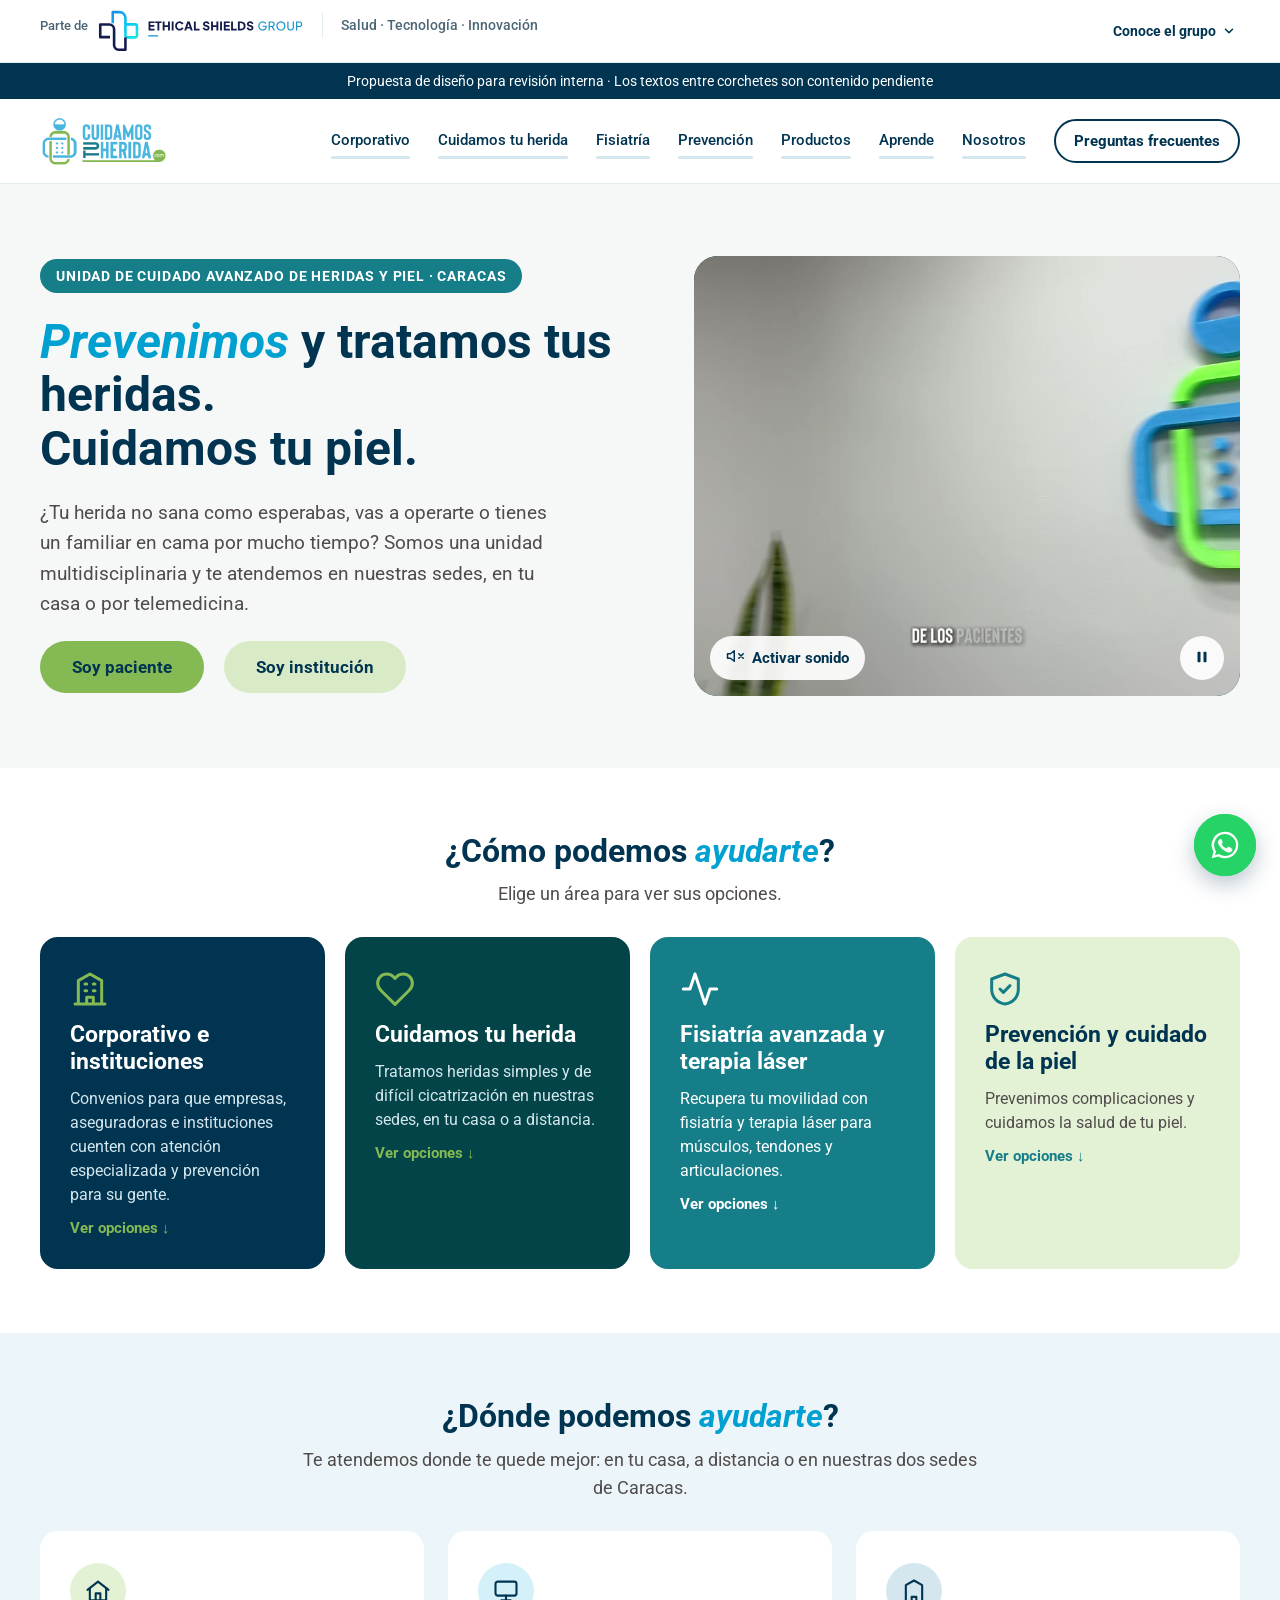
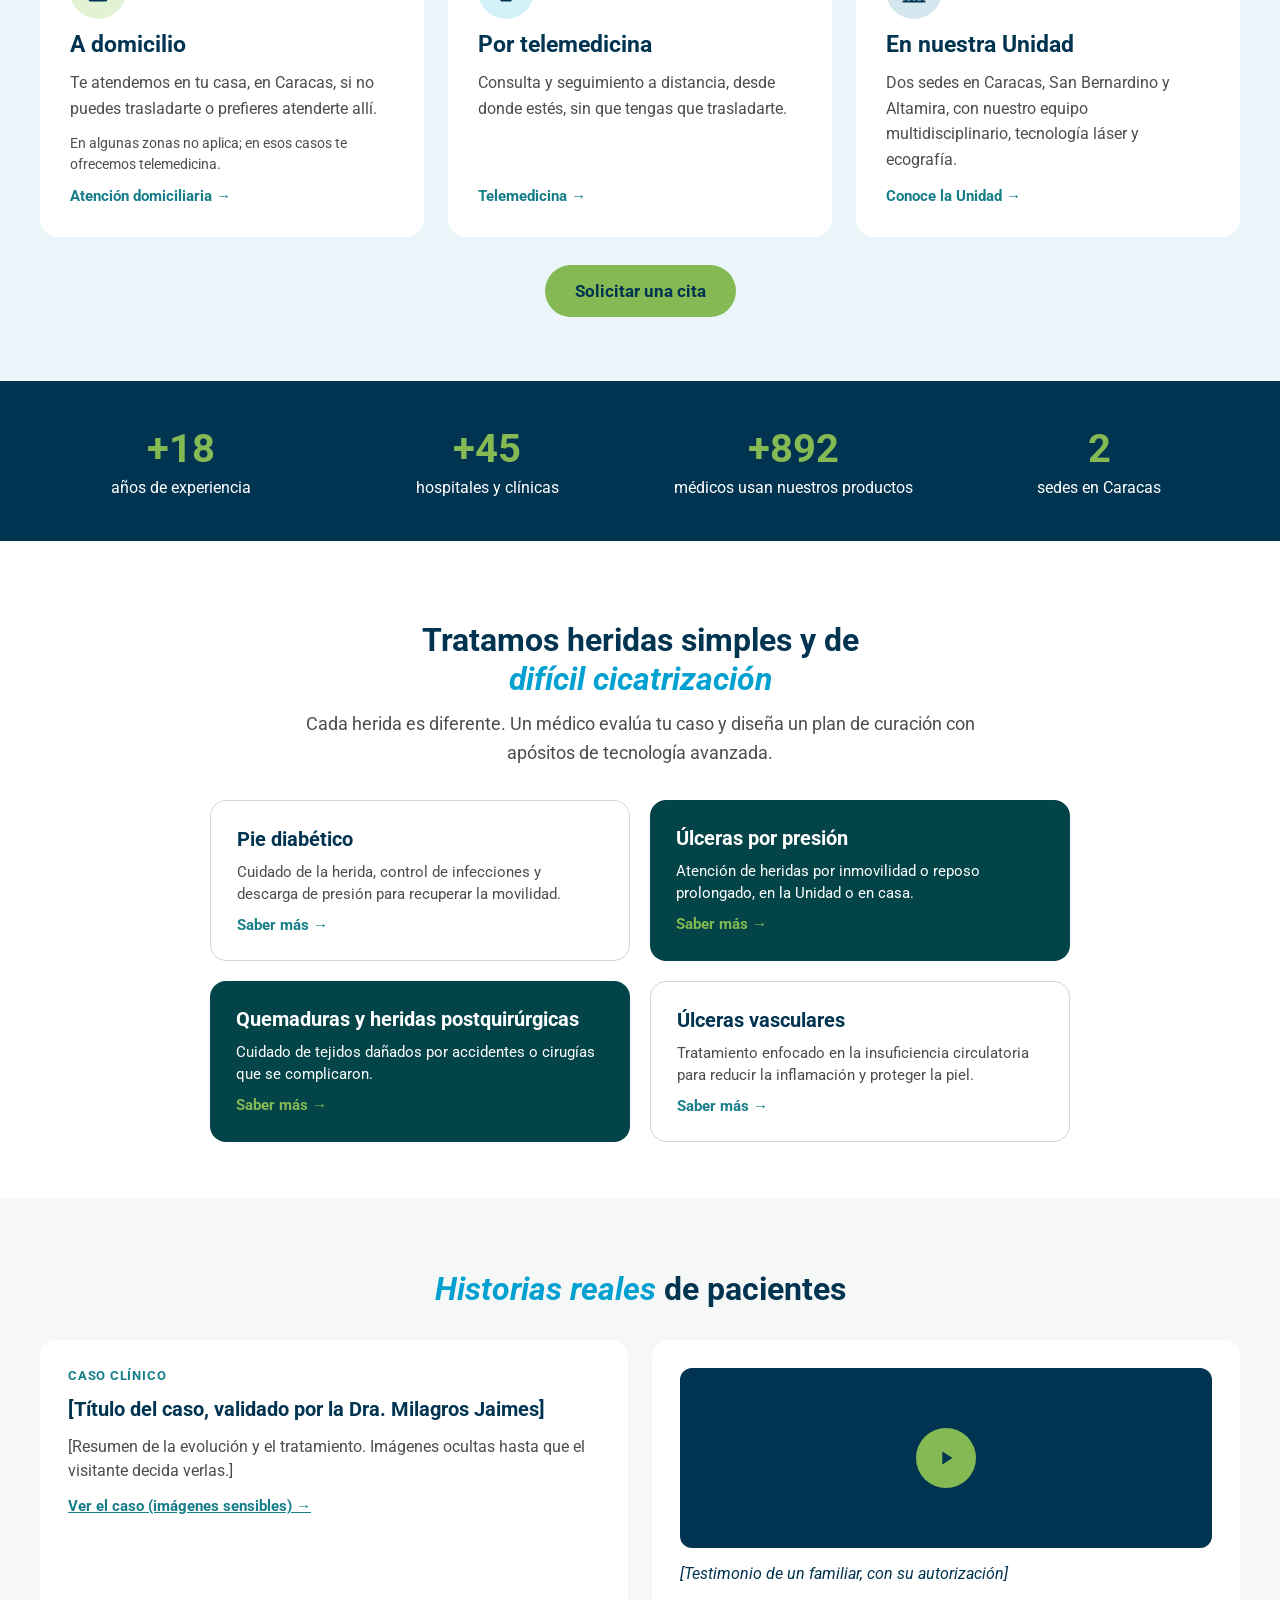
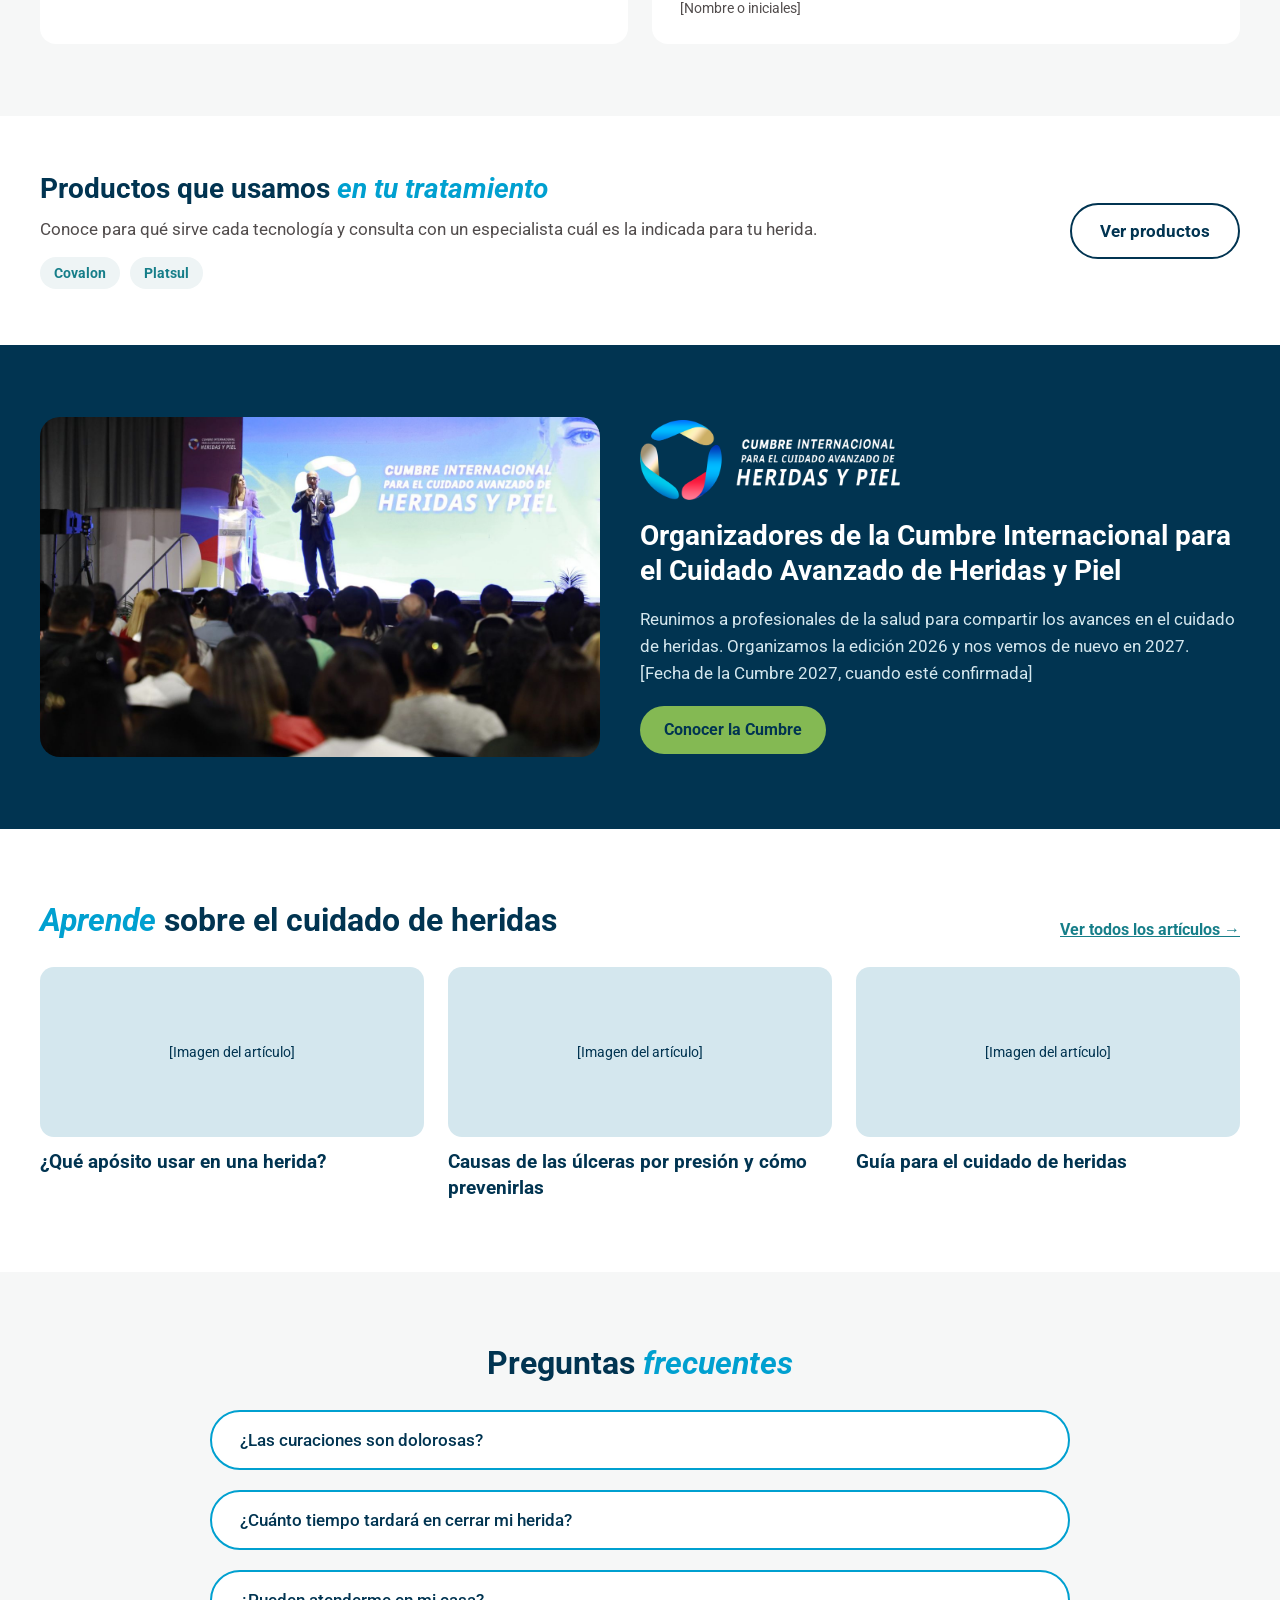
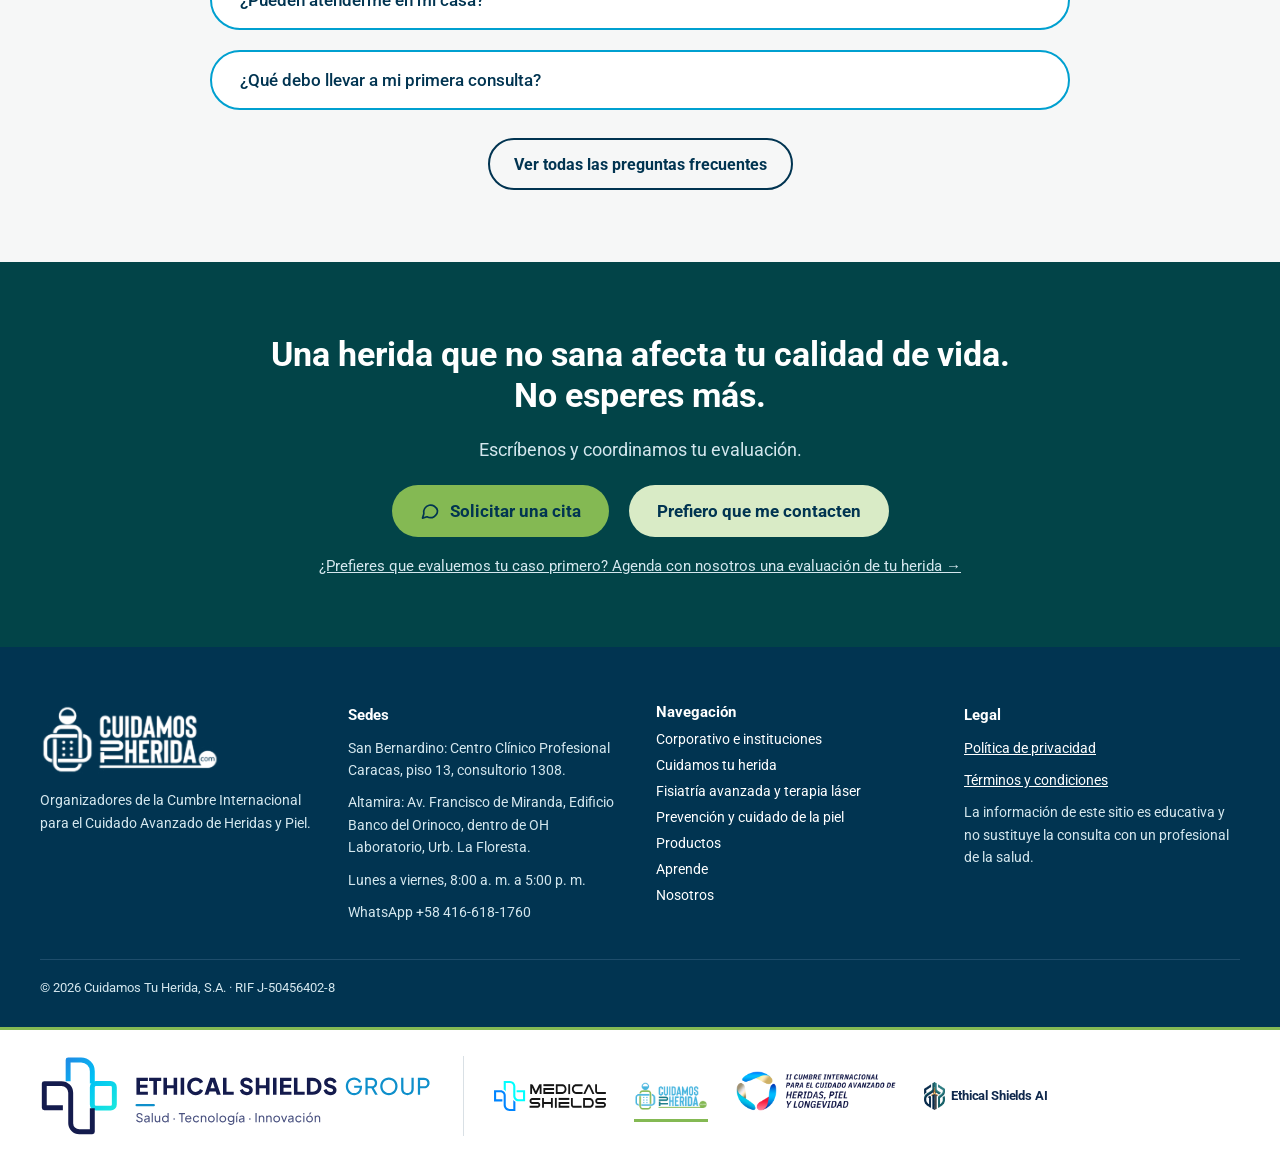
<file: index.html>
<!doctype html>
<html lang="es">
<head>
<meta charset="utf-8">
<meta name="viewport" content="width=device-width, initial-scale=1">
<meta name="robots" content="noindex, nofollow">
<title>CTH — Inicio · Propuesta para revisión</title>
<link rel="preconnect" href="https://fonts.googleapis.com">
<link rel="stylesheet" href="https://fonts.googleapis.com/css2?family=Roboto:ital,wght@0,400;0,500;0,700;1,700&amp;display=swap">
<style>
body{margin:0;background:#FFFFFF}
a{color:#167E89}a:hover{color:#013451}
summary{cursor:pointer;list-style:none}
summary::-webkit-details-marker{display:none}
.wa-float{position:fixed;right:24px;bottom:24px;z-index:50;width:62px;height:62px;border-radius:999px;background:#25D366;display:flex;align-items:center;justify-content:center;box-shadow:0 8px 22px rgba(1,52,81,.28);transition:transform .2s ease, box-shadow .2s ease}
.wa-float::before{content:"";position:absolute;inset:0;border-radius:999px;border:3px solid #25D366;animation:waPulse 2.4s ease-out infinite}
.wa-float:hover,.wa-float:focus-visible{transform:scale(1.08);box-shadow:0 12px 28px rgba(1,52,81,.35);outline:none}
.wa-tip{position:absolute;right:74px;white-space:nowrap;background:#013451;color:#FFFFFF;font-size:14px;font-weight:700;padding:8px 14px;border-radius:999px;opacity:0;transform:translateX(8px);transition:opacity .2s ease, transform .2s ease;pointer-events:none}
.wa-float:hover .wa-tip,.wa-float:focus-visible .wa-tip{opacity:1;transform:none}
@keyframes waPulse{0%{transform:scale(1);opacity:.7}100%{transform:scale(1.55);opacity:0}}
@media (prefers-reduced-motion: reduce){.wa-float::before{animation:none;opacity:0}.wa-float{transition:none}}
.nav-link{position:relative;padding:8px 0 10px;transition:color .2s ease}
.nav-link::after{content:"";position:absolute;left:0;right:0;bottom:0;height:3px;border-radius:3px;background:#D4E7EE;transition:background .2s ease, box-shadow .2s ease}
.nav-link:hover,.nav-link:focus-visible{color:#167E89 !important;outline:none}
.nav-link:hover::after,.nav-link:focus-visible::after{background:#00A0D0;box-shadow:0 0 10px rgba(0,160,208,.8)}
.nav-faq{transition:background .2s ease, color .2s ease}
.nav-faq:hover,.nav-faq:focus-visible{background:#013451 !important;color:#FFFFFF !important}
.nav-toggle{display:none;align-items:center;gap:8px;min-height:44px;padding:0 18px;border-radius:999px;border:2px solid #013451;background:#FFFFFF;color:#013451;font-family:Roboto,Arial,sans-serif;font-size:15px;font-weight:700;cursor:pointer}
@media (max-width: 1099px){.nav-toggle{display:inline-flex}.nav-main{display:none !important;width:100%;flex-direction:column;align-items:stretch !important;gap:0 !important;padding:4px 0 8px;border-top:1px solid #E3ECEF}.nav-main.is-open{display:flex !important}.nav-main .nav-link{padding:14px 0}.nav-main .nav-faq{align-self:flex-start;margin-top:12px}}
.inst-photos{-webkit-mask-image:linear-gradient(180deg,transparent,#000 8%,#000 92%,transparent);mask-image:linear-gradient(180deg,transparent,#000 8%,#000 92%,transparent)}
.inst-col{display:flex;flex-direction:column;gap:12px;animation:instUp 32s linear infinite}
.inst-down{animation-name:instDown;animation-duration:38s}
.inst-photos:hover .inst-col{animation-play-state:paused}
@keyframes instUp{from{transform:translateY(0)}to{transform:translateY(calc(-50% - 6px))}}
@keyframes instDown{from{transform:translateY(calc(-50% - 6px))}to{transform:translateY(0)}}
.inst-card{transition:transform .2s ease, box-shadow .2s ease, border-color .2s ease}
.inst-card:hover{transform:translateX(-4px);border-color:#1664AC !important;box-shadow:6px 8px 0 #1664AC}
.need-card{transition:transform .25s ease, box-shadow .25s ease, border-color .25s ease}
.need-card:hover,.need-card:focus-visible{transform:translateY(-8px);border-color:#00A0D0 !important;box-shadow:0 0 0 3px rgba(0,160,208,.35),0 0 22px rgba(0,160,208,.45),0 18px 36px rgba(1,52,81,.18);outline:none}
.step-reveal{opacity:0;transform:translateY(28px);transition:opacity .6s ease, transform .6s ease}
.steps-in .step-reveal{opacity:1;transform:none}
.step-card{transition:transform .25s ease, box-shadow .25s ease, border-color .25s ease}
.step-card:hover,.step-card:focus-within{transform:translate(-4px,-6px)}
.step-c1:hover,.step-c1:focus-within{box-shadow:10px 12px 0 #00A0D0;border-color:#00A0D0 !important}
.step-c2:hover,.step-c2:focus-within{box-shadow:10px 12px 0 #84B953;border-color:#84B953 !important}
.step-c3:hover,.step-c3:focus-within{box-shadow:10px 12px 0 #013451;border-color:#013451 !important}
.step-card:hover .step-icon{animation:stepPop .5s ease}
.step-card.is-active{transform:translate(-4px,-6px)}
.step-c1.is-active{box-shadow:10px 12px 0 #00A0D0;border-color:#00A0D0 !important}
.step-c2.is-active{box-shadow:10px 12px 0 #84B953;border-color:#84B953 !important}
.step-c3.is-active{box-shadow:10px 12px 0 #013451;border-color:#013451 !important}
.spec-tile{transition:transform .2s ease, box-shadow .2s ease, border-color .2s ease}
.spec-tile:hover,.spec-tile:focus-visible{transform:translateY(-4px);border-color:#00A0D0 !important;box-shadow:0 0 0 3px rgba(0,160,208,.25),0 10px 22px rgba(1,52,81,.12);outline:none}
.spec-tile.is-active{border-color:#84B953 !important;box-shadow:6px 8px 0 #84B953;transform:translate(-3px,-4px)}
.spec-tile.spec-dark.is-active{box-shadow:6px 8px 0 #84B953}
.step-panel{padding:32px;animation:panelIn .35s ease}
@keyframes panelIn{from{opacity:0;transform:translateY(-10px)}to{opacity:1;transform:none}}
.cal-check{stroke-dasharray:12;stroke-dashoffset:12}
.steps-in .cal-check{animation:drawCheck .6s ease .9s forwards}
.step-card:hover .cal-check{stroke-dashoffset:12;animation:drawCheck .5s ease forwards}
@keyframes stepPop{0%{transform:scale(1)}40%{transform:scale(1.15) rotate(-6deg)}70%{transform:scale(.97) rotate(3deg)}100%{transform:scale(1)}}
@keyframes drawCheck{to{stroke-dashoffset:0}}
@media (prefers-reduced-motion: reduce){.step-reveal{opacity:1;transform:none;transition:none}.step-card{transition:none}.step-card:hover{transform:none}.step-card:hover .step-icon{animation:none}.cal-check{stroke-dashoffset:0;animation:none}.step-panel{animation:none}.step-card.is-active{transform:none}.spec-tile{transition:none}.spec-tile:hover,.spec-tile.is-active{transform:none}.inst-col{animation:none}.inst-card{transition:none}.inst-card:hover{transform:none}}
@media (prefers-reduced-motion: reduce){.need-card{transition:none}.need-card:hover,.need-card:focus-visible{transform:none}}
.mod-grid{display:grid;grid-template-columns:1fr;gap:20px}
.mod-slot{scroll-margin-top:24px}
.mod-card{width:100%;height:100%;box-sizing:border-box;padding:30px 28px;border-radius:18px;border:2px solid;display:flex;flex-direction:column;gap:12px;text-align:left;cursor:pointer;font-family:Roboto,Arial,sans-serif;transition:transform .25s ease, box-shadow .25s ease}
.mod-card:hover,.mod-card:focus-visible{transform:translateY(-6px);box-shadow:0 0 0 3px rgba(0,160,208,.35),0 18px 36px rgba(1,52,81,.18);outline:none}
.mod-card.is-active{transform:translate(-4px,-6px);box-shadow:10px 12px 0 #00A0D0}
.mod-c3.is-active{box-shadow:10px 12px 0 #84B953}
.mod-panel-in{border-radius:18px;background:#F6F7F7;display:flex;flex-direction:column;gap:18px}
.mod-subgrid{display:grid;grid-template-columns:repeat(auto-fit,minmax(220px,1fr));gap:16px}
.mod-sub{display:flex;flex-direction:column;gap:8px;padding:22px;border-radius:14px;background:#FFFFFF;border:1px solid #C9D9DE;color:#013451;text-decoration:none}
.mod-sub-t{font-size:19px;font-weight:700}
.mod-sub-d{font-size:15px;line-height:1.5;color:#514C4C}
.mod-sub-l{font-size:15px;font-weight:700;color:#167E89;margin-top:auto}
@media (min-width: 900px){.mod-grid{grid-template-columns:repeat(2,1fr)}.mod-panel{order:10;grid-column:1 / -1}}
@media (min-width: 1100px){.mod-grid{grid-template-columns:repeat(4,1fr)}}
@media (prefers-reduced-motion: reduce){.mod-card{transition:none}.mod-card:hover,.mod-card.is-active{transform:none}}
.f-l{display:flex;flex-direction:column;gap:6px;font-size:15px;font-weight:700;color:#013451}
.f-i{min-height:46px;padding:0 14px;border-radius:10px;border:1px solid #C9D9DE;font-family:Roboto,Arial,sans-serif;font-size:16px;font-weight:400;color:#013451;background:#FFFFFF;box-sizing:border-box;width:100%}
.f-i:focus{outline:3px solid rgba(0,160,208,.35);border-color:#00A0D0}
</style>
<link rel="stylesheet" href="assets/grupo.css">
</head>
<body>
<!-- ETHICAL SHIELDS GROUP · ENCABEZADO DEL GRUPO. Visible en la propuesta desde el 19 nov 2026 (pedido de Jenny, para que el equipo lo revise). Lo arma assets/grupo.js con assets/grupo.css; un cambio se hace allí, no en las doce páginas. Regla del grupo del 19 nov (cumbre-web/docs/DECISIONES-VIGENTES.md): en computadora y tablet, «Parte de» + logo compacto + línea divisoria + «Salud · Tecnología · Innovación» + «Conoce el grupo»; en teléfono, sin descriptor. «Conoce el grupo» no es un enlace: abre la lista de las cuatro marcas con «Estás aquí» en CTH. -->
<div data-grupo="barra" class="gbar"></div>
<div role="note" style="background:#013451;color:#FFFFFF;font-family:Roboto,Arial,sans-serif;font-size:14px;text-align:center;padding:10px 16px;">Propuesta de diseño para revisión interna · Los textos entre corchetes son contenido pendiente</div>
<div style="font-family: Roboto, Arial, sans-serif; color: #013451; background: #FFFFFF;">

<!-- CABECERA -->
<header style="border-bottom: 1px solid #E3ECEF; background: #FFFFFF;">
<div style="max-width: 1200px; margin: 0 auto; padding: 16px 24px; display: flex; flex-wrap: wrap; align-items: center; justify-content: space-between; gap: 16px;">
<a href="#inicio" style="display: flex; align-items: center;"><img src="assets/logo-cth.png" alt="Cuidamos Tu Herida" style="height: 52px; width: auto; display: block;"></a>
<button type="button" class="nav-toggle" aria-expanded="false" aria-controls="nav-principal"><svg width="20" height="20" viewBox="0 0 24 24" fill="none" stroke="#013451" stroke-width="2" stroke-linecap="round" aria-hidden="true"><path d="M4 6h16M4 12h16M4 18h16"></path></svg><span class="nav-toggle-t">Menú</span></button>
<nav id="nav-principal" class="nav-main" aria-label="Principal" style="display: flex; flex-wrap: wrap; gap: 28px; align-items: center; font-size: 15px; font-weight: 500;">
<a class="nav-link" href="#corporativo" style="color: #013451; text-decoration: none;">Corporativo</a>
<a class="nav-link" href="#cuidamos-tu-herida" style="color: #013451; text-decoration: none;">Cuidamos tu herida</a>
<a class="nav-link" href="#fisiatria" style="color: #013451; text-decoration: none;">Fisiatría</a>
<a class="nav-link" href="#prevencion-y-piel" style="color: #013451; text-decoration: none;">Prevención</a>
<a class="nav-link" href="productos.html" style="color: #013451; text-decoration: none;">Productos</a>
<a class="nav-link" href="#aprende" style="color: #013451; text-decoration: none;">Aprende</a>
<a class="nav-link" href="#cumbre" style="color: #013451; text-decoration: none;">Nosotros</a>
<a class="nav-faq" href="preguntas-frecuentes.html" style="display: inline-flex; align-items: center; min-height: 40px; padding: 0 18px; border-radius: 999px; border: 2px solid #013451; color: #013451; text-decoration: none; font-weight: 700;">Preguntas frecuentes</a>
</nav>
</div>
</header>

<!-- HERO -->
<section id="inicio" style="background: #F6F7F7;">
<div style="max-width: 1200px; margin: 0 auto; padding: 72px 24px; display: flex; flex-wrap: wrap; align-items: center; gap: 48px;">
<div style="flex: 1 1 480px; display: flex; flex-direction: column; gap: 22px;">
<p style="margin: 0; align-self: flex-start; display: inline-flex; align-items: center; min-height: 34px; padding: 0 16px; border-radius: 999px; background: #167E89; color: #FFFFFF; font-size: 14px; font-weight: 700; letter-spacing: 0.06em; text-transform: uppercase;">Unidad de Cuidado Avanzado de Heridas y Piel · Caracas</p>
<h1 style="margin: 0; font-size: 48px; line-height: 1.12; font-weight: 700; color: #013451;"><em style="color: #00A0D0;">Prevenimos</em> y tratamos tus heridas.<br>Cuidamos tu piel.</h1>
<p style="margin: 0; font-size: 19px; line-height: 1.6; color: #514C4C; max-width: 520px;">¿Tu herida no sana como esperabas, vas a operarte o tienes un familiar en cama por mucho tiempo? Somos una unidad multidisciplinaria y te atendemos en nuestras sedes, en tu casa o por telemedicina.</p>
<div style="display: flex; flex-wrap: wrap; align-items: center; gap: 20px;">
<a href="#cuidamos-tu-herida" style="display: inline-flex; align-items: center; min-height: 52px; padding: 0 32px; border-radius: 999px; background: #84B953; color: #013451; font-weight: 700; font-size: 17px; text-decoration: none;">Soy paciente</a>
<a href="#corporativo" style="display: inline-flex; align-items: center; min-height: 52px; padding: 0 32px; border-radius: 999px; background: #D9EBC6; color: #013451; font-weight: 700; font-size: 17px; text-decoration: none;">Soy institución</a>
</div>
</div>
<div style="flex: 1 1 420px; min-height: 440px; border-radius: 24px; background: #024448; position: relative; overflow: hidden; display: flex; align-items: center; justify-content: center; padding: 24px; box-sizing: border-box;">
<video data-ref="setHeroVideo" src="assets/unidad-completo.mp4" poster="assets/unidad-poster.jpg" autoplay muted loop playsinline aria-label="Video: qué es la Unidad de Cuidamos Tu Herida" style="position: absolute; top: 0; left: 0; width: 100%; height: 100%; object-fit: cover; display: block;"></video>
<button type="button" data-click="toggleSound" data-attr-aria-pressed="soundOn" style="position: absolute; left: 16px; bottom: 16px; min-height: 44px; padding: 0 16px; border-radius: 999px; border: none; background: rgba(255,255,255,0.92); color: #013451; display: flex; align-items: center; gap: 8px; font-family: Roboto, Arial, sans-serif; font-size: 15px; font-weight: 700; cursor: pointer;"><div data-if="heroMuted" hidden><svg width="18" height="18" viewBox="0 0 24 24" fill="none" stroke="#013451" stroke-width="2" stroke-linecap="round" stroke-linejoin="round" aria-hidden="true"><path d="M11 5 6 9H2v6h4l5 4z"></path><path d="m23 9-6 6M17 9l6 6"></path></svg></div><div data-if="soundOn" hidden><svg width="18" height="18" viewBox="0 0 24 24" fill="none" stroke="#013451" stroke-width="2" stroke-linecap="round" stroke-linejoin="round" aria-hidden="true"><path d="M11 5 6 9H2v6h4l5 4z"></path><path d="M15.5 8.5a5 5 0 0 1 0 7M19 5a10 10 0 0 1 0 14"></path></svg></div><span data-text="soundLabel"></span></button>
<button type="button" data-click="toggleHero" data-attr-aria-label="heroLabel" style="position: absolute; right: 16px; bottom: 16px; width: 44px; height: 44px; border-radius: 999px; border: none; background: rgba(255,255,255,0.92); display: flex; align-items: center; justify-content: center; cursor: pointer;">
<div data-if="heroPaused" hidden><svg width="18" height="18" viewBox="0 0 24 24" fill="#013451" aria-hidden="true"><path d="M8 5v14l11-7z"></path></svg></div>
<div data-if="heroPlaying" hidden><svg width="18" height="18" viewBox="0 0 24 24" fill="#013451" aria-hidden="true"><rect x="6" y="5" width="4" height="14" rx="1"></rect><rect x="14" y="5" width="4" height="14" rx="1"></rect></svg></div>
</button>
</div>
</div>
</section>

<!-- CÓMO PODEMOS AYUDARTE: CUATRO MÓDULOS (Fisiatría agregado el 11 nov 2026) -->
<section id="servicios" aria-labelledby="modulos" style="background: #FFFFFF;">
<div style="max-width: 1200px; margin: 0 auto; padding: 64px 24px; display: flex; flex-direction: column; gap: 28px;">
<div style="display: flex; flex-direction: column; gap: 10px; text-align: center; align-items: center;">
<h2 id="modulos" style="margin: 0; font-size: 32px; line-height: 1.2; font-weight: 700;">¿Cómo podemos <em style="color: #00A0D0;">ayudarte</em>?</h2>
<p style="margin: 0; font-size: 18px; line-height: 1.6; color: #514C4C;">Elige un área para ver sus opciones.</p>
</div>
<div class="mod-grid">
<div id="corporativo" class="mod-slot">
<button type="button" data-class="modCorpCls" data-click="pickModCorp" data-attr-aria-expanded="modCorpOpen" aria-controls="mod-corp" class="mod-card" style="background: #013451; color: #FFFFFF; border-color: #013451;">
<svg width="40" height="40" viewBox="0 0 24 24" fill="none" stroke="#84B953" stroke-width="1.8" stroke-linecap="round" stroke-linejoin="round" aria-hidden="true"><path d="M3 21h18M5 21V7l7-4 7 4v14M9 9h1M14 9h1M9 13h1M14 13h1M10 21v-4h4v4"></path></svg>
<span style="font-size: 23px; font-weight: 700;">Corporativo e instituciones</span>
<span style="font-size: 16px; line-height: 1.5; color: #D4E7EE;">Convenios para que empresas, aseguradoras e instituciones cuenten con atención especializada y prevención para su gente.</span>
<span style="font-size: 15px; font-weight: 700; color: #84B953;"><span data-text="modCorpHint"></span></span>
</button>
</div>
<div id="mod-corp" class="mod-panel" data-if="modCorpOpen" hidden aria-live="polite">
<div class="step-panel mod-panel-in">
<p style="margin: 0; font-size: 17px; line-height: 1.6; color: #514C4C;">Llevamos el cuidado de heridas y la prevención a las organizaciones, con convenios a la medida.</p>
<div class="mod-subgrid">
<a href="corporativo.html#empresas" class="need-card mod-sub"><span class="mod-sub-t">Empresas</span><span class="mod-sub-d">Atención y prevención para el personal, también en pymes de alto riesgo.</span><span class="mod-sub-l">Ver más →</span></a>
<a href="corporativo.html#aseguradoras" class="need-card mod-sub"><span class="mod-sub-t">Aseguradoras</span><span class="mod-sub-d">Manejo especializado de los casos de heridas de sus asegurados.</span><span class="mod-sub-l">Ver más →</span></a>
<a href="corporativo.html#instituciones" class="need-card mod-sub"><span class="mod-sub-t">Instituciones</span><span class="mod-sub-d">Convenios para organismos públicos y organizaciones sin fines de lucro.</span><span class="mod-sub-l">Ver más →</span></a>
</div>
</div>
</div>
<div id="cuidamos-tu-herida" class="mod-slot">
<button type="button" data-class="modHeridaCls" data-click="pickModHerida" data-attr-aria-expanded="modHeridaOpen" aria-controls="mod-herida" class="mod-card" style="background: #024448; color: #FFFFFF; border-color: #024448;">
<svg width="40" height="40" viewBox="0 0 24 24" fill="none" stroke="#84B953" stroke-width="1.8" stroke-linecap="round" stroke-linejoin="round" aria-hidden="true"><path d="M20.8 4.6a5.5 5.5 0 0 0-7.8 0L12 5.7l-1-1.1a5.5 5.5 0 0 0-7.8 7.8l1 1.1L12 21.2l7.8-7.7 1-1.1a5.5 5.5 0 0 0 0-7.8z"></path></svg>
<span style="font-size: 23px; font-weight: 700;">Cuidamos tu herida</span>
<span style="font-size: 16px; line-height: 1.5; color: #D4E7EE;">Tratamos heridas simples y de difícil cicatrización en nuestras sedes, en tu casa o a distancia.</span>
<span style="font-size: 15px; font-weight: 700; color: #84B953;"><span data-text="modHeridaHint"></span></span>
</button>
</div>
<div id="mod-herida" class="mod-panel" data-if="modHeridaOpen" hidden aria-live="polite">
<div class="step-panel mod-panel-in">
<p style="margin: 0; font-size: 17px; line-height: 1.6; color: #514C4C;">Un médico evalúa tu caso y diseña tu plan de curación. Te atendemos donde te quede mejor.</p>
<div class="mod-subgrid">
<a href="unidad.html" class="need-card mod-sub"><span class="mod-sub-t">Unidad</span><span class="mod-sub-d">Dos sedes en Caracas, San Bernardino y Altamira, con un equipo multidisciplinario.</span><span class="mod-sub-l">Ver más →</span></a>
<a href="atencion-domiciliaria.html" class="need-card mod-sub"><span class="mod-sub-t">Atención domiciliaria</span><span class="mod-sub-d">Te atendemos en tu casa si no puedes trasladarte.</span><span class="mod-sub-l">Ver más →</span></a>
<a href="telemedicina.html" class="need-card mod-sub"><span class="mod-sub-t">Telemedicina</span><span class="mod-sub-d">Consulta y seguimiento de tu herida a distancia.</span><span class="mod-sub-l">Ver más →</span></a>
<a href="fisiatria.html" class="need-card mod-sub"><span class="mod-sub-t">Fisiatría y terapia láser</span><span class="mod-sub-d">Rehabilitación y terapia láser para músculos, tendones y articulaciones.</span><span class="mod-sub-l">Ver más →</span></a>
</div>
</div>
</div>
<div id="fisiatria" class="mod-slot">
<button type="button" data-class="modFisCls" data-click="pickModFis" data-attr-aria-expanded="modFisOpen" aria-controls="mod-fis" class="mod-card" style="background: #167E89; color: #FFFFFF; border-color: #167E89;">
<svg width="40" height="40" viewBox="0 0 24 24" fill="none" stroke="#FFFFFF" stroke-width="1.8" stroke-linecap="round" stroke-linejoin="round" aria-hidden="true"><path d="M22 12h-4l-3 9L9 3l-3 9H2"></path></svg>
<span style="font-size: 23px; font-weight: 700;">Fisiatría avanzada y terapia láser</span>
<span style="font-size: 16px; line-height: 1.5; color: #FFFFFF;">Recupera tu movilidad con fisiatría y terapia láser para músculos, tendones y articulaciones.</span>
<span style="font-size: 15px; font-weight: 700; color: #FFFFFF;"><span data-text="modFisHint"></span></span>
</button>
</div>
<div id="mod-fis" class="mod-panel" data-if="modFisOpen" hidden aria-live="polite">
<div class="step-panel mod-panel-in">
<p style="margin: 0; font-size: 17px; line-height: 1.6; color: #514C4C;">Nuestros fisiatras evalúan tu caso y definen tu plan, con el mismo equipo láser que usamos en la cicatrización avanzada de heridas.</p>
<div class="mod-subgrid">
<a href="fisiatria.html" class="need-card mod-sub"><span class="mod-sub-t">Terapia láser musculoesquelética</span><span class="mod-sub-d">Tendinitis, fascitis plantar, lesiones deportivas, dolores de columna, artrosis y artritis.</span><span class="mod-sub-l">Ver más →</span></a>
<a href="fisiatria.html#equipo" class="need-card mod-sub"><span class="mod-sub-t">Consulta de fisiatría</span><span class="mod-sub-d">Evaluación y rehabilitación física con nuestros especialistas.</span><span class="mod-sub-l">Ver más →</span></a>
</div>
</div>
</div>
<div id="prevencion-y-piel" class="mod-slot">
<button type="button" data-class="modPrevCls" data-click="pickModPrev" data-attr-aria-expanded="modPrevOpen" aria-controls="mod-prev" class="mod-card" style="background: #E3F1D5; color: #013451; border-color: #E3F1D5;">
<svg width="40" height="40" viewBox="0 0 24 24" fill="none" stroke="#167E89" stroke-width="1.8" stroke-linecap="round" stroke-linejoin="round" aria-hidden="true"><path d="M12 3 4 6v6c0 5 3.4 8.3 8 9 4.6-.7 8-4 8-9V6z"></path><path d="m9 12 2 2 4-4"></path></svg>
<span style="font-size: 23px; font-weight: 700;">Prevención y cuidado de la piel</span>
<span style="font-size: 16px; line-height: 1.5; color: #514C4C;">Prevenimos complicaciones y cuidamos la salud de tu piel.</span>
<span style="font-size: 15px; font-weight: 700; color: #167E89;"><span data-text="modPrevHint"></span></span>
</button>
</div>
<div id="mod-prev" class="mod-panel" data-if="modPrevOpen" hidden aria-live="polite">
<div class="step-panel mod-panel-in">
<p style="margin: 0; font-size: 17px; line-height: 1.6; color: #514C4C;">Actuar a tiempo evita que una herida se complique. Y muy pronto, un área dedicada a tu piel.</p>
<div class="mod-subgrid">
<a href="prevencion-de-complicaciones.html" class="need-card mod-sub"><span class="mod-sub-t">Prevención de complicaciones</span><span class="mod-sub-d">Antes y después de una cirugía, pacientes en cama y personas con diabetes.</span><span class="mod-sub-l">Ver más →</span></a>
<a href="cuidado-de-la-piel.html" class="need-card mod-sub"><span style="align-self: flex-start; display: inline-flex; align-items: center; min-height: 26px; padding: 0 12px; border-radius: 999px; background: #D9EBC6; color: #013451; font-size: 12px; font-weight: 700; letter-spacing: 0.06em; text-transform: uppercase;">Próximamente</span><span class="mod-sub-t">Cuidamos tu piel</span><span class="mod-sub-d">Láser, dermatología, cosmetología y péptidos.</span><span class="mod-sub-l">Ver más →</span></a>
</div>
</div>
</div>
</div>
</div>
</section>

<!-- DÓNDE PODEMOS AYUDARTE (11 nov 2026, pedido del cliente): las tres modalidades como segmento propio, después de los módulos. -->
<section id="donde" aria-labelledby="donde-t" style="background: #ECF5F9;">
<div style="max-width: 1200px; margin: 0 auto; padding: 64px 24px; display: flex; flex-direction: column; gap: 28px;">
<div style="display: flex; flex-direction: column; gap: 10px; text-align: center; align-items: center;">
<h2 id="donde-t" style="margin: 0; font-size: 32px; line-height: 1.2; font-weight: 700;">¿Dónde podemos <em style="color: #00A0D0;">ayudarte</em>?</h2>
<p style="margin: 0; font-size: 18px; line-height: 1.6; color: #514C4C; max-width: 680px;">Te atendemos donde te quede mejor: en tu casa, a distancia o en nuestras dos sedes de Caracas.</p>
</div>
<div style="display: grid; grid-template-columns: repeat(auto-fit, minmax(260px, 1fr)); gap: 24px;">
<a href="atencion-domiciliaria.html" class="need-card" style="padding: 30px 28px; border-radius: 18px; background: #FFFFFF; border: 2px solid #FFFFFF; color: #013451; text-decoration: none; display: flex; flex-direction: column; gap: 12px;"><span style="width: 56px; height: 56px; border-radius: 999px; background: #E3F1D5; display: flex; align-items: center; justify-content: center;"><svg width="28" height="28" viewBox="0 0 24 24" fill="none" stroke="#013451" stroke-width="1.8" stroke-linecap="round" stroke-linejoin="round" aria-hidden="true"><path d="M3 11 12 4l9 7"></path><path d="M5 10v10h14V10"></path><path d="M10 20v-6h4v6"></path></svg></span><span style="font-size: 23px; font-weight: 700;">A domicilio</span><span style="font-size: 16px; line-height: 1.6; color: #514C4C;">Te atendemos en tu casa, en Caracas, si no puedes trasladarte o prefieres atenderte allí.</span><span style="font-size: 14px; line-height: 1.5; color: #514C4C;">En algunas zonas no aplica; en esos casos te ofrecemos telemedicina.</span><span style="margin-top: auto; font-size: 15px; font-weight: 700; color: #167E89;">Atención domiciliaria →</span></a>
<a href="telemedicina.html" class="need-card" style="padding: 30px 28px; border-radius: 18px; background: #FFFFFF; border: 2px solid #FFFFFF; color: #013451; text-decoration: none; display: flex; flex-direction: column; gap: 12px;"><span style="width: 56px; height: 56px; border-radius: 999px; background: #D4F1F9; display: flex; align-items: center; justify-content: center;"><svg width="28" height="28" viewBox="0 0 24 24" fill="none" stroke="#013451" stroke-width="1.8" stroke-linecap="round" stroke-linejoin="round" aria-hidden="true"><rect x="3" y="4" width="18" height="12" rx="2"></rect><path d="M8 20h8M12 16v4"></path></svg></span><span style="font-size: 23px; font-weight: 700;">Por telemedicina</span><span style="font-size: 16px; line-height: 1.6; color: #514C4C;">Consulta y seguimiento a distancia, desde donde estés, sin que tengas que trasladarte.</span><span style="margin-top: auto; font-size: 15px; font-weight: 700; color: #167E89;">Telemedicina →</span></a>
<a href="unidad.html" class="need-card" style="padding: 30px 28px; border-radius: 18px; background: #FFFFFF; border: 2px solid #FFFFFF; color: #013451; text-decoration: none; display: flex; flex-direction: column; gap: 12px;"><span style="width: 56px; height: 56px; border-radius: 999px; background: #D4E7EE; display: flex; align-items: center; justify-content: center;"><svg width="28" height="28" viewBox="0 0 24 24" fill="none" stroke="#013451" stroke-width="1.8" stroke-linecap="round" stroke-linejoin="round" aria-hidden="true"><path d="M3 21h18M5 21V7l7-4 7 4v14M10 21v-4h4v4"></path></svg></span><span style="font-size: 23px; font-weight: 700;">En nuestra Unidad</span><span style="font-size: 16px; line-height: 1.6; color: #514C4C;">Dos sedes en Caracas, San Bernardino y Altamira, con nuestro equipo multidisciplinario, tecnología láser y ecografía.</span><span style="margin-top: auto; font-size: 15px; font-weight: 700; color: #167E89;">Conoce la Unidad →</span></a>
</div>
<a href="https://wa.me/584166181760?text=Hola%2C%20quiero%20agendar%20una%20cita%20(WEB-INICIO)" target="_blank" rel="noopener" style="align-self: center; display: inline-flex; align-items: center; min-height: 52px; padding: 0 30px; border-radius: 999px; background: #84B953; color: #013451; font-weight: 700; font-size: 17px; text-decoration: none;">Solicitar una cita</a>
</div>
</section>

<!-- CIFRAS -->
<section data-ref="setBand" aria-label="Datos de confianza" style="background: #013451; color: #FFFFFF;">
<div style="max-width: 1200px; margin: 0 auto; padding: 44px 24px; display: grid; grid-template-columns: repeat(auto-fit, minmax(220px, 1fr)); gap: 24px; text-align: center;">
<div style="display: flex; flex-direction: column; gap: 6px;"><span style="font-size: 40px; font-weight: 700; color: #84B953; font-variant-numeric: tabular-nums;"><span data-text="years"></span></span><span style="font-size: 16px;">años de experiencia</span></div>
<div style="display: flex; flex-direction: column; gap: 6px;"><span style="font-size: 40px; font-weight: 700; color: #84B953; font-variant-numeric: tabular-nums;"><span data-text="hospitals"></span></span><span style="font-size: 16px;">hospitales y clínicas</span></div>
<div style="display: flex; flex-direction: column; gap: 6px;"><span style="font-size: 40px; font-weight: 700; color: #84B953; font-variant-numeric: tabular-nums;"><span data-text="doctors"></span></span><span style="font-size: 16px;">médicos usan nuestros productos</span></div>
<div style="display: flex; flex-direction: column; gap: 6px;"><span style="font-size: 40px; font-weight: 700; color: #84B953; font-variant-numeric: tabular-nums;"><span data-text="sites"></span></span><span style="font-size: 16px;">sedes en Caracas</span></div>
</div>
</section>

<!-- LESIONES -->
<section id="pacientes" aria-labelledby="lesiones" style="background: #FFFFFF;">
<div style="max-width: 1200px; margin: 0 auto; padding: 80px 24px 56px; display: flex; flex-direction: column; gap: 32px;">
<div style="display: flex; flex-direction: column; gap: 12px; text-align: center; align-items: center;">
<h2 id="lesiones" style="margin: 0; font-size: 32px; line-height: 1.2; font-weight: 700;">Tratamos heridas simples y de<br><em style="color: #00A0D0;">difícil cicatrización</em></h2>
<p style="margin: 0; font-size: 18px; line-height: 1.6; color: #514C4C; max-width: 680px;">Cada herida es diferente. Un médico evalúa tu caso y diseña un plan de curación con apósitos de tecnología avanzada.</p>
</div>
<div style="width: 100%; max-width: 860px; margin: 0 auto; display: grid; grid-template-columns: repeat(auto-fit, minmax(300px, 1fr)); gap: 20px;">
<a href="#pacientes" style="display: flex; flex-direction: column; gap: 10px; padding: 26px; border-radius: 16px; border: 1px solid #C9D9DE; color: #013451; text-decoration: none;"><span style="font-size: 20px; font-weight: 700;">Pie diabético</span><span style="font-size: 15px; line-height: 1.5; color: #514C4C;">Cuidado de la herida, control de infecciones y descarga de presión para recuperar la movilidad.</span><span style="font-size: 15px; font-weight: 700; color: #167E89;">Saber más →</span></a>
<a href="#pacientes" style="display: flex; flex-direction: column; gap: 10px; padding: 26px; border-radius: 16px; background: #024448; color: #FFFFFF; text-decoration: none;"><span style="font-size: 20px; font-weight: 700;">Úlceras por presión</span><span style="font-size: 15px; line-height: 1.5;">Atención de heridas por inmovilidad o reposo prolongado, en la Unidad o en casa.</span><span style="font-size: 15px; font-weight: 700; color: #84B953;">Saber más →</span></a>
<a href="#pacientes" style="display: flex; flex-direction: column; gap: 10px; padding: 26px; border-radius: 16px; background: #024448; color: #FFFFFF; text-decoration: none;"><span style="font-size: 20px; font-weight: 700;">Quemaduras y heridas postquirúrgicas</span><span style="font-size: 15px; line-height: 1.5;">Cuidado de tejidos dañados por accidentes o cirugías que se complicaron.</span><span style="font-size: 15px; font-weight: 700; color: #84B953;">Saber más →</span></a>
<a href="#pacientes" style="display: flex; flex-direction: column; gap: 10px; padding: 26px; border-radius: 16px; border: 1px solid #C9D9DE; color: #013451; text-decoration: none;"><span style="font-size: 20px; font-weight: 700;">Úlceras vasculares</span><span style="font-size: 15px; line-height: 1.5; color: #514C4C;">Tratamiento enfocado en la insuficiencia circulatoria para reducir la inflamación y proteger la piel.</span><span style="font-size: 15px; font-weight: 700; color: #167E89;">Saber más →</span></a>
</div>
</div>
</section>

<!-- ETHICAL SHIELDS GROUP · PUENTE A MEDICAL SHIELDS («Productos que usamos»). Reservado e invisible: se aplica al migrar CTH a Cloudflare Pages (regla del grupo del 19 nov 2026, en cumbre-web/docs/DECISIONES-VIGENTES.md). Se presenta como criterio clínico, nunca como venta al paciente. El texto lo valida la Dra. Milagros Jaimes. -->
<div data-grupo="puente-productos" hidden></div>

<!-- HISTORIAS REALES -->
<section aria-labelledby="historias" style="background: #F6F7F7;">
<div style="max-width: 1200px; margin: 0 auto; padding: 72px 24px; display: flex; flex-direction: column; gap: 32px;">
<h2 id="historias" style="margin: 0; font-size: 32px; line-height: 1.2; font-weight: 700; text-align: center;"><em style="color: #00A0D0;">Historias reales</em> de pacientes</h2>
<div style="display: flex; flex-wrap: wrap; gap: 24px;">
<div style="flex: 1 1 420px; padding: 28px; border-radius: 16px; background: #FFFFFF; display: flex; flex-direction: column; gap: 14px;">
<span style="font-size: 13px; font-weight: 700; color: #167E89; text-transform: uppercase; letter-spacing: 0.06em;">Caso clínico</span>
<span style="font-size: 20px; font-weight: 700;">[Título del caso, validado por la Dra. Milagros Jaimes]</span>
<span style="font-size: 16px; line-height: 1.5; color: #514C4C;">[Resumen de la evolución y el tratamiento. Imágenes ocultas hasta que el visitante decida verlas.]</span>
<a href="#pacientes" style="font-size: 15px; font-weight: 700; color: #167E89;">Ver el caso (imágenes sensibles) →</a>
</div>
<div style="flex: 1 1 420px; padding: 28px; border-radius: 16px; background: #FFFFFF; display: flex; flex-direction: column; gap: 14px;">
<div style="height: 180px; border-radius: 12px; background: #013451; display: flex; align-items: center; justify-content: center;"><button type="button" aria-label="Reproducir el testimonio" style="width: 60px; height: 60px; border-radius: 999px; border: none; background: #84B953; display: flex; align-items: center; justify-content: center; cursor: pointer;"><svg width="22" height="22" viewBox="0 0 24 24" fill="#013451" aria-hidden="true"><path d="M8 5v14l11-7z"></path></svg></button></div>
<span style="font-size: 16px; line-height: 1.5; font-style: italic; color: #013451;">[Testimonio de un familiar, con su autorización]</span>
<span style="font-size: 14px; color: #514C4C;">[Nombre o iniciales]</span>
</div>
</div>
</div>
</section>

<!-- PRODUCTOS (19 nov 2026): bloque corto, después de Historias reales. CTH prefiere no darle tanta publicidad a la venta:
la información completa está en productos.html y en la ficha de cada producto, sin formulario en el inicio. -->
<section id="productos" aria-labelledby="prod" style="background: #FFFFFF;">
<div style="max-width: 1200px; margin: 0 auto; padding: 56px 24px; display: flex; flex-wrap: wrap; align-items: center; justify-content: space-between; gap: 24px 40px;">
<div style="flex: 1 1 520px; display: flex; flex-direction: column; gap: 10px;">
<h2 id="prod" style="margin: 0; font-size: 28px; line-height: 1.2; font-weight: 700;">Productos que usamos <em style="color: #00A0D0;">en tu tratamiento</em></h2>
<p style="margin: 0; font-size: 17px; line-height: 1.6; color: #514C4C;">Conoce para qué sirve cada tecnología y consulta con un especialista cuál es la indicada para tu herida.</p>
<div style="display: flex; flex-wrap: wrap; gap: 10px; margin-top: 4px;"><span style="display: inline-flex; align-items: center; min-height: 32px; padding: 0 14px; border-radius: 999px; background: #EEF4F5; font-size: 14px; font-weight: 700; color: #167E89;">Covalon</span><span style="display: inline-flex; align-items: center; min-height: 32px; padding: 0 14px; border-radius: 999px; background: #EEF4F5; font-size: 14px; font-weight: 700; color: #167E89;">Platsul</span></div>
</div>
<a href="productos.html" style="display: inline-flex; align-items: center; min-height: 52px; padding: 0 28px; border-radius: 999px; border: 2px solid #013451; color: #013451; font-weight: 700; font-size: 17px; text-decoration: none;">Ver productos</a>
</div>
</section>

<!-- ETHICAL SHIELDS GROUP · SECCIÓN «UN SOLO ECOSISTEMA». Reservado e invisible: se aplica al migrar CTH a Cloudflare Pages (regla del grupo del 19 nov 2026, en cumbre-web/docs/DECISIONES-VIGENTES.md). «Parte de Ethical Shields Group», logo completo del grupo y cuatro tarjetas del mismo peso, en este orden y con las mismas líneas de la Cumbre (assets/js/ecosistema-propuesta.js): Medical Shields: «Suministro de productos y tecnología para el cuidado de heridas y piel.» · Cuidamos tu Herida: «Atención médica de heridas y piel y fisiatría avanzada, en sede, a domicilio y por telemedicina.» · Cumbre: «Formación y comunidad de los especialistas.» · Ethical Shields AI: «Inteligencia artificial para empresas» y «Implementación de inteligencia artificial en empresas. GesPro, su panel de control financiero.», sin enlace por ahora. Texto de ejemplo para CTH: «Usamos productos de Medical Shields y nuestro equipo se forma con los mejores especialistas en la Cumbre». -->
<section data-grupo="ecosistema" hidden></section>

<!-- CUMBRE -->
<section id="cumbre" aria-labelledby="cumbre-t" style="background: #013451; color: #FFFFFF;">
<div style="max-width: 1200px; margin: 0 auto; padding: 72px 24px; display: flex; flex-wrap: wrap; gap: 40px; align-items: center;">
<img src="assets/cumbre-escenario.jpg" alt="Ponencia en la Cumbre Internacional para el Cuidado Avanzado de Heridas y Piel" style="flex: 1 1 460px; width: 100%; max-width: 560px; height: 340px; object-fit: cover; border-radius: 20px; display: block;">
<div style="flex: 1 1 380px; display: flex; flex-direction: column; gap: 18px;">
<img src="assets/logo-cumbre-blanco.png" alt="Cumbre Internacional para el Cuidado Avanzado de Heridas y Piel" style="width: 260px; height: auto; display: block;">
<h2 id="cumbre-t" style="margin: 0; font-size: 28px; line-height: 1.25; font-weight: 700;">Organizadores de la Cumbre Internacional para el Cuidado Avanzado de Heridas y Piel</h2>
<p style="margin: 0; font-size: 17px; line-height: 1.6; color: #D4E7EE;">Reunimos a profesionales de la salud para compartir los avances en el cuidado de heridas. Organizamos la edición 2026 y nos vemos de nuevo en 2027. [Fecha de la Cumbre 2027, cuando esté confirmada]</p>
<a href="#cumbre" style="align-self: flex-start; display: inline-flex; align-items: center; min-height: 48px; padding: 0 24px; border-radius: 999px; background: #84B953; color: #013451; font-weight: 700; font-size: 16px; text-decoration: none;">Conocer la Cumbre</a>
</div>
</div>
</section>

<!-- APRENDE -->
<section id="aprende" aria-labelledby="aprende-t" style="background: #FFFFFF;">
<div style="max-width: 1200px; margin: 0 auto; padding: 72px 24px; display: flex; flex-direction: column; gap: 28px;">
<div style="display: flex; flex-wrap: wrap; justify-content: space-between; align-items: flex-end; gap: 16px;">
<h2 id="aprende-t" style="margin: 0; font-size: 32px; font-weight: 700;"><em style="color: #00A0D0;">Aprende</em> sobre el cuidado de heridas</h2>
<a href="#aprende" style="font-size: 16px; font-weight: 700;">Ver todos los artículos →</a>
</div>
<div style="display: grid; grid-template-columns: repeat(auto-fit, minmax(280px, 1fr)); gap: 24px;">
<a href="#aprende" style="display: flex; flex-direction: column; gap: 12px; color: #013451; text-decoration: none;"><div style="height: 170px; border-radius: 14px; background: #D4E7EE; display: flex; align-items: center; justify-content: center; font-size: 14px;">[Imagen del artículo]</div><span style="font-size: 19px; font-weight: 700; line-height: 1.35;">¿Qué apósito usar en una herida?</span></a>
<a href="#aprende" style="display: flex; flex-direction: column; gap: 12px; color: #013451; text-decoration: none;"><div style="height: 170px; border-radius: 14px; background: #D4E7EE; display: flex; align-items: center; justify-content: center; font-size: 14px;">[Imagen del artículo]</div><span style="font-size: 19px; font-weight: 700; line-height: 1.35;">Causas de las úlceras por presión y cómo prevenirlas</span></a>
<a href="#aprende" style="display: flex; flex-direction: column; gap: 12px; color: #013451; text-decoration: none;"><div style="height: 170px; border-radius: 14px; background: #D4E7EE; display: flex; align-items: center; justify-content: center; font-size: 14px;">[Imagen del artículo]</div><span style="font-size: 19px; font-weight: 700; line-height: 1.35;">Guía para el cuidado de heridas</span></a>
</div>
</div>
</section>

<!-- PREGUNTAS FRECUENTES -->
<section aria-labelledby="faq" style="background: #F6F7F7;">
<div style="max-width: 860px; margin: 0 auto; padding: 72px 24px; display: flex; flex-direction: column; gap: 20px;">
<h2 id="faq" style="margin: 0 0 8px; font-size: 32px; font-weight: 700; text-align: center;">Preguntas <em style="color: #00A0D0;">frecuentes</em></h2>
<details style="border: 2px solid #00A0D0; border-radius: 999px; background: #FFFFFF; padding: 0 28px;"><summary style="min-height: 56px; display: flex; align-items: center; font-size: 17px; font-weight: 500;">¿Las curaciones son dolorosas?</summary><p style="margin: 0 0 18px; font-size: 16px; line-height: 1.6; color: #514C4C;">Usamos técnicas de limpieza cuidadosas y, si es necesario, anestésicos locales para tu comodidad.</p></details>
<details style="border: 2px solid #00A0D0; border-radius: 999px; background: #FFFFFF; padding: 0 28px;"><summary style="min-height: 56px; display: flex; align-items: center; font-size: 17px; font-weight: 500;">¿Cuánto tiempo tardará en cerrar mi herida?</summary><p style="margin: 0 0 18px; font-size: 16px; line-height: 1.6; color: #514C4C;">Cada paciente es único. Después de evaluar tu herida, el especialista te explica el plan de tratamiento y el tiempo estimado.</p></details>
<details style="border: 2px solid #00A0D0; border-radius: 999px; background: #FFFFFF; padding: 0 28px;"><summary style="min-height: 56px; display: flex; align-items: center; font-size: 17px; font-weight: 500;">¿Pueden atenderme en mi casa?</summary><p style="margin: 0 0 18px; font-size: 16px; line-height: 1.6; color: #514C4C;">Sí. Tenemos atención domiciliaria en Caracas. En algunas zonas no aplica; en esos casos te ofrecemos telemedicina.</p></details>
<details style="border: 2px solid #00A0D0; border-radius: 999px; background: #FFFFFF; padding: 0 28px;"><summary style="min-height: 56px; display: flex; align-items: center; font-size: 17px; font-weight: 500;">¿Qué debo llevar a mi primera consulta?</summary><p style="margin: 0 0 18px; font-size: 16px; line-height: 1.6; color: #514C4C;">Tus informes médicos previos, la lista de medicamentos que tomas y, si tienes, estudios de imagen o exámenes de laboratorio recientes.</p></details>
<a href="preguntas-frecuentes.html" style="align-self: center; margin-top: 8px; display: inline-flex; align-items: center; min-height: 48px; padding: 0 24px; border-radius: 999px; border: 2px solid #013451; color: #013451; font-weight: 700; font-size: 16px; text-decoration: none;">Ver todas las preguntas frecuentes</a>
</div>
</section>

<!-- CTA FINAL -->
<section id="cita" aria-labelledby="cta-final" style="background: #024448; color: #FFFFFF;">
<div style="max-width: 1200px; margin: 0 auto; padding: 72px 24px; display: flex; flex-direction: column; align-items: center; gap: 20px; text-align: center;">
<h2 id="cta-final" style="margin: 0; font-size: 34px; line-height: 1.2; font-weight: 700; max-width: 760px;">Una herida que no sana afecta tu calidad de vida. No esperes más.</h2>
<p style="margin: 0; font-size: 18px; line-height: 1.6; color: #D4E7EE;">Escríbenos y coordinamos tu evaluación.</p>
<div id="contacto" style="display: flex; flex-wrap: wrap; justify-content: center; align-items: center; gap: 20px;">
<a href="https://wa.me/584166181760?text=Hola%2C%20quiero%20agendar%20una%20cita%20(WEB-INICIO)" target="_blank" rel="noopener" style="display: inline-flex; align-items: center; gap: 10px; min-height: 52px; padding: 0 28px; border-radius: 999px; background: #84B953; color: #013451; font-weight: 700; font-size: 17px; text-decoration: none;">
<svg width="20" height="20" viewBox="0 0 24 24" fill="none" stroke="#013451" stroke-width="2" stroke-linecap="round" stroke-linejoin="round" aria-hidden="true"><path d="M21 11.5a8.4 8.4 0 0 1-12.5 7.4L3 20.5l1.6-5.3A8.4 8.4 0 1 1 21 11.5z"></path></svg>
Solicitar una cita</a>
<a href="cita.html" style="display: inline-flex; align-items: center; min-height: 52px; padding: 0 28px; border-radius: 999px; background: #D9EBC6; color: #013451; font-weight: 700; font-size: 17px; text-decoration: none;">Prefiero que me contacten</a>
</div>
<a href="https://wa.me/584166181760?text=Hola%2C%20quisiera%20el%20enlace%20para%20IRIS%20(WEB-INICIO)" target="_blank" rel="noopener" style="font-size: 15px; color: #D4E7EE;">¿Prefieres que evaluemos tu caso primero? Agenda con nosotros una evaluación de tu herida →</a>
</div>
</section>

<!-- FOOTER -->

<footer style="background: #013451; color: #FFFFFF;">
<div style="max-width: 1200px; margin: 0 auto; padding: 56px 24px 32px; display: flex; flex-direction: column; gap: 36px;">
<div style="display: grid; grid-template-columns: repeat(auto-fit, minmax(220px, 1fr)); gap: 32px;">
<div style="display: flex; flex-direction: column; gap: 14px;">
<img src="assets/logo-cth-blanco.png" alt="Cuidamos Tu Herida" style="width: 180px; height: auto; display: block;">
<p style="margin: 0; font-size: 14px; line-height: 1.6; color: #D4E7EE;">Organizadores de la Cumbre Internacional para el Cuidado Avanzado de Heridas y Piel.</p>
</div>
<div style="display: flex; flex-direction: column; gap: 10px; font-size: 14px; line-height: 1.6;">
<span style="font-size: 15px; font-weight: 700;">Sedes</span>
<span style="color: #D4E7EE;">San Bernardino: Centro Clínico Profesional Caracas, piso 13, consultorio 1308.</span>
<span style="color: #D4E7EE;">Altamira: Av. Francisco de Miranda, Edificio Banco del Orinoco, dentro de OH Laboratorio, Urb. La Floresta.</span>
<span style="color: #D4E7EE;">Lunes a viernes, 8:00 a. m. a 5:00 p. m.</span>
<span style="color: #D4E7EE;">WhatsApp +58 416-618-1760</span>
</div>
<nav aria-label="Pie de página" style="display: flex; flex-direction: column; gap: 10px; font-size: 14px;">
<span style="font-size: 15px; font-weight: 700;">Navegación</span>
<a href="#corporativo" style="color: #FFFFFF; text-decoration: none;">Corporativo e instituciones</a>
<a href="#cuidamos-tu-herida" style="color: #FFFFFF; text-decoration: none;">Cuidamos tu herida</a>
<a href="#fisiatria" style="color: #FFFFFF; text-decoration: none;">Fisiatría avanzada y terapia láser</a>
<a href="#prevencion-y-piel" style="color: #FFFFFF; text-decoration: none;">Prevención y cuidado de la piel</a>
<a href="productos.html" style="color: #FFFFFF; text-decoration: none;">Productos</a>
<a href="#aprende" style="color: #FFFFFF; text-decoration: none;">Aprende</a>
<a href="#cumbre" style="color: #FFFFFF; text-decoration: none;">Nosotros</a>
</nav>
<div style="display: flex; flex-direction: column; gap: 10px; font-size: 14px; line-height: 1.6;">
<span style="font-size: 15px; font-weight: 700;">Legal</span>
<a href="#inicio" style="color: #FFFFFF;">Política de privacidad</a>
<a href="#inicio" style="color: #FFFFFF;">Términos y condiciones</a>
<span style="color: #D4E7EE;">La información de este sitio es educativa y no sustituye la consulta con un profesional de la salud.</span>
</div>
</div>
<p style="margin: 0; padding-top: 20px; border-top: 1px solid #1E4D6B; font-size: 13px; color: #D4E7EE;">© 2026 Cuidamos Tu Herida, S.A. · RIF J-50456402-8</p>
</div>
</footer>
<!-- ETHICAL SHIELDS GROUP · PIE DEL GRUPO. Visible en la propuesta desde el 19 nov 2026 (pedido de Jenny). Debajo del pie de CTH, como en la Cumbre. Lo arma assets/grupo.js: logo completo del grupo en tamaño legible y los logos de las cuatro marcas. -->
<div data-grupo="pie" class="gpie"></div>

<a class="wa-float" href="https://wa.me/584166181760?text=Hola%2C%20quiero%20informaci%C3%B3n%20(WEB-INICIO)" target="_blank" rel="noopener" aria-label="Escríbenos por WhatsApp"><svg width="32" height="32" viewBox="0 0 24 24" fill="#FFFFFF" aria-hidden="true"><path d="M12 2a10 10 0 0 0-8.6 15.1L2 22l5-1.3A10 10 0 1 0 12 2zm0 18.2a8.2 8.2 0 0 1-4.2-1.2l-.3-.2-3 .8.8-2.9-.2-.3A8.2 8.2 0 1 1 12 20.2zm4.5-6.1c-.2-.1-1.5-.7-1.7-.8-.2-.1-.4-.1-.6.1l-.8 1c-.1.2-.3.2-.5.1a6.7 6.7 0 0 1-3.3-2.9c-.3-.4.2-.4.7-1.4.1-.2 0-.3 0-.4l-.8-1.8c-.2-.5-.4-.4-.6-.4h-.5a1 1 0 0 0-.7.3 3 3 0 0 0-.9 2.2 5.1 5.1 0 0 0 1.1 2.7 11.7 11.7 0 0 0 4.5 4c1.7.7 2.3.8 3.2.7.5-.1 1.5-.6 1.7-1.2.2-.6.2-1.1.2-1.2-.1-.1-.3-.2-.5-.3z"></path></svg><span class="wa-tip" aria-hidden="true">Escríbenos por WhatsApp</span></a>
</div>

<script src="assets/app.js"></script>
<script src="assets/grupo.js"></script>
</body>
</html>
</file>
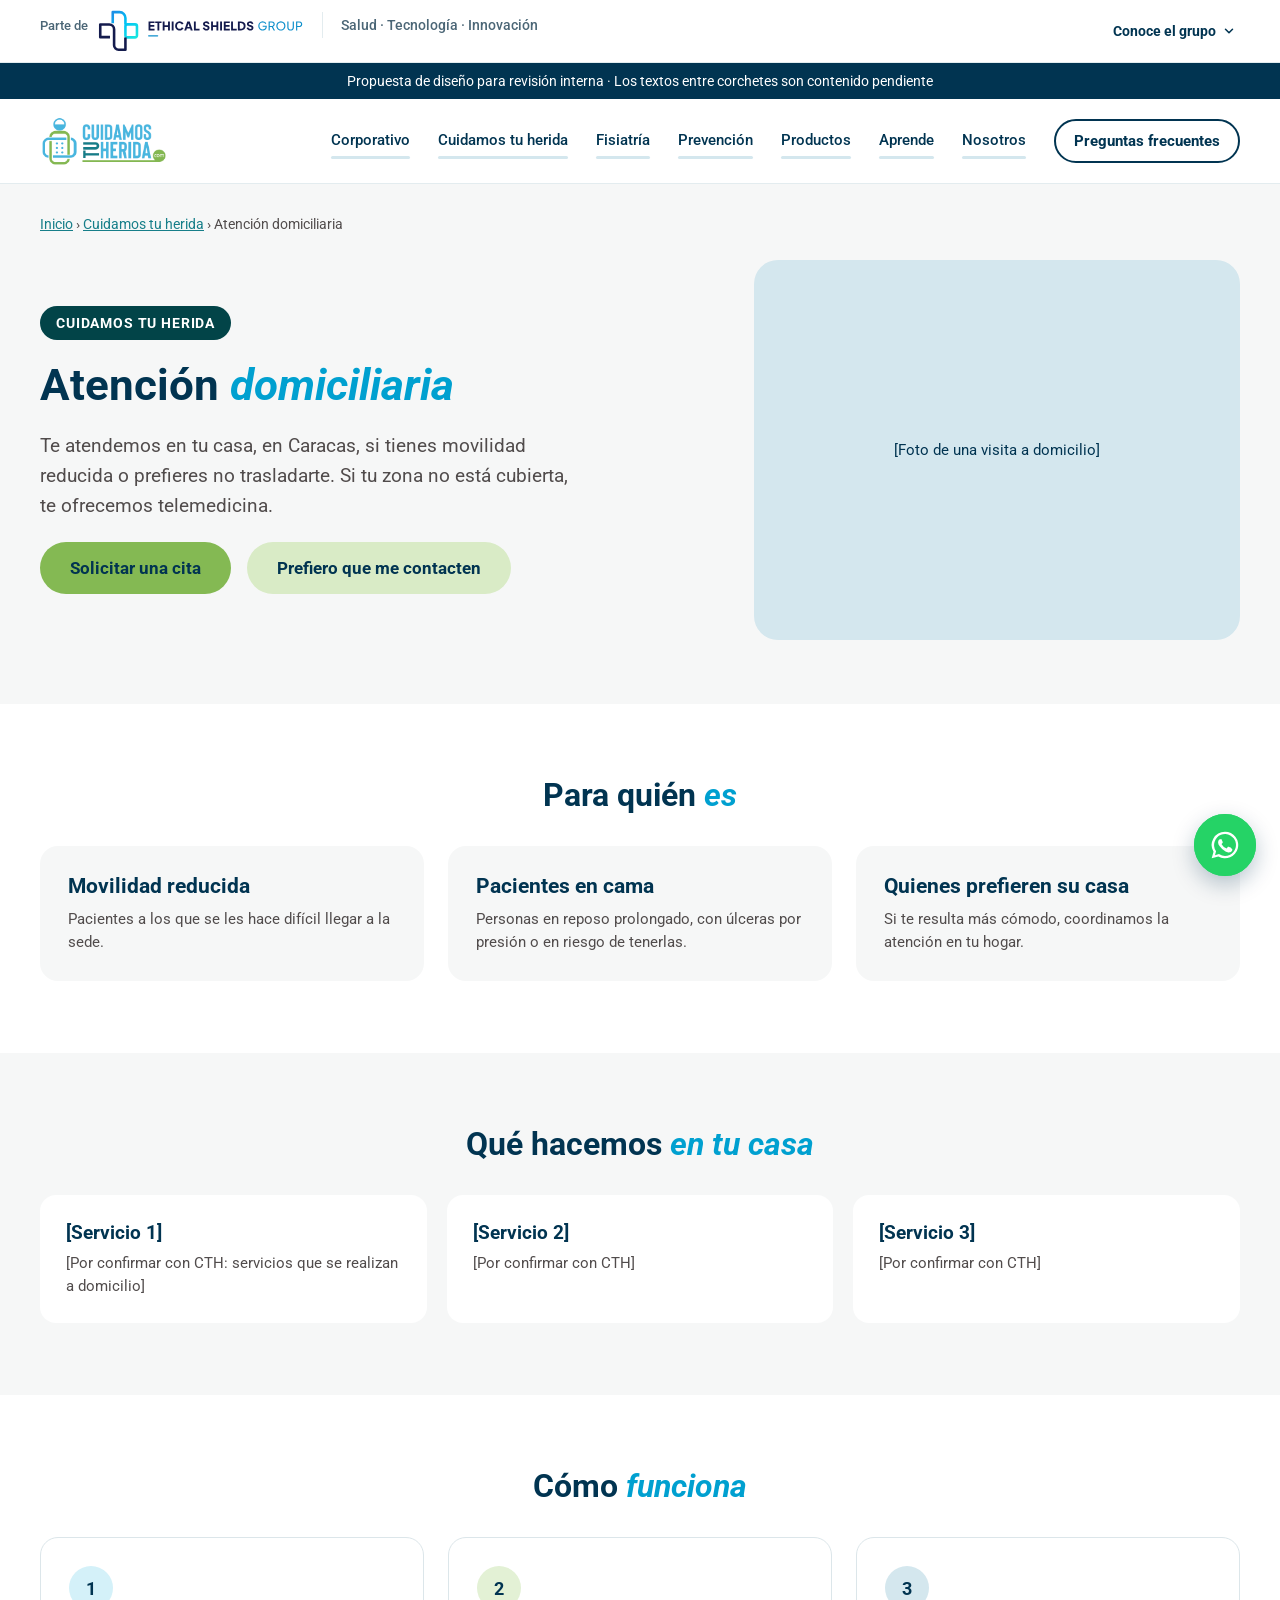
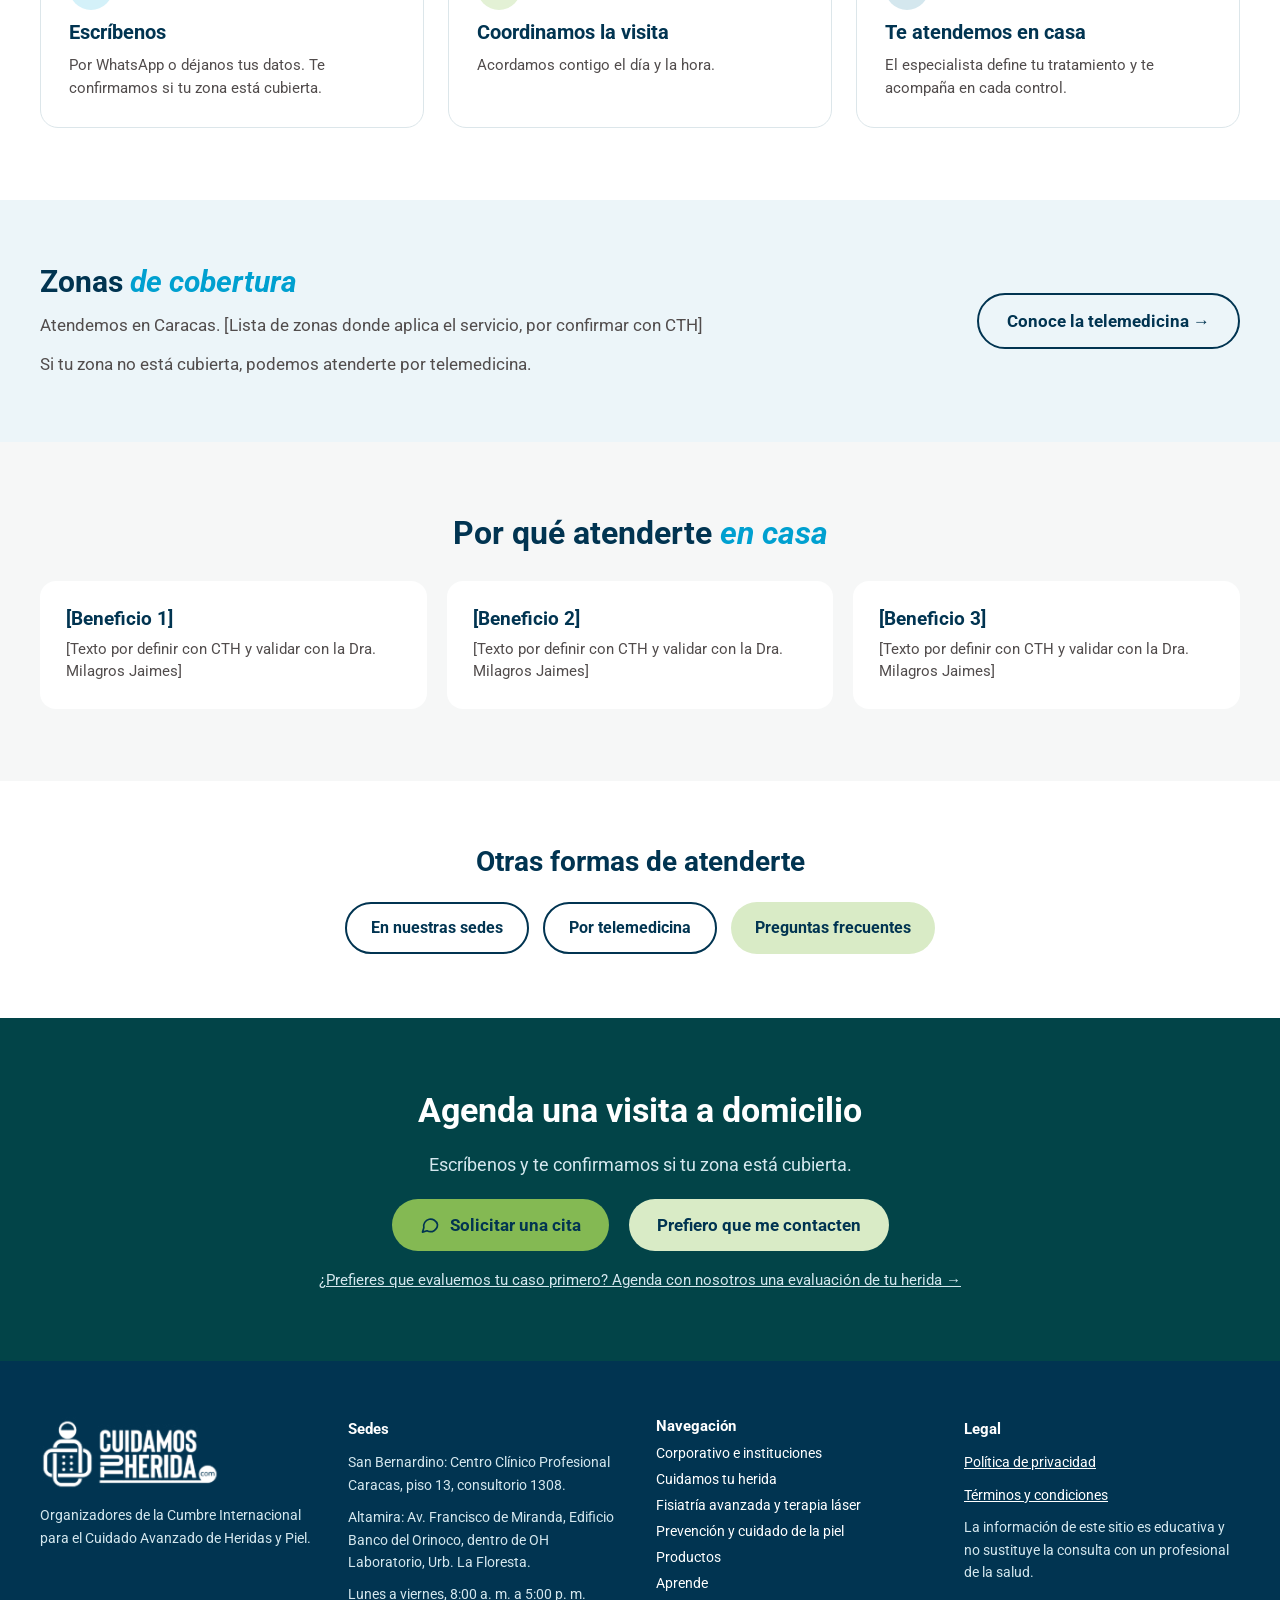
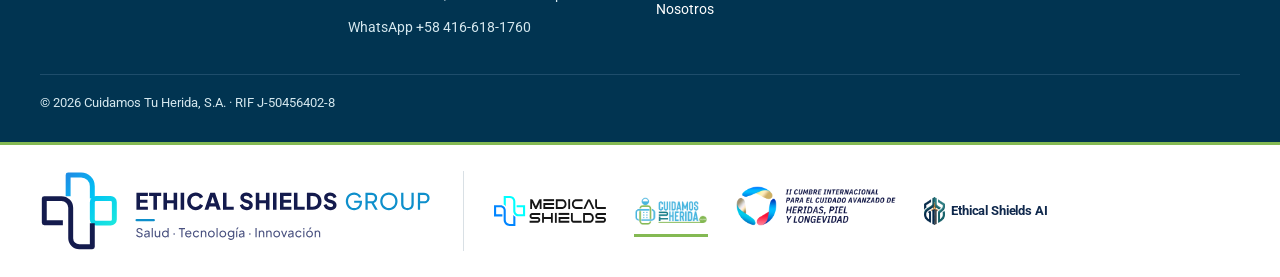
<file: atencion-domiciliaria.html>
<!doctype html>
<html lang="es">
<head>
<meta charset="utf-8">
<meta name="viewport" content="width=device-width, initial-scale=1">
<meta name="robots" content="noindex, nofollow">
<title>Atención domiciliaria · CTH · Propuesta para revisión</title>
<link rel="preconnect" href="https://fonts.googleapis.com">
<link rel="stylesheet" href="https://fonts.googleapis.com/css2?family=Roboto:ital,wght@0,400;0,500;0,700;1,700&amp;display=swap">
<style>
body{margin:0;background:#FFFFFF}
a{color:#167E89}a:hover{color:#013451}
summary{cursor:pointer;list-style:none}
summary::-webkit-details-marker{display:none}
.wa-float{position:fixed;right:24px;bottom:24px;z-index:50;width:62px;height:62px;border-radius:999px;background:#25D366;display:flex;align-items:center;justify-content:center;box-shadow:0 8px 22px rgba(1,52,81,.28);transition:transform .2s ease, box-shadow .2s ease}
.wa-float::before{content:"";position:absolute;inset:0;border-radius:999px;border:3px solid #25D366;animation:waPulse 2.4s ease-out infinite}
.wa-float:hover,.wa-float:focus-visible{transform:scale(1.08);box-shadow:0 12px 28px rgba(1,52,81,.35);outline:none}
.wa-tip{position:absolute;right:74px;white-space:nowrap;background:#013451;color:#FFFFFF;font-size:14px;font-weight:700;padding:8px 14px;border-radius:999px;opacity:0;transform:translateX(8px);transition:opacity .2s ease, transform .2s ease;pointer-events:none}
.wa-float:hover .wa-tip,.wa-float:focus-visible .wa-tip{opacity:1;transform:none}
@keyframes waPulse{0%{transform:scale(1);opacity:.7}100%{transform:scale(1.55);opacity:0}}
@media (prefers-reduced-motion: reduce){.wa-float::before{animation:none;opacity:0}.wa-float{transition:none}}
.nav-link{position:relative;padding:8px 0 10px;transition:color .2s ease}
.nav-link::after{content:"";position:absolute;left:0;right:0;bottom:0;height:3px;border-radius:3px;background:#D4E7EE;transition:background .2s ease, box-shadow .2s ease}
.nav-link:hover,.nav-link:focus-visible{color:#167E89 !important;outline:none}
.nav-link:hover::after,.nav-link:focus-visible::after{background:#00A0D0;box-shadow:0 0 10px rgba(0,160,208,.8)}
.nav-faq{transition:background .2s ease, color .2s ease}
.nav-faq:hover,.nav-faq:focus-visible{background:#013451 !important;color:#FFFFFF !important}
.nav-toggle{display:none;align-items:center;gap:8px;min-height:44px;padding:0 18px;border-radius:999px;border:2px solid #013451;background:#FFFFFF;color:#013451;font-family:Roboto,Arial,sans-serif;font-size:15px;font-weight:700;cursor:pointer}
@media (max-width: 1099px){.nav-toggle{display:inline-flex}.nav-main{display:none !important;width:100%;flex-direction:column;align-items:stretch !important;gap:0 !important;padding:4px 0 8px;border-top:1px solid #E3ECEF}.nav-main.is-open{display:flex !important}.nav-main .nav-link{padding:14px 0}.nav-main .nav-faq{align-self:flex-start;margin-top:12px}}
.inst-photos{-webkit-mask-image:linear-gradient(180deg,transparent,#000 8%,#000 92%,transparent);mask-image:linear-gradient(180deg,transparent,#000 8%,#000 92%,transparent)}
.inst-col{display:flex;flex-direction:column;gap:12px;animation:instUp 32s linear infinite}
.inst-down{animation-name:instDown;animation-duration:38s}
.inst-photos:hover .inst-col{animation-play-state:paused}
@keyframes instUp{from{transform:translateY(0)}to{transform:translateY(calc(-50% - 6px))}}
@keyframes instDown{from{transform:translateY(calc(-50% - 6px))}to{transform:translateY(0)}}
.inst-card{transition:transform .2s ease, box-shadow .2s ease, border-color .2s ease}
.inst-card:hover{transform:translateX(-4px);border-color:#1664AC !important;box-shadow:6px 8px 0 #1664AC}
.need-card{transition:transform .25s ease, box-shadow .25s ease, border-color .25s ease}
.need-card:hover,.need-card:focus-visible{transform:translateY(-8px);border-color:#00A0D0 !important;box-shadow:0 0 0 3px rgba(0,160,208,.35),0 0 22px rgba(0,160,208,.45),0 18px 36px rgba(1,52,81,.18);outline:none}
.step-reveal{opacity:0;transform:translateY(28px);transition:opacity .6s ease, transform .6s ease}
.steps-in .step-reveal{opacity:1;transform:none}
.step-card{transition:transform .25s ease, box-shadow .25s ease, border-color .25s ease}
.step-card:hover,.step-card:focus-within{transform:translate(-4px,-6px)}
.step-c1:hover,.step-c1:focus-within{box-shadow:10px 12px 0 #00A0D0;border-color:#00A0D0 !important}
.step-c2:hover,.step-c2:focus-within{box-shadow:10px 12px 0 #84B953;border-color:#84B953 !important}
.step-c3:hover,.step-c3:focus-within{box-shadow:10px 12px 0 #013451;border-color:#013451 !important}
.step-card:hover .step-icon{animation:stepPop .5s ease}
.step-card.is-active{transform:translate(-4px,-6px)}
.step-c1.is-active{box-shadow:10px 12px 0 #00A0D0;border-color:#00A0D0 !important}
.step-c2.is-active{box-shadow:10px 12px 0 #84B953;border-color:#84B953 !important}
.step-c3.is-active{box-shadow:10px 12px 0 #013451;border-color:#013451 !important}
.spec-tile{transition:transform .2s ease, box-shadow .2s ease, border-color .2s ease}
.spec-tile:hover,.spec-tile:focus-visible{transform:translateY(-4px);border-color:#00A0D0 !important;box-shadow:0 0 0 3px rgba(0,160,208,.25),0 10px 22px rgba(1,52,81,.12);outline:none}
.spec-tile.is-active{border-color:#84B953 !important;box-shadow:6px 8px 0 #84B953;transform:translate(-3px,-4px)}
.spec-tile.spec-dark.is-active{box-shadow:6px 8px 0 #84B953}
.step-panel{padding:32px;animation:panelIn .35s ease}
@keyframes panelIn{from{opacity:0;transform:translateY(-10px)}to{opacity:1;transform:none}}
.cal-check{stroke-dasharray:12;stroke-dashoffset:12}
.steps-in .cal-check{animation:drawCheck .6s ease .9s forwards}
.step-card:hover .cal-check{stroke-dashoffset:12;animation:drawCheck .5s ease forwards}
@keyframes stepPop{0%{transform:scale(1)}40%{transform:scale(1.15) rotate(-6deg)}70%{transform:scale(.97) rotate(3deg)}100%{transform:scale(1)}}
@keyframes drawCheck{to{stroke-dashoffset:0}}
@media (prefers-reduced-motion: reduce){.step-reveal{opacity:1;transform:none;transition:none}.step-card{transition:none}.step-card:hover{transform:none}.step-card:hover .step-icon{animation:none}.cal-check{stroke-dashoffset:0;animation:none}.step-panel{animation:none}.step-card.is-active{transform:none}.spec-tile{transition:none}.spec-tile:hover,.spec-tile.is-active{transform:none}.inst-col{animation:none}.inst-card{transition:none}.inst-card:hover{transform:none}}
@media (prefers-reduced-motion: reduce){.need-card{transition:none}.need-card:hover,.need-card:focus-visible{transform:none}}
.mod-grid{display:grid;grid-template-columns:1fr;gap:20px}
.mod-slot{scroll-margin-top:24px}
.mod-card{width:100%;height:100%;box-sizing:border-box;padding:30px 28px;border-radius:18px;border:2px solid;display:flex;flex-direction:column;gap:12px;text-align:left;cursor:pointer;font-family:Roboto,Arial,sans-serif;transition:transform .25s ease, box-shadow .25s ease}
.mod-card:hover,.mod-card:focus-visible{transform:translateY(-6px);box-shadow:0 0 0 3px rgba(0,160,208,.35),0 18px 36px rgba(1,52,81,.18);outline:none}
.mod-card.is-active{transform:translate(-4px,-6px);box-shadow:10px 12px 0 #00A0D0}
.mod-c3.is-active{box-shadow:10px 12px 0 #84B953}
.mod-panel-in{border-radius:18px;background:#F6F7F7;display:flex;flex-direction:column;gap:18px}
.mod-subgrid{display:grid;grid-template-columns:repeat(auto-fit,minmax(220px,1fr));gap:16px}
.mod-sub{display:flex;flex-direction:column;gap:8px;padding:22px;border-radius:14px;background:#FFFFFF;border:1px solid #C9D9DE;color:#013451;text-decoration:none}
.mod-sub-t{font-size:19px;font-weight:700}
.mod-sub-d{font-size:15px;line-height:1.5;color:#514C4C}
.mod-sub-l{font-size:15px;font-weight:700;color:#167E89;margin-top:auto}
@media (min-width: 900px){.mod-grid{grid-template-columns:repeat(3,1fr)}.mod-panel{order:10;grid-column:1 / -1}}
@media (prefers-reduced-motion: reduce){.mod-card{transition:none}.mod-card:hover,.mod-card.is-active{transform:none}}
</style>
<link rel="stylesheet" href="assets/grupo.css">
</head>
<body>
<!-- ETHICAL SHIELDS GROUP · ENCABEZADO DEL GRUPO. Visible en la propuesta desde el 19 nov 2026 (pedido de Jenny, para que el equipo lo revise). Lo arma assets/grupo.js con assets/grupo.css; un cambio se hace allí, no en las doce páginas. Regla del grupo del 19 nov (cumbre-web/docs/DECISIONES-VIGENTES.md): en computadora y tablet, «Parte de» + logo compacto + línea divisoria + «Salud · Tecnología · Innovación» + «Conoce el grupo»; en teléfono, sin descriptor. «Conoce el grupo» no es un enlace: abre la lista de las cuatro marcas con «Estás aquí» en CTH. -->
<div data-grupo="barra" class="gbar"></div>
<div role="note" style="background:#013451;color:#FFFFFF;font-family:Roboto,Arial,sans-serif;font-size:14px;text-align:center;padding:10px 16px;">Propuesta de diseño para revisión interna · Los textos entre corchetes son contenido pendiente</div>
<div style="font-family: Roboto, Arial, sans-serif; color: #013451; background: #FFFFFF;">

<!-- CABECERA -->
<header style="border-bottom: 1px solid #E3ECEF; background: #FFFFFF;">
<div style="max-width: 1200px; margin: 0 auto; padding: 16px 24px; display: flex; flex-wrap: wrap; align-items: center; justify-content: space-between; gap: 16px;">
<a href="index.html" style="display: flex; align-items: center;"><img src="assets/logo-cth.png" alt="Cuidamos Tu Herida" style="height: 52px; width: auto; display: block;"></a>
<button type="button" class="nav-toggle" aria-expanded="false" aria-controls="nav-principal"><svg width="20" height="20" viewBox="0 0 24 24" fill="none" stroke="#013451" stroke-width="2" stroke-linecap="round" aria-hidden="true"><path d="M4 6h16M4 12h16M4 18h16"></path></svg><span class="nav-toggle-t">Menú</span></button>
<nav id="nav-principal" class="nav-main" aria-label="Principal" style="display: flex; flex-wrap: wrap; gap: 28px; align-items: center; font-size: 15px; font-weight: 500;">
<a class="nav-link" href="index.html#corporativo" style="color: #013451; text-decoration: none;">Corporativo</a>
<a class="nav-link" href="index.html#cuidamos-tu-herida" style="color: #013451; text-decoration: none;">Cuidamos tu herida</a>
<a class="nav-link" href="index.html#fisiatria" style="color: #013451; text-decoration: none;">Fisiatría</a>
<a class="nav-link" href="index.html#prevencion-y-piel" style="color: #013451; text-decoration: none;">Prevención</a>
<a class="nav-link" href="productos.html" style="color: #013451; text-decoration: none;">Productos</a>
<a class="nav-link" href="index.html#aprende" style="color: #013451; text-decoration: none;">Aprende</a>
<a class="nav-link" href="index.html#cumbre" style="color: #013451; text-decoration: none;">Nosotros</a>
<a class="nav-faq" href="preguntas-frecuentes.html" style="display: inline-flex; align-items: center; min-height: 40px; padding: 0 18px; border-radius: 999px; border: 2px solid #013451; color: #013451; text-decoration: none; font-weight: 700;">Preguntas frecuentes</a>
</nav>
</div>
</header>

<!-- HERO DE LA LANDING -->
<section id="inicio" style="background: #F6F7F7;">
<div style="max-width: 1200px; margin: 0 auto; padding: 32px 24px 64px; display: flex; flex-direction: column; gap: 28px;">
<nav aria-label="Ruta" style="font-size: 14px; color: #514C4C;"><a href="index.html" style="color: #167E89;">Inicio</a> › <a href="index.html#cuidamos-tu-herida" style="color: #167E89;">Cuidamos tu herida</a> › <span aria-current="page">Atención domiciliaria</span></nav>
<div style="display: flex; flex-wrap: wrap; align-items: center; gap: 48px;">
<div style="flex: 1 1 480px; display: flex; flex-direction: column; gap: 20px;">
<p style="margin: 0; align-self: flex-start; display: inline-flex; align-items: center; min-height: 34px; padding: 0 16px; border-radius: 999px; background: #024448; color: #FFFFFF; font-size: 14px; font-weight: 700; letter-spacing: 0.06em; text-transform: uppercase;">Cuidamos tu herida</p>
<h1 style="margin: 0; font-size: 44px; line-height: 1.15; font-weight: 700; color: #013451;">Atención <em style="color: #00A0D0;">domiciliaria</em></h1>
<p style="margin: 0; font-size: 19px; line-height: 1.6; color: #514C4C; max-width: 540px;">Te atendemos en tu casa, en Caracas, si tienes movilidad reducida o prefieres no trasladarte. Si tu zona no está cubierta, te ofrecemos telemedicina.</p>
<div style="display: flex; flex-wrap: wrap; align-items: center; gap: 16px;">
<a href="https://wa.me/584166181760?text=Hola%2C%20quiero%20agendar%20una%20cita%20(WEB-DOMICILIO)" target="_blank" rel="noopener" style="display: inline-flex; align-items: center; min-height: 52px; padding: 0 30px; border-radius: 999px; background: #84B953; color: #013451; font-weight: 700; font-size: 17px; text-decoration: none;">Solicitar una cita</a>
<a href="cita.html" style="display: inline-flex; align-items: center; min-height: 52px; padding: 0 30px; border-radius: 999px; background: #D9EBC6; color: #013451; font-weight: 700; font-size: 17px; text-decoration: none;">Prefiero que me contacten</a>
</div>
</div>
<div style="flex: 1 1 300px; min-width: 0; max-width: 560px; height: 380px; border-radius: 24px; background: #D4E7EE; display: flex; align-items: center; justify-content: center; text-align: center; padding: 24px; box-sizing: border-box; font-size: 15px; color: #013451;">[Foto de una visita a domicilio]</div>
</div>
</div>
</section>

<!-- PARA QUIÉN ES -->
<section aria-labelledby="quien-t" style="background: #FFFFFF;">
<div style="max-width: 1200px; margin: 0 auto; padding: 72px 24px; display: flex; flex-direction: column; gap: 32px;">
<h2 id="quien-t" style="margin: 0; font-size: 32px; font-weight: 700; text-align: center;">Para quién <em style="color: #00A0D0;">es</em></h2>
<div style="display: grid; grid-template-columns: repeat(auto-fit, minmax(260px, 1fr)); gap: 24px;">
<div style="padding: 28px; border-radius: 18px; background: #F6F7F7; display: flex; flex-direction: column; gap: 10px;"><span style="font-size: 21px; font-weight: 700;">Movilidad reducida</span><span style="font-size: 15px; line-height: 1.5; color: #514C4C;">Pacientes a los que se les hace difícil llegar a la sede.</span></div>
<div style="padding: 28px; border-radius: 18px; background: #F6F7F7; display: flex; flex-direction: column; gap: 10px;"><span style="font-size: 21px; font-weight: 700;">Pacientes en cama</span><span style="font-size: 15px; line-height: 1.5; color: #514C4C;">Personas en reposo prolongado, con úlceras por presión o en riesgo de tenerlas.</span></div>
<div style="padding: 28px; border-radius: 18px; background: #F6F7F7; display: flex; flex-direction: column; gap: 10px;"><span style="font-size: 21px; font-weight: 700;">Quienes prefieren su casa</span><span style="font-size: 15px; line-height: 1.5; color: #514C4C;">Si te resulta más cómodo, coordinamos la atención en tu hogar.</span></div>
</div>
</div>
</section>

<!-- QUÉ HACEMOS EN TU CASA -->
<section aria-labelledby="que-t" style="background: #F6F7F7;">
<div style="max-width: 1200px; margin: 0 auto; padding: 72px 24px; display: flex; flex-direction: column; gap: 32px;">
<h2 id="que-t" style="margin: 0; font-size: 32px; font-weight: 700; text-align: center;">Qué hacemos <em style="color: #00A0D0;">en tu casa</em></h2>
<div style="display: grid; grid-template-columns: repeat(auto-fit, minmax(240px, 1fr)); gap: 20px;">
<div style="padding: 26px; border-radius: 16px; background: #FFFFFF; display: flex; flex-direction: column; gap: 8px;"><span style="font-size: 19px; font-weight: 700;">[Servicio 1]</span><span style="font-size: 15px; line-height: 1.5; color: #514C4C;">[Por confirmar con CTH: servicios que se realizan a domicilio]</span></div>
<div style="padding: 26px; border-radius: 16px; background: #FFFFFF; display: flex; flex-direction: column; gap: 8px;"><span style="font-size: 19px; font-weight: 700;">[Servicio 2]</span><span style="font-size: 15px; line-height: 1.5; color: #514C4C;">[Por confirmar con CTH]</span></div>
<div style="padding: 26px; border-radius: 16px; background: #FFFFFF; display: flex; flex-direction: column; gap: 8px;"><span style="font-size: 19px; font-weight: 700;">[Servicio 3]</span><span style="font-size: 15px; line-height: 1.5; color: #514C4C;">[Por confirmar con CTH]</span></div>
</div>
</div>
</section>

<!-- CÓMO FUNCIONA -->
<section aria-labelledby="como-d" style="background: #FFFFFF;">
<div style="max-width: 1200px; margin: 0 auto; padding: 72px 24px; display: flex; flex-direction: column; gap: 32px;">
<h2 id="como-d" style="margin: 0; font-size: 32px; font-weight: 700; text-align: center;">Cómo <em style="color: #00A0D0;">funciona</em></h2>
<ol style="margin: 0; padding: 0; list-style: none; display: grid; grid-template-columns: repeat(auto-fit, minmax(240px, 1fr)); gap: 24px;">
<li style="padding: 28px; border-radius: 18px; border: 1px solid #DCE6EA; display: flex; flex-direction: column; gap: 10px;"><span style="width: 44px; height: 44px; border-radius: 999px; background: #D4F1F9; display: flex; align-items: center; justify-content: center; font-weight: 700; font-size: 18px;">1</span><span style="font-size: 20px; font-weight: 700;">Escríbenos</span><span style="font-size: 15px; line-height: 1.5; color: #514C4C;">Por WhatsApp o déjanos tus datos. Te confirmamos si tu zona está cubierta.</span></li>
<li style="padding: 28px; border-radius: 18px; border: 1px solid #DCE6EA; display: flex; flex-direction: column; gap: 10px;"><span style="width: 44px; height: 44px; border-radius: 999px; background: #E3F1D5; display: flex; align-items: center; justify-content: center; font-weight: 700; font-size: 18px;">2</span><span style="font-size: 20px; font-weight: 700;">Coordinamos la visita</span><span style="font-size: 15px; line-height: 1.5; color: #514C4C;">Acordamos contigo el día y la hora.</span></li>
<li style="padding: 28px; border-radius: 18px; border: 1px solid #DCE6EA; display: flex; flex-direction: column; gap: 10px;"><span style="width: 44px; height: 44px; border-radius: 999px; background: #D4E7EE; display: flex; align-items: center; justify-content: center; font-weight: 700; font-size: 18px;">3</span><span style="font-size: 20px; font-weight: 700;">Te atendemos en casa</span><span style="font-size: 15px; line-height: 1.5; color: #514C4C;">El especialista define tu tratamiento y te acompaña en cada control.</span></li>
</ol>
</div>
</section>

<!-- COBERTURA -->
<section id="cobertura" aria-labelledby="cob-t" style="background: #ECF5F9;">
<div style="max-width: 1200px; margin: 0 auto; padding: 64px 24px; display: flex; flex-wrap: wrap; gap: 32px; align-items: center; justify-content: space-between;">
<div style="flex: 1 1 420px; display: flex; flex-direction: column; gap: 12px;">
<h2 id="cob-t" style="margin: 0; font-size: 30px; line-height: 1.2; font-weight: 700;">Zonas <em style="color: #00A0D0;">de cobertura</em></h2>
<p style="margin: 0; font-size: 17px; line-height: 1.6; color: #514C4C;">Atendemos en Caracas. [Lista de zonas donde aplica el servicio, por confirmar con CTH]</p>
<p style="margin: 0; font-size: 17px; line-height: 1.6; color: #514C4C;">Si tu zona no está cubierta, podemos atenderte por telemedicina.</p>
</div>
<a href="telemedicina.html" style="display: inline-flex; align-items: center; min-height: 52px; padding: 0 28px; border-radius: 999px; border: 2px solid #013451; color: #013451; font-weight: 700; font-size: 17px; text-decoration: none;">Conoce la telemedicina →</a>
</div>
</section>

<!-- BENEFICIOS -->
<section aria-labelledby="benef-t" style="background: #F6F7F7;">
<div style="max-width: 1200px; margin: 0 auto; padding: 72px 24px; display: flex; flex-direction: column; gap: 28px;">
<h2 id="benef-t" style="margin: 0; font-size: 32px; line-height: 1.2; font-weight: 700; text-align: center;">Por qué atenderte <em style="color: #00A0D0;">en casa</em></h2>
<div style="display: grid; grid-template-columns: repeat(auto-fit, minmax(260px, 1fr)); gap: 20px;">
<div style="padding: 26px; border-radius: 16px; background: #FFFFFF; display: flex; flex-direction: column; gap: 8px;"><span style="font-size: 19px; font-weight: 700;">[Beneficio 1]</span><span style="font-size: 15px; line-height: 1.5; color: #514C4C;">[Texto por definir con CTH y validar con la Dra. Milagros Jaimes]</span></div>
<div style="padding: 26px; border-radius: 16px; background: #FFFFFF; display: flex; flex-direction: column; gap: 8px;"><span style="font-size: 19px; font-weight: 700;">[Beneficio 2]</span><span style="font-size: 15px; line-height: 1.5; color: #514C4C;">[Texto por definir con CTH y validar con la Dra. Milagros Jaimes]</span></div>
<div style="padding: 26px; border-radius: 16px; background: #FFFFFF; display: flex; flex-direction: column; gap: 8px;"><span style="font-size: 19px; font-weight: 700;">[Beneficio 3]</span><span style="font-size: 15px; line-height: 1.5; color: #514C4C;">[Texto por definir con CTH y validar con la Dra. Milagros Jaimes]</span></div>
</div>
</div>
</section>

<!-- OTRAS FORMAS Y DUDAS -->
<section aria-labelledby="otras-t" style="background: #FFFFFF;">
<div style="max-width: 1200px; margin: 0 auto; padding: 64px 24px; display: flex; flex-direction: column; gap: 24px; align-items: center; text-align: center;">
<h2 id="otras-t" style="margin: 0; font-size: 28px; font-weight: 700;">Otras formas de atenderte</h2>
<div style="display: flex; flex-wrap: wrap; justify-content: center; gap: 14px;">
<a href="unidad.html" style="display: inline-flex; align-items: center; min-height: 48px; padding: 0 24px; border-radius: 999px; border: 2px solid #013451; color: #013451; font-weight: 700; font-size: 16px; text-decoration: none;">En nuestras sedes</a>
<a href="telemedicina.html" style="display: inline-flex; align-items: center; min-height: 48px; padding: 0 24px; border-radius: 999px; border: 2px solid #013451; color: #013451; font-weight: 700; font-size: 16px; text-decoration: none;">Por telemedicina</a>
<a href="preguntas-frecuentes.html#domicilio" style="display: inline-flex; align-items: center; min-height: 48px; padding: 0 24px; border-radius: 999px; background: #D9EBC6; color: #013451; font-weight: 700; font-size: 16px; text-decoration: none;">Preguntas frecuentes</a>
</div>
</div>
</section>

<!-- CTA FINAL -->
<section id="cita" aria-labelledby="cta-final" style="background: #024448; color: #FFFFFF;">
<div style="max-width: 1200px; margin: 0 auto; padding: 72px 24px; display: flex; flex-direction: column; align-items: center; gap: 20px; text-align: center;">
<h2 id="cta-final" style="margin: 0; font-size: 34px; line-height: 1.2; font-weight: 700; max-width: 760px;">Agenda una visita a domicilio</h2>
<p style="margin: 0; font-size: 18px; line-height: 1.6; color: #D4E7EE;">Escríbenos y te confirmamos si tu zona está cubierta.</p>
<div id="contacto" style="display: flex; flex-wrap: wrap; justify-content: center; align-items: center; gap: 20px;">
<a href="https://wa.me/584166181760?text=Hola%2C%20quiero%20agendar%20una%20cita%20(WEB-DOMICILIO)" target="_blank" rel="noopener" style="display: inline-flex; align-items: center; gap: 10px; min-height: 52px; padding: 0 28px; border-radius: 999px; background: #84B953; color: #013451; font-weight: 700; font-size: 17px; text-decoration: none;">
<svg width="20" height="20" viewBox="0 0 24 24" fill="none" stroke="#013451" stroke-width="2" stroke-linecap="round" stroke-linejoin="round" aria-hidden="true"><path d="M21 11.5a8.4 8.4 0 0 1-12.5 7.4L3 20.5l1.6-5.3A8.4 8.4 0 1 1 21 11.5z"></path></svg>
Solicitar una cita</a>
<a href="cita.html" style="display: inline-flex; align-items: center; min-height: 52px; padding: 0 28px; border-radius: 999px; background: #D9EBC6; color: #013451; font-weight: 700; font-size: 17px; text-decoration: none;">Prefiero que me contacten</a>
</div>
<a href="https://wa.me/584166181760?text=Hola%2C%20quisiera%20el%20enlace%20para%20IRIS%20(WEB-DOMICILIO)" target="_blank" rel="noopener" style="font-size: 15px; color: #D4E7EE;">¿Prefieres que evaluemos tu caso primero? Agenda con nosotros una evaluación de tu herida →</a>
</div>
</section>

<!-- FOOTER -->

<footer style="background: #013451; color: #FFFFFF;">
<div style="max-width: 1200px; margin: 0 auto; padding: 56px 24px 32px; display: flex; flex-direction: column; gap: 36px;">
<div style="display: grid; grid-template-columns: repeat(auto-fit, minmax(220px, 1fr)); gap: 32px;">
<div style="display: flex; flex-direction: column; gap: 14px;">
<img src="assets/logo-cth-blanco.png" alt="Cuidamos Tu Herida" style="width: 180px; height: auto; display: block;">
<p style="margin: 0; font-size: 14px; line-height: 1.6; color: #D4E7EE;">Organizadores de la Cumbre Internacional para el Cuidado Avanzado de Heridas y Piel.</p>
</div>
<div style="display: flex; flex-direction: column; gap: 10px; font-size: 14px; line-height: 1.6;">
<span style="font-size: 15px; font-weight: 700;">Sedes</span>
<span style="color: #D4E7EE;">San Bernardino: Centro Clínico Profesional Caracas, piso 13, consultorio 1308.</span>
<span style="color: #D4E7EE;">Altamira: Av. Francisco de Miranda, Edificio Banco del Orinoco, dentro de OH Laboratorio, Urb. La Floresta.</span>
<span style="color: #D4E7EE;">Lunes a viernes, 8:00 a. m. a 5:00 p. m.</span>
<span style="color: #D4E7EE;">WhatsApp +58 416-618-1760</span>
</div>
<nav aria-label="Pie de página" style="display: flex; flex-direction: column; gap: 10px; font-size: 14px;">
<span style="font-size: 15px; font-weight: 700;">Navegación</span>
<a href="index.html#corporativo" style="color: #FFFFFF; text-decoration: none;">Corporativo e instituciones</a>
<a href="index.html#cuidamos-tu-herida" style="color: #FFFFFF; text-decoration: none;">Cuidamos tu herida</a>
<a href="index.html#fisiatria" style="color: #FFFFFF; text-decoration: none;">Fisiatría avanzada y terapia láser</a>
<a href="index.html#prevencion-y-piel" style="color: #FFFFFF; text-decoration: none;">Prevención y cuidado de la piel</a>
<a href="productos.html" style="color: #FFFFFF; text-decoration: none;">Productos</a>
<a href="index.html#aprende" style="color: #FFFFFF; text-decoration: none;">Aprende</a>
<a href="index.html#cumbre" style="color: #FFFFFF; text-decoration: none;">Nosotros</a>
</nav>
<div style="display: flex; flex-direction: column; gap: 10px; font-size: 14px; line-height: 1.6;">
<span style="font-size: 15px; font-weight: 700;">Legal</span>
<a href="#inicio" style="color: #FFFFFF;">Política de privacidad</a>
<a href="#inicio" style="color: #FFFFFF;">Términos y condiciones</a>
<span style="color: #D4E7EE;">La información de este sitio es educativa y no sustituye la consulta con un profesional de la salud.</span>
</div>
</div>
<p style="margin: 0; padding-top: 20px; border-top: 1px solid #1E4D6B; font-size: 13px; color: #D4E7EE;">© 2026 Cuidamos Tu Herida, S.A. · RIF J-50456402-8</p>
</div>
</footer>
<!-- ETHICAL SHIELDS GROUP · PIE DEL GRUPO. Visible en la propuesta desde el 19 nov 2026 (pedido de Jenny). Debajo del pie de CTH, como en la Cumbre. Lo arma assets/grupo.js: logo completo del grupo en tamaño legible y los logos de las cuatro marcas. -->
<div data-grupo="pie" class="gpie"></div>

<a class="wa-float" href="https://wa.me/584166181760?text=Hola%2C%20quiero%20informaci%C3%B3n%20(WEB-DOMICILIO)" target="_blank" rel="noopener" aria-label="Escríbenos por WhatsApp"><svg width="32" height="32" viewBox="0 0 24 24" fill="#FFFFFF" aria-hidden="true"><path d="M12 2a10 10 0 0 0-8.6 15.1L2 22l5-1.3A10 10 0 1 0 12 2zm0 18.2a8.2 8.2 0 0 1-4.2-1.2l-.3-.2-3 .8.8-2.9-.2-.3A8.2 8.2 0 1 1 12 20.2zm4.5-6.1c-.2-.1-1.5-.7-1.7-.8-.2-.1-.4-.1-.6.1l-.8 1c-.1.2-.3.2-.5.1a6.7 6.7 0 0 1-3.3-2.9c-.3-.4.2-.4.7-1.4.1-.2 0-.3 0-.4l-.8-1.8c-.2-.5-.4-.4-.6-.4h-.5a1 1 0 0 0-.7.3 3 3 0 0 0-.9 2.2 5.1 5.1 0 0 0 1.1 2.7 11.7 11.7 0 0 0 4.5 4c1.7.7 2.3.8 3.2.7.5-.1 1.5-.6 1.7-1.2.2-.6.2-1.1.2-1.2-.1-.1-.3-.2-.5-.3z"></path></svg><span class="wa-tip" aria-hidden="true">Escríbenos por WhatsApp</span></a>
</div>

<script src="assets/app.js"></script>
<script src="assets/grupo.js"></script>
</body>
</html>
</file>
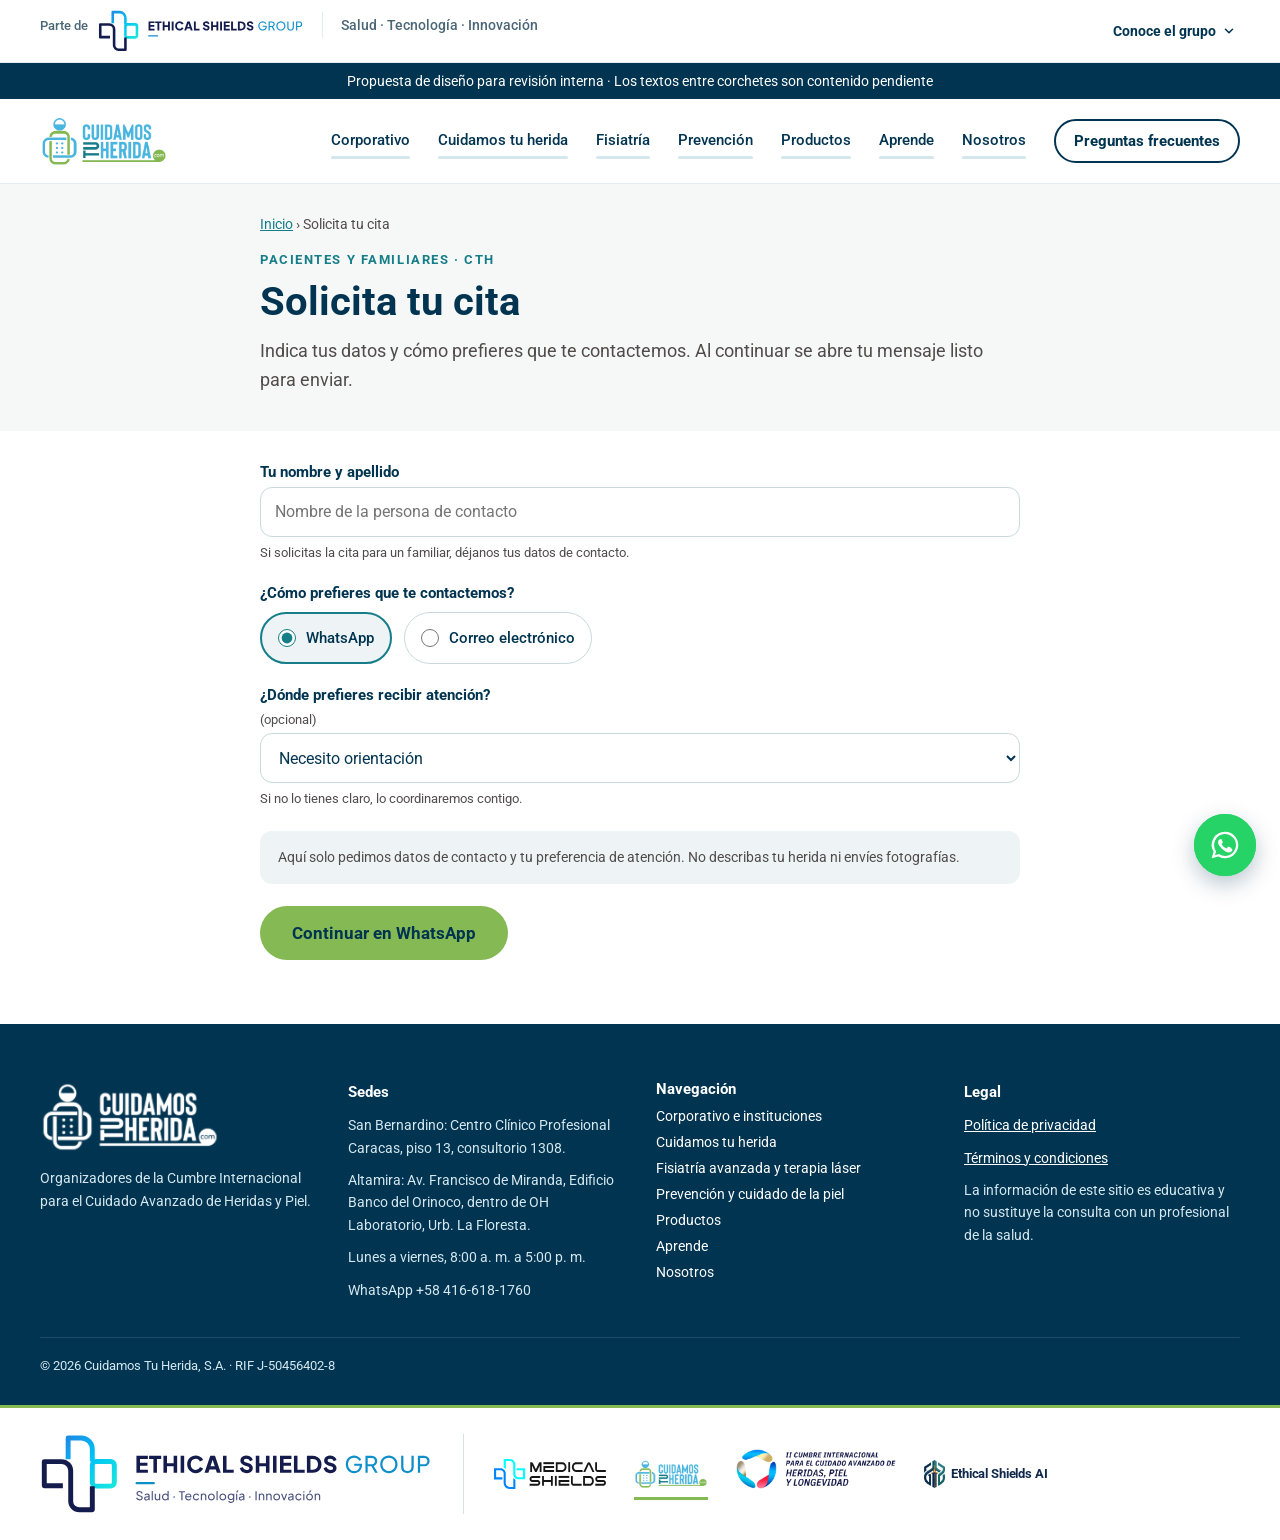
<file: cita.html>
<!doctype html>
<html lang="es">
<head>
<meta charset="utf-8">
<meta name="viewport" content="width=device-width, initial-scale=1">
<meta name="robots" content="noindex, nofollow">
<title>Solicita tu cita · CTH · Propuesta para revisión</title>
<link rel="preconnect" href="https://fonts.googleapis.com">
<link rel="stylesheet" href="https://fonts.googleapis.com/css2?family=Roboto:ital,wght@0,400;0,500;0,700;1,700&amp;display=swap">
<style>
body{margin:0;background:#FFFFFF}
a{color:#167E89}a:hover{color:#013451}
summary{cursor:pointer;list-style:none}
summary::-webkit-details-marker{display:none}
.wa-float{position:fixed;right:24px;bottom:24px;z-index:50;width:62px;height:62px;border-radius:999px;background:#25D366;display:flex;align-items:center;justify-content:center;box-shadow:0 8px 22px rgba(1,52,81,.28);transition:transform .2s ease, box-shadow .2s ease}
.wa-float::before{content:"";position:absolute;inset:0;border-radius:999px;border:3px solid #25D366;animation:waPulse 2.4s ease-out infinite}
.wa-float:hover,.wa-float:focus-visible{transform:scale(1.08);box-shadow:0 12px 28px rgba(1,52,81,.35);outline:none}
.wa-tip{position:absolute;right:74px;white-space:nowrap;background:#013451;color:#FFFFFF;font-size:14px;font-weight:700;padding:8px 14px;border-radius:999px;opacity:0;transform:translateX(8px);transition:opacity .2s ease, transform .2s ease;pointer-events:none}
.wa-float:hover .wa-tip,.wa-float:focus-visible .wa-tip{opacity:1;transform:none}
@keyframes waPulse{0%{transform:scale(1);opacity:.7}100%{transform:scale(1.55);opacity:0}}
@media (prefers-reduced-motion: reduce){.wa-float::before{animation:none;opacity:0}.wa-float{transition:none}}
.nav-link{position:relative;padding:8px 0 10px;transition:color .2s ease}
.nav-link::after{content:"";position:absolute;left:0;right:0;bottom:0;height:3px;border-radius:3px;background:#D4E7EE;transition:background .2s ease, box-shadow .2s ease}
.nav-link:hover,.nav-link:focus-visible{color:#167E89 !important;outline:none}
.nav-link:hover::after,.nav-link:focus-visible::after{background:#00A0D0;box-shadow:0 0 10px rgba(0,160,208,.8)}
.nav-faq{transition:background .2s ease, color .2s ease}
.nav-faq:hover,.nav-faq:focus-visible{background:#013451 !important;color:#FFFFFF !important}
.nav-toggle{display:none;align-items:center;gap:8px;min-height:44px;padding:0 18px;border-radius:999px;border:2px solid #013451;background:#FFFFFF;color:#013451;font-family:Roboto,Arial,sans-serif;font-size:15px;font-weight:700;cursor:pointer}
@media (max-width: 1099px){.nav-toggle{display:inline-flex}.nav-main{display:none !important;width:100%;flex-direction:column;align-items:stretch !important;gap:0 !important;padding:4px 0 8px;border-top:1px solid #E3ECEF}.nav-main.is-open{display:flex !important}.nav-main .nav-link{padding:14px 0}.nav-main .nav-faq{align-self:flex-start;margin-top:12px}}
.inst-photos{-webkit-mask-image:linear-gradient(180deg,transparent,#000 8%,#000 92%,transparent);mask-image:linear-gradient(180deg,transparent,#000 8%,#000 92%,transparent)}
.inst-col{display:flex;flex-direction:column;gap:12px;animation:instUp 32s linear infinite}
.inst-down{animation-name:instDown;animation-duration:38s}
.inst-photos:hover .inst-col{animation-play-state:paused}
@keyframes instUp{from{transform:translateY(0)}to{transform:translateY(calc(-50% - 6px))}}
@keyframes instDown{from{transform:translateY(calc(-50% - 6px))}to{transform:translateY(0)}}
.inst-card{transition:transform .2s ease, box-shadow .2s ease, border-color .2s ease}
.inst-card:hover{transform:translateX(-4px);border-color:#1664AC !important;box-shadow:6px 8px 0 #1664AC}
.need-card{transition:transform .25s ease, box-shadow .25s ease, border-color .25s ease}
.need-card:hover,.need-card:focus-visible{transform:translateY(-8px);border-color:#00A0D0 !important;box-shadow:0 0 0 3px rgba(0,160,208,.35),0 0 22px rgba(0,160,208,.45),0 18px 36px rgba(1,52,81,.18);outline:none}
.step-reveal{opacity:0;transform:translateY(28px);transition:opacity .6s ease, transform .6s ease}
.steps-in .step-reveal{opacity:1;transform:none}
.step-card{transition:transform .25s ease, box-shadow .25s ease, border-color .25s ease}
.step-card:hover,.step-card:focus-within{transform:translate(-4px,-6px)}
.step-c1:hover,.step-c1:focus-within{box-shadow:10px 12px 0 #00A0D0;border-color:#00A0D0 !important}
.step-c2:hover,.step-c2:focus-within{box-shadow:10px 12px 0 #84B953;border-color:#84B953 !important}
.step-c3:hover,.step-c3:focus-within{box-shadow:10px 12px 0 #013451;border-color:#013451 !important}
.step-card:hover .step-icon{animation:stepPop .5s ease}
.step-card.is-active{transform:translate(-4px,-6px)}
.step-c1.is-active{box-shadow:10px 12px 0 #00A0D0;border-color:#00A0D0 !important}
.step-c2.is-active{box-shadow:10px 12px 0 #84B953;border-color:#84B953 !important}
.step-c3.is-active{box-shadow:10px 12px 0 #013451;border-color:#013451 !important}
.spec-tile{transition:transform .2s ease, box-shadow .2s ease, border-color .2s ease}
.spec-tile:hover,.spec-tile:focus-visible{transform:translateY(-4px);border-color:#00A0D0 !important;box-shadow:0 0 0 3px rgba(0,160,208,.25),0 10px 22px rgba(1,52,81,.12);outline:none}
.spec-tile.is-active{border-color:#84B953 !important;box-shadow:6px 8px 0 #84B953;transform:translate(-3px,-4px)}
.spec-tile.spec-dark.is-active{box-shadow:6px 8px 0 #84B953}
.step-panel{padding:32px;animation:panelIn .35s ease}
@keyframes panelIn{from{opacity:0;transform:translateY(-10px)}to{opacity:1;transform:none}}
.cal-check{stroke-dasharray:12;stroke-dashoffset:12}
.steps-in .cal-check{animation:drawCheck .6s ease .9s forwards}
.step-card:hover .cal-check{stroke-dashoffset:12;animation:drawCheck .5s ease forwards}
@keyframes stepPop{0%{transform:scale(1)}40%{transform:scale(1.15) rotate(-6deg)}70%{transform:scale(.97) rotate(3deg)}100%{transform:scale(1)}}
@keyframes drawCheck{to{stroke-dashoffset:0}}
@media (prefers-reduced-motion: reduce){.step-reveal{opacity:1;transform:none;transition:none}.step-card{transition:none}.step-card:hover{transform:none}.step-card:hover .step-icon{animation:none}.cal-check{stroke-dashoffset:0;animation:none}.step-panel{animation:none}.step-card.is-active{transform:none}.spec-tile{transition:none}.spec-tile:hover,.spec-tile.is-active{transform:none}.inst-col{animation:none}.inst-card{transition:none}.inst-card:hover{transform:none}}
@media (prefers-reduced-motion: reduce){.need-card{transition:none}.need-card:hover,.need-card:focus-visible{transform:none}}
.mod-grid{display:grid;grid-template-columns:1fr;gap:20px}
.mod-slot{scroll-margin-top:24px}
.mod-card{width:100%;height:100%;box-sizing:border-box;padding:30px 28px;border-radius:18px;border:2px solid;display:flex;flex-direction:column;gap:12px;text-align:left;cursor:pointer;font-family:Roboto,Arial,sans-serif;transition:transform .25s ease, box-shadow .25s ease}
.mod-card:hover,.mod-card:focus-visible{transform:translateY(-6px);box-shadow:0 0 0 3px rgba(0,160,208,.35),0 18px 36px rgba(1,52,81,.18);outline:none}
.mod-card.is-active{transform:translate(-4px,-6px);box-shadow:10px 12px 0 #00A0D0}
.mod-c3.is-active{box-shadow:10px 12px 0 #84B953}
.mod-panel-in{border-radius:18px;background:#F6F7F7;display:flex;flex-direction:column;gap:18px}
.mod-subgrid{display:grid;grid-template-columns:repeat(auto-fit,minmax(220px,1fr));gap:16px}
.mod-sub{display:flex;flex-direction:column;gap:8px;padding:22px;border-radius:14px;background:#FFFFFF;border:1px solid #C9D9DE;color:#013451;text-decoration:none}
.mod-sub-t{font-size:19px;font-weight:700}
.mod-sub-d{font-size:15px;line-height:1.5;color:#514C4C}
.mod-sub-l{font-size:15px;font-weight:700;color:#167E89;margin-top:auto}
@media (min-width: 900px){.mod-grid{grid-template-columns:repeat(3,1fr)}.mod-panel{order:10;grid-column:1 / -1}}
@media (prefers-reduced-motion: reduce){.mod-card{transition:none}.mod-card:hover,.mod-card.is-active{transform:none}}
</style>
<style>
.f-l{display:flex;flex-direction:column;gap:8px;font-size:15px;font-weight:700;color:#013451}
.f-i{min-height:50px;padding:0 14px;border-radius:12px;border:1px solid #C9D9DE;font-family:Roboto,Arial,sans-serif;font-size:16px;font-weight:400;color:#013451;background:#FFFFFF;box-sizing:border-box;width:100%}
.f-i:focus{outline:3px solid rgba(0,160,208,.35);border-color:#00A0D0}
.f-ayuda{margin:0;font-size:13px;font-weight:400;line-height:1.5;color:#514C4C}
.f-medio{display:flex;flex-wrap:wrap;gap:12px}
.f-medio label{display:inline-flex;align-items:center;gap:10px;min-height:48px;padding:0 16px;border-radius:999px;border:1px solid #C9D9DE;background:#FFFFFF;font-size:15px;font-weight:500;color:#013451;cursor:pointer}
.f-medio label:has(input:checked){border:2px solid #167E89;background:#EEF4F5}
.f-medio input{width:18px;height:18px;margin:0;accent-color:#167E89}
.f-medio label:focus-within{outline:3px solid rgba(0,160,208,.35)}
.prod-card{transition:transform .2s ease, box-shadow .2s ease, border-color .2s ease}
.prod-card:hover,.prod-card:focus-visible{transform:translateY(-4px);border-color:#00A0D0 !important;box-shadow:0 0 0 3px rgba(0,160,208,.25),0 10px 22px rgba(1,52,81,.12);outline:none}
@media (prefers-reduced-motion: reduce){.prod-card{transition:none}.prod-card:hover{transform:none}}
.campo-correo[hidden]{display:none !important}
</style>
<link rel="stylesheet" href="assets/grupo.css">
</head>
<body>
<!-- ETHICAL SHIELDS GROUP · ENCABEZADO DEL GRUPO. Visible en la propuesta desde el 19 nov 2026 (pedido de Jenny, para que el equipo lo revise). Lo arma assets/grupo.js con assets/grupo.css; un cambio se hace allí, no en las doce páginas. Regla del grupo del 19 nov (cumbre-web/docs/DECISIONES-VIGENTES.md): en computadora y tablet, «Parte de» + logo compacto + línea divisoria + «Salud · Tecnología · Innovación» + «Conoce el grupo»; en teléfono, sin descriptor. «Conoce el grupo» no es un enlace: abre la lista de las cuatro marcas con «Estás aquí» en CTH. -->
<div data-grupo="barra" class="gbar"></div>
<div role="note" style="background:#013451;color:#FFFFFF;font-family:Roboto,Arial,sans-serif;font-size:14px;text-align:center;padding:10px 16px;">Propuesta de diseño para revisión interna · Los textos entre corchetes son contenido pendiente</div>
<div style="font-family: Roboto, Arial, sans-serif; color: #013451; background: #FFFFFF;">

<!-- CABECERA -->
<header style="border-bottom: 1px solid #E3ECEF; background: #FFFFFF;">
<div style="max-width: 1200px; margin: 0 auto; padding: 16px 24px; display: flex; flex-wrap: wrap; align-items: center; justify-content: space-between; gap: 16px;">
<a href="index.html" style="display: flex; align-items: center;"><img src="assets/logo-cth.png" alt="Cuidamos Tu Herida" style="height: 52px; width: auto; display: block;"></a>
<button type="button" class="nav-toggle" aria-expanded="false" aria-controls="nav-principal"><svg width="20" height="20" viewBox="0 0 24 24" fill="none" stroke="#013451" stroke-width="2" stroke-linecap="round" aria-hidden="true"><path d="M4 6h16M4 12h16M4 18h16"></path></svg><span class="nav-toggle-t">Menú</span></button>
<nav id="nav-principal" class="nav-main" aria-label="Principal" style="display: flex; flex-wrap: wrap; gap: 28px; align-items: center; font-size: 15px; font-weight: 500;">
<a class="nav-link" href="index.html#corporativo" style="color: #013451; text-decoration: none;">Corporativo</a>
<a class="nav-link" href="index.html#cuidamos-tu-herida" style="color: #013451; text-decoration: none;">Cuidamos tu herida</a>
<a class="nav-link" href="index.html#fisiatria" style="color: #013451; text-decoration: none;">Fisiatría</a>
<a class="nav-link" href="index.html#prevencion-y-piel" style="color: #013451; text-decoration: none;">Prevención</a>
<a class="nav-link" href="productos.html" style="color: #013451; text-decoration: none;">Productos</a>
<a class="nav-link" href="index.html#aprende" style="color: #013451; text-decoration: none;">Aprende</a>
<a class="nav-link" href="index.html#cumbre" style="color: #013451; text-decoration: none;">Nosotros</a>
<a class="nav-faq" href="preguntas-frecuentes.html" style="display: inline-flex; align-items: center; min-height: 40px; padding: 0 18px; border-radius: 999px; border: 2px solid #013451; color: #013451; text-decoration: none; font-weight: 700;">Preguntas frecuentes</a>
</nav>
</div>
</header>

<!-- SOLICITA TU CITA (19 nov 2026). Formulario corto para pacientes y familiares. No guarda datos: assets/cita.js abre WhatsApp
(o el programa de correo, si la persona elige correo) con el mensaje listo y el código WEB-CITA. Sin datos clínicos. -->
<section id="inicio" style="background: #F6F7F7;">
<div style="max-width: 760px; margin: 0 auto; padding: 32px 24px 36px; display: flex; flex-direction: column; gap: 12px;">
<nav aria-label="Ruta" style="font-size: 14px; color: #514C4C;"><a href="index.html" style="color: #167E89;">Inicio</a> › <span aria-current="page">Solicita tu cita</span></nav>
<p style="margin: 8px 0 0; font-size: 13px; font-weight: 700; color: #167E89; text-transform: uppercase; letter-spacing: 0.12em;">Pacientes y familiares · CTH</p>
<h1 style="margin: 0; font-size: 40px; line-height: 1.15; font-weight: 700; color: #013451;">Solicita tu cita</h1>
<p style="margin: 0; font-size: 18px; line-height: 1.6; color: #514C4C;">Indica tus datos y cómo prefieres que te contactemos. Al continuar se abre tu mensaje listo para enviar.</p>
</div>
</section>
<section aria-label="Formulario de cita" style="background: #FFFFFF;">
<form id="form-cita" novalidate style="max-width: 760px; margin: 0 auto; padding: 32px 24px 64px; display: flex; flex-direction: column; gap: 22px; font-family: Roboto, Arial, sans-serif;">
<div style="display: flex; flex-direction: column; gap: 6px;">
<label class="f-l" for="cita-nombre">Tu nombre y apellido</label>
<input class="f-i" id="cita-nombre" type="text" name="nombre" autocomplete="name" required placeholder="Nombre de la persona de contacto">
<p class="f-ayuda">Si solicitas la cita para un familiar, déjanos tus datos de contacto.</p>
</div>
<fieldset style="margin: 0; padding: 0; border: 0; display: flex; flex-direction: column; gap: 10px;">
<legend class="f-l" style="padding: 0; margin-bottom: 10px;">¿Cómo prefieres que te contactemos?</legend>
<div class="f-medio">
<label><input type="radio" name="medio" value="whatsapp" checked> WhatsApp</label>
<label><input type="radio" name="medio" value="correo"> Correo electrónico</label>
</div>
</fieldset>
<div id="campo-correo" hidden class="campo-correo" style="display: flex; flex-direction: column; gap: 6px;">
<label class="f-l" for="cita-correo">Tu correo electrónico</label>
<input class="f-i" id="cita-correo" type="email" name="correo" autocomplete="email" placeholder="nombre@correo.com">
<p class="f-ayuda">Solo necesitamos un medio para contactarte.</p>
</div>
<div style="display: flex; flex-direction: column; gap: 6px;">
<label class="f-l" for="cita-donde">¿Dónde prefieres recibir atención? <span style="font-weight: 400; font-size: 13px; color: #514C4C;">(opcional)</span></label>
<select class="f-i" id="cita-donde" name="donde">
<option value="orientacion">Necesito orientación</option>
<option value="unidad">En la Unidad</option>
<option value="telemedicina">Por telemedicina</option>
<option value="domicilio">A domicilio</option>
</select>
<p class="f-ayuda">Si no lo tienes claro, lo coordinaremos contigo.</p>
</div>
<p style="margin: 0; padding: 16px 18px; border-radius: 12px; background: #EEF4F5; font-size: 14px; line-height: 1.55; color: #514C4C;">Aquí solo pedimos datos de contacto y tu preferencia de atención. No describas tu herida ni envíes fotografías.</p>
<button id="cita-enviar" type="submit" style="align-self: flex-start; min-height: 54px; padding: 0 32px; border-radius: 999px; border: none; background: #84B953; color: #013451; font-family: Roboto, Arial, sans-serif; font-weight: 700; font-size: 17px; cursor: pointer;">Continuar en WhatsApp</button>
</form>
</section>

<!-- FOOTER -->

<footer style="background: #013451; color: #FFFFFF;">
<div style="max-width: 1200px; margin: 0 auto; padding: 56px 24px 32px; display: flex; flex-direction: column; gap: 36px;">
<div style="display: grid; grid-template-columns: repeat(auto-fit, minmax(220px, 1fr)); gap: 32px;">
<div style="display: flex; flex-direction: column; gap: 14px;">
<img src="assets/logo-cth-blanco.png" alt="Cuidamos Tu Herida" style="width: 180px; height: auto; display: block;">
<p style="margin: 0; font-size: 14px; line-height: 1.6; color: #D4E7EE;">Organizadores de la Cumbre Internacional para el Cuidado Avanzado de Heridas y Piel.</p>
</div>
<div style="display: flex; flex-direction: column; gap: 10px; font-size: 14px; line-height: 1.6;">
<span style="font-size: 15px; font-weight: 700;">Sedes</span>
<span style="color: #D4E7EE;">San Bernardino: Centro Clínico Profesional Caracas, piso 13, consultorio 1308.</span>
<span style="color: #D4E7EE;">Altamira: Av. Francisco de Miranda, Edificio Banco del Orinoco, dentro de OH Laboratorio, Urb. La Floresta.</span>
<span style="color: #D4E7EE;">Lunes a viernes, 8:00 a. m. a 5:00 p. m.</span>
<span style="color: #D4E7EE;">WhatsApp +58 416-618-1760</span>
</div>
<nav aria-label="Pie de página" style="display: flex; flex-direction: column; gap: 10px; font-size: 14px;">
<span style="font-size: 15px; font-weight: 700;">Navegación</span>
<a href="index.html#corporativo" style="color: #FFFFFF; text-decoration: none;">Corporativo e instituciones</a>
<a href="index.html#cuidamos-tu-herida" style="color: #FFFFFF; text-decoration: none;">Cuidamos tu herida</a>
<a href="index.html#fisiatria" style="color: #FFFFFF; text-decoration: none;">Fisiatría avanzada y terapia láser</a>
<a href="index.html#prevencion-y-piel" style="color: #FFFFFF; text-decoration: none;">Prevención y cuidado de la piel</a>
<a href="productos.html" style="color: #FFFFFF; text-decoration: none;">Productos</a>
<a href="index.html#aprende" style="color: #FFFFFF; text-decoration: none;">Aprende</a>
<a href="index.html#cumbre" style="color: #FFFFFF; text-decoration: none;">Nosotros</a>
</nav>
<div style="display: flex; flex-direction: column; gap: 10px; font-size: 14px; line-height: 1.6;">
<span style="font-size: 15px; font-weight: 700;">Legal</span>
<a href="#inicio" style="color: #FFFFFF;">Política de privacidad</a>
<a href="#inicio" style="color: #FFFFFF;">Términos y condiciones</a>
<span style="color: #D4E7EE;">La información de este sitio es educativa y no sustituye la consulta con un profesional de la salud.</span>
</div>
</div>
<p style="margin: 0; padding-top: 20px; border-top: 1px solid #1E4D6B; font-size: 13px; color: #D4E7EE;">© 2026 Cuidamos Tu Herida, S.A. · RIF J-50456402-8</p>
</div>
</footer>
<!-- ETHICAL SHIELDS GROUP · PIE DEL GRUPO. Visible en la propuesta desde el 19 nov 2026 (pedido de Jenny). Debajo del pie de CTH, como en la Cumbre. Lo arma assets/grupo.js: logo completo del grupo en tamaño legible y los logos de las cuatro marcas. -->
<div data-grupo="pie" class="gpie"></div>

<a class="wa-float" href="https://wa.me/584166181760?text=Hola%2C%20quiero%20informaci%C3%B3n%20(WEB-CITA)" target="_blank" rel="noopener" aria-label="Escríbenos por WhatsApp"><svg width="32" height="32" viewBox="0 0 24 24" fill="#FFFFFF" aria-hidden="true"><path d="M12 2a10 10 0 0 0-8.6 15.1L2 22l5-1.3A10 10 0 1 0 12 2zm0 18.2a8.2 8.2 0 0 1-4.2-1.2l-.3-.2-3 .8.8-2.9-.2-.3A8.2 8.2 0 1 1 12 20.2zm4.5-6.1c-.2-.1-1.5-.7-1.7-.8-.2-.1-.4-.1-.6.1l-.8 1c-.1.2-.3.2-.5.1a6.7 6.7 0 0 1-3.3-2.9c-.3-.4.2-.4.7-1.4.1-.2 0-.3 0-.4l-.8-1.8c-.2-.5-.4-.4-.6-.4h-.5a1 1 0 0 0-.7.3 3 3 0 0 0-.9 2.2 5.1 5.1 0 0 0 1.1 2.7 11.7 11.7 0 0 0 4.5 4c1.7.7 2.3.8 3.2.7.5-.1 1.5-.6 1.7-1.2.2-.6.2-1.1.2-1.2-.1-.1-.3-.2-.5-.3z"></path></svg><span class="wa-tip" aria-hidden="true">Escríbenos por WhatsApp</span></a>
</div>

<script src="assets/cita.js"></script>
<script src="assets/app.js"></script>
<script src="assets/grupo.js"></script>
</body>
</html>
</file>
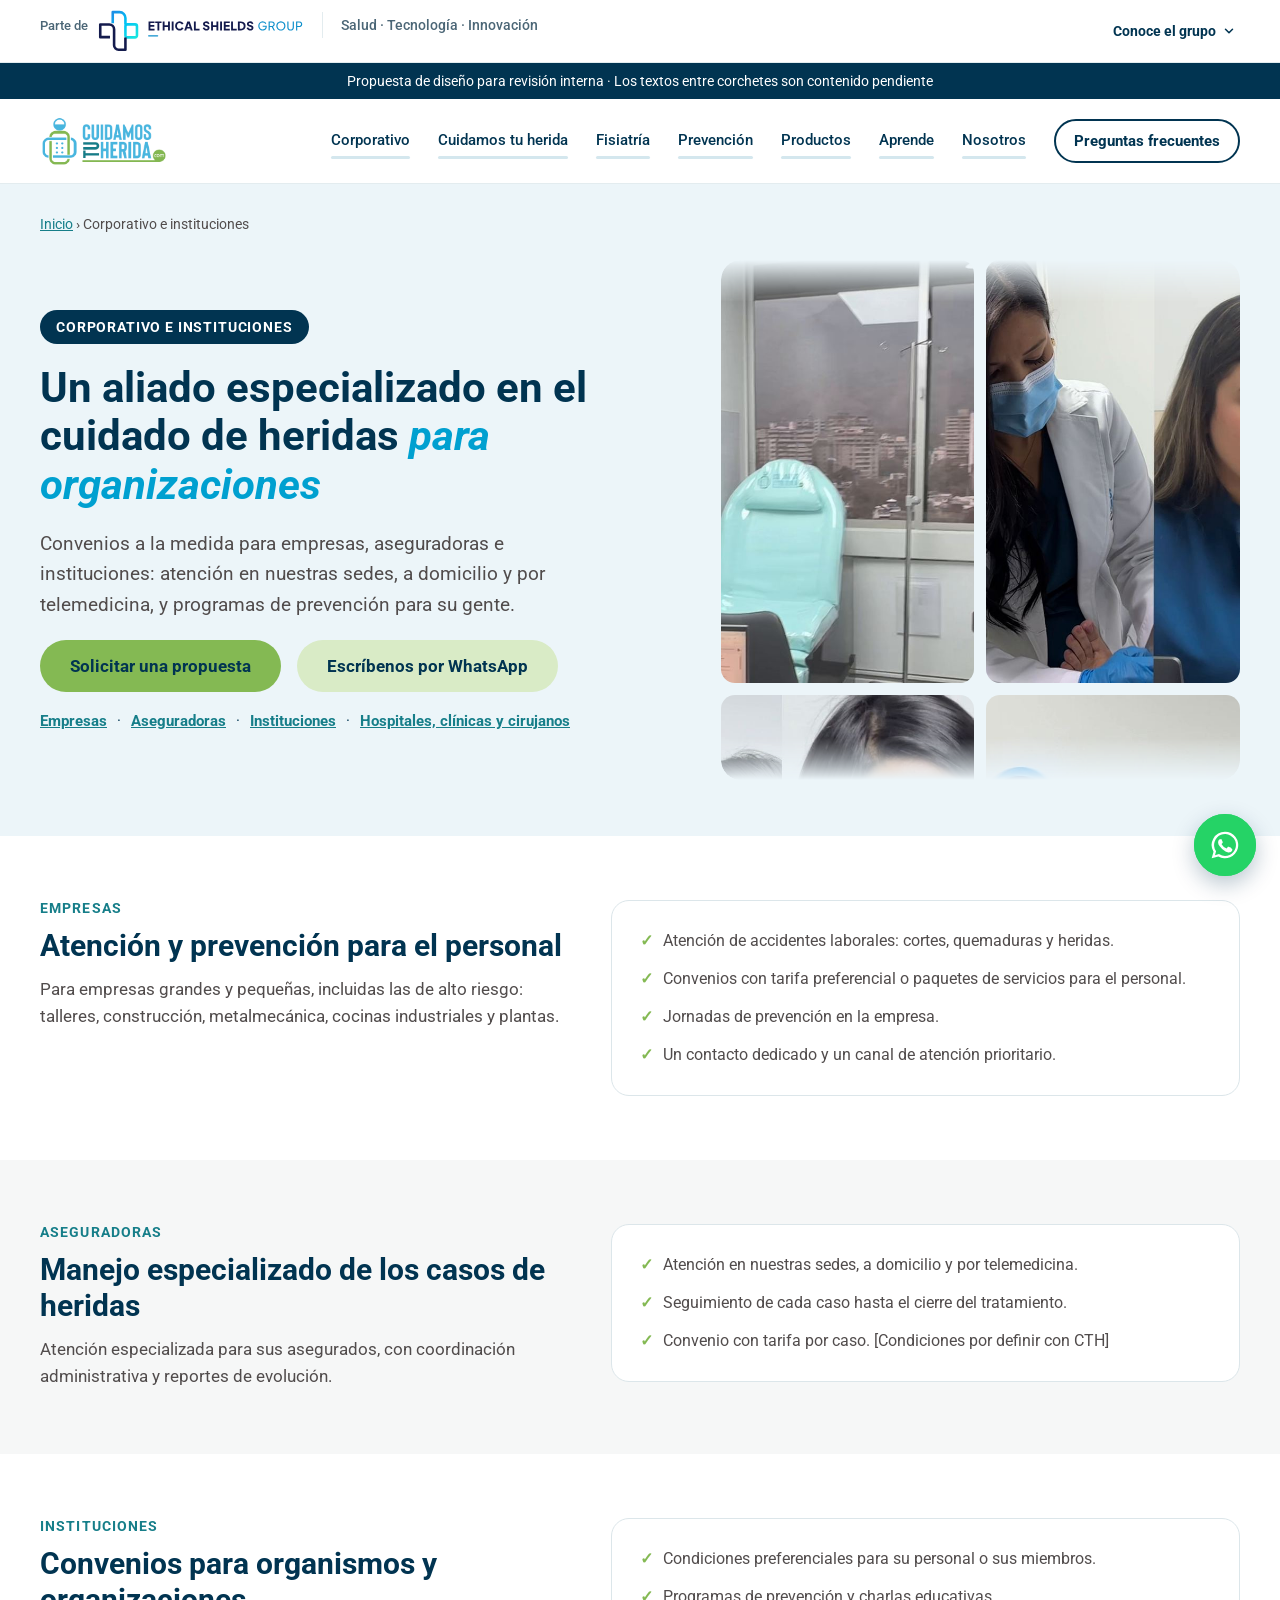
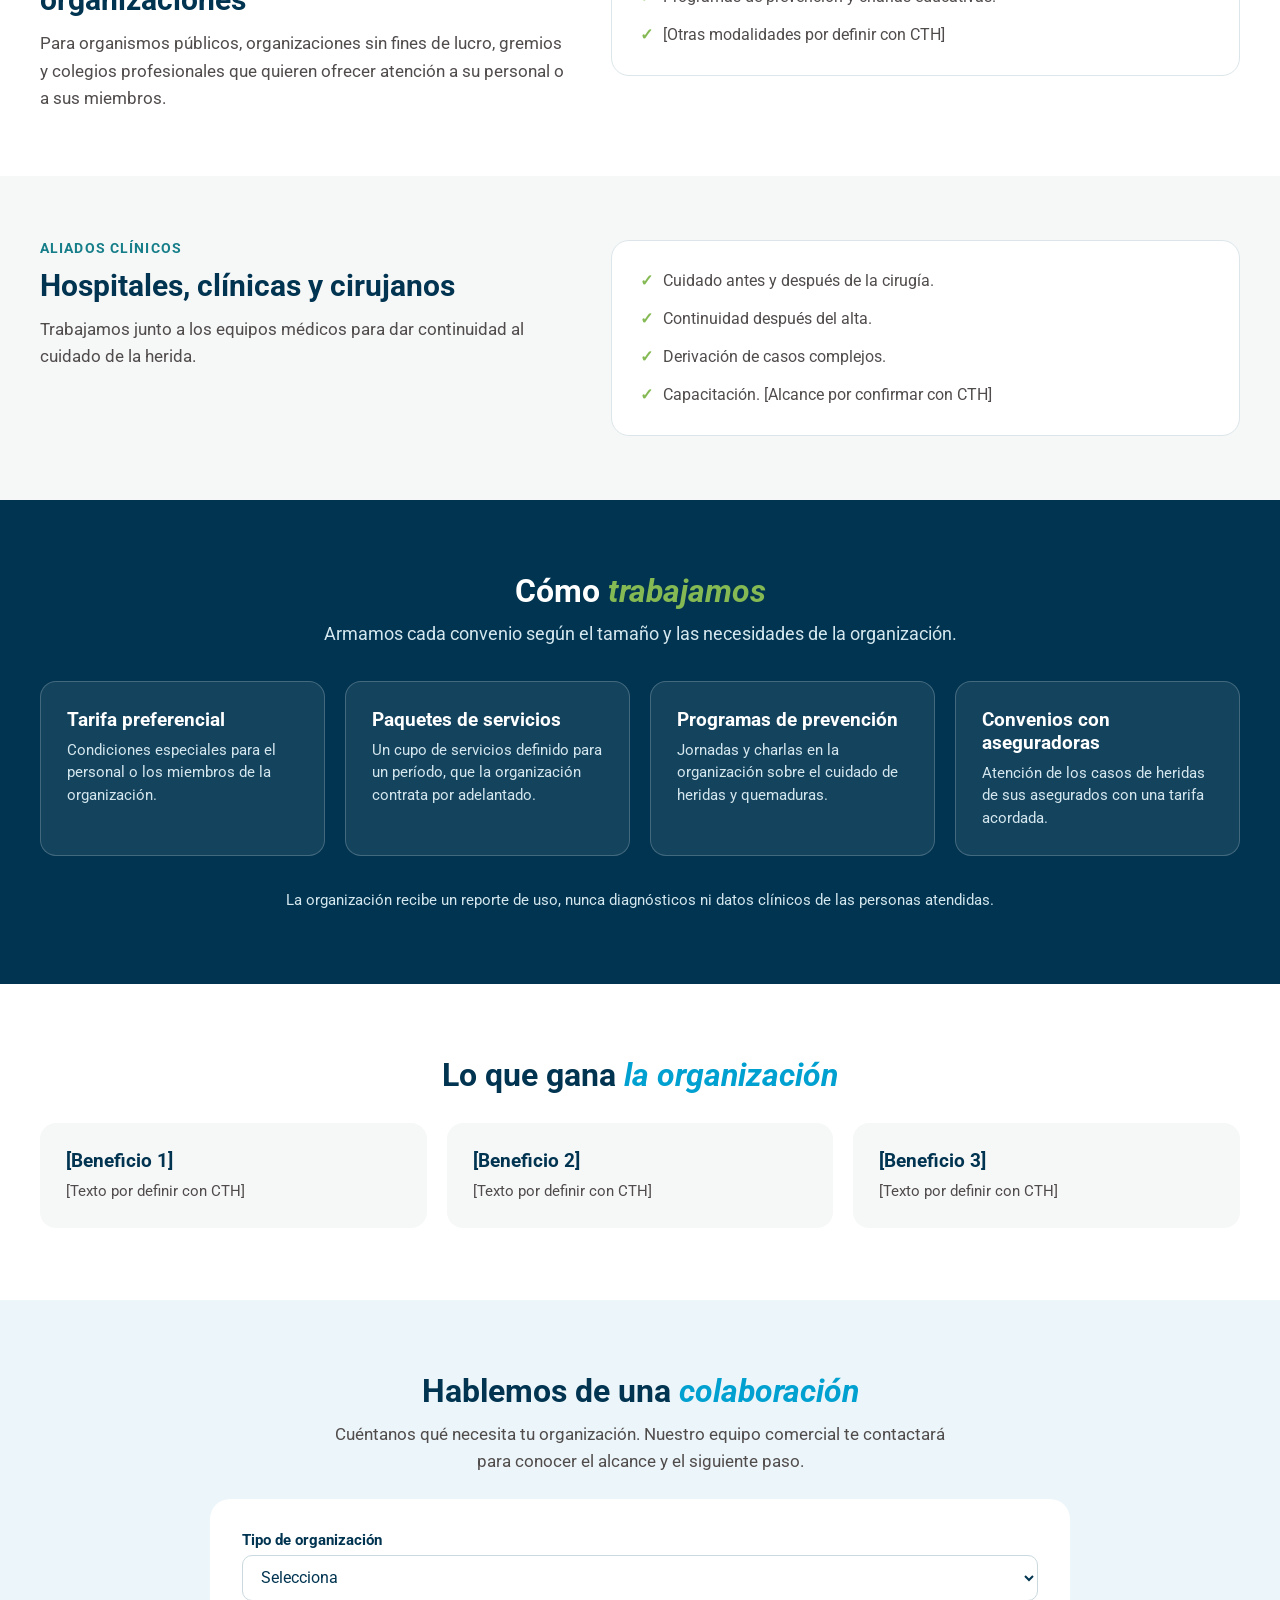
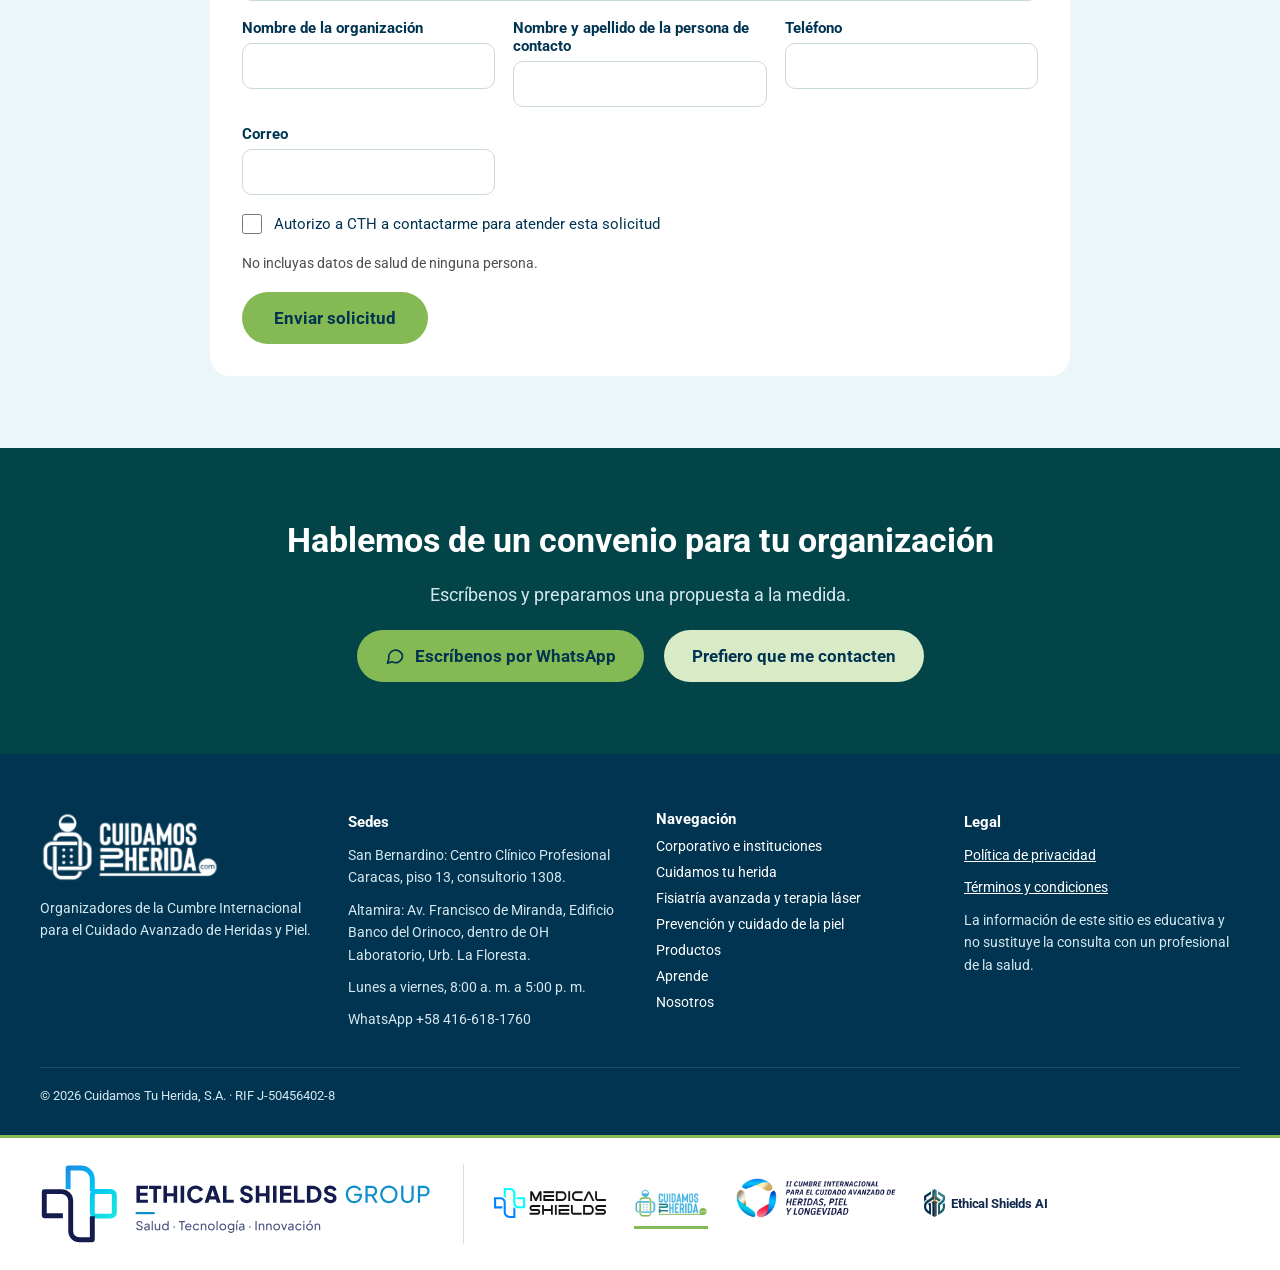
<file: corporativo.html>
<!doctype html>
<html lang="es">
<head>
<meta charset="utf-8">
<meta name="viewport" content="width=device-width, initial-scale=1">
<meta name="robots" content="noindex, nofollow">
<title>Corporativo e instituciones · CTH · Propuesta para revisión</title>
<link rel="preconnect" href="https://fonts.googleapis.com">
<link rel="stylesheet" href="https://fonts.googleapis.com/css2?family=Roboto:ital,wght@0,400;0,500;0,700;1,700&amp;display=swap">
<style>
body{margin:0;background:#FFFFFF}
a{color:#167E89}a:hover{color:#013451}
summary{cursor:pointer;list-style:none}
summary::-webkit-details-marker{display:none}
.wa-float{position:fixed;right:24px;bottom:24px;z-index:50;width:62px;height:62px;border-radius:999px;background:#25D366;display:flex;align-items:center;justify-content:center;box-shadow:0 8px 22px rgba(1,52,81,.28);transition:transform .2s ease, box-shadow .2s ease}
.wa-float::before{content:"";position:absolute;inset:0;border-radius:999px;border:3px solid #25D366;animation:waPulse 2.4s ease-out infinite}
.wa-float:hover,.wa-float:focus-visible{transform:scale(1.08);box-shadow:0 12px 28px rgba(1,52,81,.35);outline:none}
.wa-tip{position:absolute;right:74px;white-space:nowrap;background:#013451;color:#FFFFFF;font-size:14px;font-weight:700;padding:8px 14px;border-radius:999px;opacity:0;transform:translateX(8px);transition:opacity .2s ease, transform .2s ease;pointer-events:none}
.wa-float:hover .wa-tip,.wa-float:focus-visible .wa-tip{opacity:1;transform:none}
@keyframes waPulse{0%{transform:scale(1);opacity:.7}100%{transform:scale(1.55);opacity:0}}
@media (prefers-reduced-motion: reduce){.wa-float::before{animation:none;opacity:0}.wa-float{transition:none}}
.nav-link{position:relative;padding:8px 0 10px;transition:color .2s ease}
.nav-link::after{content:"";position:absolute;left:0;right:0;bottom:0;height:3px;border-radius:3px;background:#D4E7EE;transition:background .2s ease, box-shadow .2s ease}
.nav-link:hover,.nav-link:focus-visible{color:#167E89 !important;outline:none}
.nav-link:hover::after,.nav-link:focus-visible::after{background:#00A0D0;box-shadow:0 0 10px rgba(0,160,208,.8)}
.nav-faq{transition:background .2s ease, color .2s ease}
.nav-faq:hover,.nav-faq:focus-visible{background:#013451 !important;color:#FFFFFF !important}
.nav-toggle{display:none;align-items:center;gap:8px;min-height:44px;padding:0 18px;border-radius:999px;border:2px solid #013451;background:#FFFFFF;color:#013451;font-family:Roboto,Arial,sans-serif;font-size:15px;font-weight:700;cursor:pointer}
@media (max-width: 1099px){.nav-toggle{display:inline-flex}.nav-main{display:none !important;width:100%;flex-direction:column;align-items:stretch !important;gap:0 !important;padding:4px 0 8px;border-top:1px solid #E3ECEF}.nav-main.is-open{display:flex !important}.nav-main .nav-link{padding:14px 0}.nav-main .nav-faq{align-self:flex-start;margin-top:12px}}
.inst-photos{-webkit-mask-image:linear-gradient(180deg,transparent,#000 8%,#000 92%,transparent);mask-image:linear-gradient(180deg,transparent,#000 8%,#000 92%,transparent)}
.inst-col{display:flex;flex-direction:column;gap:12px;animation:instUp 32s linear infinite}
.inst-down{animation-name:instDown;animation-duration:38s}
.inst-photos:hover .inst-col{animation-play-state:paused}
@keyframes instUp{from{transform:translateY(0)}to{transform:translateY(calc(-50% - 6px))}}
@keyframes instDown{from{transform:translateY(calc(-50% - 6px))}to{transform:translateY(0)}}
.inst-card{transition:transform .2s ease, box-shadow .2s ease, border-color .2s ease}
.inst-card:hover{transform:translateX(-4px);border-color:#1664AC !important;box-shadow:6px 8px 0 #1664AC}
.need-card{transition:transform .25s ease, box-shadow .25s ease, border-color .25s ease}
.need-card:hover,.need-card:focus-visible{transform:translateY(-8px);border-color:#00A0D0 !important;box-shadow:0 0 0 3px rgba(0,160,208,.35),0 0 22px rgba(0,160,208,.45),0 18px 36px rgba(1,52,81,.18);outline:none}
.step-reveal{opacity:0;transform:translateY(28px);transition:opacity .6s ease, transform .6s ease}
.steps-in .step-reveal{opacity:1;transform:none}
.step-card{transition:transform .25s ease, box-shadow .25s ease, border-color .25s ease}
.step-card:hover,.step-card:focus-within{transform:translate(-4px,-6px)}
.step-c1:hover,.step-c1:focus-within{box-shadow:10px 12px 0 #00A0D0;border-color:#00A0D0 !important}
.step-c2:hover,.step-c2:focus-within{box-shadow:10px 12px 0 #84B953;border-color:#84B953 !important}
.step-c3:hover,.step-c3:focus-within{box-shadow:10px 12px 0 #013451;border-color:#013451 !important}
.step-card:hover .step-icon{animation:stepPop .5s ease}
.step-card.is-active{transform:translate(-4px,-6px)}
.step-c1.is-active{box-shadow:10px 12px 0 #00A0D0;border-color:#00A0D0 !important}
.step-c2.is-active{box-shadow:10px 12px 0 #84B953;border-color:#84B953 !important}
.step-c3.is-active{box-shadow:10px 12px 0 #013451;border-color:#013451 !important}
.spec-tile{transition:transform .2s ease, box-shadow .2s ease, border-color .2s ease}
.spec-tile:hover,.spec-tile:focus-visible{transform:translateY(-4px);border-color:#00A0D0 !important;box-shadow:0 0 0 3px rgba(0,160,208,.25),0 10px 22px rgba(1,52,81,.12);outline:none}
.spec-tile.is-active{border-color:#84B953 !important;box-shadow:6px 8px 0 #84B953;transform:translate(-3px,-4px)}
.spec-tile.spec-dark.is-active{box-shadow:6px 8px 0 #84B953}
.step-panel{padding:32px;animation:panelIn .35s ease}
@keyframes panelIn{from{opacity:0;transform:translateY(-10px)}to{opacity:1;transform:none}}
.cal-check{stroke-dasharray:12;stroke-dashoffset:12}
.steps-in .cal-check{animation:drawCheck .6s ease .9s forwards}
.step-card:hover .cal-check{stroke-dashoffset:12;animation:drawCheck .5s ease forwards}
@keyframes stepPop{0%{transform:scale(1)}40%{transform:scale(1.15) rotate(-6deg)}70%{transform:scale(.97) rotate(3deg)}100%{transform:scale(1)}}
@keyframes drawCheck{to{stroke-dashoffset:0}}
@media (prefers-reduced-motion: reduce){.step-reveal{opacity:1;transform:none;transition:none}.step-card{transition:none}.step-card:hover{transform:none}.step-card:hover .step-icon{animation:none}.cal-check{stroke-dashoffset:0;animation:none}.step-panel{animation:none}.step-card.is-active{transform:none}.spec-tile{transition:none}.spec-tile:hover,.spec-tile.is-active{transform:none}.inst-col{animation:none}.inst-card{transition:none}.inst-card:hover{transform:none}}
@media (prefers-reduced-motion: reduce){.need-card{transition:none}.need-card:hover,.need-card:focus-visible{transform:none}}
.mod-grid{display:grid;grid-template-columns:1fr;gap:20px}
.mod-slot{scroll-margin-top:24px}
.mod-card{width:100%;height:100%;box-sizing:border-box;padding:30px 28px;border-radius:18px;border:2px solid;display:flex;flex-direction:column;gap:12px;text-align:left;cursor:pointer;font-family:Roboto,Arial,sans-serif;transition:transform .25s ease, box-shadow .25s ease}
.mod-card:hover,.mod-card:focus-visible{transform:translateY(-6px);box-shadow:0 0 0 3px rgba(0,160,208,.35),0 18px 36px rgba(1,52,81,.18);outline:none}
.mod-card.is-active{transform:translate(-4px,-6px);box-shadow:10px 12px 0 #00A0D0}
.mod-c3.is-active{box-shadow:10px 12px 0 #84B953}
.mod-panel-in{border-radius:18px;background:#F6F7F7;display:flex;flex-direction:column;gap:18px}
.mod-subgrid{display:grid;grid-template-columns:repeat(auto-fit,minmax(220px,1fr));gap:16px}
.mod-sub{display:flex;flex-direction:column;gap:8px;padding:22px;border-radius:14px;background:#FFFFFF;border:1px solid #C9D9DE;color:#013451;text-decoration:none}
.mod-sub-t{font-size:19px;font-weight:700}
.mod-sub-d{font-size:15px;line-height:1.5;color:#514C4C}
.mod-sub-l{font-size:15px;font-weight:700;color:#167E89;margin-top:auto}
@media (min-width: 900px){.mod-grid{grid-template-columns:repeat(3,1fr)}.mod-panel{order:10;grid-column:1 / -1}}
@media (prefers-reduced-motion: reduce){.mod-card{transition:none}.mod-card:hover,.mod-card.is-active{transform:none}}
</style>
<link rel="stylesheet" href="assets/grupo.css">
</head>
<body>
<!-- ETHICAL SHIELDS GROUP · ENCABEZADO DEL GRUPO. Visible en la propuesta desde el 19 nov 2026 (pedido de Jenny, para que el equipo lo revise). Lo arma assets/grupo.js con assets/grupo.css; un cambio se hace allí, no en las doce páginas. Regla del grupo del 19 nov (cumbre-web/docs/DECISIONES-VIGENTES.md): en computadora y tablet, «Parte de» + logo compacto + línea divisoria + «Salud · Tecnología · Innovación» + «Conoce el grupo»; en teléfono, sin descriptor. «Conoce el grupo» no es un enlace: abre la lista de las cuatro marcas con «Estás aquí» en CTH. -->
<div data-grupo="barra" class="gbar"></div>
<div role="note" style="background:#013451;color:#FFFFFF;font-family:Roboto,Arial,sans-serif;font-size:14px;text-align:center;padding:10px 16px;">Propuesta de diseño para revisión interna · Los textos entre corchetes son contenido pendiente</div>
<div style="font-family: Roboto, Arial, sans-serif; color: #013451; background: #FFFFFF;">

<!-- CABECERA -->
<header style="border-bottom: 1px solid #E3ECEF; background: #FFFFFF;">
<div style="max-width: 1200px; margin: 0 auto; padding: 16px 24px; display: flex; flex-wrap: wrap; align-items: center; justify-content: space-between; gap: 16px;">
<a href="index.html" style="display: flex; align-items: center;"><img src="assets/logo-cth.png" alt="Cuidamos Tu Herida" style="height: 52px; width: auto; display: block;"></a>
<button type="button" class="nav-toggle" aria-expanded="false" aria-controls="nav-principal"><svg width="20" height="20" viewBox="0 0 24 24" fill="none" stroke="#013451" stroke-width="2" stroke-linecap="round" aria-hidden="true"><path d="M4 6h16M4 12h16M4 18h16"></path></svg><span class="nav-toggle-t">Menú</span></button>
<nav id="nav-principal" class="nav-main" aria-label="Principal" style="display: flex; flex-wrap: wrap; gap: 28px; align-items: center; font-size: 15px; font-weight: 500;">
<a class="nav-link" href="index.html#corporativo" style="color: #013451; text-decoration: none;">Corporativo</a>
<a class="nav-link" href="index.html#cuidamos-tu-herida" style="color: #013451; text-decoration: none;">Cuidamos tu herida</a>
<a class="nav-link" href="index.html#fisiatria" style="color: #013451; text-decoration: none;">Fisiatría</a>
<a class="nav-link" href="index.html#prevencion-y-piel" style="color: #013451; text-decoration: none;">Prevención</a>
<a class="nav-link" href="productos.html" style="color: #013451; text-decoration: none;">Productos</a>
<a class="nav-link" href="index.html#aprende" style="color: #013451; text-decoration: none;">Aprende</a>
<a class="nav-link" href="index.html#cumbre" style="color: #013451; text-decoration: none;">Nosotros</a>
<a class="nav-faq" href="preguntas-frecuentes.html" style="display: inline-flex; align-items: center; min-height: 40px; padding: 0 18px; border-radius: 999px; border: 2px solid #013451; color: #013451; text-decoration: none; font-weight: 700;">Preguntas frecuentes</a>
</nav>
</div>
</header>

<!-- HERO DE LA LANDING -->
<section id="inicio" style="background-color: #ECF5F9;">
<div style="max-width: 1200px; margin: 0 auto; padding: 32px 24px 56px; display: flex; flex-direction: column; gap: 28px;">
<nav aria-label="Ruta" style="font-size: 14px; color: #514C4C;"><a href="index.html" style="color: #167E89;">Inicio</a> › <span aria-current="page">Corporativo e instituciones</span></nav>
<div style="display: flex; flex-wrap: wrap; align-items: stretch; gap: 40px;">
<div style="flex: 1.3 1 460px; display: flex; flex-direction: column; justify-content: center; gap: 20px;">
<p style="margin: 0; align-self: flex-start; display: inline-flex; align-items: center; min-height: 34px; padding: 0 16px; border-radius: 999px; background: #013451; color: #FFFFFF; font-size: 14px; font-weight: 700; letter-spacing: 0.06em; text-transform: uppercase;">Corporativo e instituciones</p>
<h1 style="margin: 0; font-size: 42px; line-height: 1.15; font-weight: 700; color: #013451;">Un aliado especializado en el cuidado de heridas <em style="color: #00A0D0;">para organizaciones</em></h1>
<p style="margin: 0; font-size: 19px; line-height: 1.6; color: #514C4C; max-width: 560px;">Convenios a la medida para empresas, aseguradoras e instituciones: atención en nuestras sedes, a domicilio y por telemedicina, y programas de prevención para su gente.</p>
<div style="display: flex; flex-wrap: wrap; align-items: center; gap: 16px;">
<a href="#propuesta" style="display: inline-flex; align-items: center; min-height: 52px; padding: 0 30px; border-radius: 999px; font-weight: 700; font-size: 17px; text-decoration: none; background: #84B953; color: #013451;">Solicitar una propuesta</a>
<a href="https://wa.me/584166181760?text=Hola%2C%20quiero%20informaci%C3%B3n%20(WEB-CORPORATIVO)" target="_blank" rel="noopener" style="display: inline-flex; align-items: center; min-height: 52px; padding: 0 30px; border-radius: 999px; font-weight: 700; font-size: 17px; text-decoration: none; background: #D9EBC6; color: #013451;">Escríbenos por WhatsApp</a>
</div>
<div style="display: flex; flex-wrap: wrap; gap: 10px; font-size: 15px;">
<a href="#empresas" style="color: #167E89; font-weight: 700;">Empresas</a><span aria-hidden="true">·</span>
<a href="#aseguradoras" style="color: #167E89; font-weight: 700;">Aseguradoras</a><span aria-hidden="true">·</span>
<a href="#instituciones" style="color: #167E89; font-weight: 700;">Instituciones</a><span aria-hidden="true">·</span>
<a href="#clinicas" style="color: #167E89; font-weight: 700;">Hospitales, clínicas y cirujanos</a>
</div>
</div>
<div class="inst-photos" aria-hidden="true" style="flex: 1 1 380px; min-height: 520px; position: relative; overflow: hidden; border-radius: 20px;">
<div style="position: absolute; top: 0; left: 0; right: 0; bottom: 0; display: flex; gap: 12px;">
<div class="inst-col" style="flex: 1 1 0; min-width: 0;"><img src="assets/tira-consultorio.jpg" alt="" style="width: 100%; aspect-ratio: 3 / 5; object-fit: cover; border-radius: 14px; display: block;"><img src="assets/tira-coordinacion.jpg" alt="" style="width: 100%; aspect-ratio: 3 / 5; object-fit: cover; border-radius: 14px; display: block;"><img src="assets/tira-cumbre-publico.jpg" alt="" style="width: 100%; aspect-ratio: 3 / 5; object-fit: cover; border-radius: 14px; display: block;"><img src="assets/tira-consultorio.jpg" alt="" style="width: 100%; aspect-ratio: 3 / 5; object-fit: cover; border-radius: 14px; display: block;"><img src="assets/tira-coordinacion.jpg" alt="" style="width: 100%; aspect-ratio: 3 / 5; object-fit: cover; border-radius: 14px; display: block;"><img src="assets/tira-cumbre-publico.jpg" alt="" style="width: 100%; aspect-ratio: 3 / 5; object-fit: cover; border-radius: 14px; display: block;"></div>
<div class="inst-col inst-down" style="flex: 1 1 0; min-width: 0;"><img src="assets/tira-equipo.jpg" alt="" style="width: 100%; aspect-ratio: 3 / 5; object-fit: cover; border-radius: 14px; display: block;"><img src="assets/tira-recepcion.jpg" alt="" style="width: 100%; aspect-ratio: 3 / 5; object-fit: cover; border-radius: 14px; display: block;"><img src="assets/tira-cumbre-escenario.jpg" alt="" style="width: 100%; aspect-ratio: 3 / 5; object-fit: cover; border-radius: 14px; display: block;"><img src="assets/tira-equipo.jpg" alt="" style="width: 100%; aspect-ratio: 3 / 5; object-fit: cover; border-radius: 14px; display: block;"><img src="assets/tira-recepcion.jpg" alt="" style="width: 100%; aspect-ratio: 3 / 5; object-fit: cover; border-radius: 14px; display: block;"><img src="assets/tira-cumbre-escenario.jpg" alt="" style="width: 100%; aspect-ratio: 3 / 5; object-fit: cover; border-radius: 14px; display: block;"></div>
</div>
</div>
</div>
</div>
</section>

<section id="empresas" aria-labelledby="empresas-t" style="background: #FFFFFF; scroll-margin-top: 16px;">
<div style="max-width: 1200px; margin: 0 auto; padding: 64px 24px; display: flex; flex-wrap: wrap; gap: 40px; align-items: flex-start;">
<div style="flex: 1 1 380px; display: flex; flex-direction: column; gap: 12px;">
<p style="margin: 0; font-size: 14px; font-weight: 700; letter-spacing: 0.08em; text-transform: uppercase; color: #167E89;">Empresas</p>
<h2 id="empresas-t" style="margin: 0; font-size: 30px; line-height: 1.2; font-weight: 700;">Atención y prevención para el personal</h2>
<p style="margin: 0; font-size: 17px; line-height: 1.6; color: #514C4C;">Para empresas grandes y pequeñas, incluidas las de alto riesgo: talleres, construcción, metalmecánica, cocinas industriales y plantas.</p>
</div>
<ul style="flex: 1 1 420px; margin: 0; padding: 28px; list-style: none; border-radius: 18px; background: #FFFFFF; border: 1px solid #DCE6EA; display: flex; flex-direction: column; gap: 14px;"><li style="display: flex; gap: 10px; align-items: flex-start; font-size: 16px; line-height: 1.5; color: #514C4C;"><span aria-hidden="true" style="color: #84B953; font-weight: 700;">✓</span><span>Atención de accidentes laborales: cortes, quemaduras y heridas.</span></li><li style="display: flex; gap: 10px; align-items: flex-start; font-size: 16px; line-height: 1.5; color: #514C4C;"><span aria-hidden="true" style="color: #84B953; font-weight: 700;">✓</span><span>Convenios con tarifa preferencial o paquetes de servicios para el personal.</span></li><li style="display: flex; gap: 10px; align-items: flex-start; font-size: 16px; line-height: 1.5; color: #514C4C;"><span aria-hidden="true" style="color: #84B953; font-weight: 700;">✓</span><span>Jornadas de prevención en la empresa.</span></li><li style="display: flex; gap: 10px; align-items: flex-start; font-size: 16px; line-height: 1.5; color: #514C4C;"><span aria-hidden="true" style="color: #84B953; font-weight: 700;">✓</span><span>Un contacto dedicado y un canal de atención prioritario.</span></li></ul>
</div>
</section>

<section id="aseguradoras" aria-labelledby="aseguradoras-t" style="background: #F6F7F7; scroll-margin-top: 16px;">
<div style="max-width: 1200px; margin: 0 auto; padding: 64px 24px; display: flex; flex-wrap: wrap; gap: 40px; align-items: flex-start;">
<div style="flex: 1 1 380px; display: flex; flex-direction: column; gap: 12px;">
<p style="margin: 0; font-size: 14px; font-weight: 700; letter-spacing: 0.08em; text-transform: uppercase; color: #167E89;">Aseguradoras</p>
<h2 id="aseguradoras-t" style="margin: 0; font-size: 30px; line-height: 1.2; font-weight: 700;">Manejo especializado de los casos de heridas</h2>
<p style="margin: 0; font-size: 17px; line-height: 1.6; color: #514C4C;">Atención especializada para sus asegurados, con coordinación administrativa y reportes de evolución.</p>
</div>
<ul style="flex: 1 1 420px; margin: 0; padding: 28px; list-style: none; border-radius: 18px; background: #FFFFFF; border: 1px solid #DCE6EA; display: flex; flex-direction: column; gap: 14px;"><li style="display: flex; gap: 10px; align-items: flex-start; font-size: 16px; line-height: 1.5; color: #514C4C;"><span aria-hidden="true" style="color: #84B953; font-weight: 700;">✓</span><span>Atención en nuestras sedes, a domicilio y por telemedicina.</span></li><li style="display: flex; gap: 10px; align-items: flex-start; font-size: 16px; line-height: 1.5; color: #514C4C;"><span aria-hidden="true" style="color: #84B953; font-weight: 700;">✓</span><span>Seguimiento de cada caso hasta el cierre del tratamiento.</span></li><li style="display: flex; gap: 10px; align-items: flex-start; font-size: 16px; line-height: 1.5; color: #514C4C;"><span aria-hidden="true" style="color: #84B953; font-weight: 700;">✓</span><span>Convenio con tarifa por caso. [Condiciones por definir con CTH]</span></li></ul>
</div>
</section>

<section id="instituciones" aria-labelledby="instituciones-t" style="background: #FFFFFF; scroll-margin-top: 16px;">
<div style="max-width: 1200px; margin: 0 auto; padding: 64px 24px; display: flex; flex-wrap: wrap; gap: 40px; align-items: flex-start;">
<div style="flex: 1 1 380px; display: flex; flex-direction: column; gap: 12px;">
<p style="margin: 0; font-size: 14px; font-weight: 700; letter-spacing: 0.08em; text-transform: uppercase; color: #167E89;">Instituciones</p>
<h2 id="instituciones-t" style="margin: 0; font-size: 30px; line-height: 1.2; font-weight: 700;">Convenios para organismos y organizaciones</h2>
<p style="margin: 0; font-size: 17px; line-height: 1.6; color: #514C4C;">Para organismos públicos, organizaciones sin fines de lucro, gremios y colegios profesionales que quieren ofrecer atención a su personal o a sus miembros.</p>
</div>
<ul style="flex: 1 1 420px; margin: 0; padding: 28px; list-style: none; border-radius: 18px; background: #FFFFFF; border: 1px solid #DCE6EA; display: flex; flex-direction: column; gap: 14px;"><li style="display: flex; gap: 10px; align-items: flex-start; font-size: 16px; line-height: 1.5; color: #514C4C;"><span aria-hidden="true" style="color: #84B953; font-weight: 700;">✓</span><span>Condiciones preferenciales para su personal o sus miembros.</span></li><li style="display: flex; gap: 10px; align-items: flex-start; font-size: 16px; line-height: 1.5; color: #514C4C;"><span aria-hidden="true" style="color: #84B953; font-weight: 700;">✓</span><span>Programas de prevención y charlas educativas.</span></li><li style="display: flex; gap: 10px; align-items: flex-start; font-size: 16px; line-height: 1.5; color: #514C4C;"><span aria-hidden="true" style="color: #84B953; font-weight: 700;">✓</span><span>[Otras modalidades por definir con CTH]</span></li></ul>
</div>
</section>

<section id="clinicas" aria-labelledby="clinicas-t" style="background: #F6F7F7; scroll-margin-top: 16px;">
<div style="max-width: 1200px; margin: 0 auto; padding: 64px 24px; display: flex; flex-wrap: wrap; gap: 40px; align-items: flex-start;">
<div style="flex: 1 1 380px; display: flex; flex-direction: column; gap: 12px;">
<p style="margin: 0; font-size: 14px; font-weight: 700; letter-spacing: 0.08em; text-transform: uppercase; color: #167E89;">Aliados clínicos</p>
<h2 id="clinicas-t" style="margin: 0; font-size: 30px; line-height: 1.2; font-weight: 700;">Hospitales, clínicas y cirujanos</h2>
<p style="margin: 0; font-size: 17px; line-height: 1.6; color: #514C4C;">Trabajamos junto a los equipos médicos para dar continuidad al cuidado de la herida.</p>
</div>
<ul style="flex: 1 1 420px; margin: 0; padding: 28px; list-style: none; border-radius: 18px; background: #FFFFFF; border: 1px solid #DCE6EA; display: flex; flex-direction: column; gap: 14px;"><li style="display: flex; gap: 10px; align-items: flex-start; font-size: 16px; line-height: 1.5; color: #514C4C;"><span aria-hidden="true" style="color: #84B953; font-weight: 700;">✓</span><span>Cuidado antes y después de la cirugía.</span></li><li style="display: flex; gap: 10px; align-items: flex-start; font-size: 16px; line-height: 1.5; color: #514C4C;"><span aria-hidden="true" style="color: #84B953; font-weight: 700;">✓</span><span>Continuidad después del alta.</span></li><li style="display: flex; gap: 10px; align-items: flex-start; font-size: 16px; line-height: 1.5; color: #514C4C;"><span aria-hidden="true" style="color: #84B953; font-weight: 700;">✓</span><span>Derivación de casos complejos.</span></li><li style="display: flex; gap: 10px; align-items: flex-start; font-size: 16px; line-height: 1.5; color: #514C4C;"><span aria-hidden="true" style="color: #84B953; font-weight: 700;">✓</span><span>Capacitación. [Alcance por confirmar con CTH]</span></li></ul>
</div>
</section>

<!-- ETHICAL SHIELDS GROUP · EL GRUPO ANTE EMPRESAS Y ASEGURADORAS (frase del grupo: «En Ethical Shields Group encuentras…»), con puentes a Medical Shields y la Cumbre («Un grupo que cubre productos, atención y formación»). Reservado e invisible: se aplica al migrar CTH a Cloudflare Pages (regla del grupo del 19 nov 2026, en cumbre-web/docs/DECISIONES-VIGENTES.md). Tres argumentos: un solo interlocutor (productos, atención y formación con un contacto y un acuerdo); atención con respaldo (CTH en sede, a domicilio y por telemedicina, con productos de un distribuidor especializado); personal formado (la Cumbre y las charlas del grupo). Debe coincidir con la propuesta corporativa de CTH. -->
<section data-grupo="grupo-corporativo" hidden></section>

<!-- CÓMO TRABAJAMOS -->
<section aria-labelledby="modelos-t" style="background: #013451; color: #FFFFFF;">
<div style="max-width: 1200px; margin: 0 auto; padding: 72px 24px; display: flex; flex-direction: column; gap: 32px;">
<div style="display: flex; flex-direction: column; gap: 10px; text-align: center; align-items: center;">
<h2 id="modelos-t" style="margin: 0; font-size: 32px; font-weight: 700;">Cómo <em style="color: #84B953;">trabajamos</em></h2>
<p style="margin: 0; font-size: 18px; line-height: 1.6; color: #D4E7EE;">Armamos cada convenio según el tamaño y las necesidades de la organización.</p>
</div>
<div style="display: grid; grid-template-columns: repeat(auto-fit, minmax(240px, 1fr)); gap: 20px;">
<div style="padding: 26px; border-radius: 16px; background: rgba(255,255,255,0.08); border: 1px solid rgba(255,255,255,0.2); display: flex; flex-direction: column; gap: 8px;"><span style="font-size: 19px; font-weight: 700;">Tarifa preferencial</span><span style="font-size: 15px; line-height: 1.5; color: #D4E7EE;">Condiciones especiales para el personal o los miembros de la organización.</span></div>
<div style="padding: 26px; border-radius: 16px; background: rgba(255,255,255,0.08); border: 1px solid rgba(255,255,255,0.2); display: flex; flex-direction: column; gap: 8px;"><span style="font-size: 19px; font-weight: 700;">Paquetes de servicios</span><span style="font-size: 15px; line-height: 1.5; color: #D4E7EE;">Un cupo de servicios definido para un período, que la organización contrata por adelantado.</span></div>
<div style="padding: 26px; border-radius: 16px; background: rgba(255,255,255,0.08); border: 1px solid rgba(255,255,255,0.2); display: flex; flex-direction: column; gap: 8px;"><span style="font-size: 19px; font-weight: 700;">Programas de prevención</span><span style="font-size: 15px; line-height: 1.5; color: #D4E7EE;">Jornadas y charlas en la organización sobre el cuidado de heridas y quemaduras.</span></div>
<div style="padding: 26px; border-radius: 16px; background: rgba(255,255,255,0.08); border: 1px solid rgba(255,255,255,0.2); display: flex; flex-direction: column; gap: 8px;"><span style="font-size: 19px; font-weight: 700;">Convenios con aseguradoras</span><span style="font-size: 15px; line-height: 1.5; color: #D4E7EE;">Atención de los casos de heridas de sus asegurados con una tarifa acordada.</span></div>
</div>
<p style="margin: 0; text-align: center; font-size: 15px; line-height: 1.6; color: #D4E7EE;">La organización recibe un reporte de uso, nunca diagnósticos ni datos clínicos de las personas atendidas.</p>
</div>
</section>

<!-- BENEFICIOS -->
<section aria-labelledby="benef-t" style="background: #FFFFFF;">
<div style="max-width: 1200px; margin: 0 auto; padding: 72px 24px; display: flex; flex-direction: column; gap: 28px;">
<h2 id="benef-t" style="margin: 0; font-size: 32px; line-height: 1.2; font-weight: 700; text-align: center;">Lo que gana <em style="color: #00A0D0;">la organización</em></h2>
<div style="display: grid; grid-template-columns: repeat(auto-fit, minmax(260px, 1fr)); gap: 20px;">
<div style="padding: 26px; border-radius: 16px; background: #F6F7F7; display: flex; flex-direction: column; gap: 8px;"><span style="font-size: 19px; font-weight: 700;">[Beneficio 1]</span><span style="font-size: 15px; line-height: 1.5; color: #514C4C;">[Texto por definir con CTH]</span></div>
<div style="padding: 26px; border-radius: 16px; background: #F6F7F7; display: flex; flex-direction: column; gap: 8px;"><span style="font-size: 19px; font-weight: 700;">[Beneficio 2]</span><span style="font-size: 15px; line-height: 1.5; color: #514C4C;">[Texto por definir con CTH]</span></div>
<div style="padding: 26px; border-radius: 16px; background: #F6F7F7; display: flex; flex-direction: column; gap: 8px;"><span style="font-size: 19px; font-weight: 700;">[Beneficio 3]</span><span style="font-size: 15px; line-height: 1.5; color: #514C4C;">[Texto por definir con CTH]</span></div>
</div>
</div>
</section>

<!-- FORMULARIO DE PROPUESTA -->
<style>
.f-l{display:flex;flex-direction:column;gap:6px;font-size:15px;font-weight:700;color:#013451}
.f-i{min-height:46px;padding:0 14px;border-radius:10px;border:1px solid #C9D9DE;font-family:Roboto,Arial,sans-serif;font-size:16px;font-weight:400;color:#013451;background:#FFFFFF;box-sizing:border-box;width:100%}
.f-i:focus{outline:3px solid rgba(0,160,208,.35);border-color:#00A0D0}
</style>
<section id="propuesta" aria-labelledby="prop-t" style="background: #ECF5F9;">
<div style="max-width: 860px; margin: 0 auto; padding: 72px 24px; display: flex; flex-direction: column; gap: 24px;">
<div style="display: flex; flex-direction: column; gap: 10px; text-align: center; align-items: center;">
<h2 id="prop-t" style="margin: 0; font-size: 32px; line-height: 1.2; font-weight: 700;">Hablemos de una <em style="color: #00A0D0;">colaboración</em></h2>
<p style="margin: 0; font-size: 17px; line-height: 1.6; color: #514C4C; max-width: 640px;">Cuéntanos qué necesita tu organización. Nuestro equipo comercial te contactará para conocer el alcance y el siguiente paso.</p>
</div>
<!-- Formulario para organizaciones (19 nov 2026, Jenny): cinco campos y la autorización obligatoria. El envío está pendiente:
se define al migrar CTH a Cloudflare Pages, junto con la evaluación de seguridad. Sin datos de salud. -->
<form onsubmit="return false;" style="padding: 32px; border-radius: 20px; background: #FFFFFF; display: grid; grid-template-columns: repeat(auto-fit, minmax(240px, 1fr)); gap: 18px; font-family: Roboto, Arial, sans-serif;">
<input type="hidden" name="origen" value="WEB-CORPORATIVO">
<label class="f-l" style="grid-column: 1 / -1;">Tipo de organización<select class="f-i" name="tipo" required><option value="">Selecciona</option><option>Empresa</option><option>Aseguradora</option><option>Institución pública</option><option>Organización sin fines de lucro, gremio o colegio</option><option>Hospital, clínica o consultorio</option></select></label>
<label class="f-l">Nombre de la organización<input class="f-i" type="text" name="organizacion" autocomplete="organization" required></label>
<label class="f-l">Nombre y apellido de la persona de contacto<input class="f-i" type="text" name="contacto" autocomplete="name" required></label>
<label class="f-l">Teléfono<input class="f-i" type="tel" name="telefono" autocomplete="tel" required></label>
<label class="f-l">Correo<input class="f-i" type="email" name="correo" autocomplete="email" required></label>
<label style="grid-column: 1 / -1; display: flex; align-items: flex-start; gap: 12px; font-size: 15px; line-height: 1.5; color: #013451; cursor: pointer;"><input type="checkbox" name="autorizo" required style="width: 20px; height: 20px; margin: 1px 0 0; flex: none; accent-color: #167E89;"><span>Autorizo a CTH a contactarme para atender esta solicitud</span></label>
<p style="grid-column: 1 / -1; margin: 0; font-size: 14px; line-height: 1.5; color: #514C4C;">No incluyas datos de salud de ninguna persona.</p>
<button type="submit" style="grid-column: 1 / -1; justify-self: start; min-height: 52px; padding: 0 32px; border-radius: 999px; border: none; background: #84B953; color: #013451; font-family: Roboto, Arial, sans-serif; font-weight: 700; font-size: 17px; cursor: pointer;">Enviar solicitud</button>
</form>
</div>
</section>

<!-- CTA FINAL -->
<section id="cita" aria-labelledby="cta-final" style="background: #024448; color: #FFFFFF;">
<div style="max-width: 1200px; margin: 0 auto; padding: 72px 24px; display: flex; flex-direction: column; align-items: center; gap: 20px; text-align: center;">
<h2 id="cta-final" style="margin: 0; font-size: 34px; line-height: 1.2; font-weight: 700; max-width: 760px;">Hablemos de un convenio para tu organización</h2>
<p style="margin: 0; font-size: 18px; line-height: 1.6; color: #D4E7EE;">Escríbenos y preparamos una propuesta a la medida.</p>
<div id="contacto" style="display: flex; flex-wrap: wrap; justify-content: center; align-items: center; gap: 20px;">
<a href="https://wa.me/584166181760?text=Hola%2C%20quiero%20informaci%C3%B3n%20(WEB-CORPORATIVO)" target="_blank" rel="noopener" style="display: inline-flex; align-items: center; gap: 10px; min-height: 52px; padding: 0 28px; border-radius: 999px; background: #84B953; color: #013451; font-weight: 700; font-size: 17px; text-decoration: none;">
<svg width="20" height="20" viewBox="0 0 24 24" fill="none" stroke="#013451" stroke-width="2" stroke-linecap="round" stroke-linejoin="round" aria-hidden="true"><path d="M21 11.5a8.4 8.4 0 0 1-12.5 7.4L3 20.5l1.6-5.3A8.4 8.4 0 1 1 21 11.5z"></path></svg>
Escríbenos por WhatsApp</a>
<a href="#propuesta" style="display: inline-flex; align-items: center; min-height: 52px; padding: 0 28px; border-radius: 999px; background: #D9EBC6; color: #013451; font-weight: 700; font-size: 17px; text-decoration: none;">Prefiero que me contacten</a>
</div>
</div>
</section>

<!-- FOOTER -->

<footer style="background: #013451; color: #FFFFFF;">
<div style="max-width: 1200px; margin: 0 auto; padding: 56px 24px 32px; display: flex; flex-direction: column; gap: 36px;">
<div style="display: grid; grid-template-columns: repeat(auto-fit, minmax(220px, 1fr)); gap: 32px;">
<div style="display: flex; flex-direction: column; gap: 14px;">
<img src="assets/logo-cth-blanco.png" alt="Cuidamos Tu Herida" style="width: 180px; height: auto; display: block;">
<p style="margin: 0; font-size: 14px; line-height: 1.6; color: #D4E7EE;">Organizadores de la Cumbre Internacional para el Cuidado Avanzado de Heridas y Piel.</p>
</div>
<div style="display: flex; flex-direction: column; gap: 10px; font-size: 14px; line-height: 1.6;">
<span style="font-size: 15px; font-weight: 700;">Sedes</span>
<span style="color: #D4E7EE;">San Bernardino: Centro Clínico Profesional Caracas, piso 13, consultorio 1308.</span>
<span style="color: #D4E7EE;">Altamira: Av. Francisco de Miranda, Edificio Banco del Orinoco, dentro de OH Laboratorio, Urb. La Floresta.</span>
<span style="color: #D4E7EE;">Lunes a viernes, 8:00 a. m. a 5:00 p. m.</span>
<span style="color: #D4E7EE;">WhatsApp +58 416-618-1760</span>
</div>
<nav aria-label="Pie de página" style="display: flex; flex-direction: column; gap: 10px; font-size: 14px;">
<span style="font-size: 15px; font-weight: 700;">Navegación</span>
<a href="index.html#corporativo" style="color: #FFFFFF; text-decoration: none;">Corporativo e instituciones</a>
<a href="index.html#cuidamos-tu-herida" style="color: #FFFFFF; text-decoration: none;">Cuidamos tu herida</a>
<a href="index.html#fisiatria" style="color: #FFFFFF; text-decoration: none;">Fisiatría avanzada y terapia láser</a>
<a href="index.html#prevencion-y-piel" style="color: #FFFFFF; text-decoration: none;">Prevención y cuidado de la piel</a>
<a href="productos.html" style="color: #FFFFFF; text-decoration: none;">Productos</a>
<a href="index.html#aprende" style="color: #FFFFFF; text-decoration: none;">Aprende</a>
<a href="index.html#cumbre" style="color: #FFFFFF; text-decoration: none;">Nosotros</a>
</nav>
<div style="display: flex; flex-direction: column; gap: 10px; font-size: 14px; line-height: 1.6;">
<span style="font-size: 15px; font-weight: 700;">Legal</span>
<a href="#inicio" style="color: #FFFFFF;">Política de privacidad</a>
<a href="#inicio" style="color: #FFFFFF;">Términos y condiciones</a>
<span style="color: #D4E7EE;">La información de este sitio es educativa y no sustituye la consulta con un profesional de la salud.</span>
</div>
</div>
<p style="margin: 0; padding-top: 20px; border-top: 1px solid #1E4D6B; font-size: 13px; color: #D4E7EE;">© 2026 Cuidamos Tu Herida, S.A. · RIF J-50456402-8</p>
</div>
</footer>
<!-- ETHICAL SHIELDS GROUP · PIE DEL GRUPO. Visible en la propuesta desde el 19 nov 2026 (pedido de Jenny). Debajo del pie de CTH, como en la Cumbre. Lo arma assets/grupo.js: logo completo del grupo en tamaño legible y los logos de las cuatro marcas. -->
<div data-grupo="pie" class="gpie"></div>

<a class="wa-float" href="https://wa.me/584166181760?text=Hola%2C%20quiero%20informaci%C3%B3n%20(WEB-CORPORATIVO)" target="_blank" rel="noopener" aria-label="Escríbenos por WhatsApp"><svg width="32" height="32" viewBox="0 0 24 24" fill="#FFFFFF" aria-hidden="true"><path d="M12 2a10 10 0 0 0-8.6 15.1L2 22l5-1.3A10 10 0 1 0 12 2zm0 18.2a8.2 8.2 0 0 1-4.2-1.2l-.3-.2-3 .8.8-2.9-.2-.3A8.2 8.2 0 1 1 12 20.2zm4.5-6.1c-.2-.1-1.5-.7-1.7-.8-.2-.1-.4-.1-.6.1l-.8 1c-.1.2-.3.2-.5.1a6.7 6.7 0 0 1-3.3-2.9c-.3-.4.2-.4.7-1.4.1-.2 0-.3 0-.4l-.8-1.8c-.2-.5-.4-.4-.6-.4h-.5a1 1 0 0 0-.7.3 3 3 0 0 0-.9 2.2 5.1 5.1 0 0 0 1.1 2.7 11.7 11.7 0 0 0 4.5 4c1.7.7 2.3.8 3.2.7.5-.1 1.5-.6 1.7-1.2.2-.6.2-1.1.2-1.2-.1-.1-.3-.2-.5-.3z"></path></svg><span class="wa-tip" aria-hidden="true">Escríbenos por WhatsApp</span></a>
</div>

<script src="assets/app.js"></script>
<script src="assets/grupo.js"></script>
</body>
</html>
</file>
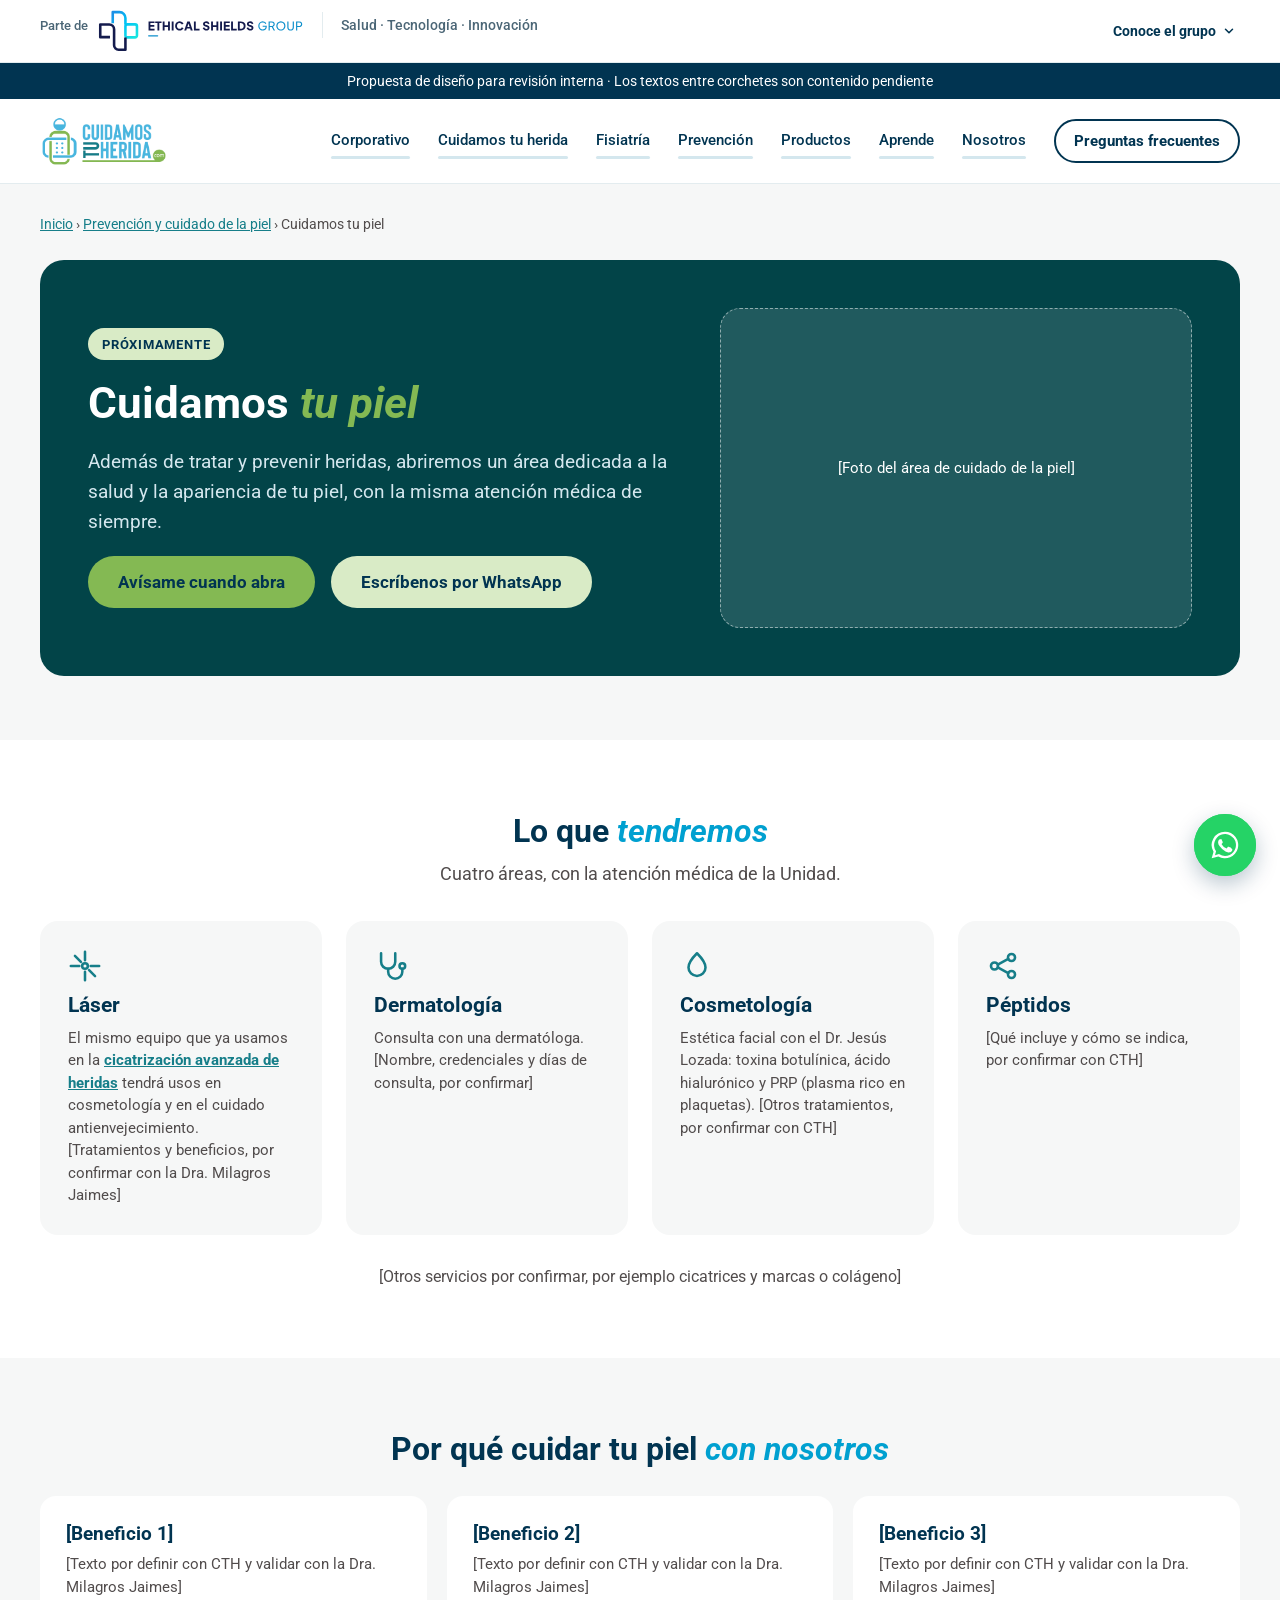
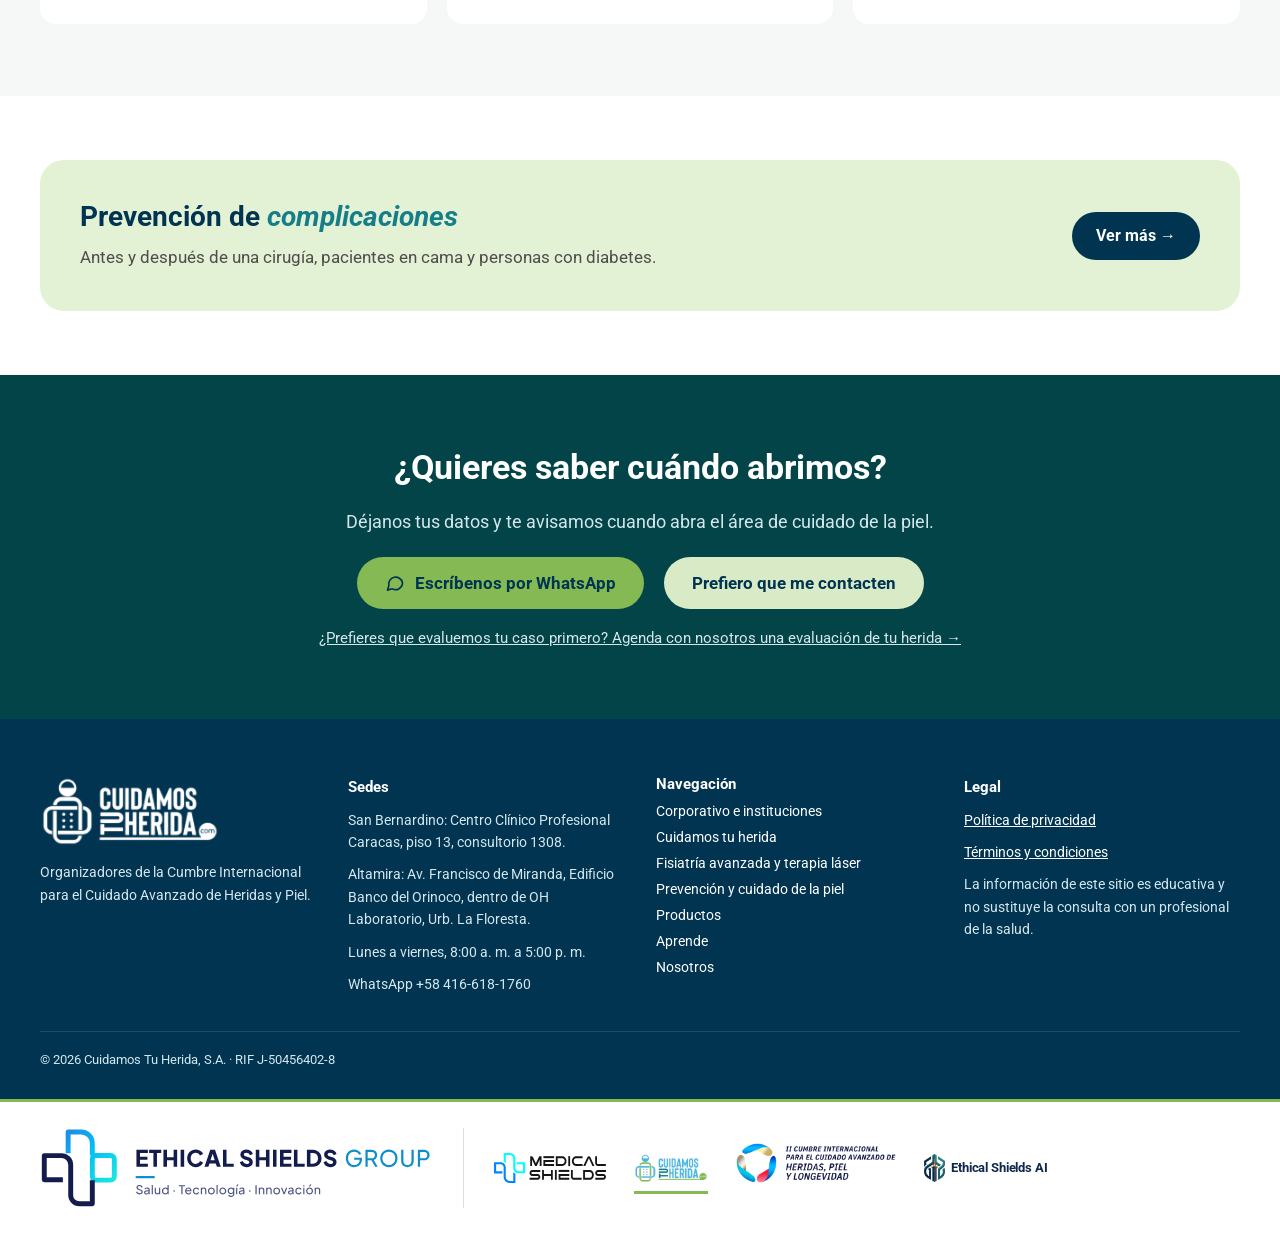
<file: cuidado-de-la-piel.html>
<!doctype html>
<html lang="es">
<head>
<meta charset="utf-8">
<meta name="viewport" content="width=device-width, initial-scale=1">
<meta name="robots" content="noindex, nofollow">
<title>Cuidamos tu piel · CTH · Propuesta para revisión</title>
<link rel="preconnect" href="https://fonts.googleapis.com">
<link rel="stylesheet" href="https://fonts.googleapis.com/css2?family=Roboto:ital,wght@0,400;0,500;0,700;1,700&amp;display=swap">
<style>
body{margin:0;background:#FFFFFF}
a{color:#167E89}a:hover{color:#013451}
summary{cursor:pointer;list-style:none}
summary::-webkit-details-marker{display:none}
.wa-float{position:fixed;right:24px;bottom:24px;z-index:50;width:62px;height:62px;border-radius:999px;background:#25D366;display:flex;align-items:center;justify-content:center;box-shadow:0 8px 22px rgba(1,52,81,.28);transition:transform .2s ease, box-shadow .2s ease}
.wa-float::before{content:"";position:absolute;inset:0;border-radius:999px;border:3px solid #25D366;animation:waPulse 2.4s ease-out infinite}
.wa-float:hover,.wa-float:focus-visible{transform:scale(1.08);box-shadow:0 12px 28px rgba(1,52,81,.35);outline:none}
.wa-tip{position:absolute;right:74px;white-space:nowrap;background:#013451;color:#FFFFFF;font-size:14px;font-weight:700;padding:8px 14px;border-radius:999px;opacity:0;transform:translateX(8px);transition:opacity .2s ease, transform .2s ease;pointer-events:none}
.wa-float:hover .wa-tip,.wa-float:focus-visible .wa-tip{opacity:1;transform:none}
@keyframes waPulse{0%{transform:scale(1);opacity:.7}100%{transform:scale(1.55);opacity:0}}
@media (prefers-reduced-motion: reduce){.wa-float::before{animation:none;opacity:0}.wa-float{transition:none}}
.nav-link{position:relative;padding:8px 0 10px;transition:color .2s ease}
.nav-link::after{content:"";position:absolute;left:0;right:0;bottom:0;height:3px;border-radius:3px;background:#D4E7EE;transition:background .2s ease, box-shadow .2s ease}
.nav-link:hover,.nav-link:focus-visible{color:#167E89 !important;outline:none}
.nav-link:hover::after,.nav-link:focus-visible::after{background:#00A0D0;box-shadow:0 0 10px rgba(0,160,208,.8)}
.nav-faq{transition:background .2s ease, color .2s ease}
.nav-faq:hover,.nav-faq:focus-visible{background:#013451 !important;color:#FFFFFF !important}
.nav-toggle{display:none;align-items:center;gap:8px;min-height:44px;padding:0 18px;border-radius:999px;border:2px solid #013451;background:#FFFFFF;color:#013451;font-family:Roboto,Arial,sans-serif;font-size:15px;font-weight:700;cursor:pointer}
@media (max-width: 1099px){.nav-toggle{display:inline-flex}.nav-main{display:none !important;width:100%;flex-direction:column;align-items:stretch !important;gap:0 !important;padding:4px 0 8px;border-top:1px solid #E3ECEF}.nav-main.is-open{display:flex !important}.nav-main .nav-link{padding:14px 0}.nav-main .nav-faq{align-self:flex-start;margin-top:12px}}
.inst-photos{-webkit-mask-image:linear-gradient(180deg,transparent,#000 8%,#000 92%,transparent);mask-image:linear-gradient(180deg,transparent,#000 8%,#000 92%,transparent)}
.inst-col{display:flex;flex-direction:column;gap:12px;animation:instUp 32s linear infinite}
.inst-down{animation-name:instDown;animation-duration:38s}
.inst-photos:hover .inst-col{animation-play-state:paused}
@keyframes instUp{from{transform:translateY(0)}to{transform:translateY(calc(-50% - 6px))}}
@keyframes instDown{from{transform:translateY(calc(-50% - 6px))}to{transform:translateY(0)}}
.inst-card{transition:transform .2s ease, box-shadow .2s ease, border-color .2s ease}
.inst-card:hover{transform:translateX(-4px);border-color:#1664AC !important;box-shadow:6px 8px 0 #1664AC}
.need-card{transition:transform .25s ease, box-shadow .25s ease, border-color .25s ease}
.need-card:hover,.need-card:focus-visible{transform:translateY(-8px);border-color:#00A0D0 !important;box-shadow:0 0 0 3px rgba(0,160,208,.35),0 0 22px rgba(0,160,208,.45),0 18px 36px rgba(1,52,81,.18);outline:none}
.step-reveal{opacity:0;transform:translateY(28px);transition:opacity .6s ease, transform .6s ease}
.steps-in .step-reveal{opacity:1;transform:none}
.step-card{transition:transform .25s ease, box-shadow .25s ease, border-color .25s ease}
.step-card:hover,.step-card:focus-within{transform:translate(-4px,-6px)}
.step-c1:hover,.step-c1:focus-within{box-shadow:10px 12px 0 #00A0D0;border-color:#00A0D0 !important}
.step-c2:hover,.step-c2:focus-within{box-shadow:10px 12px 0 #84B953;border-color:#84B953 !important}
.step-c3:hover,.step-c3:focus-within{box-shadow:10px 12px 0 #013451;border-color:#013451 !important}
.step-card:hover .step-icon{animation:stepPop .5s ease}
.step-card.is-active{transform:translate(-4px,-6px)}
.step-c1.is-active{box-shadow:10px 12px 0 #00A0D0;border-color:#00A0D0 !important}
.step-c2.is-active{box-shadow:10px 12px 0 #84B953;border-color:#84B953 !important}
.step-c3.is-active{box-shadow:10px 12px 0 #013451;border-color:#013451 !important}
.spec-tile{transition:transform .2s ease, box-shadow .2s ease, border-color .2s ease}
.spec-tile:hover,.spec-tile:focus-visible{transform:translateY(-4px);border-color:#00A0D0 !important;box-shadow:0 0 0 3px rgba(0,160,208,.25),0 10px 22px rgba(1,52,81,.12);outline:none}
.spec-tile.is-active{border-color:#84B953 !important;box-shadow:6px 8px 0 #84B953;transform:translate(-3px,-4px)}
.spec-tile.spec-dark.is-active{box-shadow:6px 8px 0 #84B953}
.step-panel{padding:32px;animation:panelIn .35s ease}
@keyframes panelIn{from{opacity:0;transform:translateY(-10px)}to{opacity:1;transform:none}}
.cal-check{stroke-dasharray:12;stroke-dashoffset:12}
.steps-in .cal-check{animation:drawCheck .6s ease .9s forwards}
.step-card:hover .cal-check{stroke-dashoffset:12;animation:drawCheck .5s ease forwards}
@keyframes stepPop{0%{transform:scale(1)}40%{transform:scale(1.15) rotate(-6deg)}70%{transform:scale(.97) rotate(3deg)}100%{transform:scale(1)}}
@keyframes drawCheck{to{stroke-dashoffset:0}}
@media (prefers-reduced-motion: reduce){.step-reveal{opacity:1;transform:none;transition:none}.step-card{transition:none}.step-card:hover{transform:none}.step-card:hover .step-icon{animation:none}.cal-check{stroke-dashoffset:0;animation:none}.step-panel{animation:none}.step-card.is-active{transform:none}.spec-tile{transition:none}.spec-tile:hover,.spec-tile.is-active{transform:none}.inst-col{animation:none}.inst-card{transition:none}.inst-card:hover{transform:none}}
@media (prefers-reduced-motion: reduce){.need-card{transition:none}.need-card:hover,.need-card:focus-visible{transform:none}}
.mod-grid{display:grid;grid-template-columns:1fr;gap:20px}
.mod-slot{scroll-margin-top:24px}
.mod-card{width:100%;height:100%;box-sizing:border-box;padding:30px 28px;border-radius:18px;border:2px solid;display:flex;flex-direction:column;gap:12px;text-align:left;cursor:pointer;font-family:Roboto,Arial,sans-serif;transition:transform .25s ease, box-shadow .25s ease}
.mod-card:hover,.mod-card:focus-visible{transform:translateY(-6px);box-shadow:0 0 0 3px rgba(0,160,208,.35),0 18px 36px rgba(1,52,81,.18);outline:none}
.mod-card.is-active{transform:translate(-4px,-6px);box-shadow:10px 12px 0 #00A0D0}
.mod-c3.is-active{box-shadow:10px 12px 0 #84B953}
.mod-panel-in{border-radius:18px;background:#F6F7F7;display:flex;flex-direction:column;gap:18px}
.mod-subgrid{display:grid;grid-template-columns:repeat(auto-fit,minmax(220px,1fr));gap:16px}
.mod-sub{display:flex;flex-direction:column;gap:8px;padding:22px;border-radius:14px;background:#FFFFFF;border:1px solid #C9D9DE;color:#013451;text-decoration:none}
.mod-sub-t{font-size:19px;font-weight:700}
.mod-sub-d{font-size:15px;line-height:1.5;color:#514C4C}
.mod-sub-l{font-size:15px;font-weight:700;color:#167E89;margin-top:auto}
@media (min-width: 900px){.mod-grid{grid-template-columns:repeat(3,1fr)}.mod-panel{order:10;grid-column:1 / -1}}
@media (prefers-reduced-motion: reduce){.mod-card{transition:none}.mod-card:hover,.mod-card.is-active{transform:none}}
</style>
<link rel="stylesheet" href="assets/grupo.css">
</head>
<body>
<!-- ETHICAL SHIELDS GROUP · ENCABEZADO DEL GRUPO. Visible en la propuesta desde el 19 nov 2026 (pedido de Jenny, para que el equipo lo revise). Lo arma assets/grupo.js con assets/grupo.css; un cambio se hace allí, no en las doce páginas. Regla del grupo del 19 nov (cumbre-web/docs/DECISIONES-VIGENTES.md): en computadora y tablet, «Parte de» + logo compacto + línea divisoria + «Salud · Tecnología · Innovación» + «Conoce el grupo»; en teléfono, sin descriptor. «Conoce el grupo» no es un enlace: abre la lista de las cuatro marcas con «Estás aquí» en CTH. -->
<div data-grupo="barra" class="gbar"></div>
<div role="note" style="background:#013451;color:#FFFFFF;font-family:Roboto,Arial,sans-serif;font-size:14px;text-align:center;padding:10px 16px;">Propuesta de diseño para revisión interna · Los textos entre corchetes son contenido pendiente</div>
<div style="font-family: Roboto, Arial, sans-serif; color: #013451; background: #FFFFFF;">

<!-- CABECERA -->
<header style="border-bottom: 1px solid #E3ECEF; background: #FFFFFF;">
<div style="max-width: 1200px; margin: 0 auto; padding: 16px 24px; display: flex; flex-wrap: wrap; align-items: center; justify-content: space-between; gap: 16px;">
<a href="index.html" style="display: flex; align-items: center;"><img src="assets/logo-cth.png" alt="Cuidamos Tu Herida" style="height: 52px; width: auto; display: block;"></a>
<button type="button" class="nav-toggle" aria-expanded="false" aria-controls="nav-principal"><svg width="20" height="20" viewBox="0 0 24 24" fill="none" stroke="#013451" stroke-width="2" stroke-linecap="round" aria-hidden="true"><path d="M4 6h16M4 12h16M4 18h16"></path></svg><span class="nav-toggle-t">Menú</span></button>
<nav id="nav-principal" class="nav-main" aria-label="Principal" style="display: flex; flex-wrap: wrap; gap: 28px; align-items: center; font-size: 15px; font-weight: 500;">
<a class="nav-link" href="index.html#corporativo" style="color: #013451; text-decoration: none;">Corporativo</a>
<a class="nav-link" href="index.html#cuidamos-tu-herida" style="color: #013451; text-decoration: none;">Cuidamos tu herida</a>
<a class="nav-link" href="index.html#fisiatria" style="color: #013451; text-decoration: none;">Fisiatría</a>
<a class="nav-link" href="index.html#prevencion-y-piel" style="color: #013451; text-decoration: none;">Prevención</a>
<a class="nav-link" href="productos.html" style="color: #013451; text-decoration: none;">Productos</a>
<a class="nav-link" href="index.html#aprende" style="color: #013451; text-decoration: none;">Aprende</a>
<a class="nav-link" href="index.html#cumbre" style="color: #013451; text-decoration: none;">Nosotros</a>
<a class="nav-faq" href="preguntas-frecuentes.html" style="display: inline-flex; align-items: center; min-height: 40px; padding: 0 18px; border-radius: 999px; border: 2px solid #013451; color: #013451; text-decoration: none; font-weight: 700;">Preguntas frecuentes</a>
</nav>
</div>
</header>

<!-- HERO DE LA LANDING -->
<section id="inicio" style="background: #F6F7F7;">
<div style="max-width: 1200px; margin: 0 auto; padding: 32px 24px 64px; display: flex; flex-direction: column; gap: 28px;">
<nav aria-label="Ruta" style="font-size: 14px; color: #514C4C;"><a href="index.html" style="color: #167E89;">Inicio</a> › <a href="index.html#prevencion-y-piel" style="color: #167E89;">Prevención y cuidado de la piel</a> › <span aria-current="page">Cuidamos tu piel</span></nav>
<div style="border-radius: 24px; background: #024448; color: #FFFFFF; padding: 48px; display: flex; flex-wrap: wrap; gap: 40px; align-items: center;">
<div style="flex: 1 1 420px; display: flex; flex-direction: column; gap: 18px;">
<span style="align-self: flex-start; display: inline-flex; align-items: center; min-height: 32px; padding: 0 14px; border-radius: 999px; background: #D9EBC6; color: #013451; font-size: 13px; font-weight: 700; letter-spacing: 0.06em; text-transform: uppercase;">Próximamente</span>
<h1 style="margin: 0; font-size: 44px; line-height: 1.15; font-weight: 700;">Cuidamos <em style="color: #84B953;">tu piel</em></h1>
<p style="margin: 0; font-size: 19px; line-height: 1.6; color: #D4E7EE;">Además de tratar y prevenir heridas, abriremos un área dedicada a la salud y la apariencia de tu piel, con la misma atención médica de siempre.</p>
<div style="display: flex; flex-wrap: wrap; gap: 16px;">
<a href="#contacto" style="display: inline-flex; align-items: center; min-height: 52px; padding: 0 30px; border-radius: 999px; background: #84B953; color: #013451; font-weight: 700; font-size: 17px; text-decoration: none;">Avísame cuando abra</a>
<a href="https://wa.me/584166181760?text=Hola%2C%20quiero%20informaci%C3%B3n%20(WEB-PIEL)" target="_blank" rel="noopener" style="display: inline-flex; align-items: center; min-height: 52px; padding: 0 30px; border-radius: 999px; background: #D9EBC6; color: #013451; font-weight: 700; font-size: 17px; text-decoration: none;">Escríbenos por WhatsApp</a>
</div>
</div>
<div style="flex: 1 1 300px; min-width: 0; height: 320px; border-radius: 20px; background: rgba(255,255,255,0.12); border: 1px dashed rgba(255,255,255,0.5); display: flex; align-items: center; justify-content: center; text-align: center; padding: 24px; box-sizing: border-box; font-size: 15px; color: #FFFFFF;">[Foto del área de cuidado de la piel]</div>
</div>
</div>
</section>

<!-- ÁREAS -->
<section aria-labelledby="areas-t" style="background: #FFFFFF;">
<div style="max-width: 1200px; margin: 0 auto; padding: 72px 24px; display: flex; flex-direction: column; gap: 32px;">
<div style="display: flex; flex-direction: column; gap: 10px; text-align: center; align-items: center;">
<h2 id="areas-t" style="margin: 0; font-size: 32px; font-weight: 700;">Lo que <em style="color: #00A0D0;">tendremos</em></h2>
<p style="margin: 0; font-size: 18px; line-height: 1.6; color: #514C4C;">Cuatro áreas, con la atención médica de la Unidad.</p>
</div>
<div style="display: grid; grid-template-columns: repeat(auto-fit, minmax(250px, 1fr)); gap: 24px;">
<div style="padding: 28px; border-radius: 18px; background: #F6F7F7; display: flex; flex-direction: column; gap: 10px;">
<svg width="34" height="34" viewBox="0 0 24 24" fill="none" stroke="#167E89" stroke-width="1.8" stroke-linecap="round" stroke-linejoin="round" aria-hidden="true"><path d="M12 2v6M12 16v6M4.9 4.9l4.2 4.2M14.9 14.9l4.2 4.2M2 12h6M16 12h6"></path><circle cx="12" cy="12" r="2"></circle></svg>
<span style="font-size: 21px; font-weight: 700;">Láser</span>
<span style="font-size: 15px; line-height: 1.5; color: #514C4C;">El mismo equipo que ya usamos en la <a href="unidad.html#laser" style="color: #167E89; font-weight: 700;">cicatrización avanzada de heridas</a> tendrá usos en cosmetología y en el cuidado antienvejecimiento. [Tratamientos y beneficios, por confirmar con la Dra. Milagros Jaimes]</span>
</div>
<div style="padding: 28px; border-radius: 18px; background: #F6F7F7; display: flex; flex-direction: column; gap: 10px;">
<svg width="34" height="34" viewBox="0 0 24 24" fill="none" stroke="#167E89" stroke-width="1.8" stroke-linecap="round" stroke-linejoin="round" aria-hidden="true"><path d="M5 3v6a5 5 0 0 0 10 0V3"></path><path d="M10 14v2a5 5 0 0 0 10 0v-2"></path><circle cx="20" cy="12" r="2"></circle></svg>
<span style="font-size: 21px; font-weight: 700;">Dermatología</span>
<span style="font-size: 15px; line-height: 1.5; color: #514C4C;">Consulta con una dermatóloga. [Nombre, credenciales y días de consulta, por confirmar]</span>
</div>
<div style="padding: 28px; border-radius: 18px; background: #F6F7F7; display: flex; flex-direction: column; gap: 10px;">
<svg width="34" height="34" viewBox="0 0 24 24" fill="none" stroke="#167E89" stroke-width="1.8" stroke-linecap="round" stroke-linejoin="round" aria-hidden="true"><path d="M12 3c-4 4-6 7-6 10a6 6 0 0 0 12 0c0-3-2-6-6-10z"></path></svg>
<span style="font-size: 21px; font-weight: 700;">Cosmetología</span>
<span style="font-size: 15px; line-height: 1.5; color: #514C4C;">Estética facial con el Dr. Jesús Lozada: toxina botulínica, ácido hialurónico y PRP (plasma rico en plaquetas). [Otros tratamientos, por confirmar con CTH]</span>
</div>
<div style="padding: 28px; border-radius: 18px; background: #F6F7F7; display: flex; flex-direction: column; gap: 10px;">
<svg width="34" height="34" viewBox="0 0 24 24" fill="none" stroke="#167E89" stroke-width="1.8" stroke-linecap="round" stroke-linejoin="round" aria-hidden="true"><circle cx="6" cy="12" r="2.5"></circle><circle cx="18" cy="6" r="2.5"></circle><circle cx="18" cy="18" r="2.5"></circle><path d="M8.3 11 15.7 7M8.3 13l7.4 4"></path></svg>
<span style="font-size: 21px; font-weight: 700;">Péptidos</span>
<span style="font-size: 15px; line-height: 1.5; color: #514C4C;">[Qué incluye y cómo se indica, por confirmar con CTH]</span>
</div>
</div>
<p style="margin: 0; text-align: center; font-size: 16px; color: #514C4C;">[Otros servicios por confirmar, por ejemplo cicatrices y marcas o colágeno]</p>
</div>
</section>

<!-- BENEFICIOS -->
<section aria-labelledby="benef-t" style="background: #F6F7F7;">
<div style="max-width: 1200px; margin: 0 auto; padding: 72px 24px; display: flex; flex-direction: column; gap: 28px;">
<h2 id="benef-t" style="margin: 0; font-size: 32px; line-height: 1.2; font-weight: 700; text-align: center;">Por qué cuidar tu piel <em style="color: #00A0D0;">con nosotros</em></h2>
<div style="display: grid; grid-template-columns: repeat(auto-fit, minmax(260px, 1fr)); gap: 20px;">
<div style="padding: 26px; border-radius: 16px; background: #FFFFFF; display: flex; flex-direction: column; gap: 8px;"><span style="font-size: 19px; font-weight: 700;">[Beneficio 1]</span><span style="font-size: 15px; line-height: 1.5; color: #514C4C;">[Texto por definir con CTH y validar con la Dra. Milagros Jaimes]</span></div>
<div style="padding: 26px; border-radius: 16px; background: #FFFFFF; display: flex; flex-direction: column; gap: 8px;"><span style="font-size: 19px; font-weight: 700;">[Beneficio 2]</span><span style="font-size: 15px; line-height: 1.5; color: #514C4C;">[Texto por definir con CTH y validar con la Dra. Milagros Jaimes]</span></div>
<div style="padding: 26px; border-radius: 16px; background: #FFFFFF; display: flex; flex-direction: column; gap: 8px;"><span style="font-size: 19px; font-weight: 700;">[Beneficio 3]</span><span style="font-size: 15px; line-height: 1.5; color: #514C4C;">[Texto por definir con CTH y validar con la Dra. Milagros Jaimes]</span></div>
</div>
</div>
</section>

<!-- TAMBIÉN EN EL MÓDULO -->
<section aria-labelledby="prev-t" style="background: #FFFFFF;">
<div style="max-width: 1200px; margin: 0 auto; padding: 64px 24px;">
<a href="prevencion-de-complicaciones.html" style="border-radius: 24px; background: #E3F1D5; color: #013451; padding: 40px; display: flex; flex-wrap: wrap; gap: 24px; align-items: center; justify-content: space-between; text-decoration: none;">
<div style="flex: 1 1 420px; display: flex; flex-direction: column; gap: 10px;">
<h2 id="prev-t" style="margin: 0; font-size: 28px; line-height: 1.2; font-weight: 700;">Prevención de <em style="color: #167E89;">complicaciones</em></h2>
<span style="font-size: 17px; line-height: 1.6; color: #514C4C;">Antes y después de una cirugía, pacientes en cama y personas con diabetes.</span>
</div>
<span style="display: inline-flex; align-items: center; min-height: 48px; padding: 0 24px; border-radius: 999px; background: #013451; color: #FFFFFF; font-weight: 700; font-size: 16px;">Ver más →</span>
</a>
</div>
</section>

<!-- CTA FINAL -->
<section id="cita" aria-labelledby="cta-final" style="background: #024448; color: #FFFFFF;">
<div style="max-width: 1200px; margin: 0 auto; padding: 72px 24px; display: flex; flex-direction: column; align-items: center; gap: 20px; text-align: center;">
<h2 id="cta-final" style="margin: 0; font-size: 34px; line-height: 1.2; font-weight: 700; max-width: 760px;">¿Quieres saber cuándo abrimos?</h2>
<p style="margin: 0; font-size: 18px; line-height: 1.6; color: #D4E7EE;">Déjanos tus datos y te avisamos cuando abra el área de cuidado de la piel.</p>
<div id="contacto" style="display: flex; flex-wrap: wrap; justify-content: center; align-items: center; gap: 20px;">
<a href="https://wa.me/584166181760?text=Hola%2C%20quiero%20informaci%C3%B3n%20(WEB-PIEL)" target="_blank" rel="noopener" style="display: inline-flex; align-items: center; gap: 10px; min-height: 52px; padding: 0 28px; border-radius: 999px; background: #84B953; color: #013451; font-weight: 700; font-size: 17px; text-decoration: none;">
<svg width="20" height="20" viewBox="0 0 24 24" fill="none" stroke="#013451" stroke-width="2" stroke-linecap="round" stroke-linejoin="round" aria-hidden="true"><path d="M21 11.5a8.4 8.4 0 0 1-12.5 7.4L3 20.5l1.6-5.3A8.4 8.4 0 1 1 21 11.5z"></path></svg>
Escríbenos por WhatsApp</a>
<a href="cita.html" style="display: inline-flex; align-items: center; min-height: 52px; padding: 0 28px; border-radius: 999px; background: #D9EBC6; color: #013451; font-weight: 700; font-size: 17px; text-decoration: none;">Prefiero que me contacten</a>
</div>
<a href="https://wa.me/584166181760?text=Hola%2C%20quisiera%20el%20enlace%20para%20IRIS%20(WEB-PIEL)" target="_blank" rel="noopener" style="font-size: 15px; color: #D4E7EE;">¿Prefieres que evaluemos tu caso primero? Agenda con nosotros una evaluación de tu herida →</a>
</div>
</section>

<!-- FOOTER -->

<footer style="background: #013451; color: #FFFFFF;">
<div style="max-width: 1200px; margin: 0 auto; padding: 56px 24px 32px; display: flex; flex-direction: column; gap: 36px;">
<div style="display: grid; grid-template-columns: repeat(auto-fit, minmax(220px, 1fr)); gap: 32px;">
<div style="display: flex; flex-direction: column; gap: 14px;">
<img src="assets/logo-cth-blanco.png" alt="Cuidamos Tu Herida" style="width: 180px; height: auto; display: block;">
<p style="margin: 0; font-size: 14px; line-height: 1.6; color: #D4E7EE;">Organizadores de la Cumbre Internacional para el Cuidado Avanzado de Heridas y Piel.</p>
</div>
<div style="display: flex; flex-direction: column; gap: 10px; font-size: 14px; line-height: 1.6;">
<span style="font-size: 15px; font-weight: 700;">Sedes</span>
<span style="color: #D4E7EE;">San Bernardino: Centro Clínico Profesional Caracas, piso 13, consultorio 1308.</span>
<span style="color: #D4E7EE;">Altamira: Av. Francisco de Miranda, Edificio Banco del Orinoco, dentro de OH Laboratorio, Urb. La Floresta.</span>
<span style="color: #D4E7EE;">Lunes a viernes, 8:00 a. m. a 5:00 p. m.</span>
<span style="color: #D4E7EE;">WhatsApp +58 416-618-1760</span>
</div>
<nav aria-label="Pie de página" style="display: flex; flex-direction: column; gap: 10px; font-size: 14px;">
<span style="font-size: 15px; font-weight: 700;">Navegación</span>
<a href="index.html#corporativo" style="color: #FFFFFF; text-decoration: none;">Corporativo e instituciones</a>
<a href="index.html#cuidamos-tu-herida" style="color: #FFFFFF; text-decoration: none;">Cuidamos tu herida</a>
<a href="index.html#fisiatria" style="color: #FFFFFF; text-decoration: none;">Fisiatría avanzada y terapia láser</a>
<a href="index.html#prevencion-y-piel" style="color: #FFFFFF; text-decoration: none;">Prevención y cuidado de la piel</a>
<a href="productos.html" style="color: #FFFFFF; text-decoration: none;">Productos</a>
<a href="index.html#aprende" style="color: #FFFFFF; text-decoration: none;">Aprende</a>
<a href="index.html#cumbre" style="color: #FFFFFF; text-decoration: none;">Nosotros</a>
</nav>
<div style="display: flex; flex-direction: column; gap: 10px; font-size: 14px; line-height: 1.6;">
<span style="font-size: 15px; font-weight: 700;">Legal</span>
<a href="#inicio" style="color: #FFFFFF;">Política de privacidad</a>
<a href="#inicio" style="color: #FFFFFF;">Términos y condiciones</a>
<span style="color: #D4E7EE;">La información de este sitio es educativa y no sustituye la consulta con un profesional de la salud.</span>
</div>
</div>
<p style="margin: 0; padding-top: 20px; border-top: 1px solid #1E4D6B; font-size: 13px; color: #D4E7EE;">© 2026 Cuidamos Tu Herida, S.A. · RIF J-50456402-8</p>
</div>
</footer>
<!-- ETHICAL SHIELDS GROUP · PIE DEL GRUPO. Visible en la propuesta desde el 19 nov 2026 (pedido de Jenny). Debajo del pie de CTH, como en la Cumbre. Lo arma assets/grupo.js: logo completo del grupo en tamaño legible y los logos de las cuatro marcas. -->
<div data-grupo="pie" class="gpie"></div>

<a class="wa-float" href="https://wa.me/584166181760?text=Hola%2C%20quiero%20informaci%C3%B3n%20(WEB-PIEL)" target="_blank" rel="noopener" aria-label="Escríbenos por WhatsApp"><svg width="32" height="32" viewBox="0 0 24 24" fill="#FFFFFF" aria-hidden="true"><path d="M12 2a10 10 0 0 0-8.6 15.1L2 22l5-1.3A10 10 0 1 0 12 2zm0 18.2a8.2 8.2 0 0 1-4.2-1.2l-.3-.2-3 .8.8-2.9-.2-.3A8.2 8.2 0 1 1 12 20.2zm4.5-6.1c-.2-.1-1.5-.7-1.7-.8-.2-.1-.4-.1-.6.1l-.8 1c-.1.2-.3.2-.5.1a6.7 6.7 0 0 1-3.3-2.9c-.3-.4.2-.4.7-1.4.1-.2 0-.3 0-.4l-.8-1.8c-.2-.5-.4-.4-.6-.4h-.5a1 1 0 0 0-.7.3 3 3 0 0 0-.9 2.2 5.1 5.1 0 0 0 1.1 2.7 11.7 11.7 0 0 0 4.5 4c1.7.7 2.3.8 3.2.7.5-.1 1.5-.6 1.7-1.2.2-.6.2-1.1.2-1.2-.1-.1-.3-.2-.5-.3z"></path></svg><span class="wa-tip" aria-hidden="true">Escríbenos por WhatsApp</span></a>
</div>

<script src="assets/app.js"></script>
<script src="assets/grupo.js"></script>
</body>
</html>
</file>
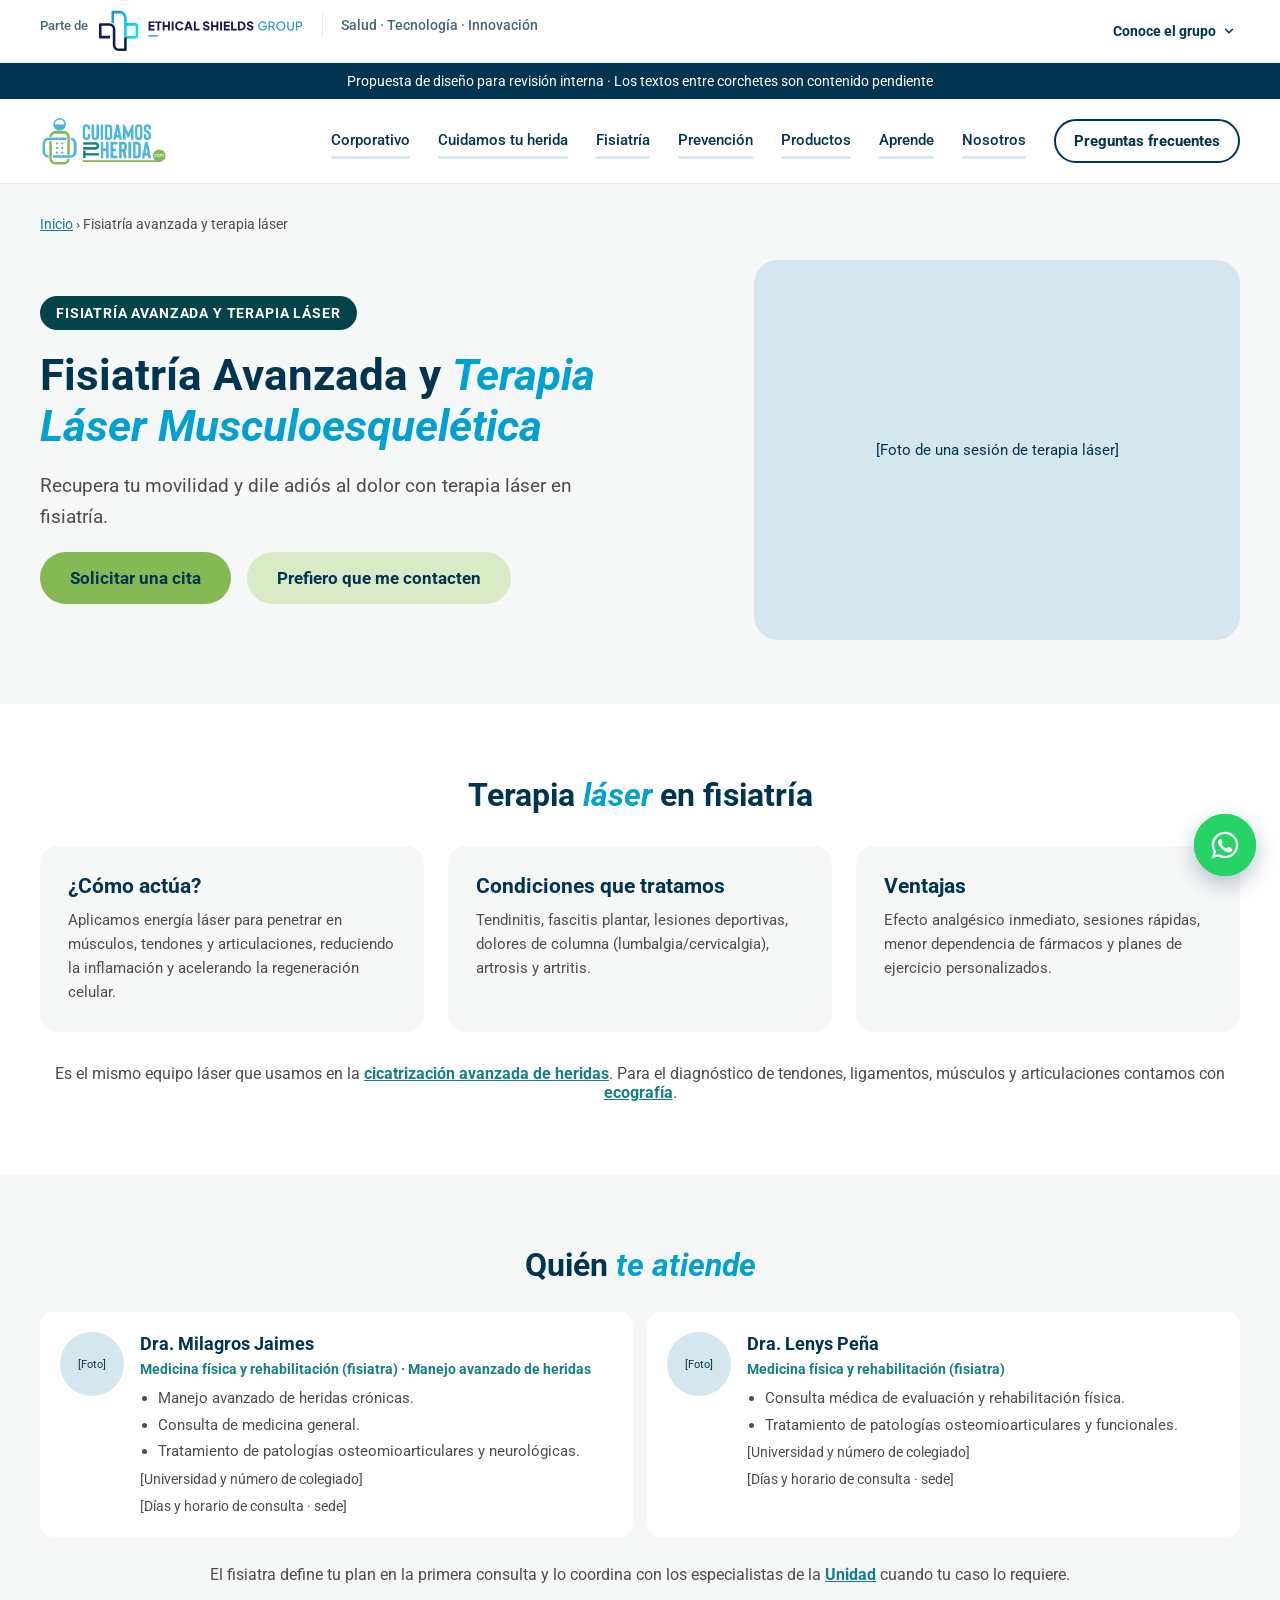
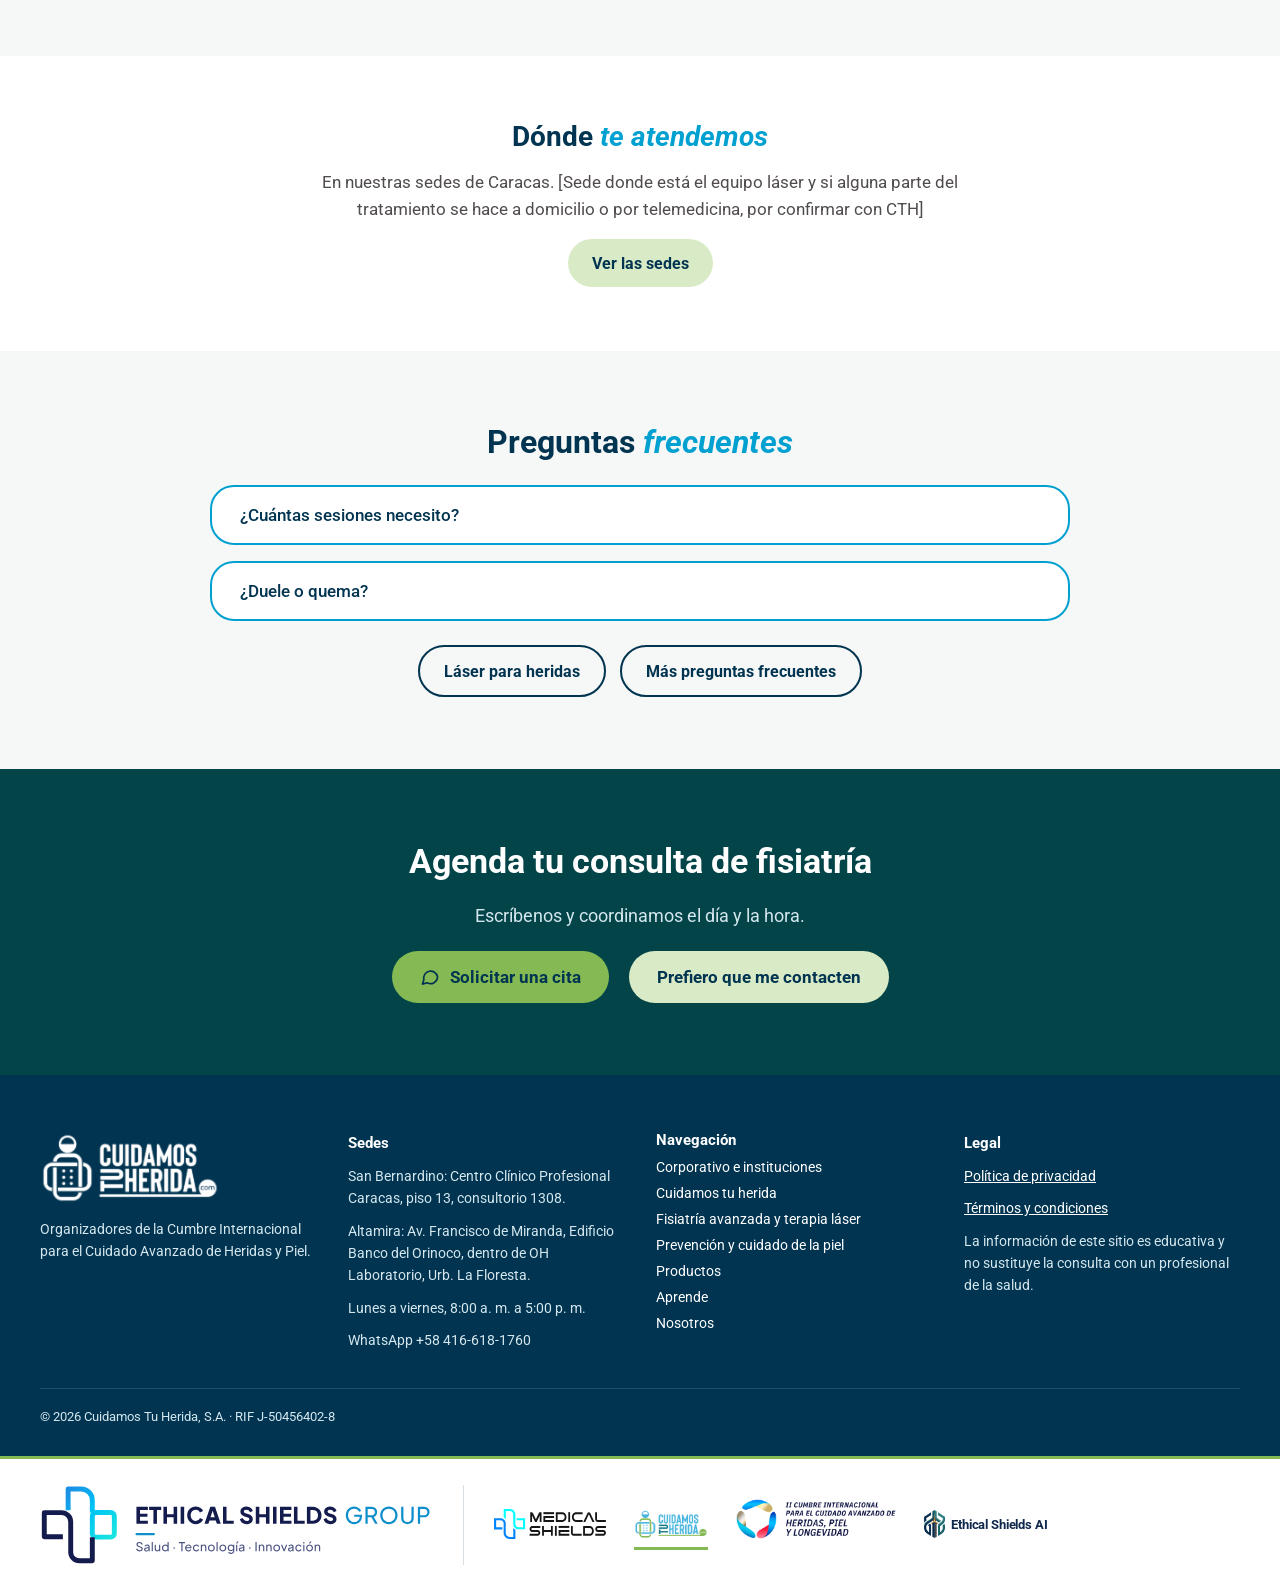
<file: fisiatria.html>
<!doctype html>
<html lang="es">
<head>
<meta charset="utf-8">
<meta name="viewport" content="width=device-width, initial-scale=1">
<meta name="robots" content="noindex, nofollow">
<title>Fisiatría avanzada y terapia láser · CTH · Propuesta para revisión</title>
<link rel="preconnect" href="https://fonts.googleapis.com">
<link rel="stylesheet" href="https://fonts.googleapis.com/css2?family=Roboto:ital,wght@0,400;0,500;0,700;1,700&amp;display=swap">
<style>
body{margin:0;background:#FFFFFF}
a{color:#167E89}a:hover{color:#013451}
summary{cursor:pointer;list-style:none}
summary::-webkit-details-marker{display:none}
.wa-float{position:fixed;right:24px;bottom:24px;z-index:50;width:62px;height:62px;border-radius:999px;background:#25D366;display:flex;align-items:center;justify-content:center;box-shadow:0 8px 22px rgba(1,52,81,.28);transition:transform .2s ease, box-shadow .2s ease}
.wa-float::before{content:"";position:absolute;inset:0;border-radius:999px;border:3px solid #25D366;animation:waPulse 2.4s ease-out infinite}
.wa-float:hover,.wa-float:focus-visible{transform:scale(1.08);box-shadow:0 12px 28px rgba(1,52,81,.35);outline:none}
.wa-tip{position:absolute;right:74px;white-space:nowrap;background:#013451;color:#FFFFFF;font-size:14px;font-weight:700;padding:8px 14px;border-radius:999px;opacity:0;transform:translateX(8px);transition:opacity .2s ease, transform .2s ease;pointer-events:none}
.wa-float:hover .wa-tip,.wa-float:focus-visible .wa-tip{opacity:1;transform:none}
@keyframes waPulse{0%{transform:scale(1);opacity:.7}100%{transform:scale(1.55);opacity:0}}
@media (prefers-reduced-motion: reduce){.wa-float::before{animation:none;opacity:0}.wa-float{transition:none}}
.nav-link{position:relative;padding:8px 0 10px;transition:color .2s ease}
.nav-link::after{content:"";position:absolute;left:0;right:0;bottom:0;height:3px;border-radius:3px;background:#D4E7EE;transition:background .2s ease, box-shadow .2s ease}
.nav-link:hover,.nav-link:focus-visible{color:#167E89 !important;outline:none}
.nav-link:hover::after,.nav-link:focus-visible::after{background:#00A0D0;box-shadow:0 0 10px rgba(0,160,208,.8)}
.nav-faq{transition:background .2s ease, color .2s ease}
.nav-faq:hover,.nav-faq:focus-visible{background:#013451 !important;color:#FFFFFF !important}
@media (max-width: 600px){.h1-larga{font-size:32px !important}}
.nav-toggle{display:none;align-items:center;gap:8px;min-height:44px;padding:0 18px;border-radius:999px;border:2px solid #013451;background:#FFFFFF;color:#013451;font-family:Roboto,Arial,sans-serif;font-size:15px;font-weight:700;cursor:pointer}
@media (max-width: 1099px){.nav-toggle{display:inline-flex}.nav-main{display:none !important;width:100%;flex-direction:column;align-items:stretch !important;gap:0 !important;padding:4px 0 8px;border-top:1px solid #E3ECEF}.nav-main.is-open{display:flex !important}.nav-main .nav-link{padding:14px 0}.nav-main .nav-faq{align-self:flex-start;margin-top:12px}}
.inst-photos{-webkit-mask-image:linear-gradient(180deg,transparent,#000 8%,#000 92%,transparent);mask-image:linear-gradient(180deg,transparent,#000 8%,#000 92%,transparent)}
.inst-col{display:flex;flex-direction:column;gap:12px;animation:instUp 32s linear infinite}
.inst-down{animation-name:instDown;animation-duration:38s}
.inst-photos:hover .inst-col{animation-play-state:paused}
@keyframes instUp{from{transform:translateY(0)}to{transform:translateY(calc(-50% - 6px))}}
@keyframes instDown{from{transform:translateY(calc(-50% - 6px))}to{transform:translateY(0)}}
.inst-card{transition:transform .2s ease, box-shadow .2s ease, border-color .2s ease}
.inst-card:hover{transform:translateX(-4px);border-color:#1664AC !important;box-shadow:6px 8px 0 #1664AC}
.need-card{transition:transform .25s ease, box-shadow .25s ease, border-color .25s ease}
.need-card:hover,.need-card:focus-visible{transform:translateY(-8px);border-color:#00A0D0 !important;box-shadow:0 0 0 3px rgba(0,160,208,.35),0 0 22px rgba(0,160,208,.45),0 18px 36px rgba(1,52,81,.18);outline:none}
.step-reveal{opacity:0;transform:translateY(28px);transition:opacity .6s ease, transform .6s ease}
.steps-in .step-reveal{opacity:1;transform:none}
.step-card{transition:transform .25s ease, box-shadow .25s ease, border-color .25s ease}
.step-card:hover,.step-card:focus-within{transform:translate(-4px,-6px)}
.step-c1:hover,.step-c1:focus-within{box-shadow:10px 12px 0 #00A0D0;border-color:#00A0D0 !important}
.step-c2:hover,.step-c2:focus-within{box-shadow:10px 12px 0 #84B953;border-color:#84B953 !important}
.step-c3:hover,.step-c3:focus-within{box-shadow:10px 12px 0 #013451;border-color:#013451 !important}
.step-card:hover .step-icon{animation:stepPop .5s ease}
.step-card.is-active{transform:translate(-4px,-6px)}
.step-c1.is-active{box-shadow:10px 12px 0 #00A0D0;border-color:#00A0D0 !important}
.step-c2.is-active{box-shadow:10px 12px 0 #84B953;border-color:#84B953 !important}
.step-c3.is-active{box-shadow:10px 12px 0 #013451;border-color:#013451 !important}
.spec-tile{transition:transform .2s ease, box-shadow .2s ease, border-color .2s ease}
.spec-tile:hover,.spec-tile:focus-visible{transform:translateY(-4px);border-color:#00A0D0 !important;box-shadow:0 0 0 3px rgba(0,160,208,.25),0 10px 22px rgba(1,52,81,.12);outline:none}
.spec-tile.is-active{border-color:#84B953 !important;box-shadow:6px 8px 0 #84B953;transform:translate(-3px,-4px)}
.spec-tile.spec-dark.is-active{box-shadow:6px 8px 0 #84B953}
.step-panel{padding:32px;animation:panelIn .35s ease}
@keyframes panelIn{from{opacity:0;transform:translateY(-10px)}to{opacity:1;transform:none}}
.cal-check{stroke-dasharray:12;stroke-dashoffset:12}
.steps-in .cal-check{animation:drawCheck .6s ease .9s forwards}
.step-card:hover .cal-check{stroke-dashoffset:12;animation:drawCheck .5s ease forwards}
@keyframes stepPop{0%{transform:scale(1)}40%{transform:scale(1.15) rotate(-6deg)}70%{transform:scale(.97) rotate(3deg)}100%{transform:scale(1)}}
@keyframes drawCheck{to{stroke-dashoffset:0}}
@media (prefers-reduced-motion: reduce){.step-reveal{opacity:1;transform:none;transition:none}.step-card{transition:none}.step-card:hover{transform:none}.step-card:hover .step-icon{animation:none}.cal-check{stroke-dashoffset:0;animation:none}.step-panel{animation:none}.step-card.is-active{transform:none}.spec-tile{transition:none}.spec-tile:hover,.spec-tile.is-active{transform:none}.inst-col{animation:none}.inst-card{transition:none}.inst-card:hover{transform:none}}
@media (prefers-reduced-motion: reduce){.need-card{transition:none}.need-card:hover,.need-card:focus-visible{transform:none}}
.mod-grid{display:grid;grid-template-columns:1fr;gap:20px}
.mod-slot{scroll-margin-top:24px}
.mod-card{width:100%;height:100%;box-sizing:border-box;padding:30px 28px;border-radius:18px;border:2px solid;display:flex;flex-direction:column;gap:12px;text-align:left;cursor:pointer;font-family:Roboto,Arial,sans-serif;transition:transform .25s ease, box-shadow .25s ease}
.mod-card:hover,.mod-card:focus-visible{transform:translateY(-6px);box-shadow:0 0 0 3px rgba(0,160,208,.35),0 18px 36px rgba(1,52,81,.18);outline:none}
.mod-card.is-active{transform:translate(-4px,-6px);box-shadow:10px 12px 0 #00A0D0}
.mod-c3.is-active{box-shadow:10px 12px 0 #84B953}
.mod-panel-in{border-radius:18px;background:#F6F7F7;display:flex;flex-direction:column;gap:18px}
.mod-subgrid{display:grid;grid-template-columns:repeat(auto-fit,minmax(220px,1fr));gap:16px}
.mod-sub{display:flex;flex-direction:column;gap:8px;padding:22px;border-radius:14px;background:#FFFFFF;border:1px solid #C9D9DE;color:#013451;text-decoration:none}
.mod-sub-t{font-size:19px;font-weight:700}
.mod-sub-d{font-size:15px;line-height:1.5;color:#514C4C}
.mod-sub-l{font-size:15px;font-weight:700;color:#167E89;margin-top:auto}
@media (min-width: 900px){.mod-grid{grid-template-columns:repeat(3,1fr)}.mod-panel{order:10;grid-column:1 / -1}}
@media (prefers-reduced-motion: reduce){.mod-card{transition:none}.mod-card:hover,.mod-card.is-active{transform:none}}
</style>
<link rel="stylesheet" href="assets/grupo.css">
</head>
<body>
<!-- ETHICAL SHIELDS GROUP · ENCABEZADO DEL GRUPO. Visible en la propuesta desde el 19 nov 2026 (pedido de Jenny, para que el equipo lo revise). Lo arma assets/grupo.js con assets/grupo.css; un cambio se hace allí, no en las doce páginas. Regla del grupo del 19 nov (cumbre-web/docs/DECISIONES-VIGENTES.md): en computadora y tablet, «Parte de» + logo compacto + línea divisoria + «Salud · Tecnología · Innovación» + «Conoce el grupo»; en teléfono, sin descriptor. «Conoce el grupo» no es un enlace: abre la lista de las cuatro marcas con «Estás aquí» en CTH. -->
<div data-grupo="barra" class="gbar"></div>
<div role="note" style="background:#013451;color:#FFFFFF;font-family:Roboto,Arial,sans-serif;font-size:14px;text-align:center;padding:10px 16px;">Propuesta de diseño para revisión interna · Los textos entre corchetes son contenido pendiente</div>
<div style="font-family: Roboto, Arial, sans-serif; color: #013451; background: #FFFFFF;">

<!-- CABECERA -->
<header style="border-bottom: 1px solid #E3ECEF; background: #FFFFFF;">
<div style="max-width: 1200px; margin: 0 auto; padding: 16px 24px; display: flex; flex-wrap: wrap; align-items: center; justify-content: space-between; gap: 16px;">
<a href="index.html" style="display: flex; align-items: center;"><img src="assets/logo-cth.png" alt="Cuidamos Tu Herida" style="height: 52px; width: auto; display: block;"></a>
<button type="button" class="nav-toggle" aria-expanded="false" aria-controls="nav-principal"><svg width="20" height="20" viewBox="0 0 24 24" fill="none" stroke="#013451" stroke-width="2" stroke-linecap="round" aria-hidden="true"><path d="M4 6h16M4 12h16M4 18h16"></path></svg><span class="nav-toggle-t">Menú</span></button>
<nav id="nav-principal" class="nav-main" aria-label="Principal" style="display: flex; flex-wrap: wrap; gap: 28px; align-items: center; font-size: 15px; font-weight: 500;">
<a class="nav-link" href="index.html#corporativo" style="color: #013451; text-decoration: none;">Corporativo</a>
<a class="nav-link" href="index.html#cuidamos-tu-herida" style="color: #013451; text-decoration: none;">Cuidamos tu herida</a>
<a class="nav-link" href="index.html#fisiatria" style="color: #013451; text-decoration: none;">Fisiatría</a>
<a class="nav-link" href="index.html#prevencion-y-piel" style="color: #013451; text-decoration: none;">Prevención</a>
<a class="nav-link" href="productos.html" style="color: #013451; text-decoration: none;">Productos</a>
<a class="nav-link" href="index.html#aprende" style="color: #013451; text-decoration: none;">Aprende</a>
<a class="nav-link" href="index.html#cumbre" style="color: #013451; text-decoration: none;">Nosotros</a>
<a class="nav-faq" href="preguntas-frecuentes.html" style="display: inline-flex; align-items: center; min-height: 40px; padding: 0 18px; border-radius: 999px; border: 2px solid #013451; color: #013451; text-decoration: none; font-weight: 700;">Preguntas frecuentes</a>
</nav>
</div>
</header>

<!-- HERO DE LA LANDING -->
<section id="inicio" style="background: #F6F7F7;">
<div style="max-width: 1200px; margin: 0 auto; padding: 32px 24px 64px; display: flex; flex-direction: column; gap: 28px;">
<nav aria-label="Ruta" style="font-size: 14px; color: #514C4C;"><a href="index.html" style="color: #167E89;">Inicio</a> › <span aria-current="page">Fisiatría avanzada y terapia láser</span></nav>
<div style="display: flex; flex-wrap: wrap; align-items: center; gap: 48px;">
<div style="flex: 1 1 480px; display: flex; flex-direction: column; gap: 20px;">
<p style="margin: 0; align-self: flex-start; display: inline-flex; align-items: center; min-height: 34px; padding: 0 16px; border-radius: 999px; background: #024448; color: #FFFFFF; font-size: 14px; font-weight: 700; letter-spacing: 0.06em; text-transform: uppercase;">Fisiatría avanzada y terapia láser</p>
<h1 class="h1-larga" style="margin: 0; font-size: 44px; line-height: 1.15; font-weight: 700; color: #013451;">Fisiatría Avanzada y <em style="color: #00A0D0;">Terapia Láser Musculoesquelética</em></h1>
<p style="margin: 0; font-size: 19px; line-height: 1.6; color: #514C4C; max-width: 540px;">Recupera tu movilidad y dile adiós al dolor con terapia láser en fisiatría.</p>
<div style="display: flex; flex-wrap: wrap; align-items: center; gap: 16px;">
<a href="https://wa.me/584166181760?text=Hola%2C%20quiero%20agendar%20una%20cita%20(WEB-FISIATRIA)" target="_blank" rel="noopener" style="display: inline-flex; align-items: center; min-height: 52px; padding: 0 30px; border-radius: 999px; background: #84B953; color: #013451; font-weight: 700; font-size: 17px; text-decoration: none;">Solicitar una cita</a>
<a href="cita.html" style="display: inline-flex; align-items: center; min-height: 52px; padding: 0 30px; border-radius: 999px; background: #D9EBC6; color: #013451; font-weight: 700; font-size: 17px; text-decoration: none;">Prefiero que me contacten</a>
</div>
</div>
<div style="flex: 1 1 300px; min-width: 0; max-width: 560px; height: 380px; border-radius: 24px; background: #D4E7EE; display: flex; align-items: center; justify-content: center; text-align: center; padding: 24px; box-sizing: border-box; font-size: 15px; color: #013451;">[Foto de una sesión de terapia láser]</div>
</div>
</div>
</section>

<!-- TERAPIA LÁSER (texto enviado por la Dra. Milagros Jaimes, 11 nov 2026; validado) -->
<section aria-labelledby="laser-t" style="background: #FFFFFF;">
<div style="max-width: 1200px; margin: 0 auto; padding: 72px 24px; display: flex; flex-direction: column; gap: 32px;">
<h2 id="laser-t" style="margin: 0; font-size: 32px; font-weight: 700; text-align: center;">Terapia <em style="color: #00A0D0;">láser</em> en fisiatría</h2>
<div style="display: grid; grid-template-columns: repeat(auto-fit, minmax(260px, 1fr)); gap: 24px;">
<div style="padding: 28px; border-radius: 18px; background: #F6F7F7; display: flex; flex-direction: column; gap: 10px;"><span style="font-size: 21px; font-weight: 700;">¿Cómo actúa?</span><span style="font-size: 15px; line-height: 1.6; color: #514C4C;">Aplicamos energía láser para penetrar en músculos, tendones y articulaciones, reduciendo la inflamación y acelerando la regeneración celular.</span></div>
<div style="padding: 28px; border-radius: 18px; background: #F6F7F7; display: flex; flex-direction: column; gap: 10px;"><span style="font-size: 21px; font-weight: 700;">Condiciones que tratamos</span><span style="font-size: 15px; line-height: 1.6; color: #514C4C;">Tendinitis, fascitis plantar, lesiones deportivas, dolores de columna (lumbalgia/cervicalgia), artrosis y artritis.</span></div>
<div style="padding: 28px; border-radius: 18px; background: #F6F7F7; display: flex; flex-direction: column; gap: 10px;"><span style="font-size: 21px; font-weight: 700;">Ventajas</span><span style="font-size: 15px; line-height: 1.6; color: #514C4C;">Efecto analgésico inmediato, sesiones rápidas, menor dependencia de fármacos y planes de ejercicio personalizados.</span></div>
</div>
<p style="margin: 0; text-align: center; font-size: 16px; color: #514C4C;">Es el mismo equipo láser que usamos en la <a href="unidad.html#laser" style="color: #167E89; font-weight: 700;">cicatrización avanzada de heridas</a>. Para el diagnóstico de tendones, ligamentos, músculos y articulaciones contamos con <a href="unidad.html#ecografia" style="color: #167E89; font-weight: 700;">ecografía</a>.</p>
</div>
</section>

<!-- QUIÉN TE ATIENDE (desde assets/equipo.js, especialidad «mf») -->
<section id="equipo" aria-labelledby="equipo-t" style="background: #F6F7F7;">
<div style="max-width: 1200px; margin: 0 auto; padding: 72px 24px; display: flex; flex-direction: column; gap: 28px;">
<h2 id="equipo-t" style="margin: 0; font-size: 32px; font-weight: 700; text-align: center;">Quién <em style="color: #00A0D0;">te atiende</em></h2>
<div data-equipo="mf" style="display: flex; flex-wrap: wrap; gap: 14px;"></div>
<p style="margin: 0; text-align: center; font-size: 16px; color: #514C4C;">El fisiatra define tu plan en la primera consulta y lo coordina con los especialistas de la <a href="unidad.html" style="color: #167E89; font-weight: 700;">Unidad</a> cuando tu caso lo requiere.</p>
</div>
</section>

<!-- DÓNDE TE ATENDEMOS -->
<section aria-labelledby="donde-t" style="background: #FFFFFF;">
<div style="max-width: 1200px; margin: 0 auto; padding: 64px 24px; display: flex; flex-direction: column; gap: 16px; align-items: center; text-align: center;">
<h2 id="donde-t" style="margin: 0; font-size: 28px; font-weight: 700;">Dónde <em style="color: #00A0D0;">te atendemos</em></h2>
<p style="margin: 0; font-size: 17px; line-height: 1.6; color: #514C4C; max-width: 720px;">En nuestras sedes de Caracas. [Sede donde está el equipo láser y si alguna parte del tratamiento se hace a domicilio o por telemedicina, por confirmar con CTH]</p>
<a href="unidad.html#sedes" style="display: inline-flex; align-items: center; min-height: 48px; padding: 0 24px; border-radius: 999px; background: #D9EBC6; color: #013451; font-weight: 700; font-size: 16px; text-decoration: none;">Ver las sedes</a>
</div>
</section>

<!-- PREGUNTAS (texto de la Dra. Milagros Jaimes) -->
<section aria-labelledby="faq-f" style="background: #F6F7F7;">
<div style="max-width: 860px; margin: 0 auto; padding: 72px 24px; display: flex; flex-direction: column; gap: 16px;">
<h2 id="faq-f" style="margin: 0 0 8px; font-size: 32px; font-weight: 700; text-align: center;">Preguntas <em style="color: #00A0D0;">frecuentes</em></h2>
<details style="border: 2px solid #00A0D0; border-radius: 24px; background: #FFFFFF; padding: 0 28px;"><summary style="min-height: 56px; display: flex; align-items: center; font-size: 17px; font-weight: 500;">¿Cuántas sesiones necesito?</summary><p style="margin: 0 0 18px; font-size: 16px; line-height: 1.6; color: #514C4C;">Varía según la lesión; el fisiatra lo define en la primera consulta (generalmente ciclos de 5 a 10 sesiones).</p></details>
<details style="border: 2px solid #00A0D0; border-radius: 24px; background: #FFFFFF; padding: 0 28px;"><summary style="min-height: 56px; display: flex; align-items: center; font-size: 17px; font-weight: 500;">¿Duele o quema?</summary><p style="margin: 0 0 18px; font-size: 16px; line-height: 1.6; color: #514C4C;">No, solo se experimenta una sensación de calor suave y reconfortante.</p></details>
<div style="display: flex; flex-wrap: wrap; justify-content: center; gap: 14px; margin-top: 8px;">
<a href="unidad.html#laser" style="display: inline-flex; align-items: center; min-height: 48px; padding: 0 24px; border-radius: 999px; border: 2px solid #013451; color: #013451; font-weight: 700; font-size: 16px; text-decoration: none;">Láser para heridas</a>
<a href="preguntas-frecuentes.html#laser" style="display: inline-flex; align-items: center; min-height: 48px; padding: 0 24px; border-radius: 999px; border: 2px solid #013451; color: #013451; font-weight: 700; font-size: 16px; text-decoration: none;">Más preguntas frecuentes</a>
</div>
</div>
</section>

<!-- CTA FINAL -->
<section id="cita" aria-labelledby="cta-final" style="background: #024448; color: #FFFFFF;">
<div style="max-width: 1200px; margin: 0 auto; padding: 72px 24px; display: flex; flex-direction: column; align-items: center; gap: 20px; text-align: center;">
<h2 id="cta-final" style="margin: 0; font-size: 34px; line-height: 1.2; font-weight: 700; max-width: 760px;">Agenda tu consulta de fisiatría</h2>
<p style="margin: 0; font-size: 18px; line-height: 1.6; color: #D4E7EE;">Escríbenos y coordinamos el día y la hora.</p>
<div id="contacto" style="display: flex; flex-wrap: wrap; justify-content: center; align-items: center; gap: 20px;">
<a href="https://wa.me/584166181760?text=Hola%2C%20quiero%20agendar%20una%20cita%20(WEB-FISIATRIA)" target="_blank" rel="noopener" style="display: inline-flex; align-items: center; gap: 10px; min-height: 52px; padding: 0 28px; border-radius: 999px; background: #84B953; color: #013451; font-weight: 700; font-size: 17px; text-decoration: none;">
<svg width="20" height="20" viewBox="0 0 24 24" fill="none" stroke="#013451" stroke-width="2" stroke-linecap="round" stroke-linejoin="round" aria-hidden="true"><path d="M21 11.5a8.4 8.4 0 0 1-12.5 7.4L3 20.5l1.6-5.3A8.4 8.4 0 1 1 21 11.5z"></path></svg>
Solicitar una cita</a>
<a href="cita.html" style="display: inline-flex; align-items: center; min-height: 52px; padding: 0 28px; border-radius: 999px; background: #D9EBC6; color: #013451; font-weight: 700; font-size: 17px; text-decoration: none;">Prefiero que me contacten</a>
</div>
</div>
</section>

<!-- FOOTER -->

<footer style="background: #013451; color: #FFFFFF;">
<div style="max-width: 1200px; margin: 0 auto; padding: 56px 24px 32px; display: flex; flex-direction: column; gap: 36px;">
<div style="display: grid; grid-template-columns: repeat(auto-fit, minmax(220px, 1fr)); gap: 32px;">
<div style="display: flex; flex-direction: column; gap: 14px;">
<img src="assets/logo-cth-blanco.png" alt="Cuidamos Tu Herida" style="width: 180px; height: auto; display: block;">
<p style="margin: 0; font-size: 14px; line-height: 1.6; color: #D4E7EE;">Organizadores de la Cumbre Internacional para el Cuidado Avanzado de Heridas y Piel.</p>
</div>
<div style="display: flex; flex-direction: column; gap: 10px; font-size: 14px; line-height: 1.6;">
<span style="font-size: 15px; font-weight: 700;">Sedes</span>
<span style="color: #D4E7EE;">San Bernardino: Centro Clínico Profesional Caracas, piso 13, consultorio 1308.</span>
<span style="color: #D4E7EE;">Altamira: Av. Francisco de Miranda, Edificio Banco del Orinoco, dentro de OH Laboratorio, Urb. La Floresta.</span>
<span style="color: #D4E7EE;">Lunes a viernes, 8:00 a. m. a 5:00 p. m.</span>
<span style="color: #D4E7EE;">WhatsApp +58 416-618-1760</span>
</div>
<nav aria-label="Pie de página" style="display: flex; flex-direction: column; gap: 10px; font-size: 14px;">
<span style="font-size: 15px; font-weight: 700;">Navegación</span>
<a href="index.html#corporativo" style="color: #FFFFFF; text-decoration: none;">Corporativo e instituciones</a>
<a href="index.html#cuidamos-tu-herida" style="color: #FFFFFF; text-decoration: none;">Cuidamos tu herida</a>
<a href="index.html#fisiatria" style="color: #FFFFFF; text-decoration: none;">Fisiatría avanzada y terapia láser</a>
<a href="index.html#prevencion-y-piel" style="color: #FFFFFF; text-decoration: none;">Prevención y cuidado de la piel</a>
<a href="productos.html" style="color: #FFFFFF; text-decoration: none;">Productos</a>
<a href="index.html#aprende" style="color: #FFFFFF; text-decoration: none;">Aprende</a>
<a href="index.html#cumbre" style="color: #FFFFFF; text-decoration: none;">Nosotros</a>
</nav>
<div style="display: flex; flex-direction: column; gap: 10px; font-size: 14px; line-height: 1.6;">
<span style="font-size: 15px; font-weight: 700;">Legal</span>
<a href="#inicio" style="color: #FFFFFF;">Política de privacidad</a>
<a href="#inicio" style="color: #FFFFFF;">Términos y condiciones</a>
<span style="color: #D4E7EE;">La información de este sitio es educativa y no sustituye la consulta con un profesional de la salud.</span>
</div>
</div>
<p style="margin: 0; padding-top: 20px; border-top: 1px solid #1E4D6B; font-size: 13px; color: #D4E7EE;">© 2026 Cuidamos Tu Herida, S.A. · RIF J-50456402-8</p>
</div>
</footer>
<!-- ETHICAL SHIELDS GROUP · PIE DEL GRUPO. Visible en la propuesta desde el 19 nov 2026 (pedido de Jenny). Debajo del pie de CTH, como en la Cumbre. Lo arma assets/grupo.js: logo completo del grupo en tamaño legible y los logos de las cuatro marcas. -->
<div data-grupo="pie" class="gpie"></div>

<a class="wa-float" href="https://wa.me/584166181760?text=Hola%2C%20quiero%20informaci%C3%B3n%20(WEB-FISIATRIA)" target="_blank" rel="noopener" aria-label="Escríbenos por WhatsApp"><svg width="32" height="32" viewBox="0 0 24 24" fill="#FFFFFF" aria-hidden="true"><path d="M12 2a10 10 0 0 0-8.6 15.1L2 22l5-1.3A10 10 0 1 0 12 2zm0 18.2a8.2 8.2 0 0 1-4.2-1.2l-.3-.2-3 .8.8-2.9-.2-.3A8.2 8.2 0 1 1 12 20.2zm4.5-6.1c-.2-.1-1.5-.7-1.7-.8-.2-.1-.4-.1-.6.1l-.8 1c-.1.2-.3.2-.5.1a6.7 6.7 0 0 1-3.3-2.9c-.3-.4.2-.4.7-1.4.1-.2 0-.3 0-.4l-.8-1.8c-.2-.5-.4-.4-.6-.4h-.5a1 1 0 0 0-.7.3 3 3 0 0 0-.9 2.2 5.1 5.1 0 0 0 1.1 2.7 11.7 11.7 0 0 0 4.5 4c1.7.7 2.3.8 3.2.7.5-.1 1.5-.6 1.7-1.2.2-.6.2-1.1.2-1.2-.1-.1-.3-.2-.5-.3z"></path></svg><span class="wa-tip" aria-hidden="true">Escríbenos por WhatsApp</span></a>
</div>

<script src="assets/equipo.js"></script>
<script src="assets/app.js"></script>
<script src="assets/grupo.js"></script>
</body>
</html>
</file>
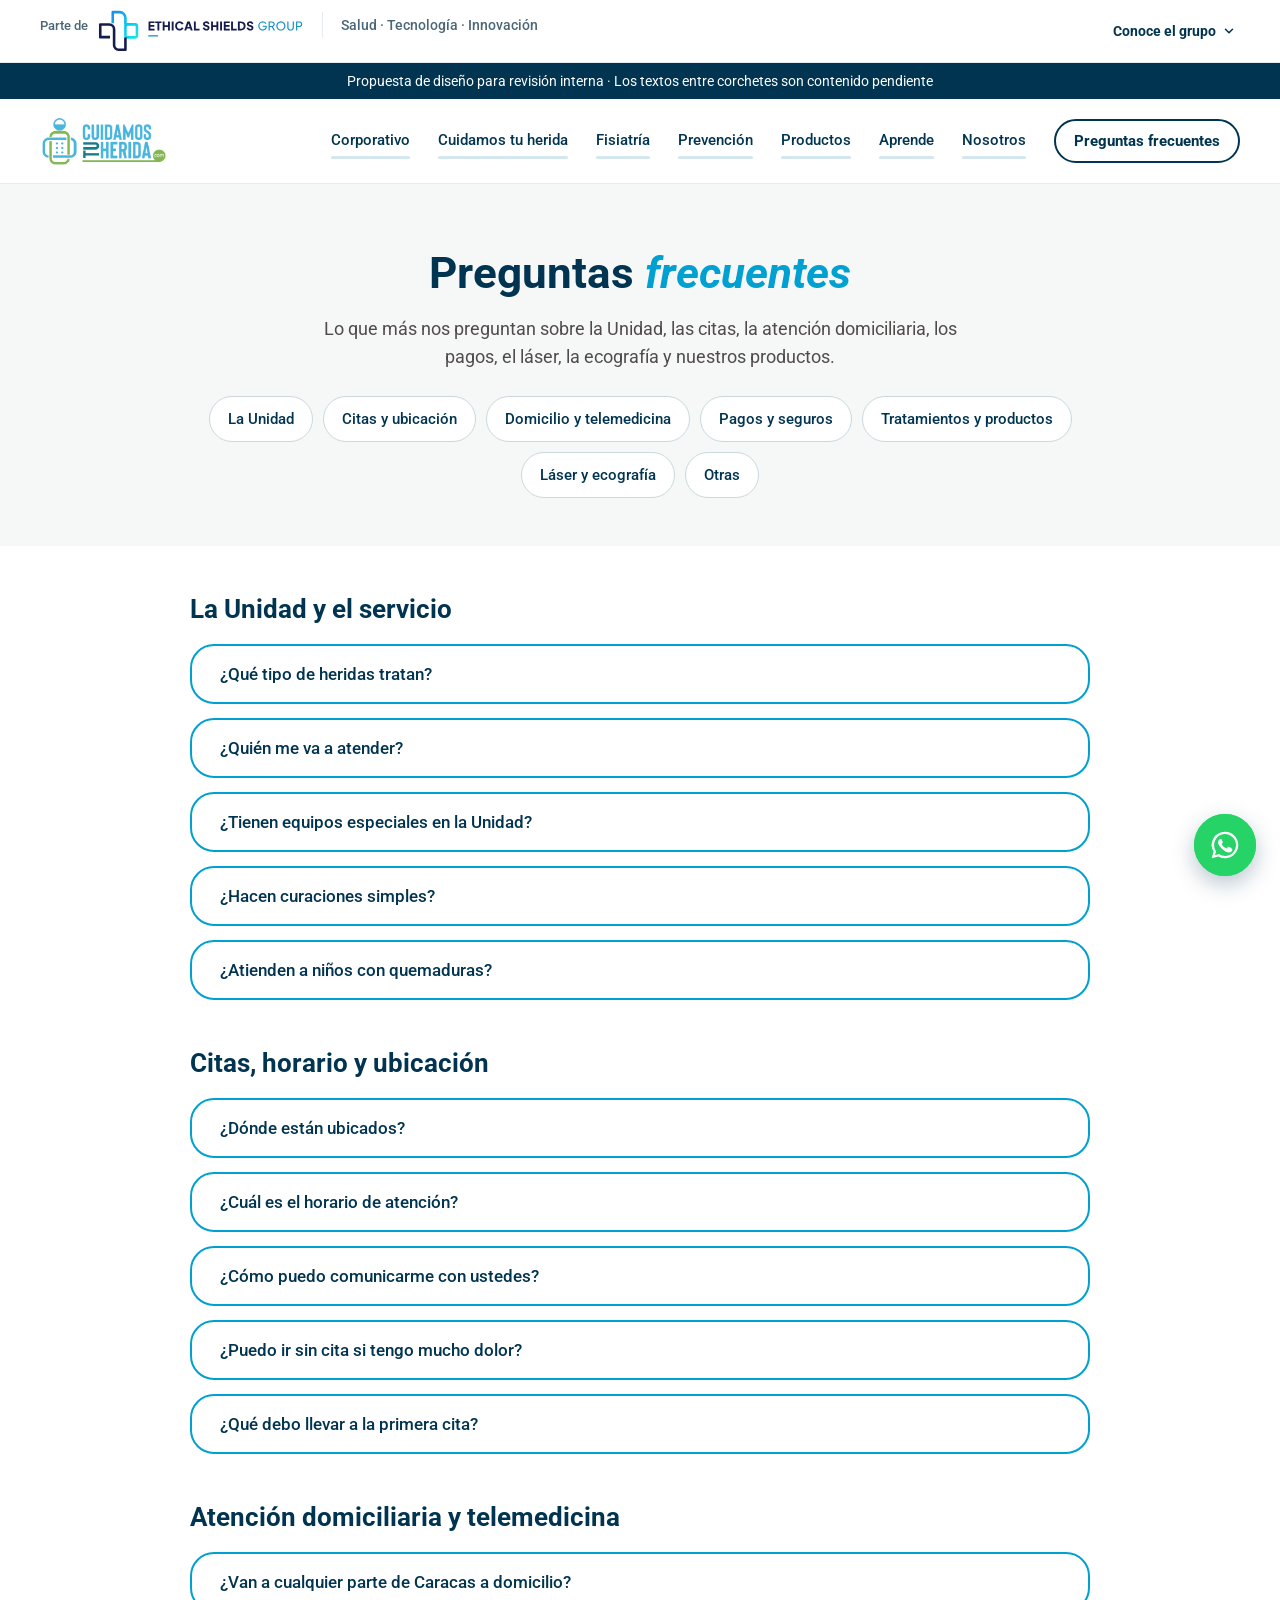
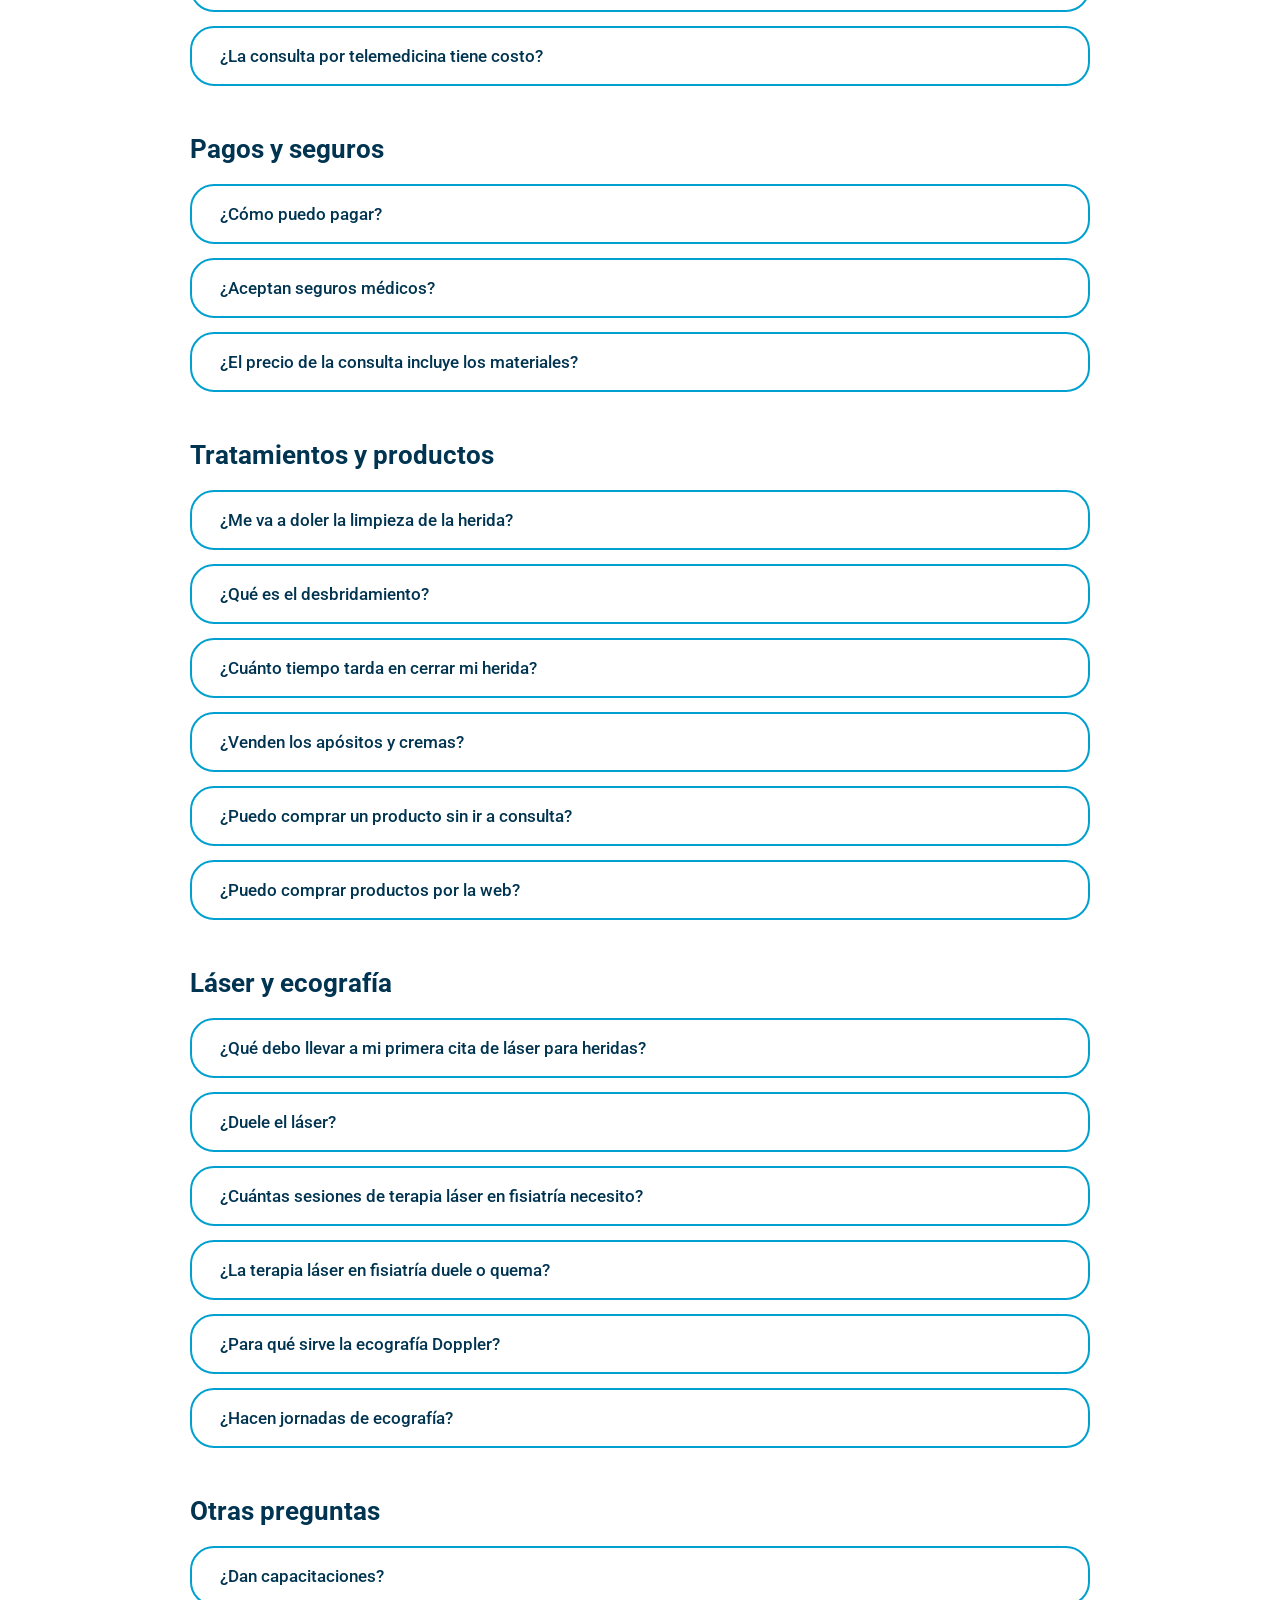
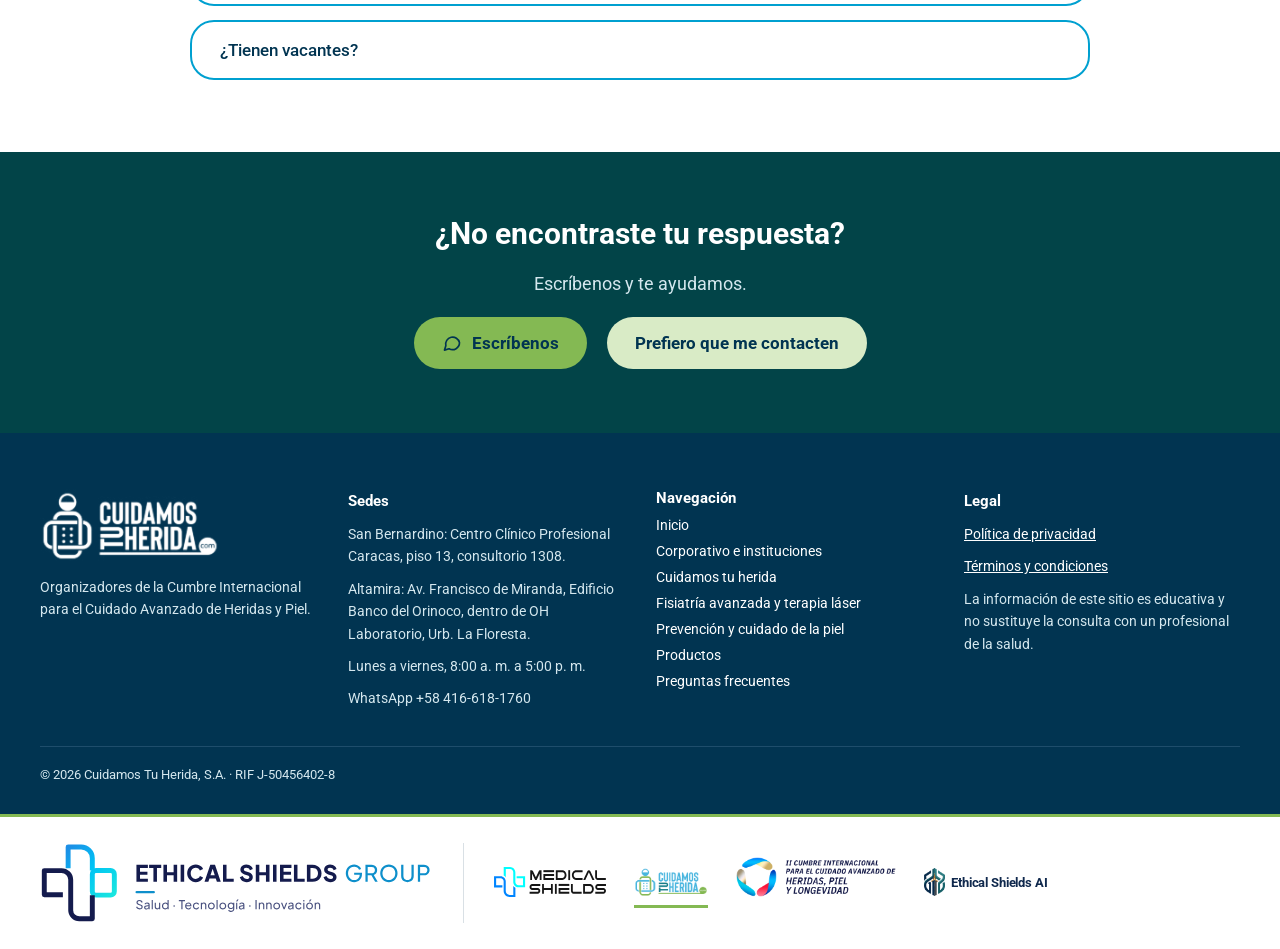
<file: preguntas-frecuentes.html>
<!doctype html>
<html lang="es">
<head>
<meta charset="utf-8">
<meta name="viewport" content="width=device-width, initial-scale=1">
<meta name="robots" content="noindex, nofollow">
<title>CTH — Preguntas frecuentes · Propuesta para revisión</title>
<link rel="preconnect" href="https://fonts.googleapis.com">
<link rel="stylesheet" href="https://fonts.googleapis.com/css2?family=Roboto:ital,wght@0,400;0,500;0,700;1,700&amp;display=swap">
<style>
body{margin:0;background:#FFFFFF}
a{color:#167E89}a:hover{color:#013451}
summary{cursor:pointer;list-style:none}
summary::-webkit-details-marker{display:none}
.wa-float{position:fixed;right:24px;bottom:24px;z-index:50;width:62px;height:62px;border-radius:999px;background:#25D366;display:flex;align-items:center;justify-content:center;box-shadow:0 8px 22px rgba(1,52,81,.28);transition:transform .2s ease, box-shadow .2s ease}
.wa-float::before{content:"";position:absolute;inset:0;border-radius:999px;border:3px solid #25D366;animation:waPulse 2.4s ease-out infinite}
.wa-float:hover,.wa-float:focus-visible{transform:scale(1.08);box-shadow:0 12px 28px rgba(1,52,81,.35);outline:none}
.wa-tip{position:absolute;right:74px;white-space:nowrap;background:#013451;color:#FFFFFF;font-size:14px;font-weight:700;padding:8px 14px;border-radius:999px;opacity:0;transform:translateX(8px);transition:opacity .2s ease, transform .2s ease;pointer-events:none}
.wa-float:hover .wa-tip,.wa-float:focus-visible .wa-tip{opacity:1;transform:none}
@keyframes waPulse{0%{transform:scale(1);opacity:.7}100%{transform:scale(1.55);opacity:0}}
@media (prefers-reduced-motion: reduce){.wa-float::before{animation:none;opacity:0}.wa-float{transition:none}}
.nav-link{position:relative;padding:8px 0 10px;transition:color .2s ease}
.nav-link::after{content:"";position:absolute;left:0;right:0;bottom:0;height:3px;border-radius:3px;background:#D4E7EE;transition:background .2s ease, box-shadow .2s ease}
.nav-link:hover,.nav-link:focus-visible{color:#167E89 !important;outline:none}
.nav-link:hover::after,.nav-link:focus-visible::after{background:#00A0D0;box-shadow:0 0 10px rgba(0,160,208,.8)}
.nav-faq{transition:background .2s ease, color .2s ease}
.nav-faq:hover,.nav-faq:focus-visible{background:#013451 !important;color:#FFFFFF !important}
.nav-toggle{display:none;align-items:center;gap:8px;min-height:44px;padding:0 18px;border-radius:999px;border:2px solid #013451;background:#FFFFFF;color:#013451;font-family:Roboto,Arial,sans-serif;font-size:15px;font-weight:700;cursor:pointer}
@media (max-width: 1099px){.nav-toggle{display:inline-flex}.nav-main{display:none !important;width:100%;flex-direction:column;align-items:stretch !important;gap:0 !important;padding:4px 0 8px;border-top:1px solid #E3ECEF}.nav-main.is-open{display:flex !important}.nav-main .nav-link{padding:14px 0}.nav-main .nav-faq{align-self:flex-start;margin-top:12px}}
</style>
<link rel="stylesheet" href="assets/grupo.css">
</head>
<body>
<!-- ETHICAL SHIELDS GROUP · ENCABEZADO DEL GRUPO. Visible en la propuesta desde el 19 nov 2026 (pedido de Jenny, para que el equipo lo revise). Lo arma assets/grupo.js con assets/grupo.css; un cambio se hace allí, no en las doce páginas. Regla del grupo del 19 nov (cumbre-web/docs/DECISIONES-VIGENTES.md): en computadora y tablet, «Parte de» + logo compacto + línea divisoria + «Salud · Tecnología · Innovación» + «Conoce el grupo»; en teléfono, sin descriptor. «Conoce el grupo» no es un enlace: abre la lista de las cuatro marcas con «Estás aquí» en CTH. -->
<div data-grupo="barra" class="gbar"></div>
<div role="note" style="background:#013451;color:#FFFFFF;font-family:Roboto,Arial,sans-serif;font-size:14px;text-align:center;padding:10px 16px;">Propuesta de diseño para revisión interna · Los textos entre corchetes son contenido pendiente</div>
<div style="font-family: Roboto, Arial, sans-serif; color: #013451; background: #FFFFFF;">

<header style="border-bottom: 1px solid #E3ECEF; background: #FFFFFF;">
<div style="max-width: 1200px; margin: 0 auto; padding: 16px 24px; display: flex; flex-wrap: wrap; align-items: center; justify-content: space-between; gap: 16px;">
<a href="index.html" style="display: flex; align-items: center;"><img src="assets/logo-cth.png" alt="Cuidamos Tu Herida" style="height: 52px; width: auto; display: block;"></a>
<button type="button" class="nav-toggle" aria-expanded="false" aria-controls="nav-principal"><svg width="20" height="20" viewBox="0 0 24 24" fill="none" stroke="#013451" stroke-width="2" stroke-linecap="round" aria-hidden="true"><path d="M4 6h16M4 12h16M4 18h16"></path></svg><span class="nav-toggle-t">Menú</span></button>
<nav id="nav-principal" class="nav-main" aria-label="Principal" style="display: flex; flex-wrap: wrap; gap: 28px; align-items: center; font-size: 15px; font-weight: 500;">
<a class="nav-link" href="index.html#corporativo" style="color: #013451; text-decoration: none;">Corporativo</a>
<a class="nav-link" href="index.html#cuidamos-tu-herida" style="color: #013451; text-decoration: none;">Cuidamos tu herida</a>
<a class="nav-link" href="index.html#fisiatria" style="color: #013451; text-decoration: none;">Fisiatría</a>
<a class="nav-link" href="index.html#prevencion-y-piel" style="color: #013451; text-decoration: none;">Prevención</a>
<a class="nav-link" href="productos.html" style="color: #013451; text-decoration: none;">Productos</a>
<a class="nav-link" href="index.html#aprende" style="color: #013451; text-decoration: none;">Aprende</a>
<a class="nav-link" href="index.html#cumbre" style="color: #013451; text-decoration: none;">Nosotros</a>
<a class="nav-faq" href="#" aria-current="page" style="display: inline-flex; align-items: center; min-height: 40px; padding: 0 18px; border-radius: 999px; border: 2px solid #013451; color: #013451; text-decoration: none; font-weight: 700;">Preguntas frecuentes</a>
</nav>
</div>
</header>

<section style="background: #F6F7F7;">
<div style="max-width: 900px; margin: 0 auto; padding: 64px 24px 48px; display: flex; flex-direction: column; gap: 16px; text-align: center; align-items: center;">
<h1 style="margin: 0; font-size: 44px; line-height: 1.15; font-weight: 700;">Preguntas <em style="color: #00A0D0;">frecuentes</em></h1>
<p style="margin: 0; font-size: 18px; line-height: 1.6; color: #514C4C; max-width: 640px;">Lo que más nos preguntan sobre la Unidad, las citas, la atención domiciliaria, los pagos, el láser, la ecografía y nuestros productos.</p>
<nav aria-label="Temas" style="display: flex; flex-wrap: wrap; justify-content: center; gap: 10px; margin-top: 8px;">
<a href="#unidad" style="display: inline-flex; align-items: center; min-height: 44px; padding: 0 18px; border-radius: 999px; background: #FFFFFF; border: 1px solid #C9D9DE; color: #013451; text-decoration: none; font-size: 15px; font-weight: 500;">La Unidad</a>
<a href="#ubicacion" style="display: inline-flex; align-items: center; min-height: 44px; padding: 0 18px; border-radius: 999px; background: #FFFFFF; border: 1px solid #C9D9DE; color: #013451; text-decoration: none; font-size: 15px; font-weight: 500;">Citas y ubicación</a>
<a href="#domicilio" style="display: inline-flex; align-items: center; min-height: 44px; padding: 0 18px; border-radius: 999px; background: #FFFFFF; border: 1px solid #C9D9DE; color: #013451; text-decoration: none; font-size: 15px; font-weight: 500;">Domicilio y telemedicina</a>
<a href="#pagos" style="display: inline-flex; align-items: center; min-height: 44px; padding: 0 18px; border-radius: 999px; background: #FFFFFF; border: 1px solid #C9D9DE; color: #013451; text-decoration: none; font-size: 15px; font-weight: 500;">Pagos y seguros</a>
<a href="#productos" style="display: inline-flex; align-items: center; min-height: 44px; padding: 0 18px; border-radius: 999px; background: #FFFFFF; border: 1px solid #C9D9DE; color: #013451; text-decoration: none; font-size: 15px; font-weight: 500;">Tratamientos y productos</a>
<a href="#laser" style="display: inline-flex; align-items: center; min-height: 44px; padding: 0 18px; border-radius: 999px; background: #FFFFFF; border: 1px solid #C9D9DE; color: #013451; text-decoration: none; font-size: 15px; font-weight: 500;">Láser y ecografía</a>
<a href="#otras" style="display: inline-flex; align-items: center; min-height: 44px; padding: 0 18px; border-radius: 999px; background: #FFFFFF; border: 1px solid #C9D9DE; color: #013451; text-decoration: none; font-size: 15px; font-weight: 500;">Otras</a>
</nav>
</div>
</section>

<div style="max-width: 900px; margin: 0 auto; padding: 48px 24px 72px; display: flex; flex-direction: column; gap: 48px;">

<section id="unidad" aria-labelledby="t-unidad" style="display: flex; flex-direction: column; gap: 14px;">
<h2 id="t-unidad" style="margin: 0 0 6px; font-size: 26px; font-weight: 700;">La Unidad y el servicio</h2>
<details style="border: 2px solid #00A0D0; border-radius: 24px; background: #FFFFFF; padding: 0 28px;"><summary style="min-height: 56px; display: flex; align-items: center; font-size: 17px; font-weight: 500;">¿Qué tipo de heridas tratan?</summary><p style="margin: 0 0 18px; font-size: 16px; line-height: 1.6; color: #514C4C;">Tratamos desde heridas quirúrgicas que no cierran y quemaduras, hasta heridas crónicas como pie diabético, úlceras varicosas y escaras por presión.</p></details>
<details style="border: 2px solid #00A0D0; border-radius: 24px; background: #FFFFFF; padding: 0 28px;"><summary style="min-height: 56px; display: flex; align-items: center; font-size: 17px; font-weight: 500;">¿Quién me va a atender?</summary><p style="margin: 0 0 18px; font-size: 16px; line-height: 1.6; color: #514C4C;">Te atiende nuestra médica especialista en manejo avanzado de heridas, junto con el equipo de enfermería y los especialistas de la Unidad cuando tu caso lo requiere.</p></details>
<details style="border: 2px solid #00A0D0; border-radius: 24px; background: #FFFFFF; padding: 0 28px;"><summary style="min-height: 56px; display: flex; align-items: center; font-size: 17px; font-weight: 500;">¿Tienen equipos especiales en la Unidad?</summary><p style="margin: 0 0 18px; font-size: 16px; line-height: 1.6; color: #514C4C;">Sí. Contamos con tecnología láser de alta y baja potencia para la cicatrización avanzada de heridas y la fisiatría, con un servicio de ecografía general y Doppler, y con productos de tecnología avanzada para la cicatrización. [¿Siguen los equipos de luminiscencia? Por confirmar con la Dra. Milagros Jaimes]</p></details>
<details style="border: 2px solid #00A0D0; border-radius: 24px; background: #FFFFFF; padding: 0 28px;"><summary style="min-height: 56px; display: flex; align-items: center; font-size: 17px; font-weight: 500;">¿Hacen curaciones simples?</summary><p style="margin: 0 0 18px; font-size: 16px; line-height: 1.6; color: #514C4C;">Realizamos curaciones avanzadas. No solo cambiamos la venda: tratamos la causa de la herida para favorecer que cierre.</p></details>
<details style="border: 2px solid #00A0D0; border-radius: 24px; background: #FFFFFF; padding: 0 28px;"><summary style="min-height: 56px; display: flex; align-items: center; font-size: 17px; font-weight: 500;">¿Atienden a niños con quemaduras?</summary><p style="margin: 0 0 18px; font-size: 16px; line-height: 1.6; color: #514C4C;">Sí. Atendemos pacientes de todas las edades, con protocolos pediátricos de cuidado avanzado.</p></details>
</section>

<section id="ubicacion" aria-labelledby="t-ubicacion" style="display: flex; flex-direction: column; gap: 14px;">
<h2 id="t-ubicacion" style="margin: 0 0 6px; font-size: 26px; font-weight: 700;">Citas, horario y ubicación</h2>
<details style="border: 2px solid #00A0D0; border-radius: 24px; background: #FFFFFF; padding: 0 28px;"><summary style="min-height: 56px; display: flex; align-items: center; font-size: 17px; font-weight: 500;">¿Dónde están ubicados?</summary><div style="margin: 0 0 18px; font-size: 16px; line-height: 1.6; color: #514C4C; display: flex; flex-direction: column; gap: 8px;"><span>Tenemos dos sedes en Caracas:</span><span><strong style="color: #013451;">San Bernardino:</strong> Centro Clínico Profesional Caracas, piso 13, consultorio 1308.</span><span><strong style="color: #013451;">Altamira:</strong> Av. Francisco de Miranda, Edificio Banco del Orinoco, dentro de OH Laboratorio, Urb. La Floresta.</span></div></details>
<details style="border: 2px solid #00A0D0; border-radius: 24px; background: #FFFFFF; padding: 0 28px;"><summary style="min-height: 56px; display: flex; align-items: center; font-size: 17px; font-weight: 500;">¿Cuál es el horario de atención?</summary><p style="margin: 0 0 18px; font-size: 16px; line-height: 1.6; color: #514C4C;">De lunes a viernes, de 8:00 a. m. a 5:00 p. m.</p></details>
<details style="border: 2px solid #00A0D0; border-radius: 24px; background: #FFFFFF; padding: 0 28px;"><summary style="min-height: 56px; display: flex; align-items: center; font-size: 17px; font-weight: 500;">¿Cómo puedo comunicarme con ustedes?</summary><p style="margin: 0 0 18px; font-size: 16px; line-height: 1.6; color: #514C4C;">Por WhatsApp al +58 416-618-1760 o por correo a info@cuidamostuherida.com.</p></details>
<details style="border: 2px solid #00A0D0; border-radius: 24px; background: #FFFFFF; padding: 0 28px;"><summary style="min-height: 56px; display: flex; align-items: center; font-size: 17px; font-weight: 500;">¿Puedo ir sin cita si tengo mucho dolor?</summary><p style="margin: 0 0 18px; font-size: 16px; line-height: 1.6; color: #514C4C;">Para darte la atención que mereces, trabajamos con cita previa. Si el dolor es intenso, podemos empezar con una consulta por telemedicina.</p></details>
<details style="border: 2px solid #00A0D0; border-radius: 24px; background: #FFFFFF; padding: 0 28px;"><summary style="min-height: 56px; display: flex; align-items: center; font-size: 17px; font-weight: 500;">¿Qué debo llevar a la primera cita?</summary><p style="margin: 0 0 18px; font-size: 16px; line-height: 1.6; color: #514C4C;">Tus informes médicos previos, la lista de medicamentos que tomas y, si tienes, estudios de imagen o exámenes de laboratorio recientes.</p></details>
</section>

<section id="domicilio" aria-labelledby="t-domicilio" style="display: flex; flex-direction: column; gap: 14px;">
<h2 id="t-domicilio" style="margin: 0 0 6px; font-size: 26px; font-weight: 700;">Atención domiciliaria y telemedicina</h2>
<details style="border: 2px solid #00A0D0; border-radius: 24px; background: #FFFFFF; padding: 0 28px;"><summary style="min-height: 56px; display: flex; align-items: center; font-size: 17px; font-weight: 500;">¿Van a cualquier parte de Caracas a domicilio?</summary><p style="margin: 0 0 18px; font-size: 16px; line-height: 1.6; color: #514C4C;">Hay zonas donde no aplica el servicio. En esos casos contamos con telemedicina.</p></details>
<details style="border: 2px solid #00A0D0; border-radius: 24px; background: #FFFFFF; padding: 0 28px;"><summary style="min-height: 56px; display: flex; align-items: center; font-size: 17px; font-weight: 500;">¿La consulta por telemedicina tiene costo?</summary><p style="margin: 0 0 18px; font-size: 16px; line-height: 1.6; color: #514C4C;">Sí, porque es un acto médico formal: la especialista dedica tiempo a evaluar tu caso, revisar tus estudios e indicar el tratamiento. Escríbenos y te informamos el costo.</p></details>
</section>

<section id="pagos" aria-labelledby="t-pagos" style="display: flex; flex-direction: column; gap: 14px;">
<h2 id="t-pagos" style="margin: 0 0 6px; font-size: 26px; font-weight: 700;">Pagos y seguros</h2>
<details style="border: 2px solid #00A0D0; border-radius: 24px; background: #FFFFFF; padding: 0 28px;"><summary style="min-height: 56px; display: flex; align-items: center; font-size: 17px; font-weight: 500;">¿Cómo puedo pagar?</summary><p style="margin: 0 0 18px; font-size: 16px; line-height: 1.6; color: #514C4C;">Aceptamos Zelle, transferencia bancaria, pago móvil, punto de venta y efectivo.</p></details>
<details style="border: 2px solid #00A0D0; border-radius: 24px; background: #FFFFFF; padding: 0 28px;"><summary style="min-height: 56px; display: flex; align-items: center; font-size: 17px; font-weight: 500;">¿Aceptan seguros médicos?</summary><p style="margin: 0 0 18px; font-size: 16px; line-height: 1.6; color: #514C4C;">Por ahora no tenemos convenio directo con compañías de seguro. Emitimos la factura fiscal y el informe médico detallado para que gestiones el reembolso con la tuya.</p></details>
<details style="border: 2px solid #00A0D0; border-radius: 24px; background: #FFFFFF; padding: 0 28px;"><summary style="min-height: 56px; display: flex; align-items: center; font-size: 17px; font-weight: 500;">¿El precio de la consulta incluye los materiales?</summary><p style="margin: 0 0 18px; font-size: 16px; line-height: 1.6; color: #514C4C;">La consulta es para el diagnóstico y la indicación médica. Los materiales, como los apósitos avanzados, se cotizan según el tamaño y el tipo de tu herida.</p></details>
</section>

<section id="productos" aria-labelledby="t-productos" style="display: flex; flex-direction: column; gap: 14px;">
<h2 id="t-productos" style="margin: 0 0 6px; font-size: 26px; font-weight: 700;">Tratamientos y productos</h2>
<details style="border: 2px solid #00A0D0; border-radius: 24px; background: #FFFFFF; padding: 0 28px;"><summary style="min-height: 56px; display: flex; align-items: center; font-size: 17px; font-weight: 500;">¿Me va a doler la limpieza de la herida?</summary><p style="margin: 0 0 18px; font-size: 16px; line-height: 1.6; color: #514C4C;">Usamos técnicas de desbridamiento cuidadosas y, si es necesario, anestésicos locales para tu comodidad.</p></details>
<details style="border: 2px solid #00A0D0; border-radius: 24px; background: #FFFFFF; padding: 0 28px;"><summary style="min-height: 56px; display: flex; align-items: center; font-size: 17px; font-weight: 500;">¿Qué es el desbridamiento?</summary><p style="margin: 0 0 18px; font-size: 16px; line-height: 1.6; color: #514C4C;">Es retirar el tejido muerto o infectado que impide que tu herida cierre. Es un paso vital que solo debe realizar un médico.</p></details>
<details style="border: 2px solid #00A0D0; border-radius: 24px; background: #FFFFFF; padding: 0 28px;"><summary style="min-height: 56px; display: flex; align-items: center; font-size: 17px; font-weight: 500;">¿Cuánto tiempo tarda en cerrar mi herida?</summary><p style="margin: 0 0 18px; font-size: 16px; line-height: 1.6; color: #514C4C;">Cada paciente es único. Después de evaluar tu herida, el especialista te explica el plan de tratamiento y el tiempo estimado.</p></details>
<details style="border: 2px solid #00A0D0; border-radius: 24px; background: #FFFFFF; padding: 0 28px;"><summary style="min-height: 56px; display: flex; align-items: center; font-size: 17px; font-weight: 500;">¿Venden los apósitos y cremas?</summary><p style="margin: 0 0 18px; font-size: 16px; line-height: 1.6; color: #514C4C;">Sí. Tenemos productos de tecnología avanzada de Covalon y Platsul para aplicación inmediata, sin que tengas que buscarlos en farmacias. La compra no se hace por la web: una persona de nuestro equipo te atiende y te orienta.</p></details>
<details style="border: 2px solid #00A0D0; border-radius: 24px; background: #FFFFFF; padding: 0 28px;"><summary style="min-height: 56px; display: flex; align-items: center; font-size: 17px; font-weight: 500;">¿Puedo comprar un producto sin ir a consulta?</summary><p style="margin: 0 0 18px; font-size: 16px; line-height: 1.6; color: #514C4C;">Te recomendamos consultar con un especialista para elegir el apósito indicado para tu herida. Escríbenos y te orientamos.</p></details>
<details style="border: 2px solid #00A0D0; border-radius: 24px; background: #FFFFFF; padding: 0 28px;"><summary style="min-height: 56px; display: flex; align-items: center; font-size: 17px; font-weight: 500;">¿Puedo comprar productos por la web?</summary><p style="margin: 0 0 18px; font-size: 16px; line-height: 1.6; color: #514C4C;">No vendemos por la web. En la <a href="productos.html" style="color: #167E89; font-weight: 700;">ficha de cada producto</a> puedes consultar su disponibilidad por WhatsApp y te orientamos para coordinar tu compra.</p></details>
</section>

<section id="laser" aria-labelledby="t-laser" style="display: flex; flex-direction: column; gap: 14px;">
<h2 id="t-laser" style="margin: 0 0 6px; font-size: 26px; font-weight: 700;">Láser y ecografía</h2>
<details style="border: 2px solid #00A0D0; border-radius: 24px; background: #FFFFFF; padding: 0 28px;"><summary style="min-height: 56px; display: flex; align-items: center; font-size: 17px; font-weight: 500;">¿Qué debo llevar a mi primera cita de láser para heridas?</summary><p style="margin: 0 0 18px; font-size: 16px; line-height: 1.6; color: #514C4C;">Evaluación médica inicial, exámenes recientes y fotos previas de la herida.</p></details>
<details style="border: 2px solid #00A0D0; border-radius: 24px; background: #FFFFFF; padding: 0 28px;"><summary style="min-height: 56px; display: flex; align-items: center; font-size: 17px; font-weight: 500;">¿Duele el láser?</summary><p style="margin: 0 0 18px; font-size: 16px; line-height: 1.6; color: #514C4C;">No, solo se percibe una leve sensación térmica tolerable.</p></details>
<details style="border: 2px solid #00A0D0; border-radius: 24px; background: #FFFFFF; padding: 0 28px;"><summary style="min-height: 56px; display: flex; align-items: center; font-size: 17px; font-weight: 500;">¿Cuántas sesiones de terapia láser en fisiatría necesito?</summary><p style="margin: 0 0 18px; font-size: 16px; line-height: 1.6; color: #514C4C;">Varía según la lesión; el fisiatra lo define en la primera consulta (generalmente ciclos de 5 a 10 sesiones).</p></details>
<details style="border: 2px solid #00A0D0; border-radius: 24px; background: #FFFFFF; padding: 0 28px;"><summary style="min-height: 56px; display: flex; align-items: center; font-size: 17px; font-weight: 500;">¿La terapia láser en fisiatría duele o quema?</summary><p style="margin: 0 0 18px; font-size: 16px; line-height: 1.6; color: #514C4C;">No, solo se experimenta una sensación de calor suave y reconfortante.</p></details>
<details style="border: 2px solid #00A0D0; border-radius: 24px; background: #FFFFFF; padding: 0 28px;"><summary style="min-height: 56px; display: flex; align-items: center; font-size: 17px; font-weight: 500;">¿Para qué sirve la ecografía Doppler?</summary><p style="margin: 0 0 18px; font-size: 16px; line-height: 1.6; color: #514C4C;">Permite valorar de forma no invasiva la circulación y el estado profundo en heridas complejas y pie diabético. La ecografía también permite diagnosticar lesiones en tendones, ligamentos, músculos y articulaciones.</p></details>
<details style="border: 2px solid #00A0D0; border-radius: 24px; background: #FFFFFF; padding: 0 28px;"><summary style="min-height: 56px; display: flex; align-items: center; font-size: 17px; font-weight: 500;">¿Hacen jornadas de ecografía?</summary><p style="margin: 0 0 18px; font-size: 16px; line-height: 1.6; color: #514C4C;">Sí. Realizamos jornadas de ecografía. Próximamente publicaremos nuestra nueva jornada.</p></details>
</section>

<section id="otras" aria-labelledby="t-otras" style="display: flex; flex-direction: column; gap: 14px;">
<h2 id="t-otras" style="margin: 0 0 6px; font-size: 26px; font-weight: 700;">Otras preguntas</h2>
<details style="border: 2px solid #00A0D0; border-radius: 24px; background: #FFFFFF; padding: 0 28px;"><summary style="min-height: 56px; display: flex; align-items: center; font-size: 17px; font-weight: 500;">¿Dan capacitaciones?</summary><p style="margin: 0 0 18px; font-size: 16px; line-height: 1.6; color: #514C4C;">Por ahora no tenemos capacitaciones activas. Síguenos en Instagram: allí compartimos contenido educativo y anunciamos los nuevos cupos de formación profesional.</p></details>
<details style="border: 2px solid #00A0D0; border-radius: 24px; background: #FFFFFF; padding: 0 28px;"><summary style="min-height: 56px; display: flex; align-items: center; font-size: 17px; font-weight: 500;">¿Tienen vacantes?</summary><p style="margin: 0 0 18px; font-size: 16px; line-height: 1.6; color: #514C4C;">Envía tu síntesis curricular a info@cuidamostuherida.com. Nuestro equipo la revisará y te contactará si surge una oportunidad acorde a tu especialidad.</p></details>
</section>

</div>

<section id="contacto" aria-labelledby="t-contacto" style="background: #024448; color: #FFFFFF;">
<div style="max-width: 1200px; margin: 0 auto; padding: 64px 24px; display: flex; flex-direction: column; align-items: center; gap: 18px; text-align: center;">
<h2 id="t-contacto" style="margin: 0; font-size: 30px; line-height: 1.2; font-weight: 700;">¿No encontraste tu respuesta?</h2>
<p style="margin: 0; font-size: 18px; line-height: 1.6; color: #D4E7EE;">Escríbenos y te ayudamos.</p>
<div style="display: flex; flex-wrap: wrap; justify-content: center; align-items: center; gap: 20px;">
<a href="#contacto" style="display: inline-flex; align-items: center; gap: 10px; min-height: 52px; padding: 0 28px; border-radius: 999px; background: #84B953; color: #013451; font-weight: 700; font-size: 17px; text-decoration: none;">
<svg width="20" height="20" viewBox="0 0 24 24" fill="none" stroke="#013451" stroke-width="2" stroke-linecap="round" stroke-linejoin="round" aria-hidden="true"><path d="M21 11.5a8.4 8.4 0 0 1-12.5 7.4L3 20.5l1.6-5.3A8.4 8.4 0 1 1 21 11.5z"></path></svg>
Escríbenos</a>
<a href="cita.html" style="display: inline-flex; align-items: center; min-height: 52px; padding: 0 28px; border-radius: 999px; background: #D9EBC6; color: #013451; font-weight: 700; font-size: 17px; text-decoration: none;">Prefiero que me contacten</a>
</div>
</div>
</section>


<footer style="background: #013451; color: #FFFFFF;">
<div style="max-width: 1200px; margin: 0 auto; padding: 56px 24px 32px; display: flex; flex-direction: column; gap: 36px;">
<div style="display: grid; grid-template-columns: repeat(auto-fit, minmax(220px, 1fr)); gap: 32px;">
<div style="display: flex; flex-direction: column; gap: 14px;">
<img src="assets/logo-cth-blanco.png" alt="Cuidamos Tu Herida" style="width: 180px; height: auto; display: block;">
<p style="margin: 0; font-size: 14px; line-height: 1.6; color: #D4E7EE;">Organizadores de la Cumbre Internacional para el Cuidado Avanzado de Heridas y Piel.</p>
</div>
<div style="display: flex; flex-direction: column; gap: 10px; font-size: 14px; line-height: 1.6;">
<span style="font-size: 15px; font-weight: 700;">Sedes</span>
<span style="color: #D4E7EE;">San Bernardino: Centro Clínico Profesional Caracas, piso 13, consultorio 1308.</span>
<span style="color: #D4E7EE;">Altamira: Av. Francisco de Miranda, Edificio Banco del Orinoco, dentro de OH Laboratorio, Urb. La Floresta.</span>
<span style="color: #D4E7EE;">Lunes a viernes, 8:00 a. m. a 5:00 p. m.</span>
<span style="color: #D4E7EE;">WhatsApp +58 416-618-1760</span>
</div>
<nav aria-label="Pie de página" style="display: flex; flex-direction: column; gap: 10px; font-size: 14px;">
<span style="font-size: 15px; font-weight: 700;">Navegación</span>
<a href="index.html" style="color: #FFFFFF; text-decoration: none;">Inicio</a>
<a href="index.html#corporativo" style="color: #FFFFFF; text-decoration: none;">Corporativo e instituciones</a>
<a href="index.html#cuidamos-tu-herida" style="color: #FFFFFF; text-decoration: none;">Cuidamos tu herida</a>
<a href="index.html#fisiatria" style="color: #FFFFFF; text-decoration: none;">Fisiatría avanzada y terapia láser</a>
<a href="index.html#prevencion-y-piel" style="color: #FFFFFF; text-decoration: none;">Prevención y cuidado de la piel</a>
<a href="productos.html" style="color: #FFFFFF; text-decoration: none;">Productos</a>
<a href="preguntas-frecuentes.html" style="color: #FFFFFF; text-decoration: none;">Preguntas frecuentes</a>
</nav>
<div style="display: flex; flex-direction: column; gap: 10px; font-size: 14px; line-height: 1.6;">
<span style="font-size: 15px; font-weight: 700;">Legal</span>
<a href="#contacto" style="color: #FFFFFF;">Política de privacidad</a>
<a href="#contacto" style="color: #FFFFFF;">Términos y condiciones</a>
<span style="color: #D4E7EE;">La información de este sitio es educativa y no sustituye la consulta con un profesional de la salud.</span>
</div>
</div>
<p style="margin: 0; padding-top: 20px; border-top: 1px solid #1E4D6B; font-size: 13px; color: #D4E7EE;">© 2026 Cuidamos Tu Herida, S.A. · RIF J-50456402-8</p>
</div>
</footer>
<!-- ETHICAL SHIELDS GROUP · PIE DEL GRUPO. Visible en la propuesta desde el 19 nov 2026 (pedido de Jenny). Debajo del pie de CTH, como en la Cumbre. Lo arma assets/grupo.js: logo completo del grupo en tamaño legible y los logos de las cuatro marcas. -->
<div data-grupo="pie" class="gpie"></div>

<a class="wa-float" href="https://wa.me/584166181760?text=Hola%2C%20quiero%20informaci%C3%B3n%20(WEB-FAQ)" target="_blank" rel="noopener" aria-label="Escríbenos por WhatsApp"><svg width="32" height="32" viewBox="0 0 24 24" fill="#FFFFFF" aria-hidden="true"><path d="M12 2a10 10 0 0 0-8.6 15.1L2 22l5-1.3A10 10 0 1 0 12 2zm0 18.2a8.2 8.2 0 0 1-4.2-1.2l-.3-.2-3 .8.8-2.9-.2-.3A8.2 8.2 0 1 1 12 20.2zm4.5-6.1c-.2-.1-1.5-.7-1.7-.8-.2-.1-.4-.1-.6.1l-.8 1c-.1.2-.3.2-.5.1a6.7 6.7 0 0 1-3.3-2.9c-.3-.4.2-.4.7-1.4.1-.2 0-.3 0-.4l-.8-1.8c-.2-.5-.4-.4-.6-.4h-.5a1 1 0 0 0-.7.3 3 3 0 0 0-.9 2.2 5.1 5.1 0 0 0 1.1 2.7 11.7 11.7 0 0 0 4.5 4c1.7.7 2.3.8 3.2.7.5-.1 1.5-.6 1.7-1.2.2-.6.2-1.1.2-1.2-.1-.1-.3-.2-.5-.3z"></path></svg><span class="wa-tip" aria-hidden="true">Escríbenos por WhatsApp</span></a>
</div>

<script src="assets/app.js"></script>
<script src="assets/grupo.js"></script>
</body>
</html>
</file>
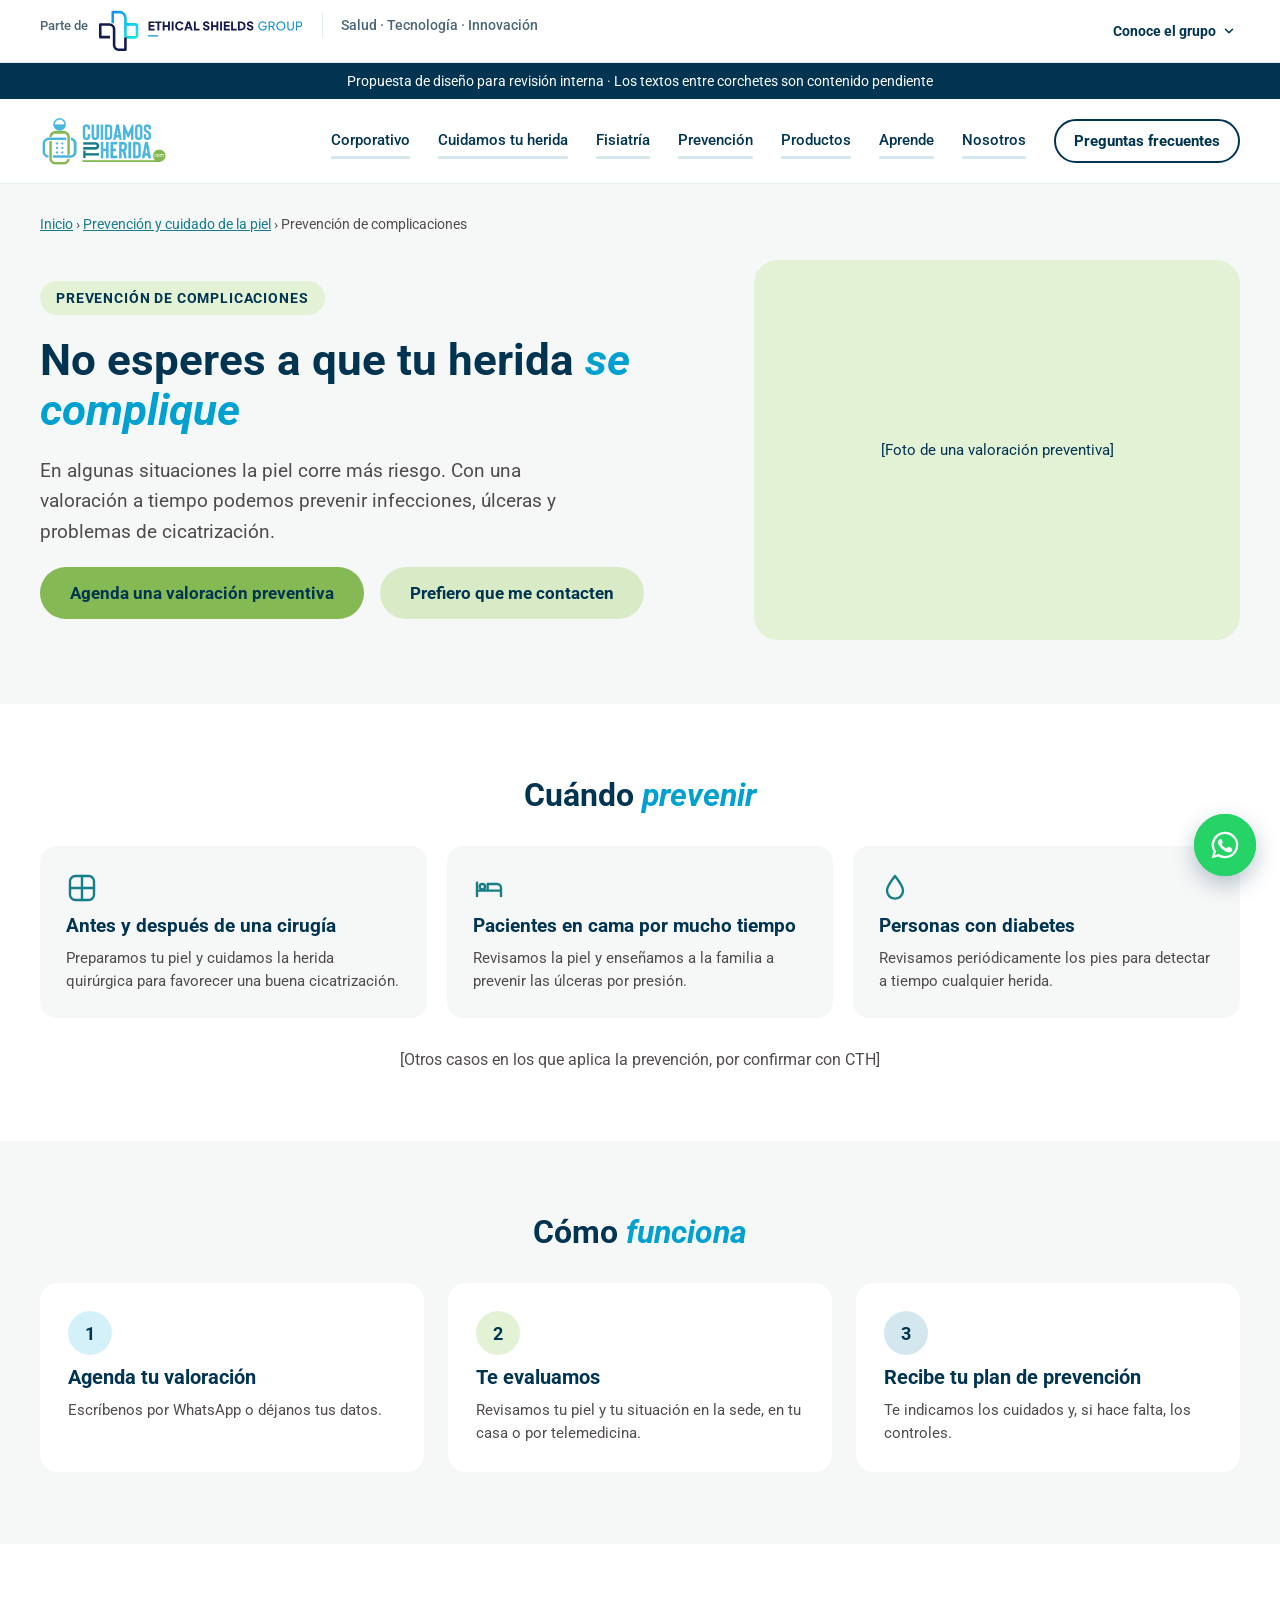
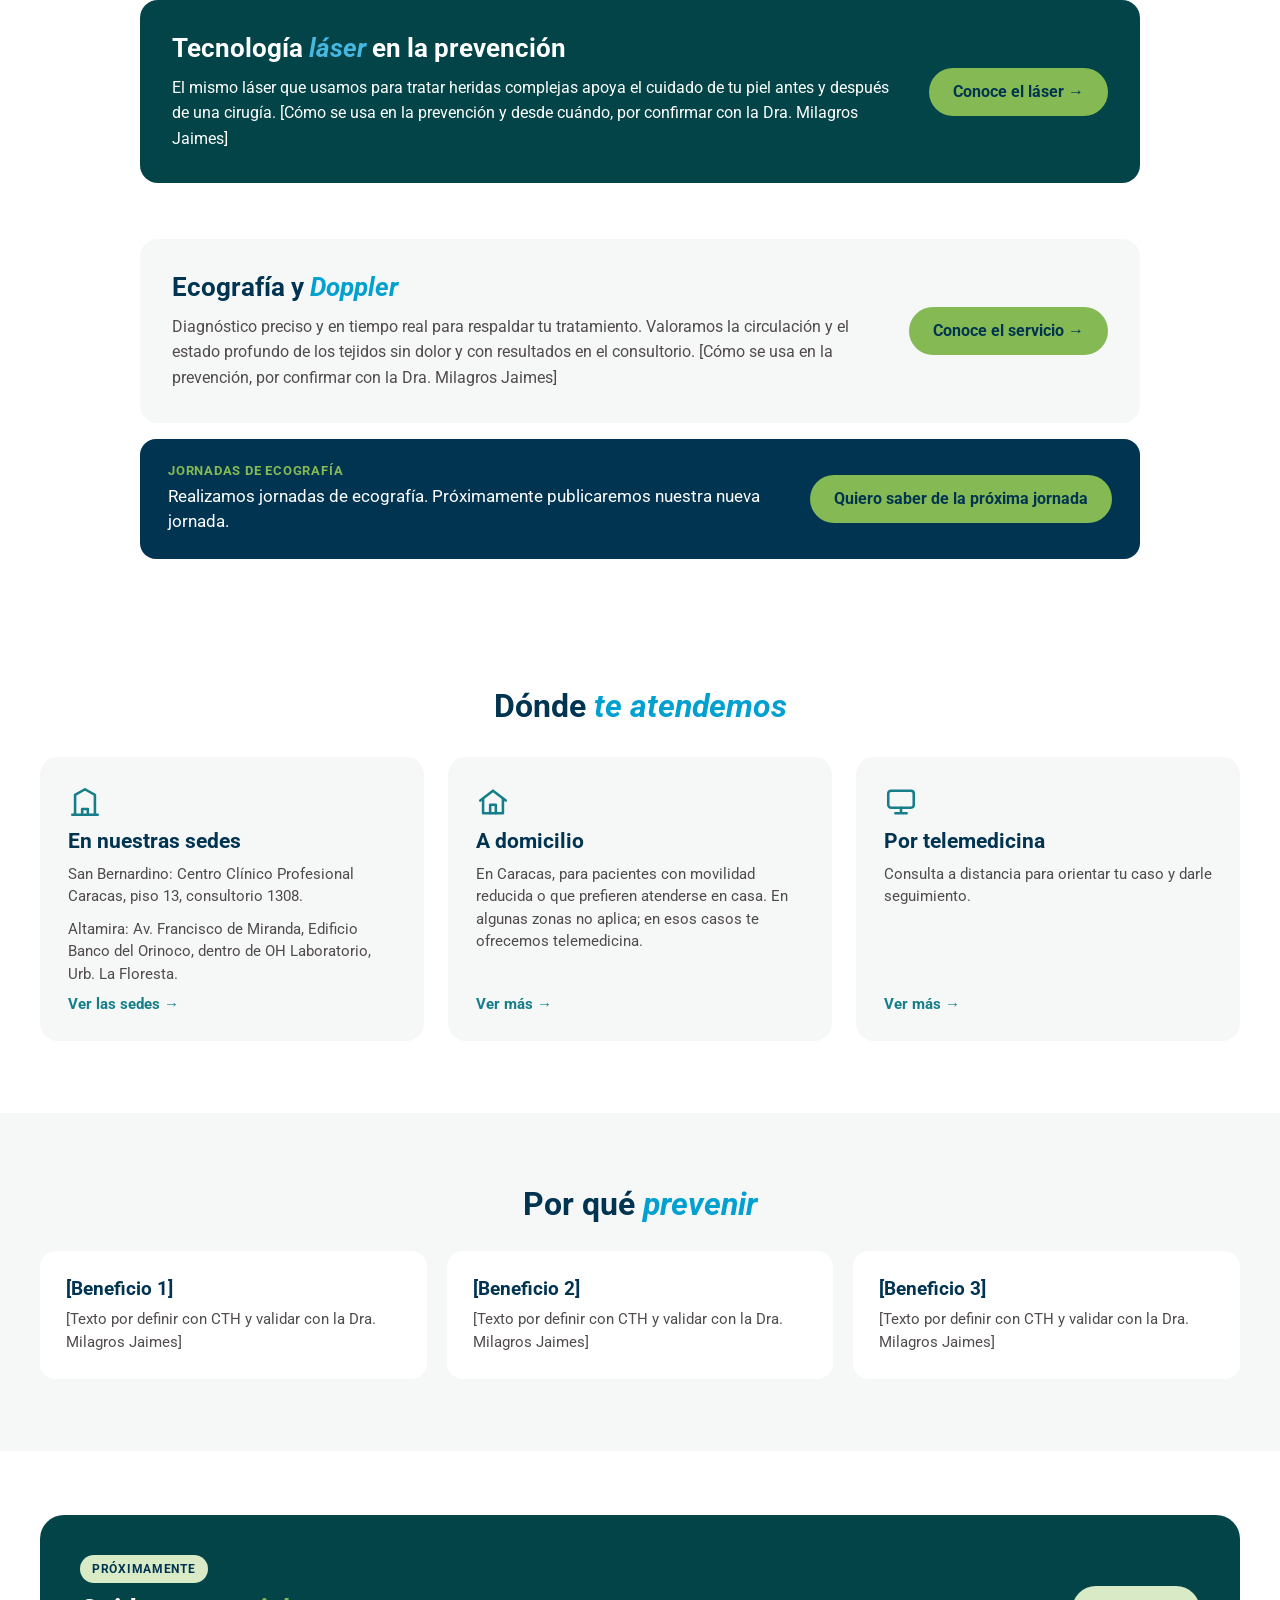
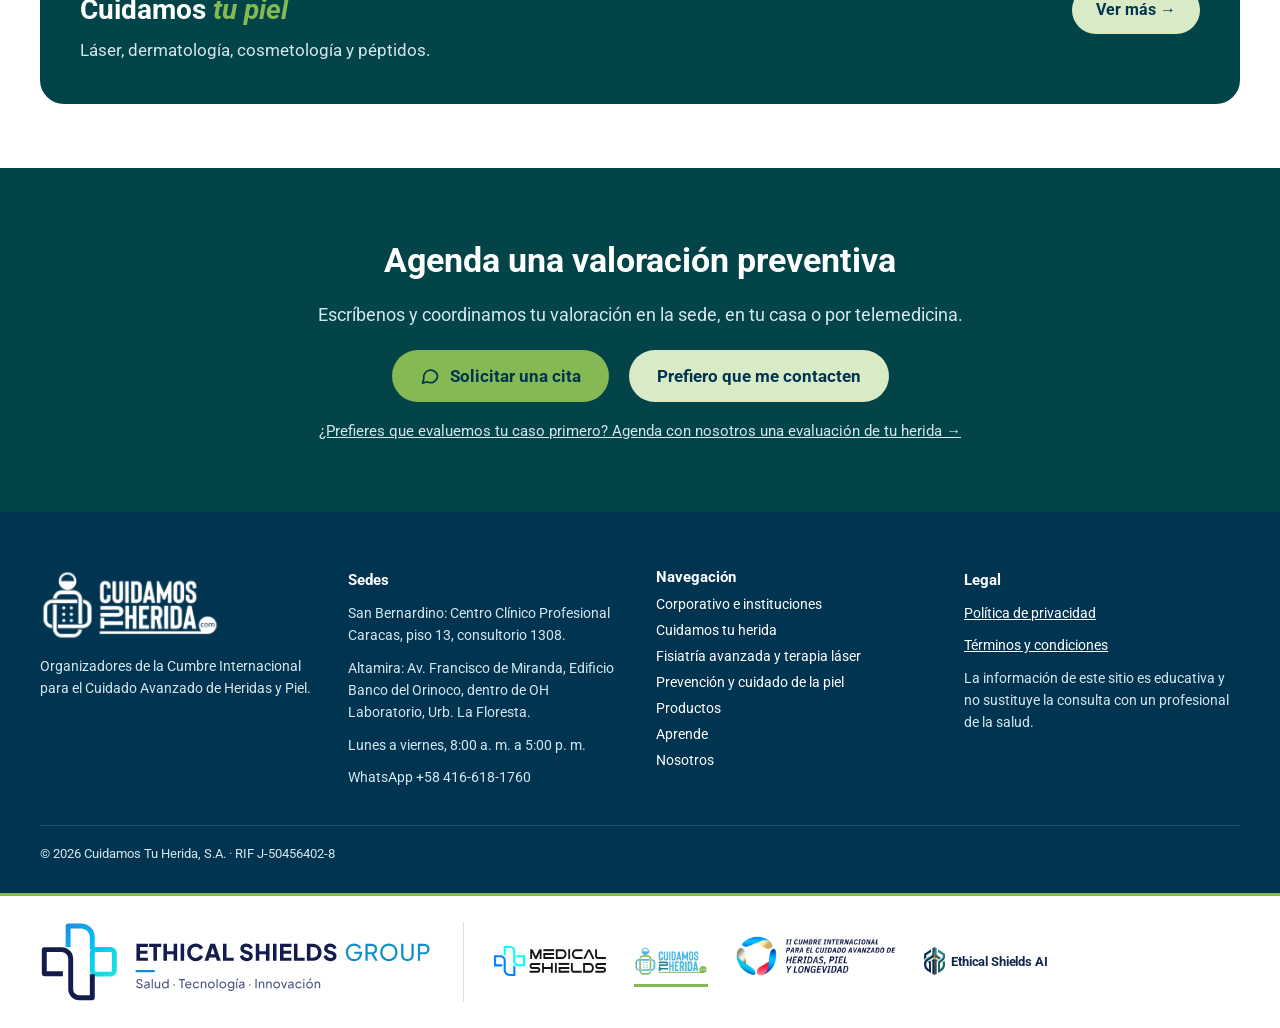
<file: prevencion-de-complicaciones.html>
<!doctype html>
<html lang="es">
<head>
<meta charset="utf-8">
<meta name="viewport" content="width=device-width, initial-scale=1">
<meta name="robots" content="noindex, nofollow">
<title>Prevención de complicaciones · CTH · Propuesta para revisión</title>
<link rel="preconnect" href="https://fonts.googleapis.com">
<link rel="stylesheet" href="https://fonts.googleapis.com/css2?family=Roboto:ital,wght@0,400;0,500;0,700;1,700&amp;display=swap">
<style>
body{margin:0;background:#FFFFFF}
a{color:#167E89}a:hover{color:#013451}
summary{cursor:pointer;list-style:none}
summary::-webkit-details-marker{display:none}
.wa-float{position:fixed;right:24px;bottom:24px;z-index:50;width:62px;height:62px;border-radius:999px;background:#25D366;display:flex;align-items:center;justify-content:center;box-shadow:0 8px 22px rgba(1,52,81,.28);transition:transform .2s ease, box-shadow .2s ease}
.wa-float::before{content:"";position:absolute;inset:0;border-radius:999px;border:3px solid #25D366;animation:waPulse 2.4s ease-out infinite}
.wa-float:hover,.wa-float:focus-visible{transform:scale(1.08);box-shadow:0 12px 28px rgba(1,52,81,.35);outline:none}
.wa-tip{position:absolute;right:74px;white-space:nowrap;background:#013451;color:#FFFFFF;font-size:14px;font-weight:700;padding:8px 14px;border-radius:999px;opacity:0;transform:translateX(8px);transition:opacity .2s ease, transform .2s ease;pointer-events:none}
.wa-float:hover .wa-tip,.wa-float:focus-visible .wa-tip{opacity:1;transform:none}
@keyframes waPulse{0%{transform:scale(1);opacity:.7}100%{transform:scale(1.55);opacity:0}}
@media (prefers-reduced-motion: reduce){.wa-float::before{animation:none;opacity:0}.wa-float{transition:none}}
.nav-link{position:relative;padding:8px 0 10px;transition:color .2s ease}
.nav-link::after{content:"";position:absolute;left:0;right:0;bottom:0;height:3px;border-radius:3px;background:#D4E7EE;transition:background .2s ease, box-shadow .2s ease}
.nav-link:hover,.nav-link:focus-visible{color:#167E89 !important;outline:none}
.nav-link:hover::after,.nav-link:focus-visible::after{background:#00A0D0;box-shadow:0 0 10px rgba(0,160,208,.8)}
.nav-faq{transition:background .2s ease, color .2s ease}
.nav-faq:hover,.nav-faq:focus-visible{background:#013451 !important;color:#FFFFFF !important}
.nav-toggle{display:none;align-items:center;gap:8px;min-height:44px;padding:0 18px;border-radius:999px;border:2px solid #013451;background:#FFFFFF;color:#013451;font-family:Roboto,Arial,sans-serif;font-size:15px;font-weight:700;cursor:pointer}
@media (max-width: 1099px){.nav-toggle{display:inline-flex}.nav-main{display:none !important;width:100%;flex-direction:column;align-items:stretch !important;gap:0 !important;padding:4px 0 8px;border-top:1px solid #E3ECEF}.nav-main.is-open{display:flex !important}.nav-main .nav-link{padding:14px 0}.nav-main .nav-faq{align-self:flex-start;margin-top:12px}}
.inst-photos{-webkit-mask-image:linear-gradient(180deg,transparent,#000 8%,#000 92%,transparent);mask-image:linear-gradient(180deg,transparent,#000 8%,#000 92%,transparent)}
.inst-col{display:flex;flex-direction:column;gap:12px;animation:instUp 32s linear infinite}
.inst-down{animation-name:instDown;animation-duration:38s}
.inst-photos:hover .inst-col{animation-play-state:paused}
@keyframes instUp{from{transform:translateY(0)}to{transform:translateY(calc(-50% - 6px))}}
@keyframes instDown{from{transform:translateY(calc(-50% - 6px))}to{transform:translateY(0)}}
.inst-card{transition:transform .2s ease, box-shadow .2s ease, border-color .2s ease}
.inst-card:hover{transform:translateX(-4px);border-color:#1664AC !important;box-shadow:6px 8px 0 #1664AC}
.need-card{transition:transform .25s ease, box-shadow .25s ease, border-color .25s ease}
.need-card:hover,.need-card:focus-visible{transform:translateY(-8px);border-color:#00A0D0 !important;box-shadow:0 0 0 3px rgba(0,160,208,.35),0 0 22px rgba(0,160,208,.45),0 18px 36px rgba(1,52,81,.18);outline:none}
.step-reveal{opacity:0;transform:translateY(28px);transition:opacity .6s ease, transform .6s ease}
.steps-in .step-reveal{opacity:1;transform:none}
.step-card{transition:transform .25s ease, box-shadow .25s ease, border-color .25s ease}
.step-card:hover,.step-card:focus-within{transform:translate(-4px,-6px)}
.step-c1:hover,.step-c1:focus-within{box-shadow:10px 12px 0 #00A0D0;border-color:#00A0D0 !important}
.step-c2:hover,.step-c2:focus-within{box-shadow:10px 12px 0 #84B953;border-color:#84B953 !important}
.step-c3:hover,.step-c3:focus-within{box-shadow:10px 12px 0 #013451;border-color:#013451 !important}
.step-card:hover .step-icon{animation:stepPop .5s ease}
.step-card.is-active{transform:translate(-4px,-6px)}
.step-c1.is-active{box-shadow:10px 12px 0 #00A0D0;border-color:#00A0D0 !important}
.step-c2.is-active{box-shadow:10px 12px 0 #84B953;border-color:#84B953 !important}
.step-c3.is-active{box-shadow:10px 12px 0 #013451;border-color:#013451 !important}
.spec-tile{transition:transform .2s ease, box-shadow .2s ease, border-color .2s ease}
.spec-tile:hover,.spec-tile:focus-visible{transform:translateY(-4px);border-color:#00A0D0 !important;box-shadow:0 0 0 3px rgba(0,160,208,.25),0 10px 22px rgba(1,52,81,.12);outline:none}
.spec-tile.is-active{border-color:#84B953 !important;box-shadow:6px 8px 0 #84B953;transform:translate(-3px,-4px)}
.spec-tile.spec-dark.is-active{box-shadow:6px 8px 0 #84B953}
.step-panel{padding:32px;animation:panelIn .35s ease}
@keyframes panelIn{from{opacity:0;transform:translateY(-10px)}to{opacity:1;transform:none}}
.cal-check{stroke-dasharray:12;stroke-dashoffset:12}
.steps-in .cal-check{animation:drawCheck .6s ease .9s forwards}
.step-card:hover .cal-check{stroke-dashoffset:12;animation:drawCheck .5s ease forwards}
@keyframes stepPop{0%{transform:scale(1)}40%{transform:scale(1.15) rotate(-6deg)}70%{transform:scale(.97) rotate(3deg)}100%{transform:scale(1)}}
@keyframes drawCheck{to{stroke-dashoffset:0}}
@media (prefers-reduced-motion: reduce){.step-reveal{opacity:1;transform:none;transition:none}.step-card{transition:none}.step-card:hover{transform:none}.step-card:hover .step-icon{animation:none}.cal-check{stroke-dashoffset:0;animation:none}.step-panel{animation:none}.step-card.is-active{transform:none}.spec-tile{transition:none}.spec-tile:hover,.spec-tile.is-active{transform:none}.inst-col{animation:none}.inst-card{transition:none}.inst-card:hover{transform:none}}
@media (prefers-reduced-motion: reduce){.need-card{transition:none}.need-card:hover,.need-card:focus-visible{transform:none}}
.mod-grid{display:grid;grid-template-columns:1fr;gap:20px}
.mod-slot{scroll-margin-top:24px}
.mod-card{width:100%;height:100%;box-sizing:border-box;padding:30px 28px;border-radius:18px;border:2px solid;display:flex;flex-direction:column;gap:12px;text-align:left;cursor:pointer;font-family:Roboto,Arial,sans-serif;transition:transform .25s ease, box-shadow .25s ease}
.mod-card:hover,.mod-card:focus-visible{transform:translateY(-6px);box-shadow:0 0 0 3px rgba(0,160,208,.35),0 18px 36px rgba(1,52,81,.18);outline:none}
.mod-card.is-active{transform:translate(-4px,-6px);box-shadow:10px 12px 0 #00A0D0}
.mod-c3.is-active{box-shadow:10px 12px 0 #84B953}
.mod-panel-in{border-radius:18px;background:#F6F7F7;display:flex;flex-direction:column;gap:18px}
.mod-subgrid{display:grid;grid-template-columns:repeat(auto-fit,minmax(220px,1fr));gap:16px}
.mod-sub{display:flex;flex-direction:column;gap:8px;padding:22px;border-radius:14px;background:#FFFFFF;border:1px solid #C9D9DE;color:#013451;text-decoration:none}
.mod-sub-t{font-size:19px;font-weight:700}
.mod-sub-d{font-size:15px;line-height:1.5;color:#514C4C}
.mod-sub-l{font-size:15px;font-weight:700;color:#167E89;margin-top:auto}
@media (min-width: 900px){.mod-grid{grid-template-columns:repeat(3,1fr)}.mod-panel{order:10;grid-column:1 / -1}}
@media (prefers-reduced-motion: reduce){.mod-card{transition:none}.mod-card:hover,.mod-card.is-active{transform:none}}
</style>
<link rel="stylesheet" href="assets/grupo.css">
</head>
<body>
<!-- ETHICAL SHIELDS GROUP · ENCABEZADO DEL GRUPO. Visible en la propuesta desde el 19 nov 2026 (pedido de Jenny, para que el equipo lo revise). Lo arma assets/grupo.js con assets/grupo.css; un cambio se hace allí, no en las doce páginas. Regla del grupo del 19 nov (cumbre-web/docs/DECISIONES-VIGENTES.md): en computadora y tablet, «Parte de» + logo compacto + línea divisoria + «Salud · Tecnología · Innovación» + «Conoce el grupo»; en teléfono, sin descriptor. «Conoce el grupo» no es un enlace: abre la lista de las cuatro marcas con «Estás aquí» en CTH. -->
<div data-grupo="barra" class="gbar"></div>
<div role="note" style="background:#013451;color:#FFFFFF;font-family:Roboto,Arial,sans-serif;font-size:14px;text-align:center;padding:10px 16px;">Propuesta de diseño para revisión interna · Los textos entre corchetes son contenido pendiente</div>
<div style="font-family: Roboto, Arial, sans-serif; color: #013451; background: #FFFFFF;">

<!-- CABECERA -->
<header style="border-bottom: 1px solid #E3ECEF; background: #FFFFFF;">
<div style="max-width: 1200px; margin: 0 auto; padding: 16px 24px; display: flex; flex-wrap: wrap; align-items: center; justify-content: space-between; gap: 16px;">
<a href="index.html" style="display: flex; align-items: center;"><img src="assets/logo-cth.png" alt="Cuidamos Tu Herida" style="height: 52px; width: auto; display: block;"></a>
<button type="button" class="nav-toggle" aria-expanded="false" aria-controls="nav-principal"><svg width="20" height="20" viewBox="0 0 24 24" fill="none" stroke="#013451" stroke-width="2" stroke-linecap="round" aria-hidden="true"><path d="M4 6h16M4 12h16M4 18h16"></path></svg><span class="nav-toggle-t">Menú</span></button>
<nav id="nav-principal" class="nav-main" aria-label="Principal" style="display: flex; flex-wrap: wrap; gap: 28px; align-items: center; font-size: 15px; font-weight: 500;">
<a class="nav-link" href="index.html#corporativo" style="color: #013451; text-decoration: none;">Corporativo</a>
<a class="nav-link" href="index.html#cuidamos-tu-herida" style="color: #013451; text-decoration: none;">Cuidamos tu herida</a>
<a class="nav-link" href="index.html#fisiatria" style="color: #013451; text-decoration: none;">Fisiatría</a>
<a class="nav-link" href="index.html#prevencion-y-piel" style="color: #013451; text-decoration: none;">Prevención</a>
<a class="nav-link" href="productos.html" style="color: #013451; text-decoration: none;">Productos</a>
<a class="nav-link" href="index.html#aprende" style="color: #013451; text-decoration: none;">Aprende</a>
<a class="nav-link" href="index.html#cumbre" style="color: #013451; text-decoration: none;">Nosotros</a>
<a class="nav-faq" href="preguntas-frecuentes.html" style="display: inline-flex; align-items: center; min-height: 40px; padding: 0 18px; border-radius: 999px; border: 2px solid #013451; color: #013451; text-decoration: none; font-weight: 700;">Preguntas frecuentes</a>
</nav>
</div>
</header>

<!-- HERO DE LA LANDING -->
<section id="inicio" style="background: #F6F7F7;">
<div style="max-width: 1200px; margin: 0 auto; padding: 32px 24px 64px; display: flex; flex-direction: column; gap: 28px;">
<nav aria-label="Ruta" style="font-size: 14px; color: #514C4C;"><a href="index.html" style="color: #167E89;">Inicio</a> › <a href="index.html#prevencion-y-piel" style="color: #167E89;">Prevención y cuidado de la piel</a> › <span aria-current="page">Prevención de complicaciones</span></nav>
<div style="display: flex; flex-wrap: wrap; align-items: center; gap: 48px;">
<div style="flex: 1 1 480px; display: flex; flex-direction: column; gap: 20px;">
<p style="margin: 0; align-self: flex-start; display: inline-flex; align-items: center; min-height: 34px; padding: 0 16px; border-radius: 999px; background: #E3F1D5; color: #013451; font-size: 14px; font-weight: 700; letter-spacing: 0.06em; text-transform: uppercase;">Prevención de complicaciones</p>
<h1 style="margin: 0; font-size: 44px; line-height: 1.15; font-weight: 700; color: #013451;">No esperes a que tu herida <em style="color: #00A0D0;">se complique</em></h1>
<p style="margin: 0; font-size: 19px; line-height: 1.6; color: #514C4C; max-width: 540px;">En algunas situaciones la piel corre más riesgo. Con una valoración a tiempo podemos prevenir infecciones, úlceras y problemas de cicatrización.</p>
<div style="display: flex; flex-wrap: wrap; align-items: center; gap: 16px;">
<a href="https://wa.me/584166181760?text=Hola%2C%20quiero%20agendar%20una%20cita%20(WEB-PREVENCION)" target="_blank" rel="noopener" style="display: inline-flex; align-items: center; min-height: 52px; padding: 0 30px; border-radius: 999px; background: #84B953; color: #013451; font-weight: 700; font-size: 17px; text-decoration: none;">Agenda una valoración preventiva</a>
<a href="cita.html" style="display: inline-flex; align-items: center; min-height: 52px; padding: 0 30px; border-radius: 999px; background: #D9EBC6; color: #013451; font-weight: 700; font-size: 17px; text-decoration: none;">Prefiero que me contacten</a>
</div>
</div>
<div style="flex: 1 1 300px; min-width: 0; max-width: 560px; height: 380px; border-radius: 24px; background: #E3F1D5; display: flex; align-items: center; justify-content: center; text-align: center; padding: 24px; box-sizing: border-box; font-size: 15px; color: #013451;">[Foto de una valoración preventiva]</div>
</div>
</div>
</section>

<!-- A QUIÉN AYUDAMOS -->
<section aria-labelledby="quien-t" style="background: #FFFFFF;">
<div style="max-width: 1200px; margin: 0 auto; padding: 72px 24px; display: flex; flex-direction: column; gap: 32px;">
<h2 id="quien-t" style="margin: 0; font-size: 32px; font-weight: 700; text-align: center;">Cuándo <em style="color: #00A0D0;">prevenir</em></h2>
<div style="display: grid; grid-template-columns: repeat(auto-fit, minmax(260px, 1fr)); gap: 20px;">
<div style="padding: 26px; border-radius: 16px; background: #F6F7F7; display: flex; flex-direction: column; gap: 10px;"><svg width="32" height="32" viewBox="0 0 24 24" fill="none" stroke="#167E89" stroke-width="1.8" stroke-linecap="round" stroke-linejoin="round" aria-hidden="true"><path d="M12 3v18M3 12h18"></path><rect x="3" y="3" width="18" height="18" rx="4"></rect></svg><span style="font-size: 19px; font-weight: 700;">Antes y después de una cirugía</span><span style="font-size: 15px; line-height: 1.5; color: #514C4C;">Preparamos tu piel y cuidamos la herida quirúrgica para favorecer una buena cicatrización.</span></div><div style="padding: 26px; border-radius: 16px; background: #F6F7F7; display: flex; flex-direction: column; gap: 10px;"><svg width="32" height="32" viewBox="0 0 24 24" fill="none" stroke="#167E89" stroke-width="1.8" stroke-linecap="round" stroke-linejoin="round" aria-hidden="true"><path d="M3 18V8M3 14h18v4M21 14v-2a3 3 0 0 0-3-3h-7v5"></path><circle cx="7" cy="11" r="2"></circle></svg><span style="font-size: 19px; font-weight: 700;">Pacientes en cama por mucho tiempo</span><span style="font-size: 15px; line-height: 1.5; color: #514C4C;">Revisamos la piel y enseñamos a la familia a prevenir las úlceras por presión.</span></div><div style="padding: 26px; border-radius: 16px; background: #F6F7F7; display: flex; flex-direction: column; gap: 10px;"><svg width="32" height="32" viewBox="0 0 24 24" fill="none" stroke="#167E89" stroke-width="1.8" stroke-linecap="round" stroke-linejoin="round" aria-hidden="true"><path d="M12 3c3 4 6 7.5 6 11a6 6 0 0 1-12 0c0-3.5 3-7 6-11z"></path></svg><span style="font-size: 19px; font-weight: 700;">Personas con diabetes</span><span style="font-size: 15px; line-height: 1.5; color: #514C4C;">Revisamos periódicamente los pies para detectar a tiempo cualquier herida.</span></div>
</div>
<p style="margin: 0; text-align: center; font-size: 16px; color: #514C4C;">[Otros casos en los que aplica la prevención, por confirmar con CTH]</p>
</div>
</section>

<!-- CÓMO FUNCIONA -->
<section aria-labelledby="como-t" style="background: #F6F7F7;">
<div style="max-width: 1200px; margin: 0 auto; padding: 72px 24px; display: flex; flex-direction: column; gap: 32px;">
<h2 id="como-t" style="margin: 0; font-size: 32px; font-weight: 700; text-align: center;">Cómo <em style="color: #00A0D0;">funciona</em></h2>
<ol style="margin: 0; padding: 0; list-style: none; display: grid; grid-template-columns: repeat(auto-fit, minmax(240px, 1fr)); gap: 24px;">
<li style="padding: 28px; border-radius: 18px; background: #FFFFFF; display: flex; flex-direction: column; gap: 10px;"><span style="width: 44px; height: 44px; border-radius: 999px; background: #D4F1F9; display: flex; align-items: center; justify-content: center; font-weight: 700; font-size: 18px;">1</span><span style="font-size: 20px; font-weight: 700;">Agenda tu valoración</span><span style="font-size: 15px; line-height: 1.5; color: #514C4C;">Escríbenos por WhatsApp o déjanos tus datos.</span></li>
<li style="padding: 28px; border-radius: 18px; background: #FFFFFF; display: flex; flex-direction: column; gap: 10px;"><span style="width: 44px; height: 44px; border-radius: 999px; background: #E3F1D5; display: flex; align-items: center; justify-content: center; font-weight: 700; font-size: 18px;">2</span><span style="font-size: 20px; font-weight: 700;">Te evaluamos</span><span style="font-size: 15px; line-height: 1.5; color: #514C4C;">Revisamos tu piel y tu situación en la sede, en tu casa o por telemedicina.</span></li>
<li style="padding: 28px; border-radius: 18px; background: #FFFFFF; display: flex; flex-direction: column; gap: 10px;"><span style="width: 44px; height: 44px; border-radius: 999px; background: #D4E7EE; display: flex; align-items: center; justify-content: center; font-weight: 700; font-size: 18px;">3</span><span style="font-size: 20px; font-weight: 700;">Recibe tu plan de prevención</span><span style="font-size: 15px; line-height: 1.5; color: #514C4C;">Te indicamos los cuidados y, si hace falta, los controles.</span></li>
</ol>
</div>
</section>

<!-- LÁSER EN LA PREVENCIÓN (11 nov 2026). Uso y fecha por confirmar con la Dra. Milagros Jaimes. -->
<section aria-labelledby="laser-p" style="background: #FFFFFF;">
<div style="max-width: 1000px; margin: 0 auto; padding: 56px 24px;">
<div style="padding: 32px; border-radius: 18px; background: #024448; color: #FFFFFF; display: flex; flex-wrap: wrap; gap: 24px; align-items: center; justify-content: space-between;">
<div style="flex: 1 1 420px; display: flex; flex-direction: column; gap: 10px;">
<h2 id="laser-p" style="margin: 0; font-size: 26px; line-height: 1.25; font-weight: 700; color: #FFFFFF;">Tecnología <em style="color: #46B7E0;">láser</em> en la prevención</h2>
<p style="margin: 0; font-size: 16px; line-height: 1.6;">El mismo láser que usamos para tratar heridas complejas apoya el cuidado de tu piel antes y después de una cirugía. [Cómo se usa en la prevención y desde cuándo, por confirmar con la Dra. Milagros Jaimes]</p>
</div>
<a href="unidad.html#laser" style="display: inline-flex; align-items: center; min-height: 48px; padding: 0 24px; border-radius: 999px; background: #84B953; color: #013451; font-weight: 700; font-size: 16px; text-decoration: none;">Conoce el láser →</a>
</div>
</div>
</section>

<!-- ECOGRAFÍA Y DOPPLER EN LA PREVENCIÓN (11 nov 2026). Detalle en unidad.html#ecografia. -->
<section aria-labelledby="eco-p" style="background: #FFFFFF;">
<div style="max-width: 1000px; margin: 0 auto; padding: 0 24px 56px; display: flex; flex-direction: column; gap: 16px;">
<div style="padding: 32px; border-radius: 18px; background: #F6F7F7; display: flex; flex-wrap: wrap; gap: 24px; align-items: center; justify-content: space-between;">
<div style="flex: 1 1 420px; display: flex; flex-direction: column; gap: 10px;">
<h2 id="eco-p" style="margin: 0; font-size: 26px; line-height: 1.25; font-weight: 700;">Ecografía y <em style="color: #00A0D0;">Doppler</em></h2>
<p style="margin: 0; font-size: 16px; line-height: 1.6; color: #514C4C;">Diagnóstico preciso y en tiempo real para respaldar tu tratamiento. Valoramos la circulación y el estado profundo de los tejidos sin dolor y con resultados en el consultorio. [Cómo se usa en la prevención, por confirmar con la Dra. Milagros Jaimes]</p>
</div>
<a href="unidad.html#ecografia" style="display: inline-flex; align-items: center; min-height: 48px; padding: 0 24px; border-radius: 999px; background: #84B953; color: #013451; font-weight: 700; font-size: 16px; text-decoration: none;">Conoce el servicio →</a>
</div>
<div style="padding: 24px 28px; border-radius: 16px; background: #013451; color: #FFFFFF; display: flex; flex-wrap: wrap; gap: 16px 24px; align-items: center; justify-content: space-between;">
<div style="flex: 1 1 360px; display: flex; flex-direction: column; gap: 6px;"><span style="font-size: 13px; font-weight: 700; color: #84B953; text-transform: uppercase; letter-spacing: 0.06em;">Jornadas de ecografía</span><span style="font-size: 17px; line-height: 1.5;">Realizamos jornadas de ecografía. Próximamente publicaremos nuestra nueva jornada.</span></div>
<a href="https://wa.me/584166181760?text=Hola%2C%20quiero%20informaci%C3%B3n%20(WEB-ECOGRAFIA)" target="_blank" rel="noopener" style="display: inline-flex; align-items: center; min-height: 48px; padding: 0 24px; border-radius: 999px; background: #84B953; color: #013451; font-weight: 700; font-size: 16px; text-decoration: none;">Quiero saber de la próxima jornada</a>
</div>
</div>
</section>

<!-- DÓNDE TE ATENDEMOS -->
<section id="donde" aria-labelledby="donde-t" style="background: #FFFFFF;">
<div style="max-width: 1200px; margin: 0 auto; padding: 72px 24px; display: flex; flex-direction: column; gap: 32px;">
<h2 id="donde-t" style="margin: 0; font-size: 32px; font-weight: 700; text-align: center;">Dónde <em style="color: #00A0D0;">te atendemos</em></h2>
<div style="display: grid; grid-template-columns: repeat(auto-fit, minmax(260px, 1fr)); gap: 24px;">
<div style="padding: 28px; border-radius: 18px; background: #F6F7F7; display: flex; flex-direction: column; gap: 10px;">
<svg width="34" height="34" viewBox="0 0 24 24" fill="none" stroke="#167E89" stroke-width="1.8" stroke-linecap="round" stroke-linejoin="round" aria-hidden="true"><path d="M3 21h18M5 21V7l7-4 7 4v14M10 21v-4h4v4"></path></svg>
<span style="font-size: 21px; font-weight: 700;">En nuestras sedes</span>
<span style="font-size: 15px; line-height: 1.5; color: #514C4C;">San Bernardino: Centro Clínico Profesional Caracas, piso 13, consultorio 1308.</span>
<span style="font-size: 15px; line-height: 1.5; color: #514C4C;">Altamira: Av. Francisco de Miranda, Edificio Banco del Orinoco, dentro de OH Laboratorio, Urb. La Floresta.</span>
<a href="unidad.html#sedes" style="margin-top: auto; font-size: 15px; font-weight: 700; color: #167E89; text-decoration: none;">Ver las sedes →</a>
</div>
<div style="padding: 28px; border-radius: 18px; background: #F6F7F7; display: flex; flex-direction: column; gap: 10px;">
<svg width="34" height="34" viewBox="0 0 24 24" fill="none" stroke="#167E89" stroke-width="1.8" stroke-linecap="round" stroke-linejoin="round" aria-hidden="true"><path d="M3 11 12 4l9 7"></path><path d="M5 10v10h14V10"></path><path d="M10 20v-6h4v6"></path></svg>
<span style="font-size: 21px; font-weight: 700;">A domicilio</span>
<span style="font-size: 15px; line-height: 1.5; color: #514C4C;">En Caracas, para pacientes con movilidad reducida o que prefieren atenderse en casa. En algunas zonas no aplica; en esos casos te ofrecemos telemedicina.</span>
<a href="atencion-domiciliaria.html" style="margin-top: auto; font-size: 15px; font-weight: 700; color: #167E89; text-decoration: none;">Ver más →</a>
</div>
<div style="padding: 28px; border-radius: 18px; background: #F6F7F7; display: flex; flex-direction: column; gap: 10px;">
<svg width="34" height="34" viewBox="0 0 24 24" fill="none" stroke="#167E89" stroke-width="1.8" stroke-linecap="round" stroke-linejoin="round" aria-hidden="true"><rect x="3" y="4" width="18" height="12" rx="2"></rect><path d="M8 20h8M12 16v4"></path></svg>
<span style="font-size: 21px; font-weight: 700;">Por telemedicina</span>
<span style="font-size: 15px; line-height: 1.5; color: #514C4C;">Consulta a distancia para orientar tu caso y darle seguimiento.</span>
<a href="telemedicina.html" style="margin-top: auto; font-size: 15px; font-weight: 700; color: #167E89; text-decoration: none;">Ver más →</a>
</div>
</div>
</div>
</section>

<!-- BENEFICIOS -->
<section aria-labelledby="benef-t" style="background: #F6F7F7;">
<div style="max-width: 1200px; margin: 0 auto; padding: 72px 24px; display: flex; flex-direction: column; gap: 28px;">
<h2 id="benef-t" style="margin: 0; font-size: 32px; line-height: 1.2; font-weight: 700; text-align: center;">Por qué <em style="color: #00A0D0;">prevenir</em></h2>
<div style="display: grid; grid-template-columns: repeat(auto-fit, minmax(260px, 1fr)); gap: 20px;">
<div style="padding: 26px; border-radius: 16px; background: #FFFFFF; display: flex; flex-direction: column; gap: 8px;"><span style="font-size: 19px; font-weight: 700;">[Beneficio 1]</span><span style="font-size: 15px; line-height: 1.5; color: #514C4C;">[Texto por definir con CTH y validar con la Dra. Milagros Jaimes]</span></div>
<div style="padding: 26px; border-radius: 16px; background: #FFFFFF; display: flex; flex-direction: column; gap: 8px;"><span style="font-size: 19px; font-weight: 700;">[Beneficio 2]</span><span style="font-size: 15px; line-height: 1.5; color: #514C4C;">[Texto por definir con CTH y validar con la Dra. Milagros Jaimes]</span></div>
<div style="padding: 26px; border-radius: 16px; background: #FFFFFF; display: flex; flex-direction: column; gap: 8px;"><span style="font-size: 19px; font-weight: 700;">[Beneficio 3]</span><span style="font-size: 15px; line-height: 1.5; color: #514C4C;">[Texto por definir con CTH y validar con la Dra. Milagros Jaimes]</span></div>
</div>
</div>
</section>

<!-- TAMBIÉN EN EL MÓDULO -->
<section aria-labelledby="piel-t" style="background: #FFFFFF;">
<div style="max-width: 1200px; margin: 0 auto; padding: 64px 24px;">
<a href="cuidado-de-la-piel.html" style="border-radius: 24px; background: #024448; color: #FFFFFF; padding: 40px; display: flex; flex-wrap: wrap; gap: 24px; align-items: center; justify-content: space-between; text-decoration: none;">
<div style="flex: 1 1 420px; display: flex; flex-direction: column; gap: 10px;">
<span style="align-self: flex-start; display: inline-flex; align-items: center; min-height: 28px; padding: 0 12px; border-radius: 999px; background: #D9EBC6; color: #013451; font-size: 12px; font-weight: 700; letter-spacing: 0.06em; text-transform: uppercase;">Próximamente</span>
<h2 id="piel-t" style="margin: 0; font-size: 28px; line-height: 1.2; font-weight: 700;">Cuidamos <em style="color: #84B953;">tu piel</em></h2>
<span style="font-size: 17px; line-height: 1.6; color: #D4E7EE;">Láser, dermatología, cosmetología y péptidos.</span>
</div>
<span style="display: inline-flex; align-items: center; min-height: 48px; padding: 0 24px; border-radius: 999px; background: #D9EBC6; color: #013451; font-weight: 700; font-size: 16px;">Ver más →</span>
</a>
</div>
</section>

<!-- CTA FINAL -->
<section id="cita" aria-labelledby="cta-final" style="background: #024448; color: #FFFFFF;">
<div style="max-width: 1200px; margin: 0 auto; padding: 72px 24px; display: flex; flex-direction: column; align-items: center; gap: 20px; text-align: center;">
<h2 id="cta-final" style="margin: 0; font-size: 34px; line-height: 1.2; font-weight: 700; max-width: 760px;">Agenda una valoración preventiva</h2>
<p style="margin: 0; font-size: 18px; line-height: 1.6; color: #D4E7EE;">Escríbenos y coordinamos tu valoración en la sede, en tu casa o por telemedicina.</p>
<div id="contacto" style="display: flex; flex-wrap: wrap; justify-content: center; align-items: center; gap: 20px;">
<a href="https://wa.me/584166181760?text=Hola%2C%20quiero%20agendar%20una%20cita%20(WEB-PREVENCION)" target="_blank" rel="noopener" style="display: inline-flex; align-items: center; gap: 10px; min-height: 52px; padding: 0 28px; border-radius: 999px; background: #84B953; color: #013451; font-weight: 700; font-size: 17px; text-decoration: none;">
<svg width="20" height="20" viewBox="0 0 24 24" fill="none" stroke="#013451" stroke-width="2" stroke-linecap="round" stroke-linejoin="round" aria-hidden="true"><path d="M21 11.5a8.4 8.4 0 0 1-12.5 7.4L3 20.5l1.6-5.3A8.4 8.4 0 1 1 21 11.5z"></path></svg>
Solicitar una cita</a>
<a href="cita.html" style="display: inline-flex; align-items: center; min-height: 52px; padding: 0 28px; border-radius: 999px; background: #D9EBC6; color: #013451; font-weight: 700; font-size: 17px; text-decoration: none;">Prefiero que me contacten</a>
</div>
<a href="https://wa.me/584166181760?text=Hola%2C%20quisiera%20el%20enlace%20para%20IRIS%20(WEB-PREVENCION)" target="_blank" rel="noopener" style="font-size: 15px; color: #D4E7EE;">¿Prefieres que evaluemos tu caso primero? Agenda con nosotros una evaluación de tu herida →</a>
</div>
</section>

<!-- FOOTER -->

<footer style="background: #013451; color: #FFFFFF;">
<div style="max-width: 1200px; margin: 0 auto; padding: 56px 24px 32px; display: flex; flex-direction: column; gap: 36px;">
<div style="display: grid; grid-template-columns: repeat(auto-fit, minmax(220px, 1fr)); gap: 32px;">
<div style="display: flex; flex-direction: column; gap: 14px;">
<img src="assets/logo-cth-blanco.png" alt="Cuidamos Tu Herida" style="width: 180px; height: auto; display: block;">
<p style="margin: 0; font-size: 14px; line-height: 1.6; color: #D4E7EE;">Organizadores de la Cumbre Internacional para el Cuidado Avanzado de Heridas y Piel.</p>
</div>
<div style="display: flex; flex-direction: column; gap: 10px; font-size: 14px; line-height: 1.6;">
<span style="font-size: 15px; font-weight: 700;">Sedes</span>
<span style="color: #D4E7EE;">San Bernardino: Centro Clínico Profesional Caracas, piso 13, consultorio 1308.</span>
<span style="color: #D4E7EE;">Altamira: Av. Francisco de Miranda, Edificio Banco del Orinoco, dentro de OH Laboratorio, Urb. La Floresta.</span>
<span style="color: #D4E7EE;">Lunes a viernes, 8:00 a. m. a 5:00 p. m.</span>
<span style="color: #D4E7EE;">WhatsApp +58 416-618-1760</span>
</div>
<nav aria-label="Pie de página" style="display: flex; flex-direction: column; gap: 10px; font-size: 14px;">
<span style="font-size: 15px; font-weight: 700;">Navegación</span>
<a href="index.html#corporativo" style="color: #FFFFFF; text-decoration: none;">Corporativo e instituciones</a>
<a href="index.html#cuidamos-tu-herida" style="color: #FFFFFF; text-decoration: none;">Cuidamos tu herida</a>
<a href="index.html#fisiatria" style="color: #FFFFFF; text-decoration: none;">Fisiatría avanzada y terapia láser</a>
<a href="index.html#prevencion-y-piel" style="color: #FFFFFF; text-decoration: none;">Prevención y cuidado de la piel</a>
<a href="productos.html" style="color: #FFFFFF; text-decoration: none;">Productos</a>
<a href="index.html#aprende" style="color: #FFFFFF; text-decoration: none;">Aprende</a>
<a href="index.html#cumbre" style="color: #FFFFFF; text-decoration: none;">Nosotros</a>
</nav>
<div style="display: flex; flex-direction: column; gap: 10px; font-size: 14px; line-height: 1.6;">
<span style="font-size: 15px; font-weight: 700;">Legal</span>
<a href="#inicio" style="color: #FFFFFF;">Política de privacidad</a>
<a href="#inicio" style="color: #FFFFFF;">Términos y condiciones</a>
<span style="color: #D4E7EE;">La información de este sitio es educativa y no sustituye la consulta con un profesional de la salud.</span>
</div>
</div>
<p style="margin: 0; padding-top: 20px; border-top: 1px solid #1E4D6B; font-size: 13px; color: #D4E7EE;">© 2026 Cuidamos Tu Herida, S.A. · RIF J-50456402-8</p>
</div>
</footer>
<!-- ETHICAL SHIELDS GROUP · PIE DEL GRUPO. Visible en la propuesta desde el 19 nov 2026 (pedido de Jenny). Debajo del pie de CTH, como en la Cumbre. Lo arma assets/grupo.js: logo completo del grupo en tamaño legible y los logos de las cuatro marcas. -->
<div data-grupo="pie" class="gpie"></div>

<a class="wa-float" href="https://wa.me/584166181760?text=Hola%2C%20quiero%20informaci%C3%B3n%20(WEB-PREVENCION)" target="_blank" rel="noopener" aria-label="Escríbenos por WhatsApp"><svg width="32" height="32" viewBox="0 0 24 24" fill="#FFFFFF" aria-hidden="true"><path d="M12 2a10 10 0 0 0-8.6 15.1L2 22l5-1.3A10 10 0 1 0 12 2zm0 18.2a8.2 8.2 0 0 1-4.2-1.2l-.3-.2-3 .8.8-2.9-.2-.3A8.2 8.2 0 1 1 12 20.2zm4.5-6.1c-.2-.1-1.5-.7-1.7-.8-.2-.1-.4-.1-.6.1l-.8 1c-.1.2-.3.2-.5.1a6.7 6.7 0 0 1-3.3-2.9c-.3-.4.2-.4.7-1.4.1-.2 0-.3 0-.4l-.8-1.8c-.2-.5-.4-.4-.6-.4h-.5a1 1 0 0 0-.7.3 3 3 0 0 0-.9 2.2 5.1 5.1 0 0 0 1.1 2.7 11.7 11.7 0 0 0 4.5 4c1.7.7 2.3.8 3.2.7.5-.1 1.5-.6 1.7-1.2.2-.6.2-1.1.2-1.2-.1-.1-.3-.2-.5-.3z"></path></svg><span class="wa-tip" aria-hidden="true">Escríbenos por WhatsApp</span></a>
</div>

<script src="assets/app.js"></script>
<script src="assets/grupo.js"></script>
</body>
</html>
</file>
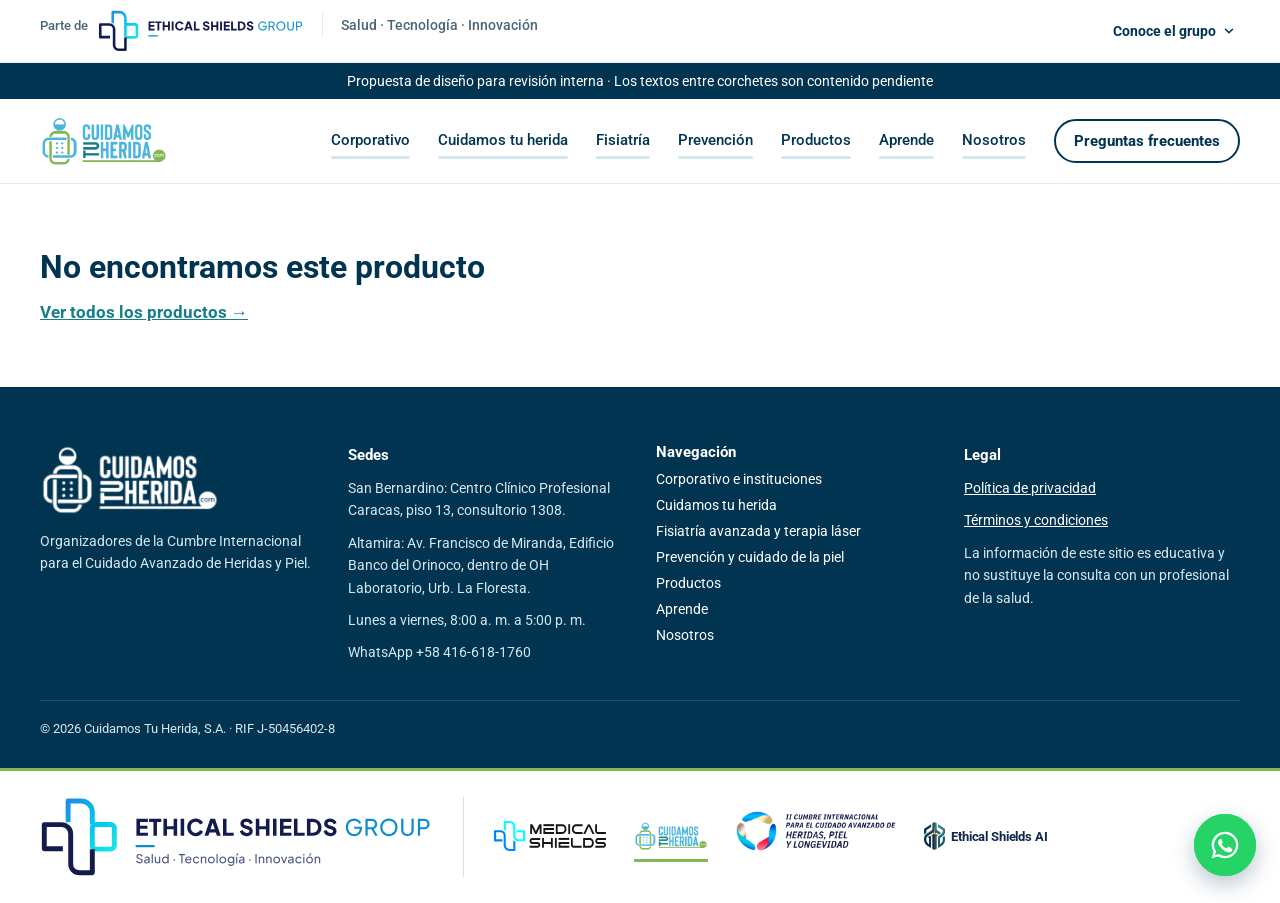
<file: producto.html>
<!doctype html>
<html lang="es">
<head>
<meta charset="utf-8">
<meta name="viewport" content="width=device-width, initial-scale=1">
<meta name="robots" content="noindex, nofollow">
<title>Producto · CTH · Propuesta para revisión</title>
<link rel="preconnect" href="https://fonts.googleapis.com">
<link rel="stylesheet" href="https://fonts.googleapis.com/css2?family=Roboto:ital,wght@0,400;0,500;0,700;1,700&amp;display=swap">
<style>
body{margin:0;background:#FFFFFF}
a{color:#167E89}a:hover{color:#013451}
summary{cursor:pointer;list-style:none}
summary::-webkit-details-marker{display:none}
.wa-float{position:fixed;right:24px;bottom:24px;z-index:50;width:62px;height:62px;border-radius:999px;background:#25D366;display:flex;align-items:center;justify-content:center;box-shadow:0 8px 22px rgba(1,52,81,.28);transition:transform .2s ease, box-shadow .2s ease}
.wa-float::before{content:"";position:absolute;inset:0;border-radius:999px;border:3px solid #25D366;animation:waPulse 2.4s ease-out infinite}
.wa-float:hover,.wa-float:focus-visible{transform:scale(1.08);box-shadow:0 12px 28px rgba(1,52,81,.35);outline:none}
.wa-tip{position:absolute;right:74px;white-space:nowrap;background:#013451;color:#FFFFFF;font-size:14px;font-weight:700;padding:8px 14px;border-radius:999px;opacity:0;transform:translateX(8px);transition:opacity .2s ease, transform .2s ease;pointer-events:none}
.wa-float:hover .wa-tip,.wa-float:focus-visible .wa-tip{opacity:1;transform:none}
@keyframes waPulse{0%{transform:scale(1);opacity:.7}100%{transform:scale(1.55);opacity:0}}
@media (prefers-reduced-motion: reduce){.wa-float::before{animation:none;opacity:0}.wa-float{transition:none}}
.nav-link{position:relative;padding:8px 0 10px;transition:color .2s ease}
.nav-link::after{content:"";position:absolute;left:0;right:0;bottom:0;height:3px;border-radius:3px;background:#D4E7EE;transition:background .2s ease, box-shadow .2s ease}
.nav-link:hover,.nav-link:focus-visible{color:#167E89 !important;outline:none}
.nav-link:hover::after,.nav-link:focus-visible::after{background:#00A0D0;box-shadow:0 0 10px rgba(0,160,208,.8)}
.nav-faq{transition:background .2s ease, color .2s ease}
.nav-faq:hover,.nav-faq:focus-visible{background:#013451 !important;color:#FFFFFF !important}
.nav-toggle{display:none;align-items:center;gap:8px;min-height:44px;padding:0 18px;border-radius:999px;border:2px solid #013451;background:#FFFFFF;color:#013451;font-family:Roboto,Arial,sans-serif;font-size:15px;font-weight:700;cursor:pointer}
@media (max-width: 1099px){.nav-toggle{display:inline-flex}.nav-main{display:none !important;width:100%;flex-direction:column;align-items:stretch !important;gap:0 !important;padding:4px 0 8px;border-top:1px solid #E3ECEF}.nav-main.is-open{display:flex !important}.nav-main .nav-link{padding:14px 0}.nav-main .nav-faq{align-self:flex-start;margin-top:12px}}
.inst-photos{-webkit-mask-image:linear-gradient(180deg,transparent,#000 8%,#000 92%,transparent);mask-image:linear-gradient(180deg,transparent,#000 8%,#000 92%,transparent)}
.inst-col{display:flex;flex-direction:column;gap:12px;animation:instUp 32s linear infinite}
.inst-down{animation-name:instDown;animation-duration:38s}
.inst-photos:hover .inst-col{animation-play-state:paused}
@keyframes instUp{from{transform:translateY(0)}to{transform:translateY(calc(-50% - 6px))}}
@keyframes instDown{from{transform:translateY(calc(-50% - 6px))}to{transform:translateY(0)}}
.inst-card{transition:transform .2s ease, box-shadow .2s ease, border-color .2s ease}
.inst-card:hover{transform:translateX(-4px);border-color:#1664AC !important;box-shadow:6px 8px 0 #1664AC}
.need-card{transition:transform .25s ease, box-shadow .25s ease, border-color .25s ease}
.need-card:hover,.need-card:focus-visible{transform:translateY(-8px);border-color:#00A0D0 !important;box-shadow:0 0 0 3px rgba(0,160,208,.35),0 0 22px rgba(0,160,208,.45),0 18px 36px rgba(1,52,81,.18);outline:none}
.step-reveal{opacity:0;transform:translateY(28px);transition:opacity .6s ease, transform .6s ease}
.steps-in .step-reveal{opacity:1;transform:none}
.step-card{transition:transform .25s ease, box-shadow .25s ease, border-color .25s ease}
.step-card:hover,.step-card:focus-within{transform:translate(-4px,-6px)}
.step-c1:hover,.step-c1:focus-within{box-shadow:10px 12px 0 #00A0D0;border-color:#00A0D0 !important}
.step-c2:hover,.step-c2:focus-within{box-shadow:10px 12px 0 #84B953;border-color:#84B953 !important}
.step-c3:hover,.step-c3:focus-within{box-shadow:10px 12px 0 #013451;border-color:#013451 !important}
.step-card:hover .step-icon{animation:stepPop .5s ease}
.step-card.is-active{transform:translate(-4px,-6px)}
.step-c1.is-active{box-shadow:10px 12px 0 #00A0D0;border-color:#00A0D0 !important}
.step-c2.is-active{box-shadow:10px 12px 0 #84B953;border-color:#84B953 !important}
.step-c3.is-active{box-shadow:10px 12px 0 #013451;border-color:#013451 !important}
.spec-tile{transition:transform .2s ease, box-shadow .2s ease, border-color .2s ease}
.spec-tile:hover,.spec-tile:focus-visible{transform:translateY(-4px);border-color:#00A0D0 !important;box-shadow:0 0 0 3px rgba(0,160,208,.25),0 10px 22px rgba(1,52,81,.12);outline:none}
.spec-tile.is-active{border-color:#84B953 !important;box-shadow:6px 8px 0 #84B953;transform:translate(-3px,-4px)}
.spec-tile.spec-dark.is-active{box-shadow:6px 8px 0 #84B953}
.step-panel{padding:32px;animation:panelIn .35s ease}
@keyframes panelIn{from{opacity:0;transform:translateY(-10px)}to{opacity:1;transform:none}}
.cal-check{stroke-dasharray:12;stroke-dashoffset:12}
.steps-in .cal-check{animation:drawCheck .6s ease .9s forwards}
.step-card:hover .cal-check{stroke-dashoffset:12;animation:drawCheck .5s ease forwards}
@keyframes stepPop{0%{transform:scale(1)}40%{transform:scale(1.15) rotate(-6deg)}70%{transform:scale(.97) rotate(3deg)}100%{transform:scale(1)}}
@keyframes drawCheck{to{stroke-dashoffset:0}}
@media (prefers-reduced-motion: reduce){.step-reveal{opacity:1;transform:none;transition:none}.step-card{transition:none}.step-card:hover{transform:none}.step-card:hover .step-icon{animation:none}.cal-check{stroke-dashoffset:0;animation:none}.step-panel{animation:none}.step-card.is-active{transform:none}.spec-tile{transition:none}.spec-tile:hover,.spec-tile.is-active{transform:none}.inst-col{animation:none}.inst-card{transition:none}.inst-card:hover{transform:none}}
@media (prefers-reduced-motion: reduce){.need-card{transition:none}.need-card:hover,.need-card:focus-visible{transform:none}}
.mod-grid{display:grid;grid-template-columns:1fr;gap:20px}
.mod-slot{scroll-margin-top:24px}
.mod-card{width:100%;height:100%;box-sizing:border-box;padding:30px 28px;border-radius:18px;border:2px solid;display:flex;flex-direction:column;gap:12px;text-align:left;cursor:pointer;font-family:Roboto,Arial,sans-serif;transition:transform .25s ease, box-shadow .25s ease}
.mod-card:hover,.mod-card:focus-visible{transform:translateY(-6px);box-shadow:0 0 0 3px rgba(0,160,208,.35),0 18px 36px rgba(1,52,81,.18);outline:none}
.mod-card.is-active{transform:translate(-4px,-6px);box-shadow:10px 12px 0 #00A0D0}
.mod-c3.is-active{box-shadow:10px 12px 0 #84B953}
.mod-panel-in{border-radius:18px;background:#F6F7F7;display:flex;flex-direction:column;gap:18px}
.mod-subgrid{display:grid;grid-template-columns:repeat(auto-fit,minmax(220px,1fr));gap:16px}
.mod-sub{display:flex;flex-direction:column;gap:8px;padding:22px;border-radius:14px;background:#FFFFFF;border:1px solid #C9D9DE;color:#013451;text-decoration:none}
.mod-sub-t{font-size:19px;font-weight:700}
.mod-sub-d{font-size:15px;line-height:1.5;color:#514C4C}
.mod-sub-l{font-size:15px;font-weight:700;color:#167E89;margin-top:auto}
@media (min-width: 900px){.mod-grid{grid-template-columns:repeat(3,1fr)}.mod-panel{order:10;grid-column:1 / -1}}
@media (prefers-reduced-motion: reduce){.mod-card{transition:none}.mod-card:hover,.mod-card.is-active{transform:none}}
</style>
<style>
.f-l{display:flex;flex-direction:column;gap:8px;font-size:15px;font-weight:700;color:#013451}
.f-i{min-height:50px;padding:0 14px;border-radius:12px;border:1px solid #C9D9DE;font-family:Roboto,Arial,sans-serif;font-size:16px;font-weight:400;color:#013451;background:#FFFFFF;box-sizing:border-box;width:100%}
.f-i:focus{outline:3px solid rgba(0,160,208,.35);border-color:#00A0D0}
.f-ayuda{margin:0;font-size:13px;font-weight:400;line-height:1.5;color:#514C4C}
.f-medio{display:flex;flex-wrap:wrap;gap:12px}
.f-medio label{display:inline-flex;align-items:center;gap:10px;min-height:48px;padding:0 20px;border-radius:999px;border:1px solid #C9D9DE;background:#FFFFFF;font-size:15px;font-weight:500;color:#013451;cursor:pointer}
.f-medio label:has(input:checked){border:2px solid #167E89;background:#EEF4F5}
.f-medio input{width:18px;height:18px;margin:0;accent-color:#167E89}
.f-medio label:focus-within{outline:3px solid rgba(0,160,208,.35)}
.prod-card{transition:transform .2s ease, box-shadow .2s ease, border-color .2s ease}
.prod-card:hover,.prod-card:focus-visible{transform:translateY(-4px);border-color:#00A0D0 !important;box-shadow:0 0 0 3px rgba(0,160,208,.25),0 10px 22px rgba(1,52,81,.12);outline:none}
@media (prefers-reduced-motion: reduce){.prod-card{transition:none}.prod-card:hover{transform:none}}
</style>
<link rel="stylesheet" href="assets/grupo.css">
</head>
<body>
<!-- ETHICAL SHIELDS GROUP · ENCABEZADO DEL GRUPO. Visible en la propuesta desde el 19 nov 2026 (pedido de Jenny, para que el equipo lo revise). Lo arma assets/grupo.js con assets/grupo.css; un cambio se hace allí, no en las doce páginas. Regla del grupo del 19 nov (cumbre-web/docs/DECISIONES-VIGENTES.md): en computadora y tablet, «Parte de» + logo compacto + línea divisoria + «Salud · Tecnología · Innovación» + «Conoce el grupo»; en teléfono, sin descriptor. «Conoce el grupo» no es un enlace: abre la lista de las cuatro marcas con «Estás aquí» en CTH. -->
<div data-grupo="barra" class="gbar"></div>
<div role="note" style="background:#013451;color:#FFFFFF;font-family:Roboto,Arial,sans-serif;font-size:14px;text-align:center;padding:10px 16px;">Propuesta de diseño para revisión interna · Los textos entre corchetes son contenido pendiente</div>
<div style="font-family: Roboto, Arial, sans-serif; color: #013451; background: #FFFFFF;">

<!-- CABECERA -->
<header style="border-bottom: 1px solid #E3ECEF; background: #FFFFFF;">
<div style="max-width: 1200px; margin: 0 auto; padding: 16px 24px; display: flex; flex-wrap: wrap; align-items: center; justify-content: space-between; gap: 16px;">
<a href="index.html" style="display: flex; align-items: center;"><img src="assets/logo-cth.png" alt="Cuidamos Tu Herida" style="height: 52px; width: auto; display: block;"></a>
<button type="button" class="nav-toggle" aria-expanded="false" aria-controls="nav-principal"><svg width="20" height="20" viewBox="0 0 24 24" fill="none" stroke="#013451" stroke-width="2" stroke-linecap="round" aria-hidden="true"><path d="M4 6h16M4 12h16M4 18h16"></path></svg><span class="nav-toggle-t">Menú</span></button>
<nav id="nav-principal" class="nav-main" aria-label="Principal" style="display: flex; flex-wrap: wrap; gap: 28px; align-items: center; font-size: 15px; font-weight: 500;">
<a class="nav-link" href="index.html#corporativo" style="color: #013451; text-decoration: none;">Corporativo</a>
<a class="nav-link" href="index.html#cuidamos-tu-herida" style="color: #013451; text-decoration: none;">Cuidamos tu herida</a>
<a class="nav-link" href="index.html#fisiatria" style="color: #013451; text-decoration: none;">Fisiatría</a>
<a class="nav-link" href="index.html#prevencion-y-piel" style="color: #013451; text-decoration: none;">Prevención</a>
<a class="nav-link" href="productos.html" style="color: #013451; text-decoration: none;">Productos</a>
<a class="nav-link" href="index.html#aprende" style="color: #013451; text-decoration: none;">Aprende</a>
<a class="nav-link" href="index.html#cumbre" style="color: #013451; text-decoration: none;">Nosotros</a>
<a class="nav-faq" href="preguntas-frecuentes.html" style="display: inline-flex; align-items: center; min-height: 40px; padding: 0 18px; border-radius: 999px; border: 2px solid #013451; color: #013451; text-decoration: none; font-weight: 700;">Preguntas frecuentes</a>
</nav>
</div>
</header>

<!-- FICHA DE PRODUCTO (19 nov 2026), según el modelo de Jenny. Una sola página para todos los productos: producto.html?p=<id>.
La arma assets/productos-pagina.js con los datos de assets/productos.js. Textos del fabricante, sin precios. -->
<span id="inicio"></span>
<main id="ficha" style="background: #FFFFFF;"></main>

<!-- FOOTER -->

<footer style="background: #013451; color: #FFFFFF;">
<div style="max-width: 1200px; margin: 0 auto; padding: 56px 24px 32px; display: flex; flex-direction: column; gap: 36px;">
<div style="display: grid; grid-template-columns: repeat(auto-fit, minmax(220px, 1fr)); gap: 32px;">
<div style="display: flex; flex-direction: column; gap: 14px;">
<img src="assets/logo-cth-blanco.png" alt="Cuidamos Tu Herida" style="width: 180px; height: auto; display: block;">
<p style="margin: 0; font-size: 14px; line-height: 1.6; color: #D4E7EE;">Organizadores de la Cumbre Internacional para el Cuidado Avanzado de Heridas y Piel.</p>
</div>
<div style="display: flex; flex-direction: column; gap: 10px; font-size: 14px; line-height: 1.6;">
<span style="font-size: 15px; font-weight: 700;">Sedes</span>
<span style="color: #D4E7EE;">San Bernardino: Centro Clínico Profesional Caracas, piso 13, consultorio 1308.</span>
<span style="color: #D4E7EE;">Altamira: Av. Francisco de Miranda, Edificio Banco del Orinoco, dentro de OH Laboratorio, Urb. La Floresta.</span>
<span style="color: #D4E7EE;">Lunes a viernes, 8:00 a. m. a 5:00 p. m.</span>
<span style="color: #D4E7EE;">WhatsApp +58 416-618-1760</span>
</div>
<nav aria-label="Pie de página" style="display: flex; flex-direction: column; gap: 10px; font-size: 14px;">
<span style="font-size: 15px; font-weight: 700;">Navegación</span>
<a href="index.html#corporativo" style="color: #FFFFFF; text-decoration: none;">Corporativo e instituciones</a>
<a href="index.html#cuidamos-tu-herida" style="color: #FFFFFF; text-decoration: none;">Cuidamos tu herida</a>
<a href="index.html#fisiatria" style="color: #FFFFFF; text-decoration: none;">Fisiatría avanzada y terapia láser</a>
<a href="index.html#prevencion-y-piel" style="color: #FFFFFF; text-decoration: none;">Prevención y cuidado de la piel</a>
<a href="productos.html" style="color: #FFFFFF; text-decoration: none;">Productos</a>
<a href="index.html#aprende" style="color: #FFFFFF; text-decoration: none;">Aprende</a>
<a href="index.html#cumbre" style="color: #FFFFFF; text-decoration: none;">Nosotros</a>
</nav>
<div style="display: flex; flex-direction: column; gap: 10px; font-size: 14px; line-height: 1.6;">
<span style="font-size: 15px; font-weight: 700;">Legal</span>
<a href="#inicio" style="color: #FFFFFF;">Política de privacidad</a>
<a href="#inicio" style="color: #FFFFFF;">Términos y condiciones</a>
<span style="color: #D4E7EE;">La información de este sitio es educativa y no sustituye la consulta con un profesional de la salud.</span>
</div>
</div>
<p style="margin: 0; padding-top: 20px; border-top: 1px solid #1E4D6B; font-size: 13px; color: #D4E7EE;">© 2026 Cuidamos Tu Herida, S.A. · RIF J-50456402-8</p>
</div>
</footer>
<!-- ETHICAL SHIELDS GROUP · PIE DEL GRUPO. Visible en la propuesta desde el 19 nov 2026 (pedido de Jenny). Debajo del pie de CTH, como en la Cumbre. Lo arma assets/grupo.js: logo completo del grupo en tamaño legible y los logos de las cuatro marcas. -->
<div data-grupo="pie" class="gpie"></div>

<a class="wa-float" href="https://wa.me/584166181760?text=Hola%2C%20quiero%20informaci%C3%B3n%20(WEB-PRODUCTOS)" target="_blank" rel="noopener" aria-label="Escríbenos por WhatsApp"><svg width="32" height="32" viewBox="0 0 24 24" fill="#FFFFFF" aria-hidden="true"><path d="M12 2a10 10 0 0 0-8.6 15.1L2 22l5-1.3A10 10 0 1 0 12 2zm0 18.2a8.2 8.2 0 0 1-4.2-1.2l-.3-.2-3 .8.8-2.9-.2-.3A8.2 8.2 0 1 1 12 20.2zm4.5-6.1c-.2-.1-1.5-.7-1.7-.8-.2-.1-.4-.1-.6.1l-.8 1c-.1.2-.3.2-.5.1a6.7 6.7 0 0 1-3.3-2.9c-.3-.4.2-.4.7-1.4.1-.2 0-.3 0-.4l-.8-1.8c-.2-.5-.4-.4-.6-.4h-.5a1 1 0 0 0-.7.3 3 3 0 0 0-.9 2.2 5.1 5.1 0 0 0 1.1 2.7 11.7 11.7 0 0 0 4.5 4c1.7.7 2.3.8 3.2.7.5-.1 1.5-.6 1.7-1.2.2-.6.2-1.1.2-1.2-.1-.1-.3-.2-.5-.3z"></path></svg><span class="wa-tip" aria-hidden="true">Escríbenos por WhatsApp</span></a>
</div>

<script src="assets/productos.js"></script>
<script src="assets/productos-pagina.js"></script>
<script src="assets/app.js"></script>
<script src="assets/grupo.js"></script>
</body>
</html>
</file>
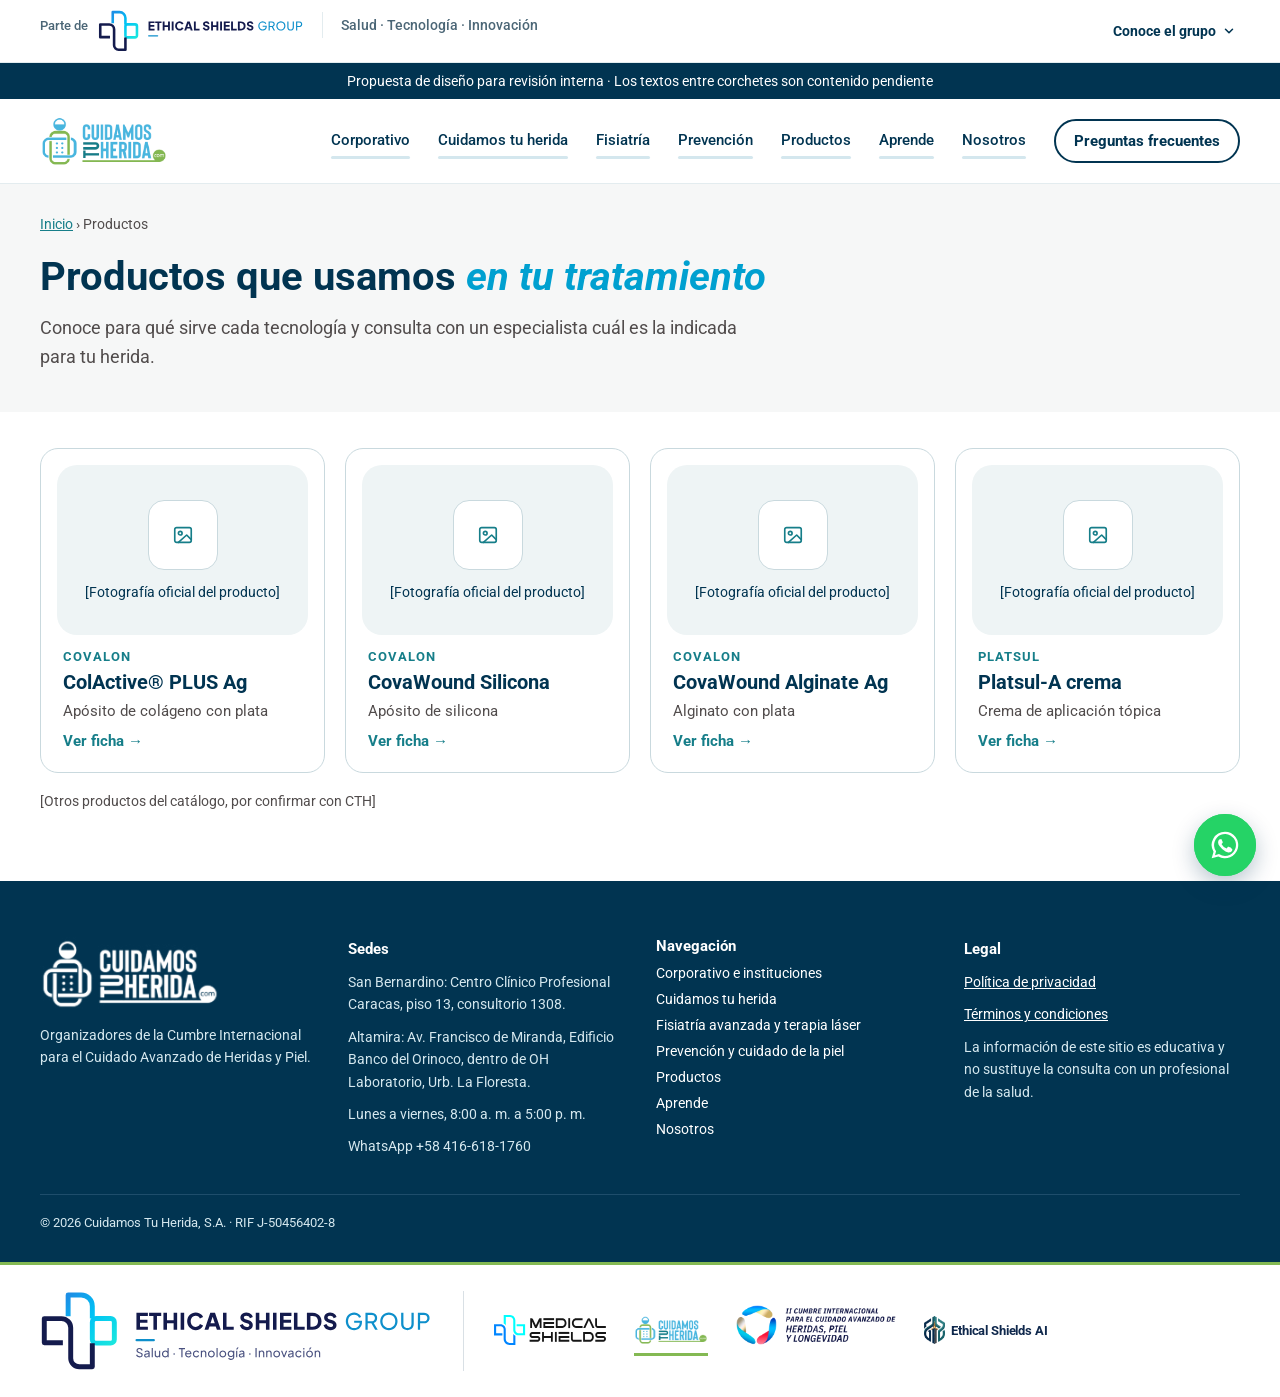
<file: productos.html>
<!doctype html>
<html lang="es">
<head>
<meta charset="utf-8">
<meta name="viewport" content="width=device-width, initial-scale=1">
<meta name="robots" content="noindex, nofollow">
<title>Productos · CTH · Propuesta para revisión</title>
<link rel="preconnect" href="https://fonts.googleapis.com">
<link rel="stylesheet" href="https://fonts.googleapis.com/css2?family=Roboto:ital,wght@0,400;0,500;0,700;1,700&amp;display=swap">
<style>
body{margin:0;background:#FFFFFF}
a{color:#167E89}a:hover{color:#013451}
summary{cursor:pointer;list-style:none}
summary::-webkit-details-marker{display:none}
.wa-float{position:fixed;right:24px;bottom:24px;z-index:50;width:62px;height:62px;border-radius:999px;background:#25D366;display:flex;align-items:center;justify-content:center;box-shadow:0 8px 22px rgba(1,52,81,.28);transition:transform .2s ease, box-shadow .2s ease}
.wa-float::before{content:"";position:absolute;inset:0;border-radius:999px;border:3px solid #25D366;animation:waPulse 2.4s ease-out infinite}
.wa-float:hover,.wa-float:focus-visible{transform:scale(1.08);box-shadow:0 12px 28px rgba(1,52,81,.35);outline:none}
.wa-tip{position:absolute;right:74px;white-space:nowrap;background:#013451;color:#FFFFFF;font-size:14px;font-weight:700;padding:8px 14px;border-radius:999px;opacity:0;transform:translateX(8px);transition:opacity .2s ease, transform .2s ease;pointer-events:none}
.wa-float:hover .wa-tip,.wa-float:focus-visible .wa-tip{opacity:1;transform:none}
@keyframes waPulse{0%{transform:scale(1);opacity:.7}100%{transform:scale(1.55);opacity:0}}
@media (prefers-reduced-motion: reduce){.wa-float::before{animation:none;opacity:0}.wa-float{transition:none}}
.nav-link{position:relative;padding:8px 0 10px;transition:color .2s ease}
.nav-link::after{content:"";position:absolute;left:0;right:0;bottom:0;height:3px;border-radius:3px;background:#D4E7EE;transition:background .2s ease, box-shadow .2s ease}
.nav-link:hover,.nav-link:focus-visible{color:#167E89 !important;outline:none}
.nav-link:hover::after,.nav-link:focus-visible::after{background:#00A0D0;box-shadow:0 0 10px rgba(0,160,208,.8)}
.nav-faq{transition:background .2s ease, color .2s ease}
.nav-faq:hover,.nav-faq:focus-visible{background:#013451 !important;color:#FFFFFF !important}
.nav-toggle{display:none;align-items:center;gap:8px;min-height:44px;padding:0 18px;border-radius:999px;border:2px solid #013451;background:#FFFFFF;color:#013451;font-family:Roboto,Arial,sans-serif;font-size:15px;font-weight:700;cursor:pointer}
@media (max-width: 1099px){.nav-toggle{display:inline-flex}.nav-main{display:none !important;width:100%;flex-direction:column;align-items:stretch !important;gap:0 !important;padding:4px 0 8px;border-top:1px solid #E3ECEF}.nav-main.is-open{display:flex !important}.nav-main .nav-link{padding:14px 0}.nav-main .nav-faq{align-self:flex-start;margin-top:12px}}
.inst-photos{-webkit-mask-image:linear-gradient(180deg,transparent,#000 8%,#000 92%,transparent);mask-image:linear-gradient(180deg,transparent,#000 8%,#000 92%,transparent)}
.inst-col{display:flex;flex-direction:column;gap:12px;animation:instUp 32s linear infinite}
.inst-down{animation-name:instDown;animation-duration:38s}
.inst-photos:hover .inst-col{animation-play-state:paused}
@keyframes instUp{from{transform:translateY(0)}to{transform:translateY(calc(-50% - 6px))}}
@keyframes instDown{from{transform:translateY(calc(-50% - 6px))}to{transform:translateY(0)}}
.inst-card{transition:transform .2s ease, box-shadow .2s ease, border-color .2s ease}
.inst-card:hover{transform:translateX(-4px);border-color:#1664AC !important;box-shadow:6px 8px 0 #1664AC}
.need-card{transition:transform .25s ease, box-shadow .25s ease, border-color .25s ease}
.need-card:hover,.need-card:focus-visible{transform:translateY(-8px);border-color:#00A0D0 !important;box-shadow:0 0 0 3px rgba(0,160,208,.35),0 0 22px rgba(0,160,208,.45),0 18px 36px rgba(1,52,81,.18);outline:none}
.step-reveal{opacity:0;transform:translateY(28px);transition:opacity .6s ease, transform .6s ease}
.steps-in .step-reveal{opacity:1;transform:none}
.step-card{transition:transform .25s ease, box-shadow .25s ease, border-color .25s ease}
.step-card:hover,.step-card:focus-within{transform:translate(-4px,-6px)}
.step-c1:hover,.step-c1:focus-within{box-shadow:10px 12px 0 #00A0D0;border-color:#00A0D0 !important}
.step-c2:hover,.step-c2:focus-within{box-shadow:10px 12px 0 #84B953;border-color:#84B953 !important}
.step-c3:hover,.step-c3:focus-within{box-shadow:10px 12px 0 #013451;border-color:#013451 !important}
.step-card:hover .step-icon{animation:stepPop .5s ease}
.step-card.is-active{transform:translate(-4px,-6px)}
.step-c1.is-active{box-shadow:10px 12px 0 #00A0D0;border-color:#00A0D0 !important}
.step-c2.is-active{box-shadow:10px 12px 0 #84B953;border-color:#84B953 !important}
.step-c3.is-active{box-shadow:10px 12px 0 #013451;border-color:#013451 !important}
.spec-tile{transition:transform .2s ease, box-shadow .2s ease, border-color .2s ease}
.spec-tile:hover,.spec-tile:focus-visible{transform:translateY(-4px);border-color:#00A0D0 !important;box-shadow:0 0 0 3px rgba(0,160,208,.25),0 10px 22px rgba(1,52,81,.12);outline:none}
.spec-tile.is-active{border-color:#84B953 !important;box-shadow:6px 8px 0 #84B953;transform:translate(-3px,-4px)}
.spec-tile.spec-dark.is-active{box-shadow:6px 8px 0 #84B953}
.step-panel{padding:32px;animation:panelIn .35s ease}
@keyframes panelIn{from{opacity:0;transform:translateY(-10px)}to{opacity:1;transform:none}}
.cal-check{stroke-dasharray:12;stroke-dashoffset:12}
.steps-in .cal-check{animation:drawCheck .6s ease .9s forwards}
.step-card:hover .cal-check{stroke-dashoffset:12;animation:drawCheck .5s ease forwards}
@keyframes stepPop{0%{transform:scale(1)}40%{transform:scale(1.15) rotate(-6deg)}70%{transform:scale(.97) rotate(3deg)}100%{transform:scale(1)}}
@keyframes drawCheck{to{stroke-dashoffset:0}}
@media (prefers-reduced-motion: reduce){.step-reveal{opacity:1;transform:none;transition:none}.step-card{transition:none}.step-card:hover{transform:none}.step-card:hover .step-icon{animation:none}.cal-check{stroke-dashoffset:0;animation:none}.step-panel{animation:none}.step-card.is-active{transform:none}.spec-tile{transition:none}.spec-tile:hover,.spec-tile.is-active{transform:none}.inst-col{animation:none}.inst-card{transition:none}.inst-card:hover{transform:none}}
@media (prefers-reduced-motion: reduce){.need-card{transition:none}.need-card:hover,.need-card:focus-visible{transform:none}}
.mod-grid{display:grid;grid-template-columns:1fr;gap:20px}
.mod-slot{scroll-margin-top:24px}
.mod-card{width:100%;height:100%;box-sizing:border-box;padding:30px 28px;border-radius:18px;border:2px solid;display:flex;flex-direction:column;gap:12px;text-align:left;cursor:pointer;font-family:Roboto,Arial,sans-serif;transition:transform .25s ease, box-shadow .25s ease}
.mod-card:hover,.mod-card:focus-visible{transform:translateY(-6px);box-shadow:0 0 0 3px rgba(0,160,208,.35),0 18px 36px rgba(1,52,81,.18);outline:none}
.mod-card.is-active{transform:translate(-4px,-6px);box-shadow:10px 12px 0 #00A0D0}
.mod-c3.is-active{box-shadow:10px 12px 0 #84B953}
.mod-panel-in{border-radius:18px;background:#F6F7F7;display:flex;flex-direction:column;gap:18px}
.mod-subgrid{display:grid;grid-template-columns:repeat(auto-fit,minmax(220px,1fr));gap:16px}
.mod-sub{display:flex;flex-direction:column;gap:8px;padding:22px;border-radius:14px;background:#FFFFFF;border:1px solid #C9D9DE;color:#013451;text-decoration:none}
.mod-sub-t{font-size:19px;font-weight:700}
.mod-sub-d{font-size:15px;line-height:1.5;color:#514C4C}
.mod-sub-l{font-size:15px;font-weight:700;color:#167E89;margin-top:auto}
@media (min-width: 900px){.mod-grid{grid-template-columns:repeat(3,1fr)}.mod-panel{order:10;grid-column:1 / -1}}
@media (prefers-reduced-motion: reduce){.mod-card{transition:none}.mod-card:hover,.mod-card.is-active{transform:none}}
</style>
<style>
.f-l{display:flex;flex-direction:column;gap:8px;font-size:15px;font-weight:700;color:#013451}
.f-i{min-height:50px;padding:0 14px;border-radius:12px;border:1px solid #C9D9DE;font-family:Roboto,Arial,sans-serif;font-size:16px;font-weight:400;color:#013451;background:#FFFFFF;box-sizing:border-box;width:100%}
.f-i:focus{outline:3px solid rgba(0,160,208,.35);border-color:#00A0D0}
.f-ayuda{margin:0;font-size:13px;font-weight:400;line-height:1.5;color:#514C4C}
.f-medio{display:flex;flex-wrap:wrap;gap:12px}
.f-medio label{display:inline-flex;align-items:center;gap:10px;min-height:48px;padding:0 20px;border-radius:999px;border:1px solid #C9D9DE;background:#FFFFFF;font-size:15px;font-weight:500;color:#013451;cursor:pointer}
.f-medio label:has(input:checked){border:2px solid #167E89;background:#EEF4F5}
.f-medio input{width:18px;height:18px;margin:0;accent-color:#167E89}
.f-medio label:focus-within{outline:3px solid rgba(0,160,208,.35)}
.prod-card{transition:transform .2s ease, box-shadow .2s ease, border-color .2s ease}
.prod-card:hover,.prod-card:focus-visible{transform:translateY(-4px);border-color:#00A0D0 !important;box-shadow:0 0 0 3px rgba(0,160,208,.25),0 10px 22px rgba(1,52,81,.12);outline:none}
@media (prefers-reduced-motion: reduce){.prod-card{transition:none}.prod-card:hover{transform:none}}
</style>
<link rel="stylesheet" href="assets/grupo.css">
</head>
<body>
<!-- ETHICAL SHIELDS GROUP · ENCABEZADO DEL GRUPO. Visible en la propuesta desde el 19 nov 2026 (pedido de Jenny, para que el equipo lo revise). Lo arma assets/grupo.js con assets/grupo.css; un cambio se hace allí, no en las doce páginas. Regla del grupo del 19 nov (cumbre-web/docs/DECISIONES-VIGENTES.md): en computadora y tablet, «Parte de» + logo compacto + línea divisoria + «Salud · Tecnología · Innovación» + «Conoce el grupo»; en teléfono, sin descriptor. «Conoce el grupo» no es un enlace: abre la lista de las cuatro marcas con «Estás aquí» en CTH. -->
<div data-grupo="barra" class="gbar"></div>
<div role="note" style="background:#013451;color:#FFFFFF;font-family:Roboto,Arial,sans-serif;font-size:14px;text-align:center;padding:10px 16px;">Propuesta de diseño para revisión interna · Los textos entre corchetes son contenido pendiente</div>
<div style="font-family: Roboto, Arial, sans-serif; color: #013451; background: #FFFFFF;">

<!-- CABECERA -->
<header style="border-bottom: 1px solid #E3ECEF; background: #FFFFFF;">
<div style="max-width: 1200px; margin: 0 auto; padding: 16px 24px; display: flex; flex-wrap: wrap; align-items: center; justify-content: space-between; gap: 16px;">
<a href="index.html" style="display: flex; align-items: center;"><img src="assets/logo-cth.png" alt="Cuidamos Tu Herida" style="height: 52px; width: auto; display: block;"></a>
<button type="button" class="nav-toggle" aria-expanded="false" aria-controls="nav-principal"><svg width="20" height="20" viewBox="0 0 24 24" fill="none" stroke="#013451" stroke-width="2" stroke-linecap="round" aria-hidden="true"><path d="M4 6h16M4 12h16M4 18h16"></path></svg><span class="nav-toggle-t">Menú</span></button>
<nav id="nav-principal" class="nav-main" aria-label="Principal" style="display: flex; flex-wrap: wrap; gap: 28px; align-items: center; font-size: 15px; font-weight: 500;">
<a class="nav-link" href="index.html#corporativo" style="color: #013451; text-decoration: none;">Corporativo</a>
<a class="nav-link" href="index.html#cuidamos-tu-herida" style="color: #013451; text-decoration: none;">Cuidamos tu herida</a>
<a class="nav-link" href="index.html#fisiatria" style="color: #013451; text-decoration: none;">Fisiatría</a>
<a class="nav-link" href="index.html#prevencion-y-piel" style="color: #013451; text-decoration: none;">Prevención</a>
<a class="nav-link" href="productos.html" style="color: #013451; text-decoration: none;">Productos</a>
<a class="nav-link" href="index.html#aprende" style="color: #013451; text-decoration: none;">Aprende</a>
<a class="nav-link" href="index.html#cumbre" style="color: #013451; text-decoration: none;">Nosotros</a>
<a class="nav-faq" href="preguntas-frecuentes.html" style="display: inline-flex; align-items: center; min-height: 40px; padding: 0 18px; border-radius: 999px; border: 2px solid #013451; color: #013451; text-decoration: none; font-weight: 700;">Preguntas frecuentes</a>
</nav>
</div>
</header>

<!-- CATÁLOGO DE PRODUCTOS (19 nov 2026). Lo arma assets/productos-pagina.js con los datos de assets/productos.js.
La web no vende ni muestra precios: cada ficha lleva a «Consulta con un especialista» y «Consultar disponibilidad» por WhatsApp. -->
<section id="inicio" style="background: #F6F7F7;">
<div style="max-width: 1200px; margin: 0 auto; padding: 32px 24px 40px; display: flex; flex-direction: column; gap: 14px;">
<nav aria-label="Ruta" style="font-size: 14px; color: #514C4C;"><a href="index.html" style="color: #167E89;">Inicio</a> › <span aria-current="page">Productos</span></nav>
<h1 style="margin: 8px 0 0; font-size: 40px; line-height: 1.15; font-weight: 700; color: #013451;">Productos que usamos <em style="color: #00A0D0;">en tu tratamiento</em></h1>
<p style="margin: 0; font-size: 18px; line-height: 1.6; color: #514C4C; max-width: 720px;">Conoce para qué sirve cada tecnología y consulta con un especialista cuál es la indicada para tu herida.</p>
</div>
</section>
<section aria-label="Productos" style="background: #FFFFFF;">
<div style="max-width: 1200px; margin: 0 auto; padding: 36px 24px 72px; display: flex; flex-direction: column; gap: 20px;">
<div id="catalogo" style="display: grid; grid-template-columns: repeat(auto-fit, minmax(240px, 1fr)); gap: 20px;"></div>
<p style="margin: 0; font-size: 14px; color: #514C4C;">[Otros productos del catálogo, por confirmar con CTH]</p>
</div>
</section>

<!-- FOOTER -->

<footer style="background: #013451; color: #FFFFFF;">
<div style="max-width: 1200px; margin: 0 auto; padding: 56px 24px 32px; display: flex; flex-direction: column; gap: 36px;">
<div style="display: grid; grid-template-columns: repeat(auto-fit, minmax(220px, 1fr)); gap: 32px;">
<div style="display: flex; flex-direction: column; gap: 14px;">
<img src="assets/logo-cth-blanco.png" alt="Cuidamos Tu Herida" style="width: 180px; height: auto; display: block;">
<p style="margin: 0; font-size: 14px; line-height: 1.6; color: #D4E7EE;">Organizadores de la Cumbre Internacional para el Cuidado Avanzado de Heridas y Piel.</p>
</div>
<div style="display: flex; flex-direction: column; gap: 10px; font-size: 14px; line-height: 1.6;">
<span style="font-size: 15px; font-weight: 700;">Sedes</span>
<span style="color: #D4E7EE;">San Bernardino: Centro Clínico Profesional Caracas, piso 13, consultorio 1308.</span>
<span style="color: #D4E7EE;">Altamira: Av. Francisco de Miranda, Edificio Banco del Orinoco, dentro de OH Laboratorio, Urb. La Floresta.</span>
<span style="color: #D4E7EE;">Lunes a viernes, 8:00 a. m. a 5:00 p. m.</span>
<span style="color: #D4E7EE;">WhatsApp +58 416-618-1760</span>
</div>
<nav aria-label="Pie de página" style="display: flex; flex-direction: column; gap: 10px; font-size: 14px;">
<span style="font-size: 15px; font-weight: 700;">Navegación</span>
<a href="index.html#corporativo" style="color: #FFFFFF; text-decoration: none;">Corporativo e instituciones</a>
<a href="index.html#cuidamos-tu-herida" style="color: #FFFFFF; text-decoration: none;">Cuidamos tu herida</a>
<a href="index.html#fisiatria" style="color: #FFFFFF; text-decoration: none;">Fisiatría avanzada y terapia láser</a>
<a href="index.html#prevencion-y-piel" style="color: #FFFFFF; text-decoration: none;">Prevención y cuidado de la piel</a>
<a href="productos.html" style="color: #FFFFFF; text-decoration: none;">Productos</a>
<a href="index.html#aprende" style="color: #FFFFFF; text-decoration: none;">Aprende</a>
<a href="index.html#cumbre" style="color: #FFFFFF; text-decoration: none;">Nosotros</a>
</nav>
<div style="display: flex; flex-direction: column; gap: 10px; font-size: 14px; line-height: 1.6;">
<span style="font-size: 15px; font-weight: 700;">Legal</span>
<a href="#inicio" style="color: #FFFFFF;">Política de privacidad</a>
<a href="#inicio" style="color: #FFFFFF;">Términos y condiciones</a>
<span style="color: #D4E7EE;">La información de este sitio es educativa y no sustituye la consulta con un profesional de la salud.</span>
</div>
</div>
<p style="margin: 0; padding-top: 20px; border-top: 1px solid #1E4D6B; font-size: 13px; color: #D4E7EE;">© 2026 Cuidamos Tu Herida, S.A. · RIF J-50456402-8</p>
</div>
</footer>
<!-- ETHICAL SHIELDS GROUP · PIE DEL GRUPO. Visible en la propuesta desde el 19 nov 2026 (pedido de Jenny). Debajo del pie de CTH, como en la Cumbre. Lo arma assets/grupo.js: logo completo del grupo en tamaño legible y los logos de las cuatro marcas. -->
<div data-grupo="pie" class="gpie"></div>

<a class="wa-float" href="https://wa.me/584166181760?text=Hola%2C%20quiero%20informaci%C3%B3n%20(WEB-PRODUCTOS)" target="_blank" rel="noopener" aria-label="Escríbenos por WhatsApp"><svg width="32" height="32" viewBox="0 0 24 24" fill="#FFFFFF" aria-hidden="true"><path d="M12 2a10 10 0 0 0-8.6 15.1L2 22l5-1.3A10 10 0 1 0 12 2zm0 18.2a8.2 8.2 0 0 1-4.2-1.2l-.3-.2-3 .8.8-2.9-.2-.3A8.2 8.2 0 1 1 12 20.2zm4.5-6.1c-.2-.1-1.5-.7-1.7-.8-.2-.1-.4-.1-.6.1l-.8 1c-.1.2-.3.2-.5.1a6.7 6.7 0 0 1-3.3-2.9c-.3-.4.2-.4.7-1.4.1-.2 0-.3 0-.4l-.8-1.8c-.2-.5-.4-.4-.6-.4h-.5a1 1 0 0 0-.7.3 3 3 0 0 0-.9 2.2 5.1 5.1 0 0 0 1.1 2.7 11.7 11.7 0 0 0 4.5 4c1.7.7 2.3.8 3.2.7.5-.1 1.5-.6 1.7-1.2.2-.6.2-1.1.2-1.2-.1-.1-.3-.2-.5-.3z"></path></svg><span class="wa-tip" aria-hidden="true">Escríbenos por WhatsApp</span></a>
</div>

<script src="assets/productos.js"></script>
<script src="assets/productos-pagina.js"></script>
<script src="assets/app.js"></script>
<script src="assets/grupo.js"></script>
</body>
</html>
</file>
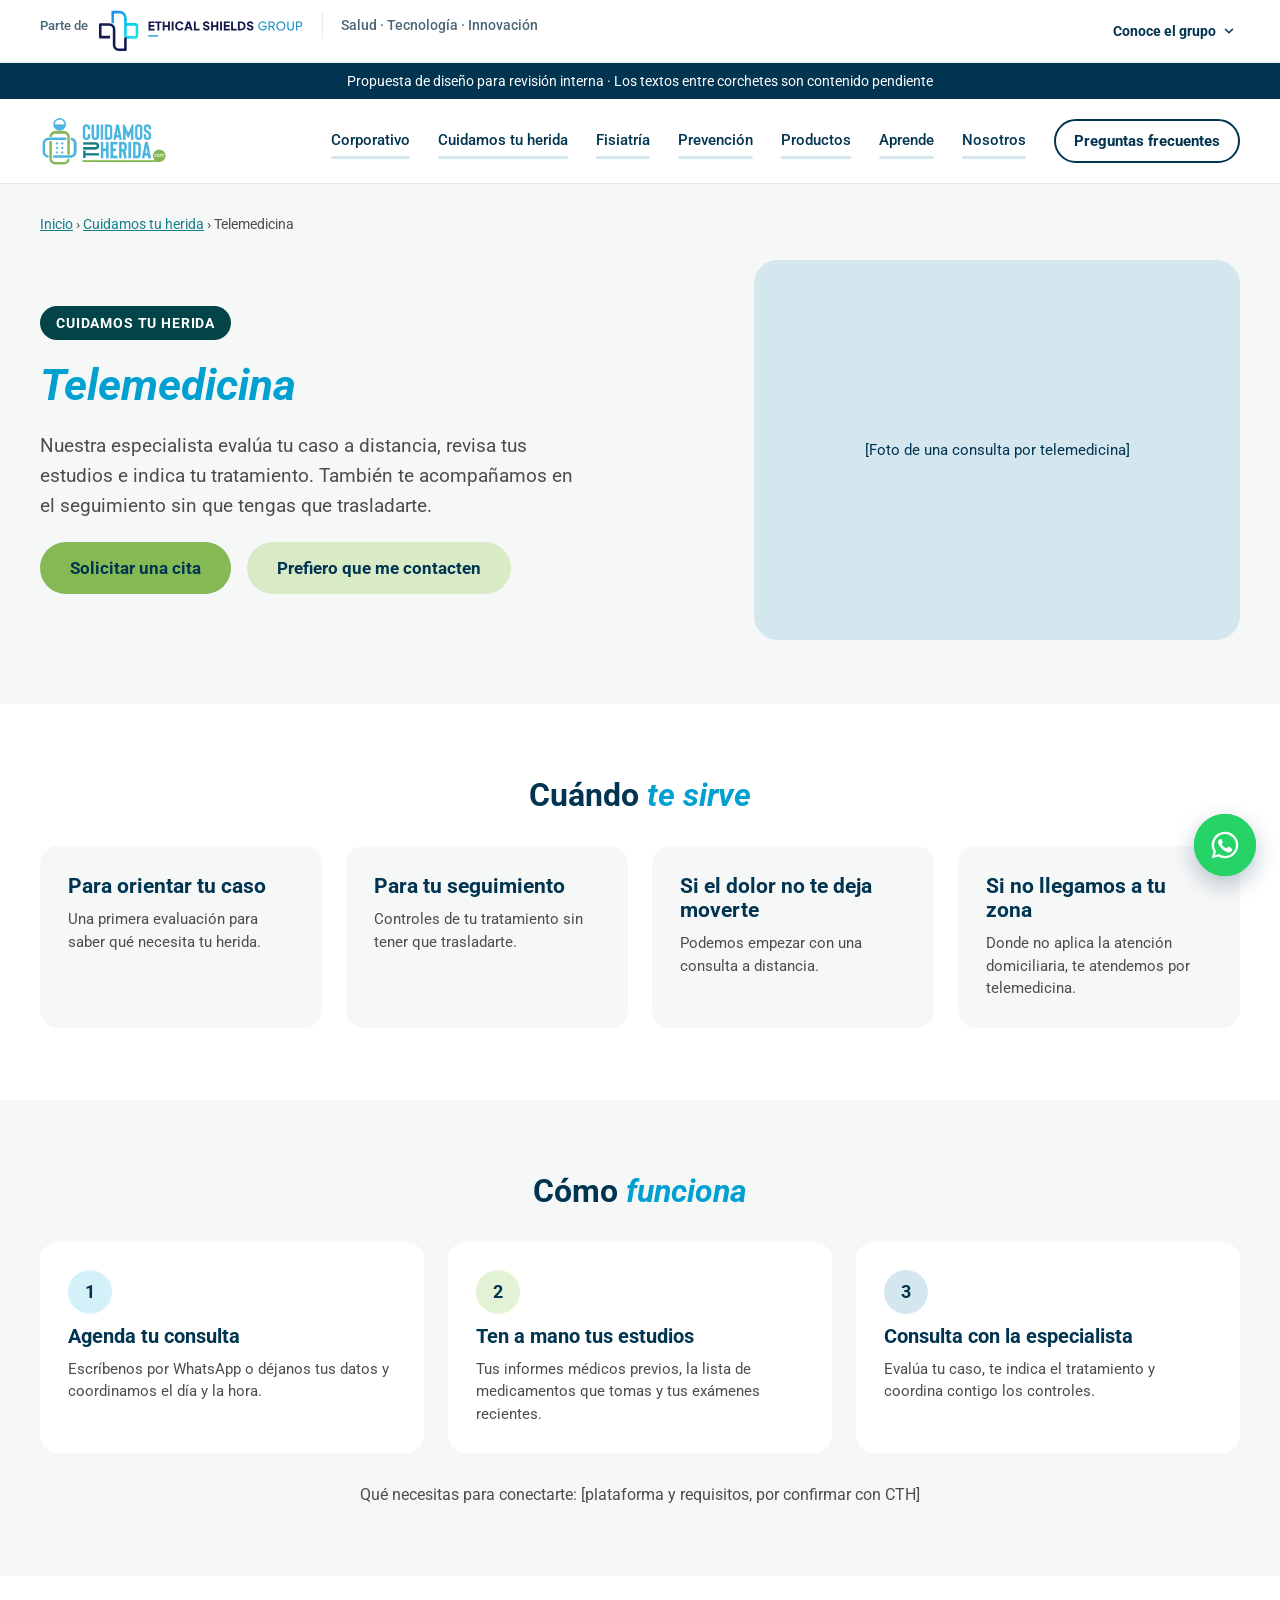
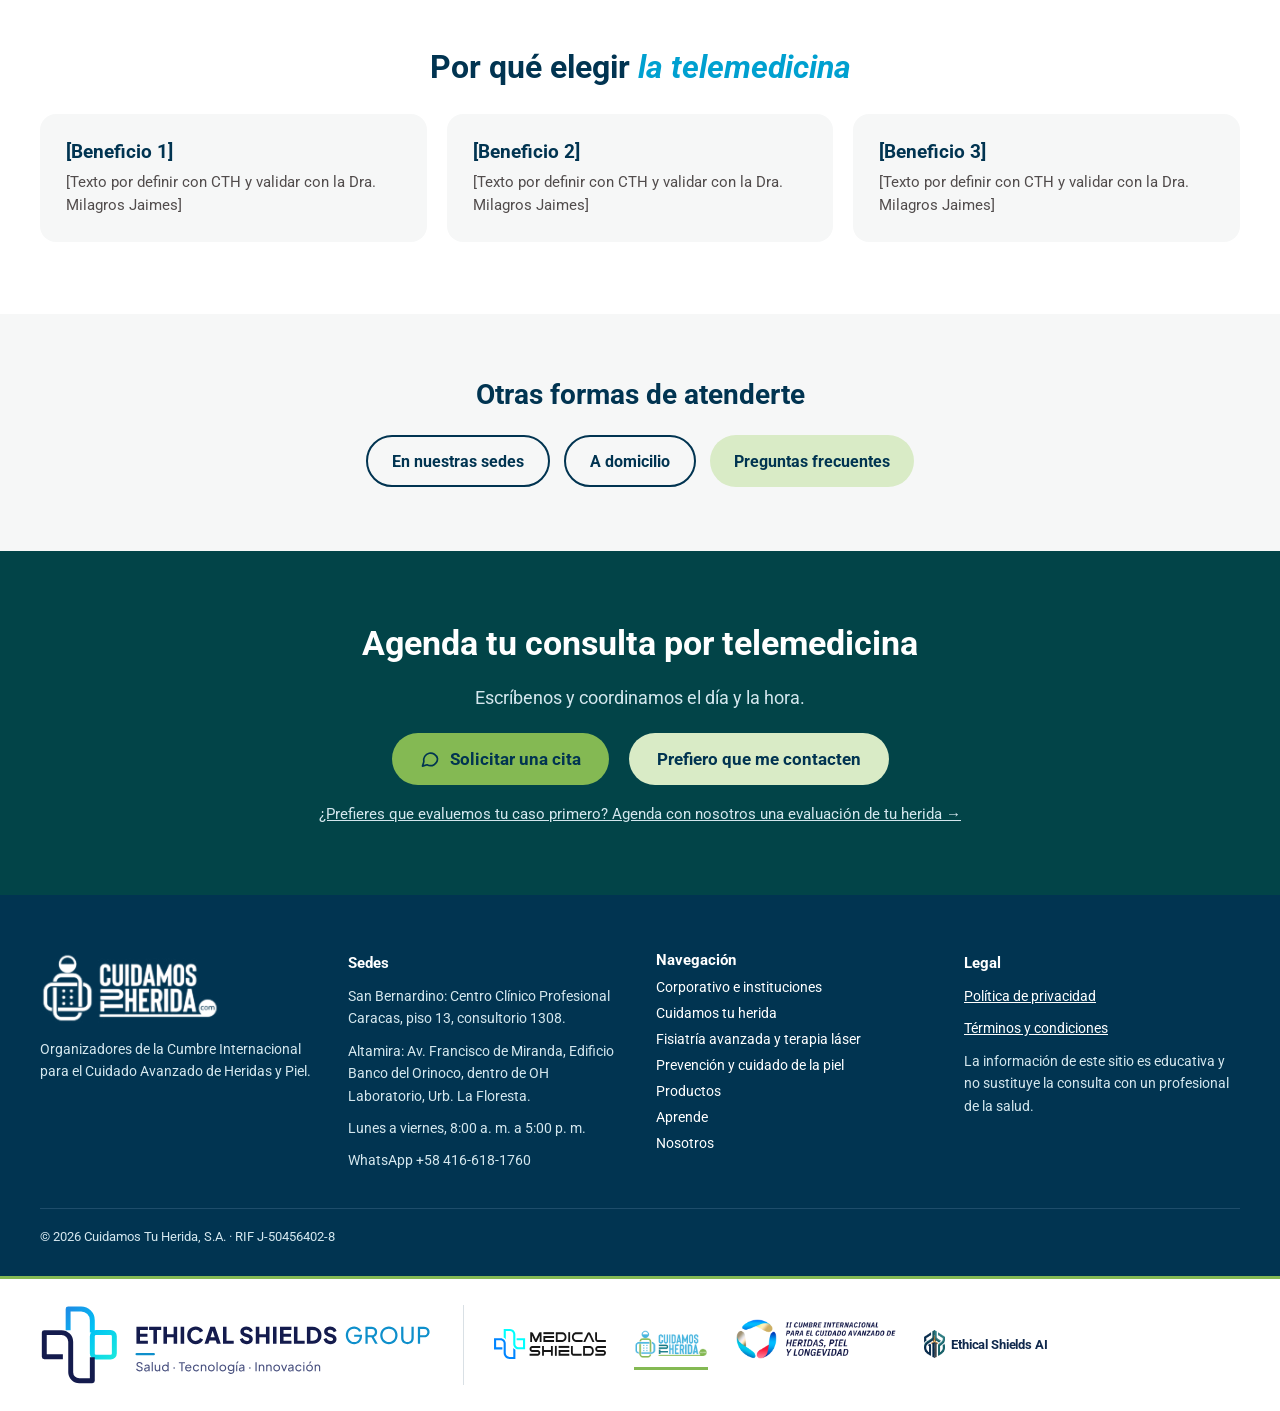
<file: telemedicina.html>
<!doctype html>
<html lang="es">
<head>
<meta charset="utf-8">
<meta name="viewport" content="width=device-width, initial-scale=1">
<meta name="robots" content="noindex, nofollow">
<title>Telemedicina · CTH · Propuesta para revisión</title>
<link rel="preconnect" href="https://fonts.googleapis.com">
<link rel="stylesheet" href="https://fonts.googleapis.com/css2?family=Roboto:ital,wght@0,400;0,500;0,700;1,700&amp;display=swap">
<style>
body{margin:0;background:#FFFFFF}
a{color:#167E89}a:hover{color:#013451}
summary{cursor:pointer;list-style:none}
summary::-webkit-details-marker{display:none}
.wa-float{position:fixed;right:24px;bottom:24px;z-index:50;width:62px;height:62px;border-radius:999px;background:#25D366;display:flex;align-items:center;justify-content:center;box-shadow:0 8px 22px rgba(1,52,81,.28);transition:transform .2s ease, box-shadow .2s ease}
.wa-float::before{content:"";position:absolute;inset:0;border-radius:999px;border:3px solid #25D366;animation:waPulse 2.4s ease-out infinite}
.wa-float:hover,.wa-float:focus-visible{transform:scale(1.08);box-shadow:0 12px 28px rgba(1,52,81,.35);outline:none}
.wa-tip{position:absolute;right:74px;white-space:nowrap;background:#013451;color:#FFFFFF;font-size:14px;font-weight:700;padding:8px 14px;border-radius:999px;opacity:0;transform:translateX(8px);transition:opacity .2s ease, transform .2s ease;pointer-events:none}
.wa-float:hover .wa-tip,.wa-float:focus-visible .wa-tip{opacity:1;transform:none}
@keyframes waPulse{0%{transform:scale(1);opacity:.7}100%{transform:scale(1.55);opacity:0}}
@media (prefers-reduced-motion: reduce){.wa-float::before{animation:none;opacity:0}.wa-float{transition:none}}
.nav-link{position:relative;padding:8px 0 10px;transition:color .2s ease}
.nav-link::after{content:"";position:absolute;left:0;right:0;bottom:0;height:3px;border-radius:3px;background:#D4E7EE;transition:background .2s ease, box-shadow .2s ease}
.nav-link:hover,.nav-link:focus-visible{color:#167E89 !important;outline:none}
.nav-link:hover::after,.nav-link:focus-visible::after{background:#00A0D0;box-shadow:0 0 10px rgba(0,160,208,.8)}
.nav-faq{transition:background .2s ease, color .2s ease}
.nav-faq:hover,.nav-faq:focus-visible{background:#013451 !important;color:#FFFFFF !important}
.nav-toggle{display:none;align-items:center;gap:8px;min-height:44px;padding:0 18px;border-radius:999px;border:2px solid #013451;background:#FFFFFF;color:#013451;font-family:Roboto,Arial,sans-serif;font-size:15px;font-weight:700;cursor:pointer}
@media (max-width: 1099px){.nav-toggle{display:inline-flex}.nav-main{display:none !important;width:100%;flex-direction:column;align-items:stretch !important;gap:0 !important;padding:4px 0 8px;border-top:1px solid #E3ECEF}.nav-main.is-open{display:flex !important}.nav-main .nav-link{padding:14px 0}.nav-main .nav-faq{align-self:flex-start;margin-top:12px}}
.inst-photos{-webkit-mask-image:linear-gradient(180deg,transparent,#000 8%,#000 92%,transparent);mask-image:linear-gradient(180deg,transparent,#000 8%,#000 92%,transparent)}
.inst-col{display:flex;flex-direction:column;gap:12px;animation:instUp 32s linear infinite}
.inst-down{animation-name:instDown;animation-duration:38s}
.inst-photos:hover .inst-col{animation-play-state:paused}
@keyframes instUp{from{transform:translateY(0)}to{transform:translateY(calc(-50% - 6px))}}
@keyframes instDown{from{transform:translateY(calc(-50% - 6px))}to{transform:translateY(0)}}
.inst-card{transition:transform .2s ease, box-shadow .2s ease, border-color .2s ease}
.inst-card:hover{transform:translateX(-4px);border-color:#1664AC !important;box-shadow:6px 8px 0 #1664AC}
.need-card{transition:transform .25s ease, box-shadow .25s ease, border-color .25s ease}
.need-card:hover,.need-card:focus-visible{transform:translateY(-8px);border-color:#00A0D0 !important;box-shadow:0 0 0 3px rgba(0,160,208,.35),0 0 22px rgba(0,160,208,.45),0 18px 36px rgba(1,52,81,.18);outline:none}
.step-reveal{opacity:0;transform:translateY(28px);transition:opacity .6s ease, transform .6s ease}
.steps-in .step-reveal{opacity:1;transform:none}
.step-card{transition:transform .25s ease, box-shadow .25s ease, border-color .25s ease}
.step-card:hover,.step-card:focus-within{transform:translate(-4px,-6px)}
.step-c1:hover,.step-c1:focus-within{box-shadow:10px 12px 0 #00A0D0;border-color:#00A0D0 !important}
.step-c2:hover,.step-c2:focus-within{box-shadow:10px 12px 0 #84B953;border-color:#84B953 !important}
.step-c3:hover,.step-c3:focus-within{box-shadow:10px 12px 0 #013451;border-color:#013451 !important}
.step-card:hover .step-icon{animation:stepPop .5s ease}
.step-card.is-active{transform:translate(-4px,-6px)}
.step-c1.is-active{box-shadow:10px 12px 0 #00A0D0;border-color:#00A0D0 !important}
.step-c2.is-active{box-shadow:10px 12px 0 #84B953;border-color:#84B953 !important}
.step-c3.is-active{box-shadow:10px 12px 0 #013451;border-color:#013451 !important}
.spec-tile{transition:transform .2s ease, box-shadow .2s ease, border-color .2s ease}
.spec-tile:hover,.spec-tile:focus-visible{transform:translateY(-4px);border-color:#00A0D0 !important;box-shadow:0 0 0 3px rgba(0,160,208,.25),0 10px 22px rgba(1,52,81,.12);outline:none}
.spec-tile.is-active{border-color:#84B953 !important;box-shadow:6px 8px 0 #84B953;transform:translate(-3px,-4px)}
.spec-tile.spec-dark.is-active{box-shadow:6px 8px 0 #84B953}
.step-panel{padding:32px;animation:panelIn .35s ease}
@keyframes panelIn{from{opacity:0;transform:translateY(-10px)}to{opacity:1;transform:none}}
.cal-check{stroke-dasharray:12;stroke-dashoffset:12}
.steps-in .cal-check{animation:drawCheck .6s ease .9s forwards}
.step-card:hover .cal-check{stroke-dashoffset:12;animation:drawCheck .5s ease forwards}
@keyframes stepPop{0%{transform:scale(1)}40%{transform:scale(1.15) rotate(-6deg)}70%{transform:scale(.97) rotate(3deg)}100%{transform:scale(1)}}
@keyframes drawCheck{to{stroke-dashoffset:0}}
@media (prefers-reduced-motion: reduce){.step-reveal{opacity:1;transform:none;transition:none}.step-card{transition:none}.step-card:hover{transform:none}.step-card:hover .step-icon{animation:none}.cal-check{stroke-dashoffset:0;animation:none}.step-panel{animation:none}.step-card.is-active{transform:none}.spec-tile{transition:none}.spec-tile:hover,.spec-tile.is-active{transform:none}.inst-col{animation:none}.inst-card{transition:none}.inst-card:hover{transform:none}}
@media (prefers-reduced-motion: reduce){.need-card{transition:none}.need-card:hover,.need-card:focus-visible{transform:none}}
.mod-grid{display:grid;grid-template-columns:1fr;gap:20px}
.mod-slot{scroll-margin-top:24px}
.mod-card{width:100%;height:100%;box-sizing:border-box;padding:30px 28px;border-radius:18px;border:2px solid;display:flex;flex-direction:column;gap:12px;text-align:left;cursor:pointer;font-family:Roboto,Arial,sans-serif;transition:transform .25s ease, box-shadow .25s ease}
.mod-card:hover,.mod-card:focus-visible{transform:translateY(-6px);box-shadow:0 0 0 3px rgba(0,160,208,.35),0 18px 36px rgba(1,52,81,.18);outline:none}
.mod-card.is-active{transform:translate(-4px,-6px);box-shadow:10px 12px 0 #00A0D0}
.mod-c3.is-active{box-shadow:10px 12px 0 #84B953}
.mod-panel-in{border-radius:18px;background:#F6F7F7;display:flex;flex-direction:column;gap:18px}
.mod-subgrid{display:grid;grid-template-columns:repeat(auto-fit,minmax(220px,1fr));gap:16px}
.mod-sub{display:flex;flex-direction:column;gap:8px;padding:22px;border-radius:14px;background:#FFFFFF;border:1px solid #C9D9DE;color:#013451;text-decoration:none}
.mod-sub-t{font-size:19px;font-weight:700}
.mod-sub-d{font-size:15px;line-height:1.5;color:#514C4C}
.mod-sub-l{font-size:15px;font-weight:700;color:#167E89;margin-top:auto}
@media (min-width: 900px){.mod-grid{grid-template-columns:repeat(3,1fr)}.mod-panel{order:10;grid-column:1 / -1}}
@media (prefers-reduced-motion: reduce){.mod-card{transition:none}.mod-card:hover,.mod-card.is-active{transform:none}}
</style>
<link rel="stylesheet" href="assets/grupo.css">
</head>
<body>
<!-- ETHICAL SHIELDS GROUP · ENCABEZADO DEL GRUPO. Visible en la propuesta desde el 19 nov 2026 (pedido de Jenny, para que el equipo lo revise). Lo arma assets/grupo.js con assets/grupo.css; un cambio se hace allí, no en las doce páginas. Regla del grupo del 19 nov (cumbre-web/docs/DECISIONES-VIGENTES.md): en computadora y tablet, «Parte de» + logo compacto + línea divisoria + «Salud · Tecnología · Innovación» + «Conoce el grupo»; en teléfono, sin descriptor. «Conoce el grupo» no es un enlace: abre la lista de las cuatro marcas con «Estás aquí» en CTH. -->
<div data-grupo="barra" class="gbar"></div>
<div role="note" style="background:#013451;color:#FFFFFF;font-family:Roboto,Arial,sans-serif;font-size:14px;text-align:center;padding:10px 16px;">Propuesta de diseño para revisión interna · Los textos entre corchetes son contenido pendiente</div>
<div style="font-family: Roboto, Arial, sans-serif; color: #013451; background: #FFFFFF;">

<!-- CABECERA -->
<header style="border-bottom: 1px solid #E3ECEF; background: #FFFFFF;">
<div style="max-width: 1200px; margin: 0 auto; padding: 16px 24px; display: flex; flex-wrap: wrap; align-items: center; justify-content: space-between; gap: 16px;">
<a href="index.html" style="display: flex; align-items: center;"><img src="assets/logo-cth.png" alt="Cuidamos Tu Herida" style="height: 52px; width: auto; display: block;"></a>
<button type="button" class="nav-toggle" aria-expanded="false" aria-controls="nav-principal"><svg width="20" height="20" viewBox="0 0 24 24" fill="none" stroke="#013451" stroke-width="2" stroke-linecap="round" aria-hidden="true"><path d="M4 6h16M4 12h16M4 18h16"></path></svg><span class="nav-toggle-t">Menú</span></button>
<nav id="nav-principal" class="nav-main" aria-label="Principal" style="display: flex; flex-wrap: wrap; gap: 28px; align-items: center; font-size: 15px; font-weight: 500;">
<a class="nav-link" href="index.html#corporativo" style="color: #013451; text-decoration: none;">Corporativo</a>
<a class="nav-link" href="index.html#cuidamos-tu-herida" style="color: #013451; text-decoration: none;">Cuidamos tu herida</a>
<a class="nav-link" href="index.html#fisiatria" style="color: #013451; text-decoration: none;">Fisiatría</a>
<a class="nav-link" href="index.html#prevencion-y-piel" style="color: #013451; text-decoration: none;">Prevención</a>
<a class="nav-link" href="productos.html" style="color: #013451; text-decoration: none;">Productos</a>
<a class="nav-link" href="index.html#aprende" style="color: #013451; text-decoration: none;">Aprende</a>
<a class="nav-link" href="index.html#cumbre" style="color: #013451; text-decoration: none;">Nosotros</a>
<a class="nav-faq" href="preguntas-frecuentes.html" style="display: inline-flex; align-items: center; min-height: 40px; padding: 0 18px; border-radius: 999px; border: 2px solid #013451; color: #013451; text-decoration: none; font-weight: 700;">Preguntas frecuentes</a>
</nav>
</div>
</header>

<!-- HERO DE LA LANDING -->
<section id="inicio" style="background: #F6F7F7;">
<div style="max-width: 1200px; margin: 0 auto; padding: 32px 24px 64px; display: flex; flex-direction: column; gap: 28px;">
<nav aria-label="Ruta" style="font-size: 14px; color: #514C4C;"><a href="index.html" style="color: #167E89;">Inicio</a> › <a href="index.html#cuidamos-tu-herida" style="color: #167E89;">Cuidamos tu herida</a> › <span aria-current="page">Telemedicina</span></nav>
<div style="display: flex; flex-wrap: wrap; align-items: center; gap: 48px;">
<div style="flex: 1 1 480px; display: flex; flex-direction: column; gap: 20px;">
<p style="margin: 0; align-self: flex-start; display: inline-flex; align-items: center; min-height: 34px; padding: 0 16px; border-radius: 999px; background: #024448; color: #FFFFFF; font-size: 14px; font-weight: 700; letter-spacing: 0.06em; text-transform: uppercase;">Cuidamos tu herida</p>
<h1 style="margin: 0; font-size: 44px; line-height: 1.15; font-weight: 700; color: #013451;"><em style="color: #00A0D0;">Telemedicina</em></h1>
<p style="margin: 0; font-size: 19px; line-height: 1.6; color: #514C4C; max-width: 540px;">Nuestra especialista evalúa tu caso a distancia, revisa tus estudios e indica tu tratamiento. También te acompañamos en el seguimiento sin que tengas que trasladarte.</p>
<div style="display: flex; flex-wrap: wrap; align-items: center; gap: 16px;">
<a href="https://wa.me/584166181760?text=Hola%2C%20quiero%20agendar%20una%20cita%20(WEB-TELEMEDICINA)" target="_blank" rel="noopener" style="display: inline-flex; align-items: center; min-height: 52px; padding: 0 30px; border-radius: 999px; background: #84B953; color: #013451; font-weight: 700; font-size: 17px; text-decoration: none;">Solicitar una cita</a>
<a href="cita.html" style="display: inline-flex; align-items: center; min-height: 52px; padding: 0 30px; border-radius: 999px; background: #D9EBC6; color: #013451; font-weight: 700; font-size: 17px; text-decoration: none;">Prefiero que me contacten</a>
</div>
</div>
<div style="flex: 1 1 300px; min-width: 0; max-width: 560px; height: 380px; border-radius: 24px; background: #D4E7EE; display: flex; align-items: center; justify-content: center; text-align: center; padding: 24px; box-sizing: border-box; font-size: 15px; color: #013451;">[Foto de una consulta por telemedicina]</div>
</div>
</div>
</section>

<!-- CUÁNDO TE SIRVE -->
<section aria-labelledby="cuando-t" style="background: #FFFFFF;">
<div style="max-width: 1200px; margin: 0 auto; padding: 72px 24px; display: flex; flex-direction: column; gap: 32px;">
<h2 id="cuando-t" style="margin: 0; font-size: 32px; font-weight: 700; text-align: center;">Cuándo <em style="color: #00A0D0;">te sirve</em></h2>
<div style="display: grid; grid-template-columns: repeat(auto-fit, minmax(240px, 1fr)); gap: 24px;">
<div style="padding: 28px; border-radius: 18px; background: #F6F7F7; display: flex; flex-direction: column; gap: 10px;"><span style="font-size: 21px; font-weight: 700;">Para orientar tu caso</span><span style="font-size: 15px; line-height: 1.5; color: #514C4C;">Una primera evaluación para saber qué necesita tu herida.</span></div>
<div style="padding: 28px; border-radius: 18px; background: #F6F7F7; display: flex; flex-direction: column; gap: 10px;"><span style="font-size: 21px; font-weight: 700;">Para tu seguimiento</span><span style="font-size: 15px; line-height: 1.5; color: #514C4C;">Controles de tu tratamiento sin tener que trasladarte.</span></div>
<div style="padding: 28px; border-radius: 18px; background: #F6F7F7; display: flex; flex-direction: column; gap: 10px;"><span style="font-size: 21px; font-weight: 700;">Si el dolor no te deja moverte</span><span style="font-size: 15px; line-height: 1.5; color: #514C4C;">Podemos empezar con una consulta a distancia.</span></div>
<div style="padding: 28px; border-radius: 18px; background: #F6F7F7; display: flex; flex-direction: column; gap: 10px;"><span style="font-size: 21px; font-weight: 700;">Si no llegamos a tu zona</span><span style="font-size: 15px; line-height: 1.5; color: #514C4C;">Donde no aplica la atención domiciliaria, te atendemos por telemedicina.</span></div>
</div>
</div>
</section>

<!-- CÓMO FUNCIONA -->
<section aria-labelledby="como-t" style="background: #F6F7F7;">
<div style="max-width: 1200px; margin: 0 auto; padding: 72px 24px; display: flex; flex-direction: column; gap: 32px;">
<h2 id="como-t" style="margin: 0; font-size: 32px; font-weight: 700; text-align: center;">Cómo <em style="color: #00A0D0;">funciona</em></h2>
<ol style="margin: 0; padding: 0; list-style: none; display: grid; grid-template-columns: repeat(auto-fit, minmax(240px, 1fr)); gap: 24px;">
<li style="padding: 28px; border-radius: 18px; background: #FFFFFF; display: flex; flex-direction: column; gap: 10px;"><span style="width: 44px; height: 44px; border-radius: 999px; background: #D4F1F9; display: flex; align-items: center; justify-content: center; font-weight: 700; font-size: 18px;">1</span><span style="font-size: 20px; font-weight: 700;">Agenda tu consulta</span><span style="font-size: 15px; line-height: 1.5; color: #514C4C;">Escríbenos por WhatsApp o déjanos tus datos y coordinamos el día y la hora.</span></li>
<li style="padding: 28px; border-radius: 18px; background: #FFFFFF; display: flex; flex-direction: column; gap: 10px;"><span style="width: 44px; height: 44px; border-radius: 999px; background: #E3F1D5; display: flex; align-items: center; justify-content: center; font-weight: 700; font-size: 18px;">2</span><span style="font-size: 20px; font-weight: 700;">Ten a mano tus estudios</span><span style="font-size: 15px; line-height: 1.5; color: #514C4C;">Tus informes médicos previos, la lista de medicamentos que tomas y tus exámenes recientes.</span></li>
<li style="padding: 28px; border-radius: 18px; background: #FFFFFF; display: flex; flex-direction: column; gap: 10px;"><span style="width: 44px; height: 44px; border-radius: 999px; background: #D4E7EE; display: flex; align-items: center; justify-content: center; font-weight: 700; font-size: 18px;">3</span><span style="font-size: 20px; font-weight: 700;">Consulta con la especialista</span><span style="font-size: 15px; line-height: 1.5; color: #514C4C;">Evalúa tu caso, te indica el tratamiento y coordina contigo los controles.</span></li>
</ol>
<p style="margin: 0; text-align: center; font-size: 16px; color: #514C4C;">Qué necesitas para conectarte: [plataforma y requisitos, por confirmar con CTH]</p>
</div>
</section>

<!-- BENEFICIOS -->
<section aria-labelledby="benef-t" style="background: #FFFFFF;">
<div style="max-width: 1200px; margin: 0 auto; padding: 72px 24px; display: flex; flex-direction: column; gap: 28px;">
<h2 id="benef-t" style="margin: 0; font-size: 32px; line-height: 1.2; font-weight: 700; text-align: center;">Por qué elegir <em style="color: #00A0D0;">la telemedicina</em></h2>
<div style="display: grid; grid-template-columns: repeat(auto-fit, minmax(260px, 1fr)); gap: 20px;">
<div style="padding: 26px; border-radius: 16px; background: #F6F7F7; display: flex; flex-direction: column; gap: 8px;"><span style="font-size: 19px; font-weight: 700;">[Beneficio 1]</span><span style="font-size: 15px; line-height: 1.5; color: #514C4C;">[Texto por definir con CTH y validar con la Dra. Milagros Jaimes]</span></div>
<div style="padding: 26px; border-radius: 16px; background: #F6F7F7; display: flex; flex-direction: column; gap: 8px;"><span style="font-size: 19px; font-weight: 700;">[Beneficio 2]</span><span style="font-size: 15px; line-height: 1.5; color: #514C4C;">[Texto por definir con CTH y validar con la Dra. Milagros Jaimes]</span></div>
<div style="padding: 26px; border-radius: 16px; background: #F6F7F7; display: flex; flex-direction: column; gap: 8px;"><span style="font-size: 19px; font-weight: 700;">[Beneficio 3]</span><span style="font-size: 15px; line-height: 1.5; color: #514C4C;">[Texto por definir con CTH y validar con la Dra. Milagros Jaimes]</span></div>
</div>
</div>
</section>

<!-- OTRAS FORMAS Y DUDAS -->
<section aria-labelledby="otras-t" style="background: #F6F7F7;">
<div style="max-width: 1200px; margin: 0 auto; padding: 64px 24px; display: flex; flex-direction: column; gap: 24px; align-items: center; text-align: center;">
<h2 id="otras-t" style="margin: 0; font-size: 28px; font-weight: 700;">Otras formas de atenderte</h2>
<div style="display: flex; flex-wrap: wrap; justify-content: center; gap: 14px;">
<a href="unidad.html" style="display: inline-flex; align-items: center; min-height: 48px; padding: 0 24px; border-radius: 999px; border: 2px solid #013451; color: #013451; font-weight: 700; font-size: 16px; text-decoration: none;">En nuestras sedes</a>
<a href="atencion-domiciliaria.html" style="display: inline-flex; align-items: center; min-height: 48px; padding: 0 24px; border-radius: 999px; border: 2px solid #013451; color: #013451; font-weight: 700; font-size: 16px; text-decoration: none;">A domicilio</a>
<a href="preguntas-frecuentes.html#domicilio" style="display: inline-flex; align-items: center; min-height: 48px; padding: 0 24px; border-radius: 999px; background: #D9EBC6; color: #013451; font-weight: 700; font-size: 16px; text-decoration: none;">Preguntas frecuentes</a>
</div>
</div>
</section>

<!-- CTA FINAL -->
<section id="cita" aria-labelledby="cta-final" style="background: #024448; color: #FFFFFF;">
<div style="max-width: 1200px; margin: 0 auto; padding: 72px 24px; display: flex; flex-direction: column; align-items: center; gap: 20px; text-align: center;">
<h2 id="cta-final" style="margin: 0; font-size: 34px; line-height: 1.2; font-weight: 700; max-width: 760px;">Agenda tu consulta por telemedicina</h2>
<p style="margin: 0; font-size: 18px; line-height: 1.6; color: #D4E7EE;">Escríbenos y coordinamos el día y la hora.</p>
<div id="contacto" style="display: flex; flex-wrap: wrap; justify-content: center; align-items: center; gap: 20px;">
<a href="https://wa.me/584166181760?text=Hola%2C%20quiero%20agendar%20una%20cita%20(WEB-TELEMEDICINA)" target="_blank" rel="noopener" style="display: inline-flex; align-items: center; gap: 10px; min-height: 52px; padding: 0 28px; border-radius: 999px; background: #84B953; color: #013451; font-weight: 700; font-size: 17px; text-decoration: none;">
<svg width="20" height="20" viewBox="0 0 24 24" fill="none" stroke="#013451" stroke-width="2" stroke-linecap="round" stroke-linejoin="round" aria-hidden="true"><path d="M21 11.5a8.4 8.4 0 0 1-12.5 7.4L3 20.5l1.6-5.3A8.4 8.4 0 1 1 21 11.5z"></path></svg>
Solicitar una cita</a>
<a href="cita.html" style="display: inline-flex; align-items: center; min-height: 52px; padding: 0 28px; border-radius: 999px; background: #D9EBC6; color: #013451; font-weight: 700; font-size: 17px; text-decoration: none;">Prefiero que me contacten</a>
</div>
<a href="https://wa.me/584166181760?text=Hola%2C%20quisiera%20el%20enlace%20para%20IRIS%20(WEB-TELEMEDICINA)" target="_blank" rel="noopener" style="font-size: 15px; color: #D4E7EE;">¿Prefieres que evaluemos tu caso primero? Agenda con nosotros una evaluación de tu herida →</a>
</div>
</section>

<!-- FOOTER -->

<footer style="background: #013451; color: #FFFFFF;">
<div style="max-width: 1200px; margin: 0 auto; padding: 56px 24px 32px; display: flex; flex-direction: column; gap: 36px;">
<div style="display: grid; grid-template-columns: repeat(auto-fit, minmax(220px, 1fr)); gap: 32px;">
<div style="display: flex; flex-direction: column; gap: 14px;">
<img src="assets/logo-cth-blanco.png" alt="Cuidamos Tu Herida" style="width: 180px; height: auto; display: block;">
<p style="margin: 0; font-size: 14px; line-height: 1.6; color: #D4E7EE;">Organizadores de la Cumbre Internacional para el Cuidado Avanzado de Heridas y Piel.</p>
</div>
<div style="display: flex; flex-direction: column; gap: 10px; font-size: 14px; line-height: 1.6;">
<span style="font-size: 15px; font-weight: 700;">Sedes</span>
<span style="color: #D4E7EE;">San Bernardino: Centro Clínico Profesional Caracas, piso 13, consultorio 1308.</span>
<span style="color: #D4E7EE;">Altamira: Av. Francisco de Miranda, Edificio Banco del Orinoco, dentro de OH Laboratorio, Urb. La Floresta.</span>
<span style="color: #D4E7EE;">Lunes a viernes, 8:00 a. m. a 5:00 p. m.</span>
<span style="color: #D4E7EE;">WhatsApp +58 416-618-1760</span>
</div>
<nav aria-label="Pie de página" style="display: flex; flex-direction: column; gap: 10px; font-size: 14px;">
<span style="font-size: 15px; font-weight: 700;">Navegación</span>
<a href="index.html#corporativo" style="color: #FFFFFF; text-decoration: none;">Corporativo e instituciones</a>
<a href="index.html#cuidamos-tu-herida" style="color: #FFFFFF; text-decoration: none;">Cuidamos tu herida</a>
<a href="index.html#fisiatria" style="color: #FFFFFF; text-decoration: none;">Fisiatría avanzada y terapia láser</a>
<a href="index.html#prevencion-y-piel" style="color: #FFFFFF; text-decoration: none;">Prevención y cuidado de la piel</a>
<a href="productos.html" style="color: #FFFFFF; text-decoration: none;">Productos</a>
<a href="index.html#aprende" style="color: #FFFFFF; text-decoration: none;">Aprende</a>
<a href="index.html#cumbre" style="color: #FFFFFF; text-decoration: none;">Nosotros</a>
</nav>
<div style="display: flex; flex-direction: column; gap: 10px; font-size: 14px; line-height: 1.6;">
<span style="font-size: 15px; font-weight: 700;">Legal</span>
<a href="#inicio" style="color: #FFFFFF;">Política de privacidad</a>
<a href="#inicio" style="color: #FFFFFF;">Términos y condiciones</a>
<span style="color: #D4E7EE;">La información de este sitio es educativa y no sustituye la consulta con un profesional de la salud.</span>
</div>
</div>
<p style="margin: 0; padding-top: 20px; border-top: 1px solid #1E4D6B; font-size: 13px; color: #D4E7EE;">© 2026 Cuidamos Tu Herida, S.A. · RIF J-50456402-8</p>
</div>
</footer>
<!-- ETHICAL SHIELDS GROUP · PIE DEL GRUPO. Visible en la propuesta desde el 19 nov 2026 (pedido de Jenny). Debajo del pie de CTH, como en la Cumbre. Lo arma assets/grupo.js: logo completo del grupo en tamaño legible y los logos de las cuatro marcas. -->
<div data-grupo="pie" class="gpie"></div>

<a class="wa-float" href="https://wa.me/584166181760?text=Hola%2C%20quiero%20informaci%C3%B3n%20(WEB-TELEMEDICINA)" target="_blank" rel="noopener" aria-label="Escríbenos por WhatsApp"><svg width="32" height="32" viewBox="0 0 24 24" fill="#FFFFFF" aria-hidden="true"><path d="M12 2a10 10 0 0 0-8.6 15.1L2 22l5-1.3A10 10 0 1 0 12 2zm0 18.2a8.2 8.2 0 0 1-4.2-1.2l-.3-.2-3 .8.8-2.9-.2-.3A8.2 8.2 0 1 1 12 20.2zm4.5-6.1c-.2-.1-1.5-.7-1.7-.8-.2-.1-.4-.1-.6.1l-.8 1c-.1.2-.3.2-.5.1a6.7 6.7 0 0 1-3.3-2.9c-.3-.4.2-.4.7-1.4.1-.2 0-.3 0-.4l-.8-1.8c-.2-.5-.4-.4-.6-.4h-.5a1 1 0 0 0-.7.3 3 3 0 0 0-.9 2.2 5.1 5.1 0 0 0 1.1 2.7 11.7 11.7 0 0 0 4.5 4c1.7.7 2.3.8 3.2.7.5-.1 1.5-.6 1.7-1.2.2-.6.2-1.1.2-1.2-.1-.1-.3-.2-.5-.3z"></path></svg><span class="wa-tip" aria-hidden="true">Escríbenos por WhatsApp</span></a>
</div>

<script src="assets/app.js"></script>
<script src="assets/grupo.js"></script>
</body>
</html>
</file>
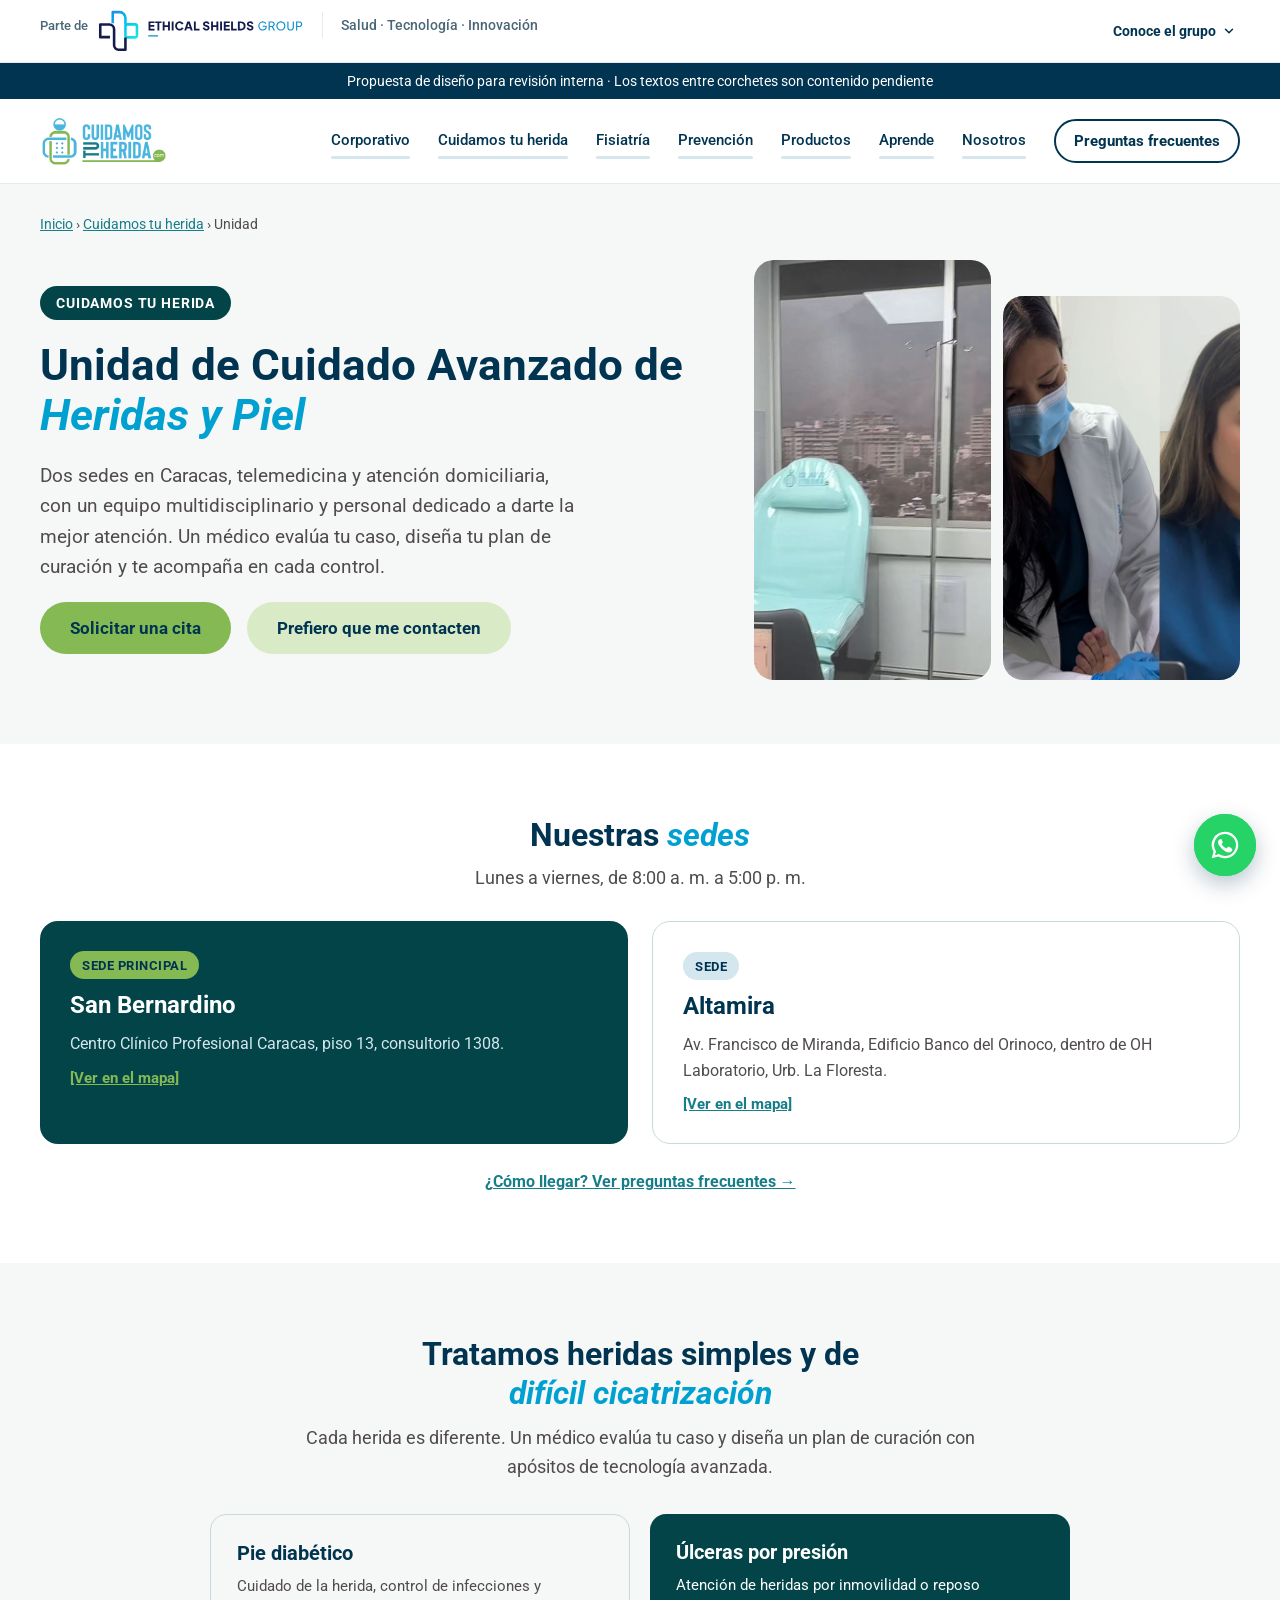
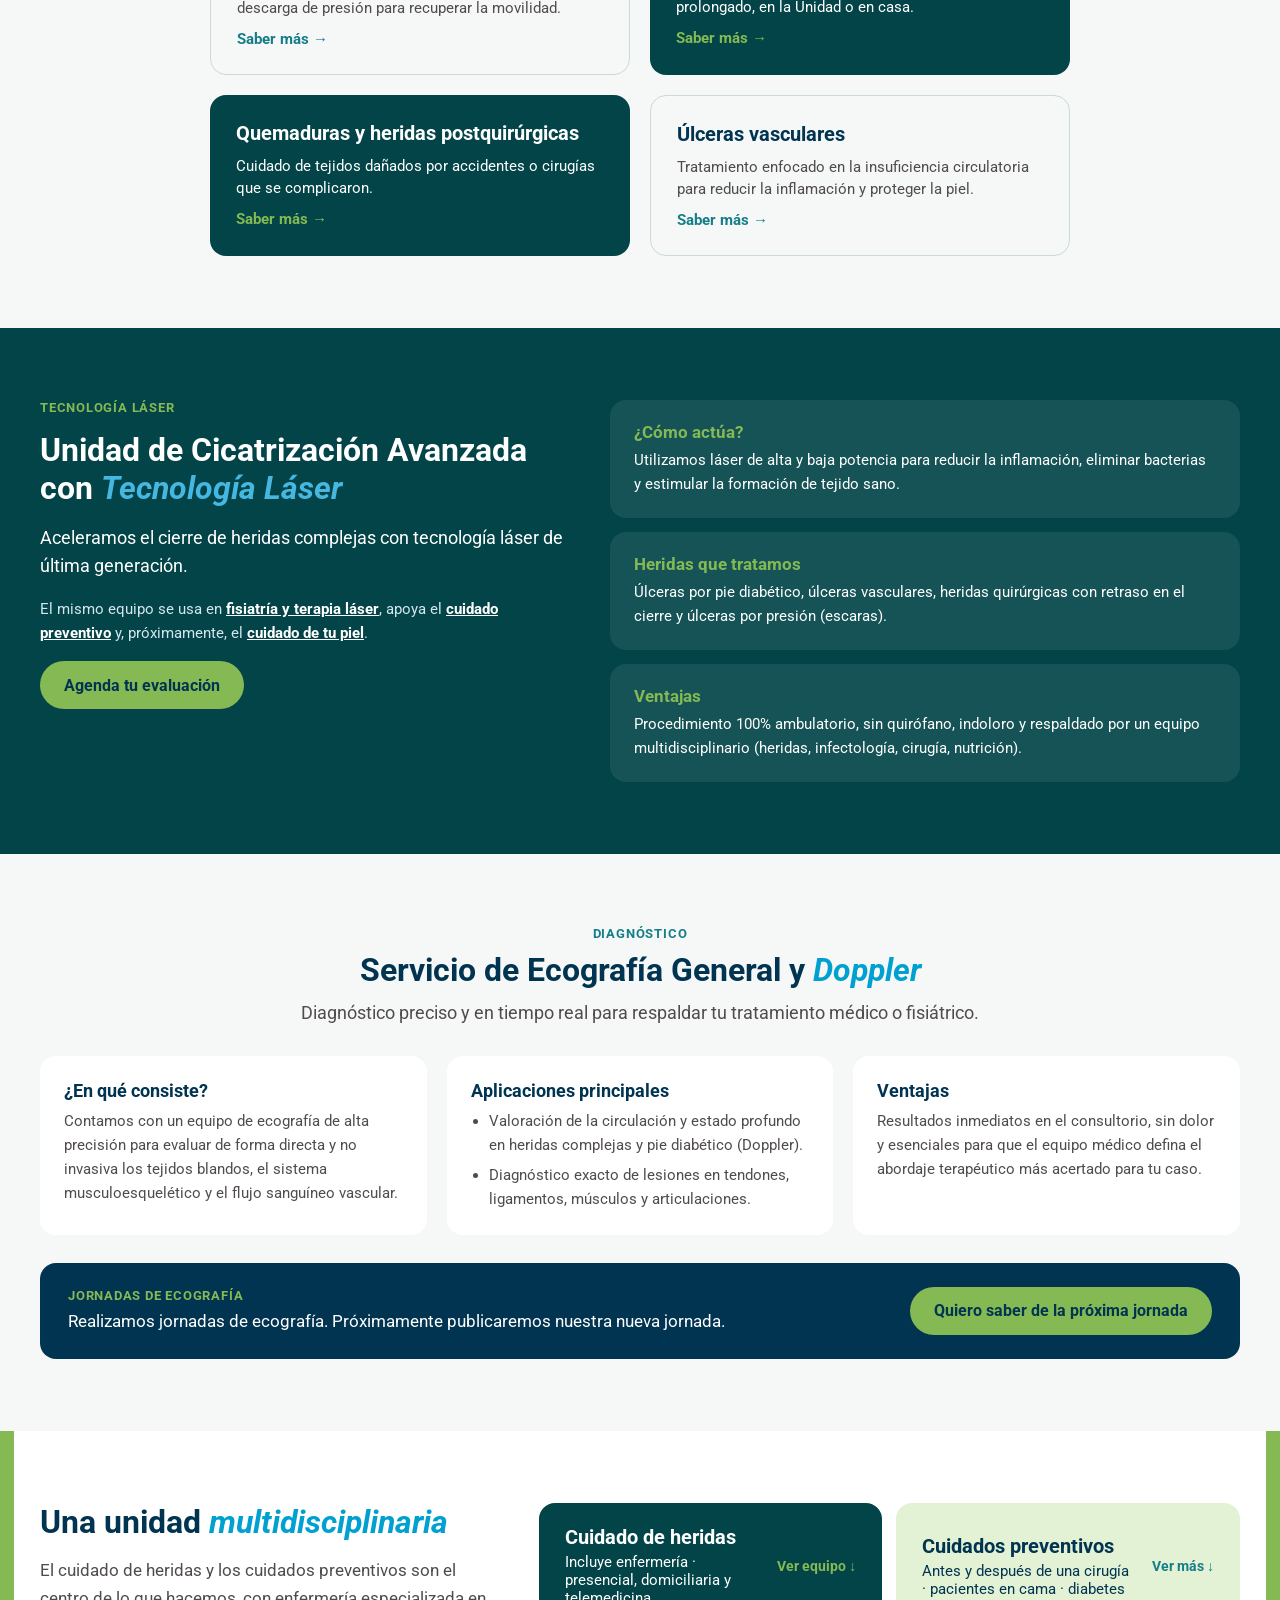
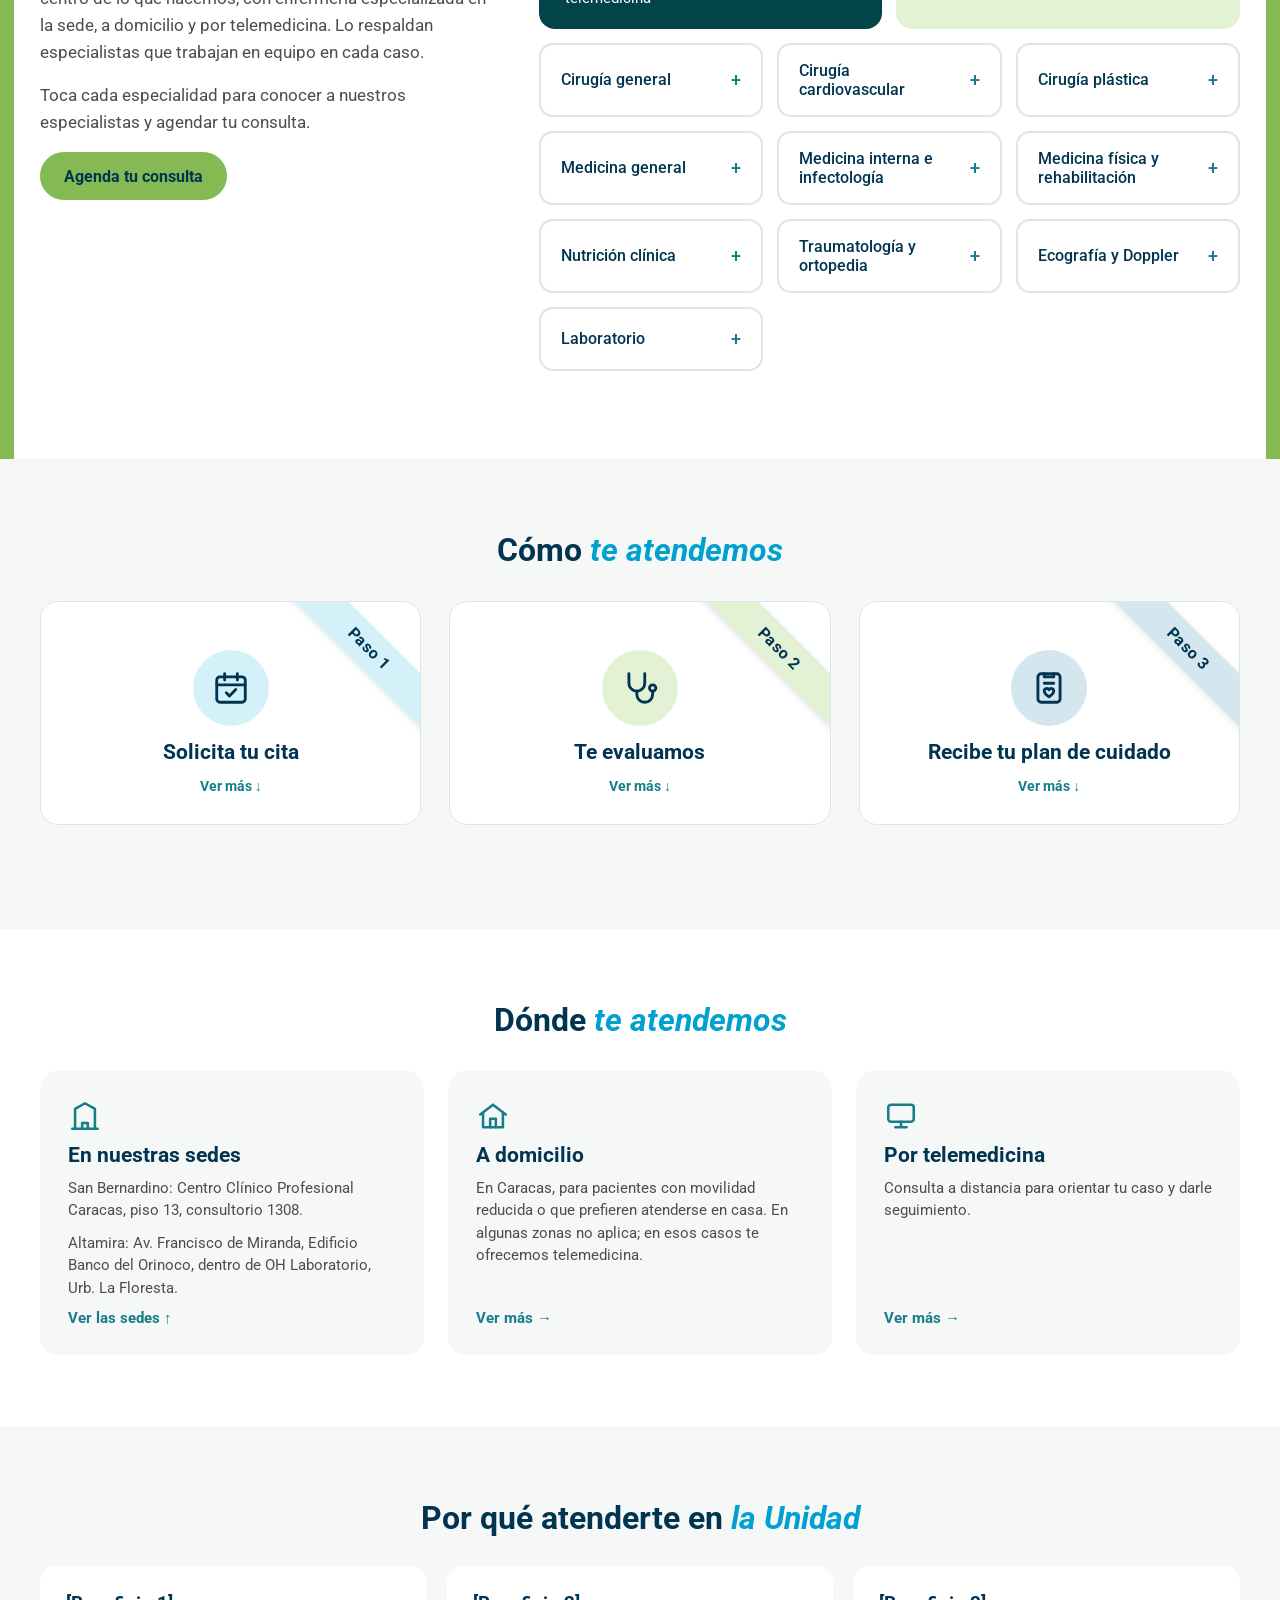
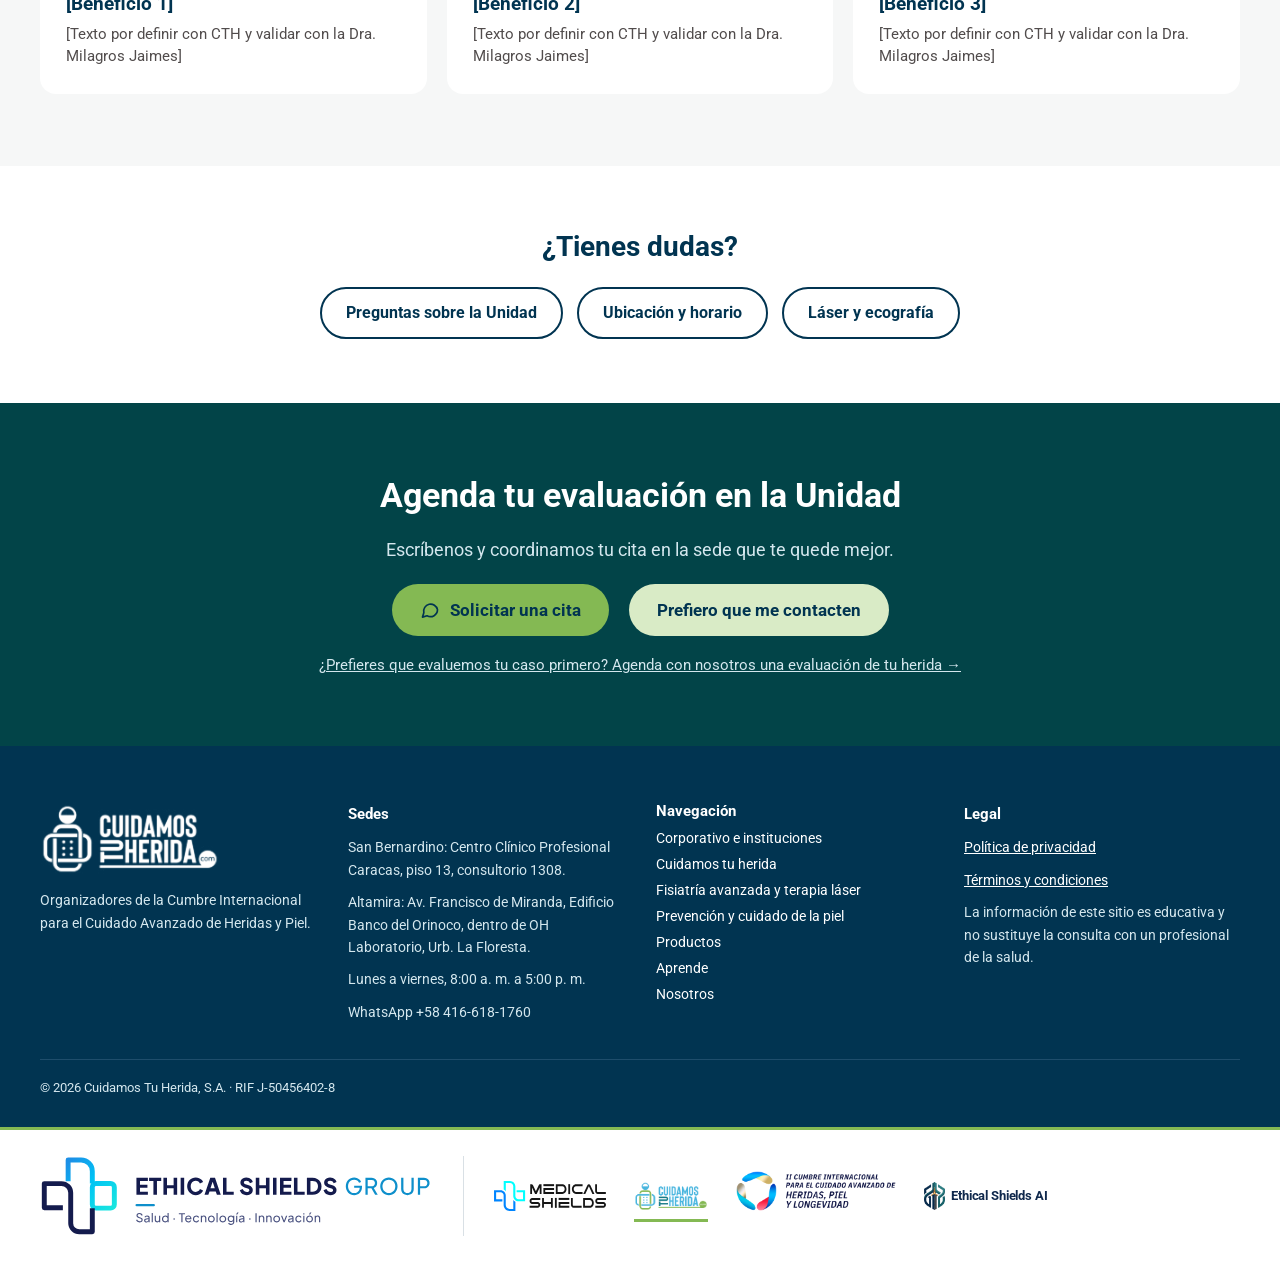
<file: unidad.html>
<!doctype html>
<html lang="es">
<head>
<meta charset="utf-8">
<meta name="viewport" content="width=device-width, initial-scale=1">
<meta name="robots" content="noindex, nofollow">
<title>Unidad · CTH · Propuesta para revisión</title>
<link rel="preconnect" href="https://fonts.googleapis.com">
<link rel="stylesheet" href="https://fonts.googleapis.com/css2?family=Roboto:ital,wght@0,400;0,500;0,700;1,700&amp;display=swap">
<style>
body{margin:0;background:#FFFFFF}
a{color:#167E89}a:hover{color:#013451}
summary{cursor:pointer;list-style:none}
summary::-webkit-details-marker{display:none}
.wa-float{position:fixed;right:24px;bottom:24px;z-index:50;width:62px;height:62px;border-radius:999px;background:#25D366;display:flex;align-items:center;justify-content:center;box-shadow:0 8px 22px rgba(1,52,81,.28);transition:transform .2s ease, box-shadow .2s ease}
.wa-float::before{content:"";position:absolute;inset:0;border-radius:999px;border:3px solid #25D366;animation:waPulse 2.4s ease-out infinite}
.wa-float:hover,.wa-float:focus-visible{transform:scale(1.08);box-shadow:0 12px 28px rgba(1,52,81,.35);outline:none}
.wa-tip{position:absolute;right:74px;white-space:nowrap;background:#013451;color:#FFFFFF;font-size:14px;font-weight:700;padding:8px 14px;border-radius:999px;opacity:0;transform:translateX(8px);transition:opacity .2s ease, transform .2s ease;pointer-events:none}
.wa-float:hover .wa-tip,.wa-float:focus-visible .wa-tip{opacity:1;transform:none}
@keyframes waPulse{0%{transform:scale(1);opacity:.7}100%{transform:scale(1.55);opacity:0}}
@media (prefers-reduced-motion: reduce){.wa-float::before{animation:none;opacity:0}.wa-float{transition:none}}
.nav-link{position:relative;padding:8px 0 10px;transition:color .2s ease}
.nav-link::after{content:"";position:absolute;left:0;right:0;bottom:0;height:3px;border-radius:3px;background:#D4E7EE;transition:background .2s ease, box-shadow .2s ease}
.nav-link:hover,.nav-link:focus-visible{color:#167E89 !important;outline:none}
.nav-link:hover::after,.nav-link:focus-visible::after{background:#00A0D0;box-shadow:0 0 10px rgba(0,160,208,.8)}
.nav-faq{transition:background .2s ease, color .2s ease}
.nav-faq:hover,.nav-faq:focus-visible{background:#013451 !important;color:#FFFFFF !important}
.nav-toggle{display:none;align-items:center;gap:8px;min-height:44px;padding:0 18px;border-radius:999px;border:2px solid #013451;background:#FFFFFF;color:#013451;font-family:Roboto,Arial,sans-serif;font-size:15px;font-weight:700;cursor:pointer}
@media (max-width: 1099px){.nav-toggle{display:inline-flex}.nav-main{display:none !important;width:100%;flex-direction:column;align-items:stretch !important;gap:0 !important;padding:4px 0 8px;border-top:1px solid #E3ECEF}.nav-main.is-open{display:flex !important}.nav-main .nav-link{padding:14px 0}.nav-main .nav-faq{align-self:flex-start;margin-top:12px}}
.inst-photos{-webkit-mask-image:linear-gradient(180deg,transparent,#000 8%,#000 92%,transparent);mask-image:linear-gradient(180deg,transparent,#000 8%,#000 92%,transparent)}
.inst-col{display:flex;flex-direction:column;gap:12px;animation:instUp 32s linear infinite}
.inst-down{animation-name:instDown;animation-duration:38s}
.inst-photos:hover .inst-col{animation-play-state:paused}
@keyframes instUp{from{transform:translateY(0)}to{transform:translateY(calc(-50% - 6px))}}
@keyframes instDown{from{transform:translateY(calc(-50% - 6px))}to{transform:translateY(0)}}
.inst-card{transition:transform .2s ease, box-shadow .2s ease, border-color .2s ease}
.inst-card:hover{transform:translateX(-4px);border-color:#1664AC !important;box-shadow:6px 8px 0 #1664AC}
.need-card{transition:transform .25s ease, box-shadow .25s ease, border-color .25s ease}
.need-card:hover,.need-card:focus-visible{transform:translateY(-8px);border-color:#00A0D0 !important;box-shadow:0 0 0 3px rgba(0,160,208,.35),0 0 22px rgba(0,160,208,.45),0 18px 36px rgba(1,52,81,.18);outline:none}
.step-reveal{opacity:0;transform:translateY(28px);transition:opacity .6s ease, transform .6s ease}
.steps-in .step-reveal{opacity:1;transform:none}
.step-card{transition:transform .25s ease, box-shadow .25s ease, border-color .25s ease}
.step-card:hover,.step-card:focus-within{transform:translate(-4px,-6px)}
.step-c1:hover,.step-c1:focus-within{box-shadow:10px 12px 0 #00A0D0;border-color:#00A0D0 !important}
.step-c2:hover,.step-c2:focus-within{box-shadow:10px 12px 0 #84B953;border-color:#84B953 !important}
.step-c3:hover,.step-c3:focus-within{box-shadow:10px 12px 0 #013451;border-color:#013451 !important}
.step-card:hover .step-icon{animation:stepPop .5s ease}
.step-card.is-active{transform:translate(-4px,-6px)}
.step-c1.is-active{box-shadow:10px 12px 0 #00A0D0;border-color:#00A0D0 !important}
.step-c2.is-active{box-shadow:10px 12px 0 #84B953;border-color:#84B953 !important}
.step-c3.is-active{box-shadow:10px 12px 0 #013451;border-color:#013451 !important}
.spec-tile{transition:transform .2s ease, box-shadow .2s ease, border-color .2s ease}
.spec-tile:hover,.spec-tile:focus-visible{transform:translateY(-4px);border-color:#00A0D0 !important;box-shadow:0 0 0 3px rgba(0,160,208,.25),0 10px 22px rgba(1,52,81,.12);outline:none}
.spec-tile.is-active{border-color:#84B953 !important;box-shadow:6px 8px 0 #84B953;transform:translate(-3px,-4px)}
.spec-tile.spec-dark.is-active{box-shadow:6px 8px 0 #84B953}
.step-panel{padding:32px;animation:panelIn .35s ease}
@keyframes panelIn{from{opacity:0;transform:translateY(-10px)}to{opacity:1;transform:none}}
.cal-check{stroke-dasharray:12;stroke-dashoffset:12}
.steps-in .cal-check{animation:drawCheck .6s ease .9s forwards}
.step-card:hover .cal-check{stroke-dashoffset:12;animation:drawCheck .5s ease forwards}
@keyframes stepPop{0%{transform:scale(1)}40%{transform:scale(1.15) rotate(-6deg)}70%{transform:scale(.97) rotate(3deg)}100%{transform:scale(1)}}
@keyframes drawCheck{to{stroke-dashoffset:0}}
@media (prefers-reduced-motion: reduce){.step-reveal{opacity:1;transform:none;transition:none}.step-card{transition:none}.step-card:hover{transform:none}.step-card:hover .step-icon{animation:none}.cal-check{stroke-dashoffset:0;animation:none}.step-panel{animation:none}.step-card.is-active{transform:none}.spec-tile{transition:none}.spec-tile:hover,.spec-tile.is-active{transform:none}.inst-col{animation:none}.inst-card{transition:none}.inst-card:hover{transform:none}}
@media (prefers-reduced-motion: reduce){.need-card{transition:none}.need-card:hover,.need-card:focus-visible{transform:none}}
.mod-grid{display:grid;grid-template-columns:1fr;gap:20px}
.mod-slot{scroll-margin-top:24px}
.mod-card{width:100%;height:100%;box-sizing:border-box;padding:30px 28px;border-radius:18px;border:2px solid;display:flex;flex-direction:column;gap:12px;text-align:left;cursor:pointer;font-family:Roboto,Arial,sans-serif;transition:transform .25s ease, box-shadow .25s ease}
.mod-card:hover,.mod-card:focus-visible{transform:translateY(-6px);box-shadow:0 0 0 3px rgba(0,160,208,.35),0 18px 36px rgba(1,52,81,.18);outline:none}
.mod-card.is-active{transform:translate(-4px,-6px);box-shadow:10px 12px 0 #00A0D0}
.mod-c3.is-active{box-shadow:10px 12px 0 #84B953}
.mod-panel-in{border-radius:18px;background:#F6F7F7;display:flex;flex-direction:column;gap:18px}
.mod-subgrid{display:grid;grid-template-columns:repeat(auto-fit,minmax(220px,1fr));gap:16px}
.mod-sub{display:flex;flex-direction:column;gap:8px;padding:22px;border-radius:14px;background:#FFFFFF;border:1px solid #C9D9DE;color:#013451;text-decoration:none}
.mod-sub-t{font-size:19px;font-weight:700}
.mod-sub-d{font-size:15px;line-height:1.5;color:#514C4C}
.mod-sub-l{font-size:15px;font-weight:700;color:#167E89;margin-top:auto}
@media (min-width: 900px){.mod-grid{grid-template-columns:repeat(3,1fr)}.mod-panel{order:10;grid-column:1 / -1}}
@media (prefers-reduced-motion: reduce){.mod-card{transition:none}.mod-card:hover,.mod-card.is-active{transform:none}}
</style>
<link rel="stylesheet" href="assets/grupo.css">
</head>
<body>
<!-- ETHICAL SHIELDS GROUP · ENCABEZADO DEL GRUPO. Visible en la propuesta desde el 19 nov 2026 (pedido de Jenny, para que el equipo lo revise). Lo arma assets/grupo.js con assets/grupo.css; un cambio se hace allí, no en las doce páginas. Regla del grupo del 19 nov (cumbre-web/docs/DECISIONES-VIGENTES.md): en computadora y tablet, «Parte de» + logo compacto + línea divisoria + «Salud · Tecnología · Innovación» + «Conoce el grupo»; en teléfono, sin descriptor. «Conoce el grupo» no es un enlace: abre la lista de las cuatro marcas con «Estás aquí» en CTH. -->
<div data-grupo="barra" class="gbar"></div>
<div role="note" style="background:#013451;color:#FFFFFF;font-family:Roboto,Arial,sans-serif;font-size:14px;text-align:center;padding:10px 16px;">Propuesta de diseño para revisión interna · Los textos entre corchetes son contenido pendiente</div>
<div style="font-family: Roboto, Arial, sans-serif; color: #013451; background: #FFFFFF;">

<!-- CABECERA -->
<header style="border-bottom: 1px solid #E3ECEF; background: #FFFFFF;">
<div style="max-width: 1200px; margin: 0 auto; padding: 16px 24px; display: flex; flex-wrap: wrap; align-items: center; justify-content: space-between; gap: 16px;">
<a href="index.html" style="display: flex; align-items: center;"><img src="assets/logo-cth.png" alt="Cuidamos Tu Herida" style="height: 52px; width: auto; display: block;"></a>
<button type="button" class="nav-toggle" aria-expanded="false" aria-controls="nav-principal"><svg width="20" height="20" viewBox="0 0 24 24" fill="none" stroke="#013451" stroke-width="2" stroke-linecap="round" aria-hidden="true"><path d="M4 6h16M4 12h16M4 18h16"></path></svg><span class="nav-toggle-t">Menú</span></button>
<nav id="nav-principal" class="nav-main" aria-label="Principal" style="display: flex; flex-wrap: wrap; gap: 28px; align-items: center; font-size: 15px; font-weight: 500;">
<a class="nav-link" href="index.html#corporativo" style="color: #013451; text-decoration: none;">Corporativo</a>
<a class="nav-link" href="index.html#cuidamos-tu-herida" style="color: #013451; text-decoration: none;">Cuidamos tu herida</a>
<a class="nav-link" href="index.html#fisiatria" style="color: #013451; text-decoration: none;">Fisiatría</a>
<a class="nav-link" href="index.html#prevencion-y-piel" style="color: #013451; text-decoration: none;">Prevención</a>
<a class="nav-link" href="productos.html" style="color: #013451; text-decoration: none;">Productos</a>
<a class="nav-link" href="index.html#aprende" style="color: #013451; text-decoration: none;">Aprende</a>
<a class="nav-link" href="index.html#cumbre" style="color: #013451; text-decoration: none;">Nosotros</a>
<a class="nav-faq" href="preguntas-frecuentes.html" style="display: inline-flex; align-items: center; min-height: 40px; padding: 0 18px; border-radius: 999px; border: 2px solid #013451; color: #013451; text-decoration: none; font-weight: 700;">Preguntas frecuentes</a>
</nav>
</div>
</header>

<!-- HERO DE LA LANDING -->
<section id="inicio" style="background: #F6F7F7;">
<div style="max-width: 1200px; margin: 0 auto; padding: 32px 24px 64px; display: flex; flex-direction: column; gap: 28px;">
<nav aria-label="Ruta" style="font-size: 14px; color: #514C4C;"><a href="index.html" style="color: #167E89;">Inicio</a> › <a href="index.html#cuidamos-tu-herida" style="color: #167E89;">Cuidamos tu herida</a> › <span aria-current="page">Unidad</span></nav>
<div style="display: flex; flex-wrap: wrap; align-items: center; gap: 48px;">
<div style="flex: 1 1 480px; display: flex; flex-direction: column; gap: 20px;">
<p style="margin: 0; align-self: flex-start; display: inline-flex; align-items: center; min-height: 34px; padding: 0 16px; border-radius: 999px; background: #024448; color: #FFFFFF; font-size: 14px; font-weight: 700; letter-spacing: 0.06em; text-transform: uppercase;">Cuidamos tu herida</p>
<h1 style="margin: 0; font-size: 44px; line-height: 1.15; font-weight: 700; color: #013451;">Unidad de Cuidado Avanzado de <em style="color: #00A0D0;">Heridas y Piel</em></h1>
<p style="margin: 0; font-size: 19px; line-height: 1.6; color: #514C4C; max-width: 540px;">Dos sedes en Caracas, telemedicina y atención domiciliaria, con un equipo multidisciplinario y personal dedicado a darte la mejor atención. Un médico evalúa tu caso, diseña tu plan de curación y te acompaña en cada control.</p>
<div style="display: flex; flex-wrap: wrap; align-items: center; gap: 16px;">
<a href="https://wa.me/584166181760?text=Hola%2C%20quiero%20agendar%20una%20cita%20(WEB-UNIDAD)" target="_blank" rel="noopener" style="display: inline-flex; align-items: center; min-height: 52px; padding: 0 30px; border-radius: 999px; background: #84B953; color: #013451; font-weight: 700; font-size: 17px; text-decoration: none;">Solicitar una cita</a>
<a href="cita.html" style="display: inline-flex; align-items: center; min-height: 52px; padding: 0 30px; border-radius: 999px; background: #D9EBC6; color: #013451; font-weight: 700; font-size: 17px; text-decoration: none;">Prefiero que me contacten</a>
</div>
</div>
<div style="flex: 1 1 300px; min-width: 0; max-width: 560px; height: 420px; display: flex; gap: 12px;"><img src="assets/tira-consultorio.jpg" alt="Consultorio de la Unidad en Caracas" style="flex: 1 1 0; min-width: 0; height: 100%; object-fit: cover; border-radius: 20px; display: block;"><img src="assets/tira-equipo.jpg" alt="Especialista de la Unidad atendiendo a un paciente" style="flex: 1 1 0; min-width: 0; height: calc(100% - 36px); object-fit: cover; border-radius: 20px; display: block; margin-top: 36px;"></div>
</div>
</div>
</section>

<!-- SEDES -->
<section id="sedes" aria-labelledby="sedes-t" style="background: #FFFFFF;">
<div style="max-width: 1200px; margin: 0 auto; padding: 72px 24px; display: flex; flex-direction: column; gap: 28px;">
<div style="display: flex; flex-direction: column; gap: 10px; text-align: center; align-items: center;">
<h2 id="sedes-t" style="margin: 0; font-size: 32px; line-height: 1.2; font-weight: 700;">Nuestras <em style="color: #00A0D0;">sedes</em></h2>
<p style="margin: 0; font-size: 18px; line-height: 1.6; color: #514C4C;">Lunes a viernes, de 8:00 a. m. a 5:00 p. m.</p>
</div>
<div style="display: grid; grid-template-columns: repeat(auto-fit, minmax(300px, 1fr)); gap: 24px;">
<div style="padding: 30px; border-radius: 18px; background: #024448; color: #FFFFFF; display: flex; flex-direction: column; gap: 12px;">
<span style="align-self: flex-start; display: inline-flex; align-items: center; min-height: 28px; padding: 0 12px; border-radius: 999px; background: #84B953; color: #013451; font-size: 13px; font-weight: 700; letter-spacing: 0.04em; text-transform: uppercase;">Sede principal</span>
<span style="font-size: 24px; font-weight: 700;">San Bernardino</span>
<span style="font-size: 16px; line-height: 1.6; color: #D4E7EE;">Centro Clínico Profesional Caracas, piso 13, consultorio 1308.</span>
<a href="#sedes" style="align-self: flex-start; font-size: 15px; font-weight: 700; color: #84B953;">[Ver en el mapa]</a>
</div>
<div style="padding: 30px; border-radius: 18px; background: #FFFFFF; border: 1px solid #C9D9DE; display: flex; flex-direction: column; gap: 12px;">
<span style="align-self: flex-start; display: inline-flex; align-items: center; min-height: 28px; padding: 0 12px; border-radius: 999px; background: #D4E7EE; color: #013451; font-size: 13px; font-weight: 700; letter-spacing: 0.04em; text-transform: uppercase;">Sede</span>
<span style="font-size: 24px; font-weight: 700;">Altamira</span>
<span style="font-size: 16px; line-height: 1.6; color: #514C4C;">Av. Francisco de Miranda, Edificio Banco del Orinoco, dentro de OH Laboratorio, Urb. La Floresta.</span>
<a href="#sedes" style="align-self: flex-start; font-size: 15px; font-weight: 700; color: #167E89;">[Ver en el mapa]</a>
</div>
</div>
<a href="preguntas-frecuentes.html#ubicacion" style="align-self: center; font-size: 16px; font-weight: 700; color: #167E89;">¿Cómo llegar? Ver preguntas frecuentes →</a>
</div>
</section>

<!-- QUÉ ATENDEMOS -->
<section id="que-atendemos" aria-labelledby="lesiones" style="background: #F6F7F7;">
<div style="max-width: 1200px; margin: 0 auto; padding: 72px 24px; display: flex; flex-direction: column; gap: 32px;">
<div style="display: flex; flex-direction: column; gap: 12px; text-align: center; align-items: center;">
<h2 id="lesiones" style="margin: 0; font-size: 32px; line-height: 1.2; font-weight: 700;">Tratamos heridas simples y de<br><em style="color: #00A0D0;">difícil cicatrización</em></h2>
<p style="margin: 0; font-size: 18px; line-height: 1.6; color: #514C4C; max-width: 680px;">Cada herida es diferente. Un médico evalúa tu caso y diseña un plan de curación con apósitos de tecnología avanzada.</p>
</div>
<div style="width: 100%; max-width: 860px; margin: 0 auto; display: grid; grid-template-columns: repeat(auto-fit, minmax(300px, 1fr)); gap: 20px;">
<a href="#cita" style="display: flex; flex-direction: column; gap: 10px; padding: 26px; border-radius: 16px; border: 1px solid #C9D9DE; color: #013451; text-decoration: none;"><span style="font-size: 20px; font-weight: 700;">Pie diabético</span><span style="font-size: 15px; line-height: 1.5; color: #514C4C;">Cuidado de la herida, control de infecciones y descarga de presión para recuperar la movilidad.</span><span style="font-size: 15px; font-weight: 700; color: #167E89;">Saber más →</span></a>
<a href="#cita" style="display: flex; flex-direction: column; gap: 10px; padding: 26px; border-radius: 16px; background: #024448; color: #FFFFFF; text-decoration: none;"><span style="font-size: 20px; font-weight: 700;">Úlceras por presión</span><span style="font-size: 15px; line-height: 1.5;">Atención de heridas por inmovilidad o reposo prolongado, en la Unidad o en casa.</span><span style="font-size: 15px; font-weight: 700; color: #84B953;">Saber más →</span></a>
<a href="#cita" style="display: flex; flex-direction: column; gap: 10px; padding: 26px; border-radius: 16px; background: #024448; color: #FFFFFF; text-decoration: none;"><span style="font-size: 20px; font-weight: 700;">Quemaduras y heridas postquirúrgicas</span><span style="font-size: 15px; line-height: 1.5;">Cuidado de tejidos dañados por accidentes o cirugías que se complicaron.</span><span style="font-size: 15px; font-weight: 700; color: #84B953;">Saber más →</span></a>
<a href="#cita" style="display: flex; flex-direction: column; gap: 10px; padding: 26px; border-radius: 16px; border: 1px solid #C9D9DE; color: #013451; text-decoration: none;"><span style="font-size: 20px; font-weight: 700;">Úlceras vasculares</span><span style="font-size: 15px; line-height: 1.5; color: #514C4C;">Tratamiento enfocado en la insuficiencia circulatoria para reducir la inflamación y proteger la piel.</span><span style="font-size: 15px; font-weight: 700; color: #167E89;">Saber más →</span></a>
</div>
</div>
</section>

<!-- ETHICAL SHIELDS GROUP · PUENTE A MEDICAL SHIELDS («Productos que usamos»). Reservado e invisible: se aplica al migrar CTH a Cloudflare Pages (regla del grupo del 19 nov 2026, en cumbre-web/docs/DECISIONES-VIGENTES.md). Se presenta como criterio clínico, nunca como venta al paciente. El texto lo valida la Dra. Milagros Jaimes. -->
<div data-grupo="puente-productos" hidden></div>

<!-- TECNOLOGÍA LÁSER (texto enviado por la Dra. Milagros Jaimes, 11 nov 2026; validado). Mismo equipo que se usará en prevención y cosmetología. -->
<section id="laser" aria-labelledby="laser-t" style="background: #024448; color: #FFFFFF;">
<div style="max-width: 1200px; margin: 0 auto; padding: 72px 24px; display: flex; flex-wrap: wrap; gap: 40px; align-items: flex-start;">
<div style="flex: 1 1 340px; display: flex; flex-direction: column; gap: 16px;">
<span style="font-size: 13px; font-weight: 700; color: #84B953; text-transform: uppercase; letter-spacing: 0.06em;">Tecnología láser</span>
<h2 id="laser-t" style="margin: 0; font-size: 32px; line-height: 1.2; font-weight: 700; color: #FFFFFF;">Unidad de Cicatrización Avanzada con <em style="color: #46B7E0;">Tecnología Láser</em></h2>
<p style="margin: 0; font-size: 18px; line-height: 1.6;">Aceleramos el cierre de heridas complejas con tecnología láser de última generación.</p>
<p style="margin: 0; font-size: 15px; line-height: 1.6; color: #D4E7EE;">El mismo equipo se usa en <a href="fisiatria.html" style="color: #FFFFFF; font-weight: 700;">fisiatría y terapia láser</a>, apoya el <a href="prevencion-de-complicaciones.html" style="color: #FFFFFF; font-weight: 700;">cuidado preventivo</a> y, próximamente, el <a href="cuidado-de-la-piel.html" style="color: #FFFFFF; font-weight: 700;">cuidado de tu piel</a>.</p>
<a href="#cita" style="align-self: flex-start; display: inline-flex; align-items: center; min-height: 48px; padding: 0 24px; border-radius: 999px; background: #84B953; color: #013451; font-weight: 700; font-size: 16px; text-decoration: none;">Agenda tu evaluación</a>
</div>
<ul style="flex: 1 1 440px; margin: 0; padding: 0; list-style: none; display: flex; flex-direction: column; gap: 14px;">
<li style="display: flex; flex-direction: column; gap: 6px; padding: 22px 24px; border-radius: 16px; background: rgba(255,255,255,0.08);"><span style="font-size: 17px; font-weight: 700; color: #84B953;">¿Cómo actúa?</span><span style="font-size: 15px; line-height: 1.6;">Utilizamos láser de alta y baja potencia para reducir la inflamación, eliminar bacterias y estimular la formación de tejido sano.</span></li>
<li style="display: flex; flex-direction: column; gap: 6px; padding: 22px 24px; border-radius: 16px; background: rgba(255,255,255,0.08);"><span style="font-size: 17px; font-weight: 700; color: #84B953;">Heridas que tratamos</span><span style="font-size: 15px; line-height: 1.6;">Úlceras por pie diabético, úlceras vasculares, heridas quirúrgicas con retraso en el cierre y úlceras por presión (escaras).</span></li>
<li style="display: flex; flex-direction: column; gap: 6px; padding: 22px 24px; border-radius: 16px; background: rgba(255,255,255,0.08);"><span style="font-size: 17px; font-weight: 700; color: #84B953;">Ventajas</span><span style="font-size: 15px; line-height: 1.6;">Procedimiento 100% ambulatorio, sin quirófano, indoloro y respaldado por un equipo multidisciplinario (heridas, infectología, cirugía, nutrición).</span></li>
</ul>
</div>
</section>

<!-- ECOGRAFÍA Y DOPPLER (texto enviado por la Dra. Milagros Jaimes, 11 nov 2026; validado). Se usa en Cuidamos tu herida y en Prevención y cuidado de la piel. -->
<section id="ecografia" aria-labelledby="eco-t" style="background: #F6F7F7;">
<div style="max-width: 1200px; margin: 0 auto; padding: 72px 24px; display: flex; flex-direction: column; gap: 28px;">
<div style="display: flex; flex-direction: column; gap: 10px; text-align: center; align-items: center;">
<span style="font-size: 13px; font-weight: 700; color: #167E89; text-transform: uppercase; letter-spacing: 0.06em;">Diagnóstico</span>
<h2 id="eco-t" style="margin: 0; font-size: 32px; line-height: 1.2; font-weight: 700;">Servicio de Ecografía General y <em style="color: #00A0D0;">Doppler</em></h2>
<p style="margin: 0; font-size: 18px; line-height: 1.6; color: #514C4C; max-width: 720px;">Diagnóstico preciso y en tiempo real para respaldar tu tratamiento médico o fisiátrico.</p>
</div>
<div style="display: grid; grid-template-columns: repeat(auto-fit, minmax(260px, 1fr)); gap: 20px;">
<div style="padding: 24px; border-radius: 16px; background: #FFFFFF; display: flex; flex-direction: column; gap: 8px;"><span style="font-size: 18px; font-weight: 700; color: #013451;">¿En qué consiste?</span><span style="font-size: 15px; line-height: 1.6; color: #514C4C;">Contamos con un equipo de ecografía de alta precisión para evaluar de forma directa y no invasiva los tejidos blandos, el sistema musculoesquelético y el flujo sanguíneo vascular.</span></div>
<div style="padding: 24px; border-radius: 16px; background: #FFFFFF; display: flex; flex-direction: column; gap: 8px;"><span style="font-size: 18px; font-weight: 700; color: #013451;">Aplicaciones principales</span><ul style="margin: 0; padding-left: 18px; display: flex; flex-direction: column; gap: 6px; font-size: 15px; line-height: 1.6; color: #514C4C;"><li>Valoración de la circulación y estado profundo en heridas complejas y pie diabético (Doppler).</li><li>Diagnóstico exacto de lesiones en tendones, ligamentos, músculos y articulaciones.</li></ul></div>
<div style="padding: 24px; border-radius: 16px; background: #FFFFFF; display: flex; flex-direction: column; gap: 8px;"><span style="font-size: 18px; font-weight: 700; color: #013451;">Ventajas</span><span style="font-size: 15px; line-height: 1.6; color: #514C4C;">Resultados inmediatos en el consultorio, sin dolor y esenciales para que el equipo médico defina el abordaje terapéutico más acertado para tu caso.</span></div>
</div>
<div style="padding: 24px 28px; border-radius: 16px; background: #013451; color: #FFFFFF; display: flex; flex-wrap: wrap; gap: 16px 24px; align-items: center; justify-content: space-between;">
<div style="flex: 1 1 360px; display: flex; flex-direction: column; gap: 6px;"><span style="font-size: 13px; font-weight: 700; color: #84B953; text-transform: uppercase; letter-spacing: 0.06em;">Jornadas de ecografía</span><span style="font-size: 17px; line-height: 1.5;">Realizamos jornadas de ecografía. Próximamente publicaremos nuestra nueva jornada.</span></div>
<a href="https://wa.me/584166181760?text=Hola%2C%20quiero%20informaci%C3%B3n%20(WEB-ECOGRAFIA)" target="_blank" rel="noopener" style="display: inline-flex; align-items: center; min-height: 48px; padding: 0 24px; border-radius: 999px; background: #84B953; color: #013451; font-weight: 700; font-size: 16px; text-decoration: none;">Quiero saber de la próxima jornada</a>
</div>
</div>
</section>

<!-- UNIDAD MULTIDISCIPLINARIA -->
<section aria-labelledby="multi" style="background: #FFFFFF; border-left: 14px solid #84B953; border-right: 14px solid #84B953;">
<div style="max-width: 1200px; margin: 0 auto; padding: 72px 24px; display: flex; flex-wrap: wrap; gap: 48px; align-items: flex-start;">
<div style="flex: 1 1 360px; display: flex; flex-direction: column; gap: 16px;">
<h2 id="multi" style="margin: 0; font-size: 32px; line-height: 1.2; font-weight: 700;">Una unidad <em style="color: #00A0D0;">multidisciplinaria</em></h2>
<p style="margin: 0; font-size: 17px; line-height: 1.6; color: #514C4C;">El cuidado de heridas y los cuidados preventivos son el centro de lo que hacemos, con enfermería especializada en la sede, a domicilio y por telemedicina. Lo respaldan especialistas que trabajan en equipo en cada caso.</p>
<p style="margin: 0; font-size: 17px; line-height: 1.6; color: #514C4C;">Toca cada especialidad para conocer a nuestros especialistas y agendar tu consulta.</p>
<a href="#cita" style="align-self: flex-start; display: inline-flex; align-items: center; min-height: 48px; padding: 0 24px; border-radius: 999px; background: #84B953; color: #013451; font-weight: 700; font-size: 16px; text-decoration: none;">Agenda tu consulta</a>
</div>
<div style="flex: 2 1 520px; display: flex; flex-direction: column; gap: 16px; min-width: 0;">
<div style="display: grid; grid-template-columns: repeat(auto-fit, minmax(220px, 1fr)); gap: 14px;">
<div style="grid-column: 1 / -1; display: grid; grid-template-columns: repeat(auto-fit, minmax(240px, 1fr)); gap: 14px;">
<button type="button" data-class="heridasCls" data-click="pickHeridas" data-attr-aria-expanded="heridasOpen" aria-controls="espec-detalle" style="padding: 20px 24px; border-radius: 16px; background: #024448; color: #FFFFFF; border: 2px solid #024448; display: flex; align-items: center; justify-content: space-between; gap: 16px; text-align: left; cursor: pointer; font-family: Roboto, Arial, sans-serif;"><span style="display: flex; flex-direction: column; gap: 4px;"><span style="font-size: 20px; font-weight: 700;">Cuidado de heridas</span><span style="font-size: 15px;">Incluye enfermería · presencial, domiciliaria y telemedicina</span></span><span style="font-size: 14px; font-weight: 700; color: #84B953; white-space: nowrap;"><span data-text="heridasHint"></span></span></button>
<button type="button" data-class="prevCls" data-click="pickPrev" data-attr-aria-expanded="prevOpen" aria-controls="espec-detalle" style="padding: 20px 24px; border-radius: 16px; background: #E3F1D5; color: #013451; border: 2px solid #E3F1D5; display: flex; align-items: center; justify-content: space-between; gap: 16px; text-align: left; cursor: pointer; font-family: Roboto, Arial, sans-serif;"><span style="display: flex; flex-direction: column; gap: 4px;"><span style="font-size: 20px; font-weight: 700;">Cuidados preventivos</span><span style="font-size: 15px;">Antes y después de una cirugía · pacientes en cama · diabetes</span></span><span style="font-size: 14px; font-weight: 700; color: #167E89; white-space: nowrap;"><span data-text="prevHint"></span></span></button>
</div>
<div data-ref="specGrid" style="grid-column: 1 / -1; display: grid; grid-template-columns: repeat(auto-fit, minmax(220px, 1fr)); gap: 14px;"><!-- Los botones se arman desde assets/equipo.js --></div>
</div>
<div id="espec-detalle" aria-live="polite">
<div data-ref="specPanel"><!-- El panel del especialista se arma desde assets/equipo.js --></div>
<div data-if="prevOpen" hidden><div class="step-panel" style="border-radius: 18px; background: #F6F7F7; display: flex; flex-direction: column; gap: 16px;">
<span style="font-size: 20px; font-weight: 700; color: #013451;">Cuidados preventivos</span>
<span style="font-size: 15px; line-height: 1.5; color: #514C4C;">No esperes a que tu herida se infecte o se complique. Te valoramos a tiempo cuando la piel corre más riesgo.</span>
<div style="display: flex; flex-wrap: wrap; gap: 12px;">
<div style="flex: 1 1 180px; padding: 16px; border-radius: 12px; background: #FFFFFF; display: flex; flex-direction: column; gap: 4px;"><span style="font-size: 16px; font-weight: 700; color: #013451;">Antes y después de una cirugía</span><span style="font-size: 14px; line-height: 1.5; color: #514C4C;">Para favorecer una buena cicatrización.</span></div>
<div style="flex: 1 1 180px; padding: 16px; border-radius: 12px; background: #FFFFFF; display: flex; flex-direction: column; gap: 4px;"><span style="font-size: 16px; font-weight: 700; color: #013451;">Pacientes en cama</span><span style="font-size: 14px; line-height: 1.5; color: #514C4C;">Para prevenir las úlceras por presión.</span></div>
<div style="flex: 1 1 180px; padding: 16px; border-radius: 12px; background: #FFFFFF; display: flex; flex-direction: column; gap: 4px;"><span style="font-size: 16px; font-weight: 700; color: #013451;">Personas con diabetes</span><span style="font-size: 14px; line-height: 1.5; color: #514C4C;">Revisión periódica de los pies.</span></div>
</div>
<div style="display: flex; flex-wrap: wrap; gap: 14px; align-items: center;"><a href="https://wa.me/584166181760?text=Hola%2C%20quiero%20agendar%20una%20cita%20(WEB-UNIDAD)" target="_blank" rel="noopener" style="align-self: flex-start; display: inline-flex; align-items: center; min-height: 48px; padding: 0 24px; border-radius: 999px; background: #84B953; color: #013451; font-weight: 700; font-size: 16px; text-decoration: none;">Agenda una valoración preventiva</a><a href="prevencion-de-complicaciones.html" style="font-size: 15px; font-weight: 700; color: #167E89; text-decoration: none;">Conoce más sobre prevención →</a></div>
</div></div>
</div>
</div>
</div>
</section>

<!-- ETHICAL SHIELDS GROUP · PUENTE A LA CUMBRE («Nuestro equipo se forma en la Cumbre»). Reservado e invisible: se aplica al migrar CTH a Cloudflare Pages (regla del grupo del 19 nov 2026, en cumbre-web/docs/DECISIONES-VIGENTES.md). -->
<div data-grupo="puente-cumbre" hidden></div>

<!-- CÓMO TE ATENDEMOS -->
<section aria-labelledby="como" style="background: #F6F7F7;">
<div style="max-width: 1200px; margin: 0 auto; padding: 72px 24px; display: flex; flex-direction: column; gap: 32px;">
<h2 id="como" style="margin: 0; font-size: 32px; font-weight: 700; text-align: center;">Cómo <em style="color: #00A0D0;">te atendemos</em></h2>
<div data-ref="setSteps" data-class="stepsClass" style="display: grid; grid-template-columns: repeat(auto-fit, minmax(240px, 1fr)); gap: 28px;">
<div class="step-reveal" style="transition-delay: 0ms;">
<button type="button" data-class="c1Class" data-click="open1" data-attr-aria-expanded="c1Open" aria-controls="como-detalle" style="position: relative; overflow: hidden; width: 100%; height: 100%; box-sizing: border-box; padding: 48px 28px 30px; border-radius: 18px; background: #FFFFFF; border: 1px solid #DCE6EA; display: flex; flex-direction: column; align-items: center; text-align: center; gap: 14px; cursor: pointer; font-family: Roboto, Arial, sans-serif;">
<span aria-hidden="true" style="position: absolute; top: 28px; right: -54px; width: 210px; transform: rotate(45deg); background: #D4F1F9; color: #013451; font-size: 16px; font-weight: 700; letter-spacing: 0.03em; padding: 9px 0; text-align: center; box-shadow: 0 2px 6px rgba(1,52,81,0.12);">Paso 1</span>
<span class="step-icon" style="width: 76px; height: 76px; border-radius: 999px; background: #D4F1F9; display: flex; align-items: center; justify-content: center;"><svg width="38" height="38" viewBox="0 0 24 24" fill="none" stroke="#013451" stroke-width="1.8" stroke-linecap="round" stroke-linejoin="round" aria-hidden="true"><rect x="3" y="5" width="18" height="16" rx="2"></rect><path d="M3 10h18M8 3v4M16 3v4"></path><path class="cal-check" d="m9 15 2 2 4-4"></path></svg></span>
<span style="font-size: 21px; font-weight: 700; color: #013451;">Solicita tu cita</span>
<span style="font-size: 14px; font-weight: 700; color: #167E89;"><span data-text="c1Hint"></span></span>
</button>
</div>
<div class="step-reveal" style="transition-delay: 150ms;">
<button type="button" data-class="c2Class" data-click="open2" data-attr-aria-expanded="c2Open" aria-controls="como-detalle" style="position: relative; overflow: hidden; width: 100%; height: 100%; box-sizing: border-box; padding: 48px 28px 30px; border-radius: 18px; background: #FFFFFF; border: 1px solid #DCE6EA; display: flex; flex-direction: column; align-items: center; text-align: center; gap: 14px; cursor: pointer; font-family: Roboto, Arial, sans-serif;">
<span aria-hidden="true" style="position: absolute; top: 28px; right: -54px; width: 210px; transform: rotate(45deg); background: #E3F1D5; color: #013451; font-size: 16px; font-weight: 700; letter-spacing: 0.03em; padding: 9px 0; text-align: center; box-shadow: 0 2px 6px rgba(1,52,81,0.12);">Paso 2</span>
<span class="step-icon" style="width: 76px; height: 76px; border-radius: 999px; background: #E3F1D5; display: flex; align-items: center; justify-content: center;"><svg width="38" height="38" viewBox="0 0 24 24" fill="none" stroke="#013451" stroke-width="1.8" stroke-linecap="round" stroke-linejoin="round" aria-hidden="true"><path d="M5 3v6a5 5 0 0 0 10 0V3"></path><path d="M10 14v2a5 5 0 0 0 10 0v-2"></path><circle cx="20" cy="12" r="2"></circle></svg></span>
<span style="font-size: 21px; font-weight: 700; color: #013451;">Te evaluamos</span>
<span style="font-size: 14px; font-weight: 700; color: #167E89;"><span data-text="c2Hint"></span></span>
</button>
</div>
<div class="step-reveal" style="transition-delay: 300ms;">
<button type="button" data-class="c3Class" data-click="open3" data-attr-aria-expanded="c3Open" aria-controls="como-detalle" style="position: relative; overflow: hidden; width: 100%; height: 100%; box-sizing: border-box; padding: 48px 28px 30px; border-radius: 18px; background: #FFFFFF; border: 1px solid #DCE6EA; display: flex; flex-direction: column; align-items: center; text-align: center; gap: 14px; cursor: pointer; font-family: Roboto, Arial, sans-serif;">
<span aria-hidden="true" style="position: absolute; top: 28px; right: -54px; width: 210px; transform: rotate(45deg); background: #D4E7EE; color: #013451; font-size: 16px; font-weight: 700; letter-spacing: 0.03em; padding: 9px 0; text-align: center; box-shadow: 0 2px 6px rgba(1,52,81,0.12);">Paso 3</span>
<span class="step-icon" style="width: 76px; height: 76px; border-radius: 999px; background: #D4E7EE; display: flex; align-items: center; justify-content: center;"><svg width="38" height="38" viewBox="0 0 24 24" fill="none" stroke="#013451" stroke-width="1.8" stroke-linecap="round" stroke-linejoin="round" aria-hidden="true"><rect x="5" y="3" width="14" height="18" rx="2"></rect><path d="M9 3v2h6V3M9 9h6"></path><path d="M12 17.5s-3-1.8-3-3.6a1.6 1.6 0 0 1 3-.8 1.6 1.6 0 0 1 3 .8c0 1.8-3 3.6-3 3.6z"></path></svg></span>
<span style="font-size: 21px; font-weight: 700; color: #013451;">Recibe tu plan de cuidado</span>
<span style="font-size: 14px; font-weight: 700; color: #167E89;"><span data-text="c3Hint"></span></span>
</button>
</div>
</div>
<div id="como-detalle" aria-live="polite" style="border-radius: 18px; background: #FFFFFF;">
<div data-if="c1Open" hidden><div class="step-panel" style="display: flex; flex-wrap: wrap; gap: 32px; align-items: center; justify-content: space-between;">
<div style="display: flex; flex-direction: column; gap: 8px; flex: 1 1 320px;"><span style="font-size: 20px; font-weight: 700;">Solicita tu cita</span><span style="font-size: 16px; line-height: 1.6; color: #514C4C;">Escríbenos por WhatsApp al +58 416-618-1760 o déjanos tus datos y te contactamos. Atendemos de lunes a viernes, de 8:00 a. m. a 5:00 p. m.</span></div>
<div style="display: flex; flex-wrap: wrap; gap: 14px;"><a href="https://wa.me/584166181760?text=Hola%2C%20quiero%20agendar%20una%20cita%20(WEB-UNIDAD)" target="_blank" rel="noopener" style="display: inline-flex; align-items: center; min-height: 48px; padding: 0 24px; border-radius: 999px; color: #013451; font-weight: 700; font-size: 16px; text-decoration: none; background: #84B953;">Solicitar una cita</a><a href="cita.html" style="display: inline-flex; align-items: center; min-height: 48px; padding: 0 24px; border-radius: 999px; color: #013451; font-weight: 700; font-size: 16px; text-decoration: none; background: #D9EBC6;">Prefiero que me contacten</a></div>
</div></div>
<div data-if="c2Open" hidden><div class="step-panel" style="display: flex; flex-wrap: wrap; gap: 32px; align-items: center; justify-content: space-between;">
<div style="display: flex; flex-direction: column; gap: 8px; flex: 1 1 320px;"><span style="font-size: 20px; font-weight: 700;">Te evaluamos</span><span style="font-size: 16px; line-height: 1.6; color: #514C4C;">Un médico revisa tu herida y tus antecedentes para definir el tratamiento. Puedes atenderte en nuestras sedes, en tu casa o por telemedicina.</span></div>
<a href="#donde" style="display: inline-flex; align-items: center; min-height: 48px; padding: 0 24px; border-radius: 999px; color: #013451; font-weight: 700; font-size: 16px; text-decoration: none; border: 2px solid #013451;">Ver dónde te atendemos ↓</a>
</div></div>
<div data-if="c3Open" hidden><div class="step-panel" style="display: flex; flex-wrap: wrap; gap: 32px; align-items: center; justify-content: space-between;">
<div style="display: flex; flex-direction: column; gap: 8px; flex: 1 1 320px;"><span style="font-size: 20px; font-weight: 700;">Recibe tu plan de cuidado</span><span style="font-size: 16px; line-height: 1.6; color: #514C4C;">El especialista define tu tratamiento y te acompaña en cada control. Para tu primera cita, trae tus informes médicos previos, la lista de medicamentos que tomas y tus exámenes recientes, si los tienes.</span></div>
<a href="preguntas-frecuentes.html" style="display: inline-flex; align-items: center; min-height: 48px; padding: 0 24px; border-radius: 999px; color: #013451; font-weight: 700; font-size: 16px; text-decoration: none; border: 2px solid #013451;">Ver preguntas frecuentes</a>
</div></div>
</div>
</div>
</section>

<!-- DÓNDE TE ATENDEMOS -->
<section id="donde" aria-labelledby="donde-t" style="background: #FFFFFF;">
<div style="max-width: 1200px; margin: 0 auto; padding: 72px 24px; display: flex; flex-direction: column; gap: 32px;">
<h2 id="donde-t" style="margin: 0; font-size: 32px; font-weight: 700; text-align: center;">Dónde <em style="color: #00A0D0;">te atendemos</em></h2>
<div style="display: grid; grid-template-columns: repeat(auto-fit, minmax(260px, 1fr)); gap: 24px;">
<div style="padding: 28px; border-radius: 18px; background: #F6F7F7; display: flex; flex-direction: column; gap: 10px;">
<svg width="34" height="34" viewBox="0 0 24 24" fill="none" stroke="#167E89" stroke-width="1.8" stroke-linecap="round" stroke-linejoin="round" aria-hidden="true"><path d="M3 21h18M5 21V7l7-4 7 4v14M10 21v-4h4v4"></path></svg>
<span style="font-size: 21px; font-weight: 700;">En nuestras sedes</span>
<span style="font-size: 15px; line-height: 1.5; color: #514C4C;">San Bernardino: Centro Clínico Profesional Caracas, piso 13, consultorio 1308.</span>
<span style="font-size: 15px; line-height: 1.5; color: #514C4C;">Altamira: Av. Francisco de Miranda, Edificio Banco del Orinoco, dentro de OH Laboratorio, Urb. La Floresta.</span>
<a href="#sedes" style="margin-top: auto; font-size: 15px; font-weight: 700; color: #167E89; text-decoration: none;">Ver las sedes ↑</a>
</div>
<div style="padding: 28px; border-radius: 18px; background: #F6F7F7; display: flex; flex-direction: column; gap: 10px;">
<svg width="34" height="34" viewBox="0 0 24 24" fill="none" stroke="#167E89" stroke-width="1.8" stroke-linecap="round" stroke-linejoin="round" aria-hidden="true"><path d="M3 11 12 4l9 7"></path><path d="M5 10v10h14V10"></path><path d="M10 20v-6h4v6"></path></svg>
<span style="font-size: 21px; font-weight: 700;">A domicilio</span>
<span style="font-size: 15px; line-height: 1.5; color: #514C4C;">En Caracas, para pacientes con movilidad reducida o que prefieren atenderse en casa. En algunas zonas no aplica; en esos casos te ofrecemos telemedicina.</span>
<a href="atencion-domiciliaria.html" style="margin-top: auto; font-size: 15px; font-weight: 700; color: #167E89; text-decoration: none;">Ver más →</a>
</div>
<div style="padding: 28px; border-radius: 18px; background: #F6F7F7; display: flex; flex-direction: column; gap: 10px;">
<svg width="34" height="34" viewBox="0 0 24 24" fill="none" stroke="#167E89" stroke-width="1.8" stroke-linecap="round" stroke-linejoin="round" aria-hidden="true"><rect x="3" y="4" width="18" height="12" rx="2"></rect><path d="M8 20h8M12 16v4"></path></svg>
<span style="font-size: 21px; font-weight: 700;">Por telemedicina</span>
<span style="font-size: 15px; line-height: 1.5; color: #514C4C;">Consulta a distancia para orientar tu caso y darle seguimiento.</span>
<a href="telemedicina.html" style="margin-top: auto; font-size: 15px; font-weight: 700; color: #167E89; text-decoration: none;">Ver más →</a>
</div>
</div>
</div>
</section>

<!-- BENEFICIOS -->
<section aria-labelledby="benef-t" style="background: #F6F7F7;">
<div style="max-width: 1200px; margin: 0 auto; padding: 72px 24px; display: flex; flex-direction: column; gap: 28px;">
<h2 id="benef-t" style="margin: 0; font-size: 32px; line-height: 1.2; font-weight: 700; text-align: center;">Por qué atenderte en <em style="color: #00A0D0;">la Unidad</em></h2>
<div style="display: grid; grid-template-columns: repeat(auto-fit, minmax(260px, 1fr)); gap: 20px;">
<div style="padding: 26px; border-radius: 16px; background: #FFFFFF; display: flex; flex-direction: column; gap: 8px;"><span style="font-size: 19px; font-weight: 700;">[Beneficio 1]</span><span style="font-size: 15px; line-height: 1.5; color: #514C4C;">[Texto por definir con CTH y validar con la Dra. Milagros Jaimes]</span></div>
<div style="padding: 26px; border-radius: 16px; background: #FFFFFF; display: flex; flex-direction: column; gap: 8px;"><span style="font-size: 19px; font-weight: 700;">[Beneficio 2]</span><span style="font-size: 15px; line-height: 1.5; color: #514C4C;">[Texto por definir con CTH y validar con la Dra. Milagros Jaimes]</span></div>
<div style="padding: 26px; border-radius: 16px; background: #FFFFFF; display: flex; flex-direction: column; gap: 8px;"><span style="font-size: 19px; font-weight: 700;">[Beneficio 3]</span><span style="font-size: 15px; line-height: 1.5; color: #514C4C;">[Texto por definir con CTH y validar con la Dra. Milagros Jaimes]</span></div>
</div>
</div>
</section>

<!-- PREGUNTAS DE LA UNIDAD -->
<section aria-labelledby="faq-u" style="background: #FFFFFF;">
<div style="max-width: 1200px; margin: 0 auto; padding: 64px 24px; display: flex; flex-direction: column; gap: 24px; align-items: center; text-align: center;">
<h2 id="faq-u" style="margin: 0; font-size: 28px; font-weight: 700;">¿Tienes dudas?</h2>
<div style="display: flex; flex-wrap: wrap; justify-content: center; gap: 14px;">
<a href="preguntas-frecuentes.html#unidad" style="display: inline-flex; align-items: center; min-height: 48px; padding: 0 24px; border-radius: 999px; border: 2px solid #013451; color: #013451; font-weight: 700; font-size: 16px; text-decoration: none;">Preguntas sobre la Unidad</a>
<a href="preguntas-frecuentes.html#ubicacion" style="display: inline-flex; align-items: center; min-height: 48px; padding: 0 24px; border-radius: 999px; border: 2px solid #013451; color: #013451; font-weight: 700; font-size: 16px; text-decoration: none;">Ubicación y horario</a>
<a href="preguntas-frecuentes.html#laser" style="display: inline-flex; align-items: center; min-height: 48px; padding: 0 24px; border-radius: 999px; border: 2px solid #013451; color: #013451; font-weight: 700; font-size: 16px; text-decoration: none;">Láser y ecografía</a>
</div>
</div>
</section>

<!-- CTA FINAL -->
<section id="cita" aria-labelledby="cta-final" style="background: #024448; color: #FFFFFF;">
<div style="max-width: 1200px; margin: 0 auto; padding: 72px 24px; display: flex; flex-direction: column; align-items: center; gap: 20px; text-align: center;">
<h2 id="cta-final" style="margin: 0; font-size: 34px; line-height: 1.2; font-weight: 700; max-width: 760px;">Agenda tu evaluación en la Unidad</h2>
<p style="margin: 0; font-size: 18px; line-height: 1.6; color: #D4E7EE;">Escríbenos y coordinamos tu cita en la sede que te quede mejor.</p>
<div id="contacto" style="display: flex; flex-wrap: wrap; justify-content: center; align-items: center; gap: 20px;">
<a href="https://wa.me/584166181760?text=Hola%2C%20quiero%20agendar%20una%20cita%20(WEB-UNIDAD)" target="_blank" rel="noopener" style="display: inline-flex; align-items: center; gap: 10px; min-height: 52px; padding: 0 28px; border-radius: 999px; background: #84B953; color: #013451; font-weight: 700; font-size: 17px; text-decoration: none;">
<svg width="20" height="20" viewBox="0 0 24 24" fill="none" stroke="#013451" stroke-width="2" stroke-linecap="round" stroke-linejoin="round" aria-hidden="true"><path d="M21 11.5a8.4 8.4 0 0 1-12.5 7.4L3 20.5l1.6-5.3A8.4 8.4 0 1 1 21 11.5z"></path></svg>
Solicitar una cita</a>
<a href="cita.html" style="display: inline-flex; align-items: center; min-height: 52px; padding: 0 28px; border-radius: 999px; background: #D9EBC6; color: #013451; font-weight: 700; font-size: 17px; text-decoration: none;">Prefiero que me contacten</a>
</div>
<a href="https://wa.me/584166181760?text=Hola%2C%20quisiera%20el%20enlace%20para%20IRIS%20(WEB-UNIDAD)" target="_blank" rel="noopener" style="font-size: 15px; color: #D4E7EE;">¿Prefieres que evaluemos tu caso primero? Agenda con nosotros una evaluación de tu herida →</a>
</div>
</section>

<!-- FOOTER -->

<footer style="background: #013451; color: #FFFFFF;">
<div style="max-width: 1200px; margin: 0 auto; padding: 56px 24px 32px; display: flex; flex-direction: column; gap: 36px;">
<div style="display: grid; grid-template-columns: repeat(auto-fit, minmax(220px, 1fr)); gap: 32px;">
<div style="display: flex; flex-direction: column; gap: 14px;">
<img src="assets/logo-cth-blanco.png" alt="Cuidamos Tu Herida" style="width: 180px; height: auto; display: block;">
<p style="margin: 0; font-size: 14px; line-height: 1.6; color: #D4E7EE;">Organizadores de la Cumbre Internacional para el Cuidado Avanzado de Heridas y Piel.</p>
</div>
<div style="display: flex; flex-direction: column; gap: 10px; font-size: 14px; line-height: 1.6;">
<span style="font-size: 15px; font-weight: 700;">Sedes</span>
<span style="color: #D4E7EE;">San Bernardino: Centro Clínico Profesional Caracas, piso 13, consultorio 1308.</span>
<span style="color: #D4E7EE;">Altamira: Av. Francisco de Miranda, Edificio Banco del Orinoco, dentro de OH Laboratorio, Urb. La Floresta.</span>
<span style="color: #D4E7EE;">Lunes a viernes, 8:00 a. m. a 5:00 p. m.</span>
<span style="color: #D4E7EE;">WhatsApp +58 416-618-1760</span>
</div>
<nav aria-label="Pie de página" style="display: flex; flex-direction: column; gap: 10px; font-size: 14px;">
<span style="font-size: 15px; font-weight: 700;">Navegación</span>
<a href="index.html#corporativo" style="color: #FFFFFF; text-decoration: none;">Corporativo e instituciones</a>
<a href="index.html#cuidamos-tu-herida" style="color: #FFFFFF; text-decoration: none;">Cuidamos tu herida</a>
<a href="index.html#fisiatria" style="color: #FFFFFF; text-decoration: none;">Fisiatría avanzada y terapia láser</a>
<a href="index.html#prevencion-y-piel" style="color: #FFFFFF; text-decoration: none;">Prevención y cuidado de la piel</a>
<a href="productos.html" style="color: #FFFFFF; text-decoration: none;">Productos</a>
<a href="index.html#aprende" style="color: #FFFFFF; text-decoration: none;">Aprende</a>
<a href="index.html#cumbre" style="color: #FFFFFF; text-decoration: none;">Nosotros</a>
</nav>
<div style="display: flex; flex-direction: column; gap: 10px; font-size: 14px; line-height: 1.6;">
<span style="font-size: 15px; font-weight: 700;">Legal</span>
<a href="#inicio" style="color: #FFFFFF;">Política de privacidad</a>
<a href="#inicio" style="color: #FFFFFF;">Términos y condiciones</a>
<span style="color: #D4E7EE;">La información de este sitio es educativa y no sustituye la consulta con un profesional de la salud.</span>
</div>
</div>
<p style="margin: 0; padding-top: 20px; border-top: 1px solid #1E4D6B; font-size: 13px; color: #D4E7EE;">© 2026 Cuidamos Tu Herida, S.A. · RIF J-50456402-8</p>
</div>
</footer>
<!-- ETHICAL SHIELDS GROUP · PIE DEL GRUPO. Visible en la propuesta desde el 19 nov 2026 (pedido de Jenny). Debajo del pie de CTH, como en la Cumbre. Lo arma assets/grupo.js: logo completo del grupo en tamaño legible y los logos de las cuatro marcas. -->
<div data-grupo="pie" class="gpie"></div>

<a class="wa-float" href="https://wa.me/584166181760?text=Hola%2C%20quiero%20informaci%C3%B3n%20(WEB-UNIDAD)" target="_blank" rel="noopener" aria-label="Escríbenos por WhatsApp"><svg width="32" height="32" viewBox="0 0 24 24" fill="#FFFFFF" aria-hidden="true"><path d="M12 2a10 10 0 0 0-8.6 15.1L2 22l5-1.3A10 10 0 1 0 12 2zm0 18.2a8.2 8.2 0 0 1-4.2-1.2l-.3-.2-3 .8.8-2.9-.2-.3A8.2 8.2 0 1 1 12 20.2zm4.5-6.1c-.2-.1-1.5-.7-1.7-.8-.2-.1-.4-.1-.6.1l-.8 1c-.1.2-.3.2-.5.1a6.7 6.7 0 0 1-3.3-2.9c-.3-.4.2-.4.7-1.4.1-.2 0-.3 0-.4l-.8-1.8c-.2-.5-.4-.4-.6-.4h-.5a1 1 0 0 0-.7.3 3 3 0 0 0-.9 2.2 5.1 5.1 0 0 0 1.1 2.7 11.7 11.7 0 0 0 4.5 4c1.7.7 2.3.8 3.2.7.5-.1 1.5-.6 1.7-1.2.2-.6.2-1.1.2-1.2-.1-.1-.3-.2-.5-.3z"></path></svg><span class="wa-tip" aria-hidden="true">Escríbenos por WhatsApp</span></a>
</div>

<script src="assets/equipo.js"></script>
<script src="assets/app.js"></script>
<script src="assets/grupo.js"></script>
</body>
</html>
</file>
<file: assets/grupo.css>
/* Ethical Shields Group · encabezado y pie del grupo en la propuesta de CTH (19 nov 2026)
   Regla del grupo del 19 nov (cumbre-web/docs/DECISIONES-VIGENTES.md), con la misma estructura y medidas
   que la Cumbre (cumbre-web/assets/css/ecosistema-propuesta.css) y los colores de CTH.
   Lo arma assets/grupo.js dentro de los contenedores data-grupo="barra" y data-grupo="pie". */

:root{
  --grp-navy:#013451;
  --grp-gris:#4B6676;
  --grp-borde:#E3ECEF;
  --grp-verde:#84B953;
  --grp-verde-claro:#D9EBC6;
  --grp-fondo:#F4F9F1;
}

/* ---------- Logo del grupo ---------- */
.glogo{display:inline-flex;align-items:center;line-height:1}
.glogo img{display:block;height:var(--gl-h,32px);width:auto;flex:none}

/* ---------- Encabezado del grupo ---------- */
.gbar{position:relative;z-index:65;background:#FFFFFF;border-bottom:1px solid var(--grp-borde);font-family:Roboto,Arial,sans-serif;color:var(--grp-navy)}
/* Se reserva el alto antes de que el JS lo arme, para que la página no salte. */
.gbar:empty{min-height:53px}
.gbar-in{max-width:1248px;margin:0 auto;padding:8px 24px;min-height:52px;box-sizing:border-box;display:flex;align-items:center;gap:18px}
.gbar .glogo{min-height:46px}
.gbar-pde{font-size:13px;font-weight:500;color:var(--grp-gris);white-space:nowrap;margin-right:-8px}
.gbar-sep{width:1px;height:26px;background:var(--grp-borde);flex:none}
.gbar-parte{font-size:14px;font-weight:500;color:var(--grp-gris);white-space:nowrap}
/* El nombre del logo compacto está por encima del centro del símbolo: el texto se alinea con el nombre (como en la Cumbre). */
.gbar-pde,.gbar-sep,.gbar-parte{position:relative;top:-6px}
.gbar-esp{flex:1}
.gbar-btn{font:inherit;font-size:14px;font-weight:700;color:var(--grp-navy);background:transparent;border:0;padding:8px 4px;cursor:pointer;display:inline-flex;align-items:center;gap:6px;white-space:nowrap}
.gbar-btn:hover{text-decoration:underline}
.gbar-btn:focus-visible{outline:2px solid var(--grp-navy);outline-offset:2px;border-radius:4px}
.gbar-btn svg{transition:transform 200ms ease}
.gbar-btn[aria-expanded="true"] svg{transform:rotate(180deg)}

/* Lista de las cuatro marcas («Conoce el grupo») */
.gsel{position:absolute;right:max(24px,calc((100% - 1248px) / 2 + 24px));top:calc(100% + 8px);width:min(420px,calc(100vw - 32px));background:#FFFFFF;border:1px solid var(--grp-borde);border-radius:18px;box-shadow:0 24px 60px rgba(1,52,81,0.22);padding:10px;z-index:90;box-sizing:border-box}
.gsel[hidden]{display:none}
.gsel-tit{padding:8px 10px 12px;border-bottom:1px solid var(--grp-borde);margin-bottom:6px}
.gsel a,.gsel .gsel-item{display:grid;grid-template-columns:120px 1fr auto;align-items:center;gap:14px;padding:12px 10px;border-radius:12px;text-decoration:none;color:var(--grp-navy)}
.gsel a:hover{background:#F3F8FA}
.gsel a[aria-current="page"]{background:var(--grp-fondo)}
.gsel-logo{height:34px;display:flex;align-items:center}
.gsel-logo img{max-height:34px;max-width:120px;width:auto;display:block}
.gsel-item[data-marca="cumbre"] .gsel-logo img,.gsel a[data-marca="cumbre"] .gsel-logo img{max-height:40px}
.gsel-txt{display:flex;flex-direction:column;gap:2px;font-size:13px;color:var(--grp-gris)}
.gsel-txt strong{font-size:15px;color:var(--grp-navy)}
.gsel-aqui{font-size:12px;font-weight:700;color:var(--grp-navy);background:var(--grp-verde-claro);padding:4px 10px;border-radius:999px;white-space:nowrap}
.gsel-ir{color:var(--grp-gris)}

/* Logo de Ethical Shields AI: su marca y su nombre, como en la Cumbre */
.es-logo{display:inline-flex;align-items:center;gap:6px;font-weight:700;letter-spacing:-0.01em;color:#10294D;white-space:nowrap;line-height:1}
.es-logo img{height:100%;width:auto;display:block}
.gsel-logo .es-logo{height:30px;font-size:11px}

/* ---------- Pie del grupo (debajo del pie de CTH) ---------- */
.gpie{background:#FFFFFF;color:var(--grp-navy);border-top:3px solid var(--grp-verde);font-family:Roboto,Arial,sans-serif}
.gpie:empty{min-height:132px}
.gpie-in{max-width:1248px;margin:0 auto;padding:26px 24px;display:flex;align-items:center;gap:30px;flex-wrap:wrap;box-sizing:border-box}
.gpie-sep{width:1px;align-self:stretch;min-height:48px;background:currentColor;opacity:0.15}
.gpie-logos{display:flex;align-items:flex-end;gap:28px;flex-wrap:nowrap;flex:1;min-width:300px}
.gpie-logos a,.gpie-logos span.gpie-marca{display:flex;align-items:center;height:30px;padding-bottom:8px;border-bottom:3px solid transparent;text-decoration:none}
.gpie-logos a[aria-current="page"]{border-bottom-color:var(--grp-verde)}
.gpie-logos img{max-height:30px;width:auto;display:block}
.gpie-logos [data-marca="cumbre"]{height:40px}
.gpie-logos [data-marca="cumbre"] img{max-height:40px}
.gpie-logos .es-logo{height:28px;font-size:13px}

/* ---------- Tablet ----------
   CTH es más angosto que la Cumbre (columna de 1200 px más 24 px de margen a cada lado): desde 1100 px el logo del grupo pasa a su propia fila
   y los logos de las marcas pueden bajar de línea, para que nada se salga del ancho. */
@media (max-width: 1100px){
  .gpie-logos{flex-wrap:wrap}
  /* El logo del grupo ocupa su propia fila en el pie, grande y sin apretar los logos de las empresas. */
  .gpie-in > .glogo{flex-basis:100%}
  .gpie-in > .glogo + .gpie-sep{display:none}
}
/* ---------- Teléfono: «Parte de» + logo compacto + «Conoce el grupo», sin descriptor ---------- */
@media (max-width: 760px){
  .gbar:empty{min-height:47px}
  .gbar-in{gap:10px;padding:6px 24px;min-height:46px}
  .gbar-parte,.gbar-sep{display:none!important}
  .gbar-pde{font-size:12px;margin-right:-4px;top:-4px}
  .gbar .glogo{min-height:34px;--gl-h:30px!important}
  .gbar-btn{font-size:13px;padding:6px 0}
  .gsel{right:8px;left:8px;width:auto}
  .gsel a,.gsel .gsel-item{grid-template-columns:92px 1fr auto;gap:10px}
  .gsel-logo img{max-width:88px}
  .gsel-logo .es-logo{font-size:9px}
  .gsel-tit .glogo{--gl-h:56px!important}
  /* Pie igual que la Cumbre (Jenny, 20 nov): logo completo de 70 px y margen de 16 px a cada lado para que entre a lo ancho. */
  .gpie .glogo{--gl-h:70px!important}
  .gpie-in{padding:22px 16px;flex-direction:column;align-items:flex-start;gap:18px}
  .gpie-sep{display:none}
  .gpie-logos{gap:18px;min-width:0}
}
@media (max-width: 380px){
  .gbar .glogo{--gl-h:26px!important}
  .gbar-pde{font-size:11px;top:-3px}
  .gbar-btn{font-size:12px}
}
@media (max-width: 340px){
  .gpie .glogo{--gl-h:58px!important}
  .gbar-in{padding-left:16px;padding-right:16px}
  .gbar .glogo{--gl-h:24px!important}
  .gbar-btn svg{display:none}
}
@media (prefers-reduced-motion: reduce){.gbar-btn svg{transition:none}}
</file>
